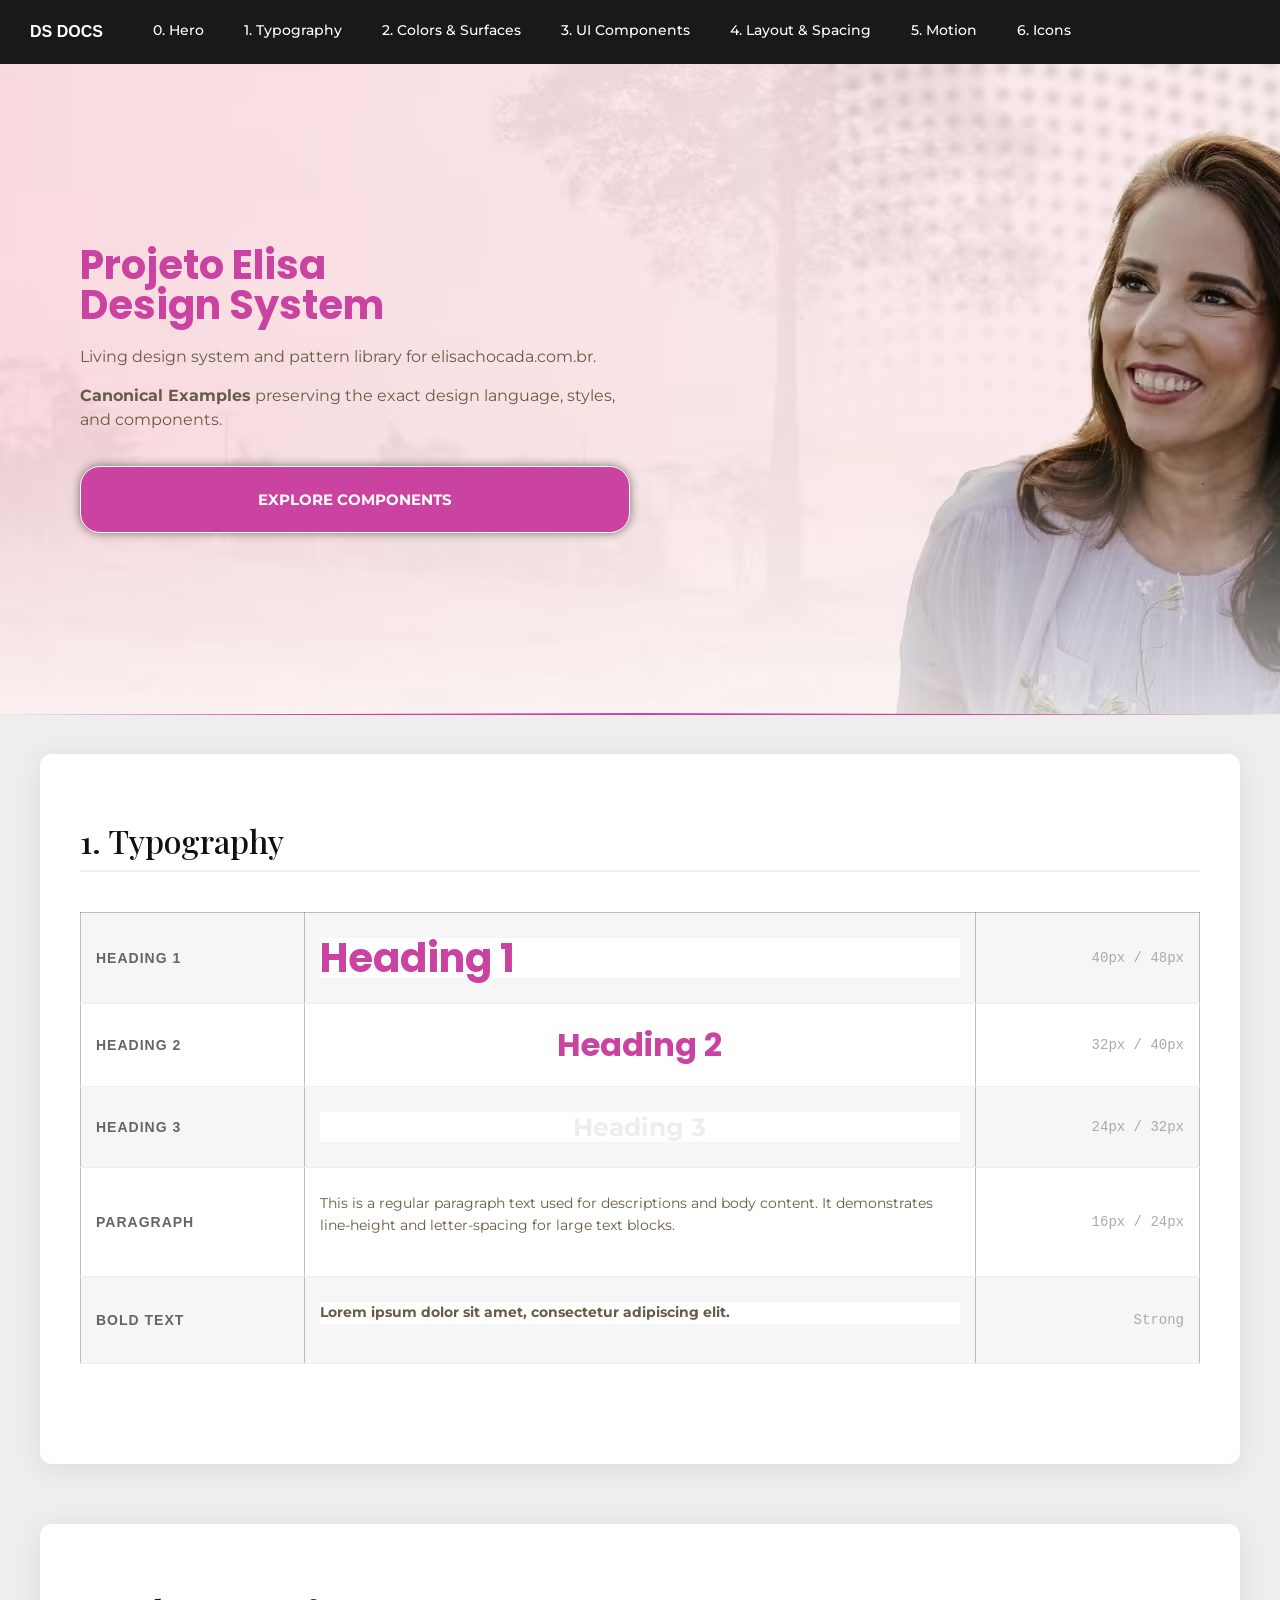
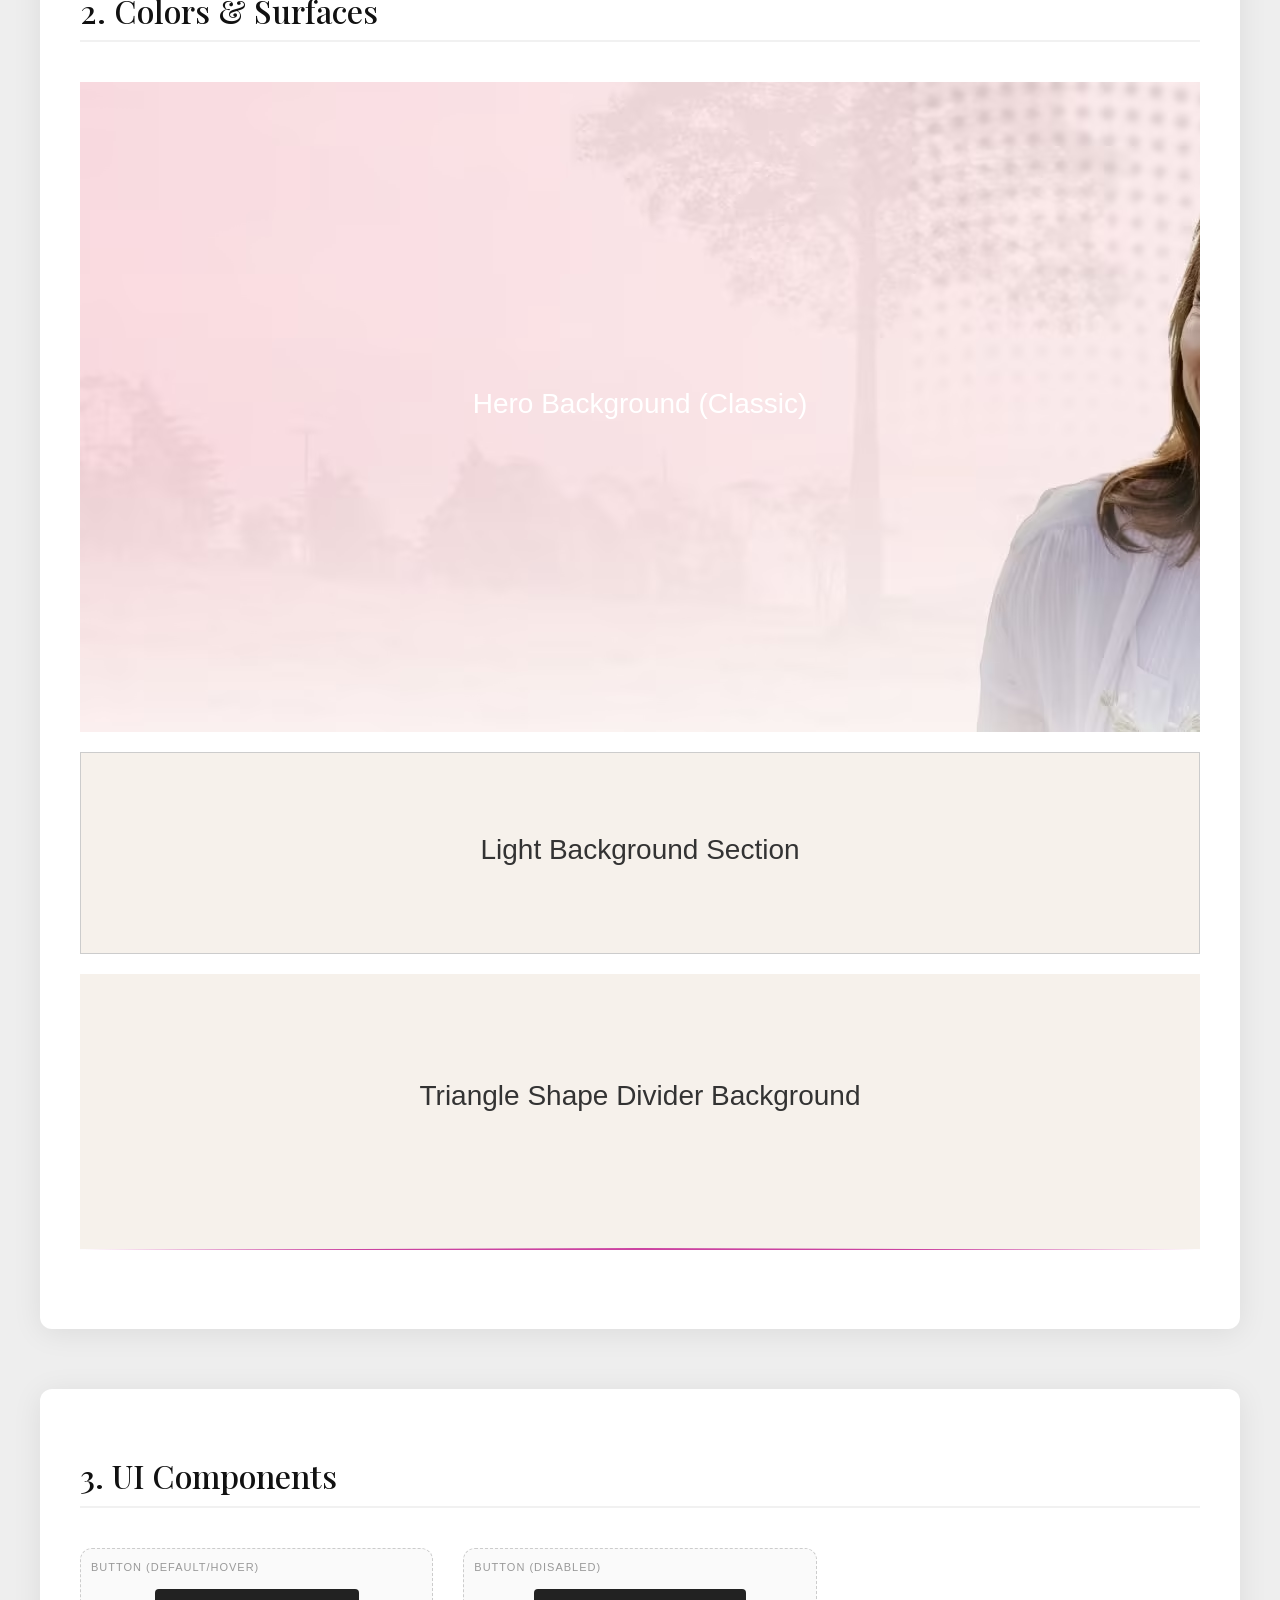
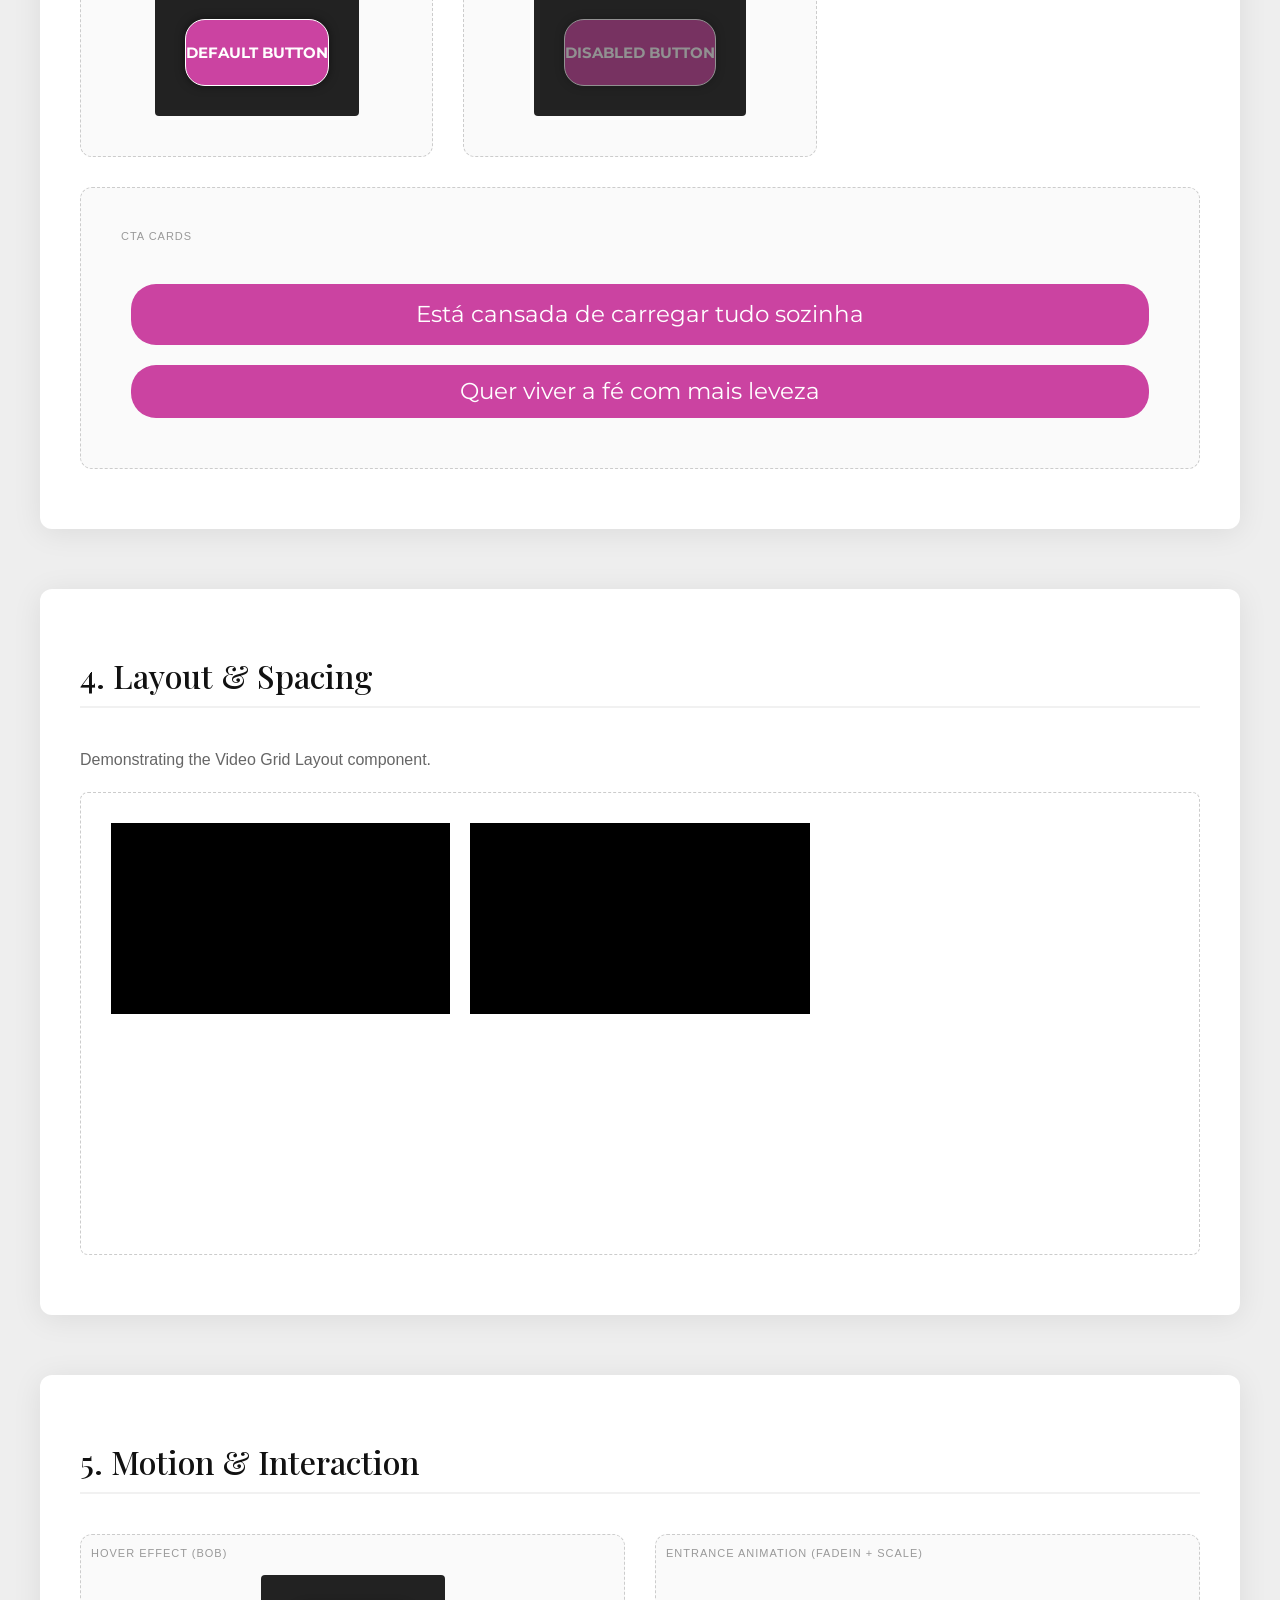
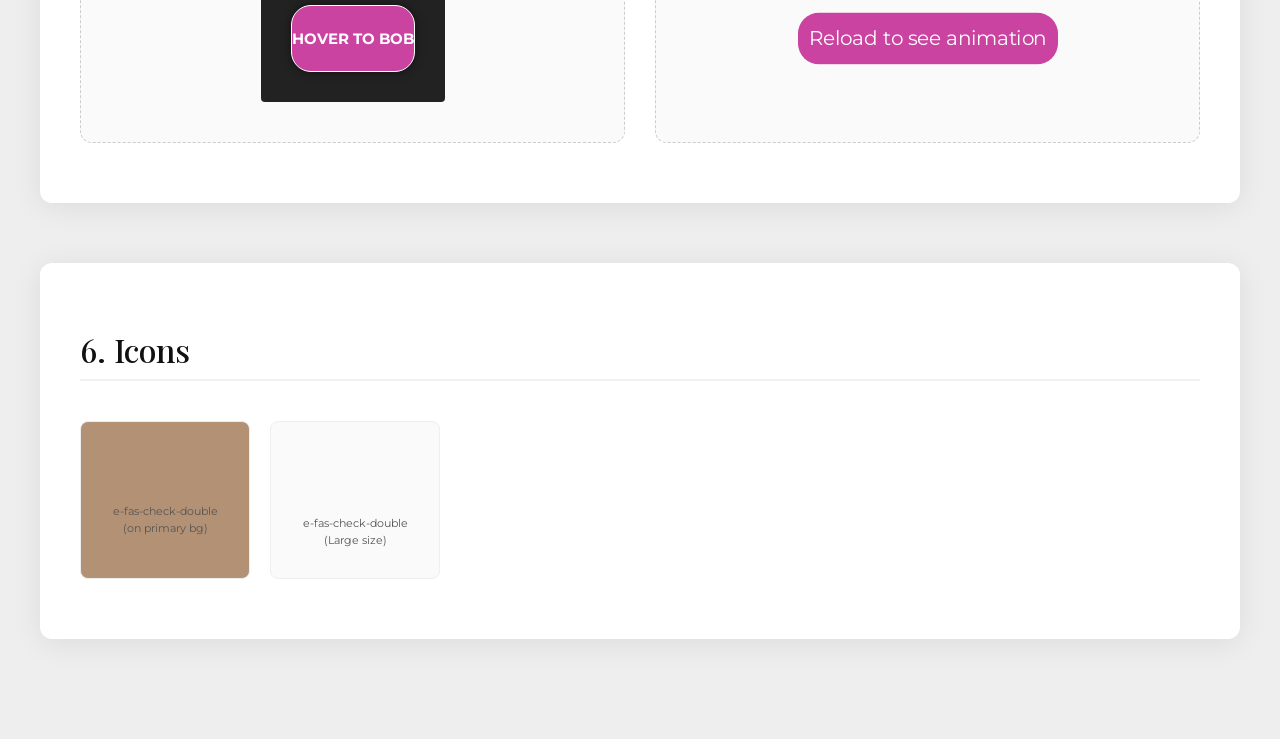
<file: elisachocada.com.br/design-system.html>
<!DOCTYPE html>
<html class="wf-bevietnampro-n3-active wf-bevietnampro-i3-active wf-bevietnampro-n4-active wf-bevietnampro-i4-active wf-bevietnampro-n5-active wf-bevietnampro-i5-active wf-bevietnampro-n7-active wf-bevietnampro-i6-active wf-bevietnampro-n6-active wf-bevietnampro-n8-active wf-bevietnampro-i7-active wf-poppins-n1-active wf-bevietnampro-i9-active wf-bevietnampro-n9-active wf-roboto-n5-active wf-roboto-n7-active wf-roboto-n4-active wf-roboto-n8-active wf-roboto-n3-active wf-roboto-n2-active wf-roboto-n1-active wf-roboto-n6-active wf-roboto-n9-active wf-bevietnampro-i8-active wf-poppins-n3-active wf-roboto-i5-active wf-roboto-i6-active wf-roboto-i4-active wf-roboto-i7-active wf-roboto-i3-active wf-roboto-i9-active wf-roboto-i1-active wf-roboto-i2-active wf-roboto-i8-active wf-poppins-i2-active wf-poppins-n2-active wf-poppins-i1-active wf-montserrat-n7-active wf-montserrat-n2-active wf-montserrat-n5-active wf-montserrat-n1-active wf-montserrat-n9-active wf-montserrat-n6-active wf-montserrat-n3-active wf-montserrat-n4-active wf-montserrat-n8-active wf-poppins-n6-active wf-poppins-i9-active wf-poppins-n9-active wf-poppins-i8-active wf-poppins-n8-active wf-poppins-i7-active wf-poppins-n7-active wf-poppins-i6-active wf-bevietnampro-i2-active wf-bevietnampro-n2-active wf-bevietnampro-i1-active wf-bevietnampro-n1-active wf-playfairdisplay-i5-active wf-playfairdisplay-i6-active wf-playfairdisplay-i9-active wf-playfairdisplay-i1-active wf-playfairdisplay-i2-active wf-playfairdisplay-i3-active wf-playfairdisplay-i4-active wf-playfairdisplay-i7-active wf-playfairdisplay-i8-active wf-playfairdisplay-n5-active wf-playfairdisplay-n7-active wf-playfairdisplay-n1-active wf-playfairdisplay-n2-active wf-playfairdisplay-n3-active wf-playfairdisplay-n4-active wf-playfairdisplay-n8-active wf-playfairdisplay-n6-active wf-playfairdisplay-n9-active wf-montserrat-i3-active wf-montserrat-i4-active wf-montserrat-i1-active wf-montserrat-i9-active wf-montserrat-i6-active wf-montserrat-i2-active wf-montserrat-i5-active wf-montserrat-i7-active wf-montserrat-i8-active wf-poppins-i3-active wf-robotoslab-n2-active wf-robotoslab-i2-active wf-robotoslab-n8-active wf-robotoslab-i8-active wf-robotoslab-n6-active wf-robotoslab-i6-active wf-robotoslab-n7-active wf-robotoslab-i7-active wf-robotoslab-n5-active wf-robotoslab-i5-active wf-robotoslab-n3-active wf-robotoslab-i3-active wf-robotoslab-n9-active wf-robotoslab-i9-active wf-robotoslab-n1-active wf-robotoslab-i1-active wf-robotoslab-n4-active wf-robotoslab-i4-active wf-poppins-i5-active wf-poppins-n5-active wf-poppins-i4-active wf-poppins-n4-active wf-active" lang="pt-BR" style="scroll-behavior: auto;"><head><meta charset="utf-8"/><link crossorigin="" href="https://fonts.gstatic.com/" rel="preconnect"/><title>Design System Showcase</title><meta content="max-image-preview:large" name="robots"/><link href="https://elisachocada.com.br/wp-json/oembed/1.0/embed?url=https%3A%2F%2Felisachocada.com.br%2F" rel="alternate" title="oEmbed (JSON)" type="application/json+oembed"/><link href="https://elisachocada.com.br/wp-json/oembed/1.0/embed?url=https%3A%2F%2Felisachocada.com.br%2F&amp;format=xml" rel="alternate" title="oEmbed (XML)" type="text/xml+oembed"/> <script async="" id="www-widgetapi-script" src="assets/www-widgetapi_35a73af97216.js" type="text/javascript"></script><script src="assets/iframe_api_e16fc868b425.es"></script><script>WebFontConfig={google:{families:["Roboto:100,100italic,200,200italic,300,300italic,400,400italic,500,500italic,600,600italic,700,700italic,800,800italic,900,900italic","Roboto Slab:100,100italic,200,200italic,300,300italic,400,400italic,500,500italic,600,600italic,700,700italic,800,800italic,900,900italic","Poppins:100,100italic,200,200italic,300,300italic,400,400italic,500,500italic,600,600italic,700,700italic,800,800italic,900,900italic","Montserrat:100,100italic,200,200italic,300,300italic,400,400italic,500,500italic,600,600italic,700,700italic,800,800italic,900,900italic","Playfair Display:100,100italic,200,200italic,300,300italic,400,400italic,500,500italic,600,600italic,700,700italic,800,800italic,900,900italic","Be Vietnam Pro:100,100italic,200,200italic,300,300italic,400,400italic,500,500italic,600,600italic,700,700italic,800,800italic,900,900italic"]}};if ( typeof WebFont === "object" && typeof WebFont.load === "function" ) { WebFont.load( WebFontConfig ); }</script><link href="assets/css_52e214b1a09d.css" media="all" rel="stylesheet"/><script data-optimized="1" src="assets/webfontloader_b5858b2a4b89.js"></script><link data-optimized="2" href="assets/b819d53a8469df5f10a57795d48ff1_29e678f27a7d.css" rel="stylesheet"/> <script id="jquery-core-js" src="assets/jquery_42c5b271e36e.js"></script> <link href="https://elisachocada.com.br/wp-json/" rel="https://api.w.org/"/><link href="https://elisachocada.com.br/wp-json/wp/v2/pages/113" rel="alternate" title="JSON" type="application/json"/><link href="https://elisachocada.com.br/xmlrpc.php?rsd" rel="EditURI" title="RSD" type="application/rsd+xml"/><meta content="WordPress 6.9.1" name="generator"/><link href="https://elisachocada.com.br/" rel="canonical"/><link href="https://elisachocada.com.br/" rel="shortlink"/><meta content="Elementor 3.34.1; features: e_font_icon_svg, additional_custom_breakpoints; settings: css_print_method-external, google_font-enabled, font_display-swap" name="generator"/><link href="assets/cropped-Nascidas_amadas_logo_s_486f886843b4.png" rel="icon" sizes="32x32"/><link href="assets/cropped-Nascidas_amadas_logo_s_4c51a9e59bb9.png" rel="icon" sizes="192x192"/><link href="assets/cropped-Nascidas_amadas_logo_s_5879c7b0601b.png" rel="apple-touch-icon"/><meta content="assets/cropped-Nascidas_amadas_logo_s_b3bbb7d7f685.png" name="msapplication-TileImage"/><meta content="width=device-width, initial-scale=1.0, viewport-fit=cover" name="viewport"/><style data-scroll-fix="true">
/* Scroll fixes for offline viewing */
html, body {
    overflow: auto !important;
    overflow-x: hidden !important;
    height: auto !important;
    min-height: 100% !important;
    scroll-behavior: auto !important;
    opacity: 1 !important;
    visibility: visible !important;
}
/* Force visibility - many sites use JS animations for initial display */
body, .wrapper, main, #__next, #app, .page, .content {
    opacity: 1 !important;
    visibility: visible !important;
    transform: none !important;
}
/* Disable loader/preloader overlays */
.loader, .preloader, .loading, [class*="loader"], [class*="preloader"] {
    display: none !important;
    opacity: 0 !important;
}
/* Show elements that might be hidden for animation */
.word-inner, .char, .line, [data-aos], [data-scroll],
.hero-text span, .hero-fade, [class*="hero"] span {
    opacity: 1 !important;
    transform: none !important;
    visibility: visible !important;
}
/* Reset Tailwind animation utility classes */
.translate-y-full, .translate-x-full, .-translate-y-full, .-translate-x-full,
.translate-y-1\/2, .-translate-y-1\/2, .translate-y-\[100\%\], .translate-y-\[110\%\] {
    transform: none !important;
}
/* Force visibility on common hidden-for-animation patterns */
.opacity-0, [class*="opacity-0"] {
    opacity: 1 !important;
}
/* Reset scale transforms used for animations */
.scale-0, .scale-50, .scale-75 {
    transform: none !important;
}
html.lenis, html.lenis-smooth, 
body.lenis, body.lenis-smooth,
.lenis-wrapper, .lenis-content,
[data-lenis-prevent], [data-scroll-container] {
    overflow: visible !important;
    height: auto !important;
}
/* Fix flex containers that might cut off content */
body.flex.items-center,
body.flex.justify-center {
    align-items: flex-start !important;
    min-height: 100vh;
    height: auto !important;
}
/* Ensure main content scrolls */
main, #__next, #__nuxt, #app, .main-content {
    overflow: visible !important;
    height: auto !important;
}
</style>
<style>
.ds-nav { padding: 15px 30px; background: rgba(0,0,0,0.9); position: sticky; top: 0; z-index: 999999; display: flex; gap: 20px; flex-wrap: wrap; backdrop-filter: blur(10px); }
.ds-nav a { text-decoration: none; color: #fff; font-family: 'Montserrat', sans-serif; font-weight: 500; font-size: 14px; transition: 0.3s; padding: 5px 10px; border-radius: 4px;}
.ds-nav a:hover { background: rgba(255,255,255,0.2); }
.ds-container { font-family: sans-serif; background: #eee; padding: 40px 0; }
.ds-section { max-width: 1200px; margin: 0 auto 60px; padding: 60px 40px; background: #fff; border-radius: 12px; box-shadow: 0 4px 30px rgba(0,0,0,0.08); }
.ds-section-title { font-family: 'Playfair Display', serif; font-size: 32px; margin-bottom: 40px; color: #111; border-bottom: 2px solid #f1f1f1; padding-bottom: 10px; }
.ds-spec-table { width: 100%; border-collapse: collapse; margin-bottom: 40px; }
.ds-spec-table th, .ds-spec-table td { border-bottom: 1px solid #eee; padding: 25px 15px; vertical-align: middle; }
.ds-spec-name { font-size: 14px; color: #666; width: 20%; text-transform: uppercase; font-family: sans-serif; font-weight: bold; letter-spacing: 1px;}
.ds-spec-preview { width: 60%; }
.ds-spec-meta { font-family: monospace; font-size: 14px; color: #aaa; width: 20%; text-align: right; }
.ds-component-grid { display: grid; grid-template-columns: repeat(auto-fit, minmax(300px, 1fr)); gap: 30px; }
.ds-component-item { padding: 40px; border: 1px dashed #ccc; border-radius: 12px; position:relative; display: flex; flex-direction: column; gap: 15px; align-items: center; justify-content: center; background: #fafafa; }
.ds-component-title { font-family: sans-serif; font-size: 11px; color: #999; position:absolute; top: 10px; left: 10px; text-transform: uppercase; letter-spacing: 1px;}
.ds-motion-grid { display: grid; grid-template-columns: 1fr 1fr; gap: 30px; }
.ds-icon-grid { display: grid; grid-template-columns: repeat(auto-fill, minmax(150px, 1fr)); gap: 20px; }
.ds-icon-card { display: flex; flex-direction: column; align-items: center; justify-content: center; padding: 30px; border: 1px solid #eee; border-radius: 8px; background: #fafafa; }
.ds-icon-name { font-family: 'Montserrat', sans-serif; font-size: 11px; margin-top: 15px; color: #555; text-align: center;}
</style>
</head>
<body class="home wp-singular page-template-default page page-id-113 wp-embed-responsive wp-theme-hello-elementor hello-elementor-default elementor-default elementor-template-canvas elementor-kit-7 elementor-page elementor-page-113 e--ua-blink e--ua-mac e--ua-webkit litespeed_lazyloaded" data-elementor-device-mode="desktop" style="scroll-behavior: auto;">

<nav class="ds-nav">
<strong style="color:white; font-family:sans-serif; margin-right: 20px; padding: 5px 0;">DS DOCS</strong>
<a href="#ds-hero">0. Hero</a>
<a href="#ds-typography">1. Typography</a>
<a href="#ds-colors">2. Colors & Surfaces</a>
<a href="#ds-components">3. UI Components</a>
<a href="#ds-layout">4. Layout & Spacing</a>
<a href="#ds-motion">5. Motion</a>
<a href="#ds-icons">6. Icons</a>
</nav>

<div class="elementor elementor-113" id="ds-hero" style="margin-bottom:0;">
<div class="elementor-element elementor-element-64ac670 e-flex e-con-boxed e-con e-parent e-lazyloaded" data-element_type="container" data-id="64ac670" data-settings='{"background_background":"classic","shape_divider_bottom":"triangle"}'>
<div class="e-con-inner">
<div aria-hidden="true" class="elementor-shape elementor-shape-bottom" data-negative="false">
<svg preserveaspectratio="none" viewbox="0 0 1000 100" xmlns="http://www.w3.org/2000/svg">
<path class="elementor-shape-fill" d="M500,98.9L0,6.1V0h1000v6.1L500,98.9z"></path>
</svg>
</div>
<div class="elementor-element elementor-element-a2f43da e-con-full e-flex e-con e-child" data-element_type="container" data-id="a2f43da">
<div class="elementor-element elementor-element-ed208be elementor-widget elementor-widget-heading" data-element_type="widget" data-id="ed208be" data-widget_type="heading.default">
<h1 class="elementor-heading-title elementor-size-default">Projeto Elisa<br>Design System</h1>
</div>
<div class="elementor-element elementor-element-19a9c22 elementor-widget elementor-widget-text-editor" data-element_type="widget" data-id="19a9c22" data-widget_type="text-editor.default">
<p>Living design system and pattern library for elisachocada.com.br.</p>
<p><strong>Canonical Examples</strong> preserving the exact design language, styles, and components.</p>
</div>
<div class="elementor-element elementor-element-e7ed88a elementor-align-justify elementor-widget elementor-widget-button" data-element_type="widget" data-id="e7ed88a" data-widget_type="button.default">
<a class="elementor-button elementor-button-link elementor-size-sm elementor-animation-bob" href="#">
<span class="elementor-button-content-wrapper">
<span class="elementor-button-text">EXPLORE COMPONENTS</span>
</span>
</a>
</div>
</div>
<div class="elementor-element elementor-element-41fbff0 e-con-full e-flex e-con e-child" data-element_type="container" data-id="41fbff0">
<div class="elementor-element elementor-element-6e318d5 elementor-widget elementor-widget-spacer" data-element_type="widget" data-id="6e318d5" data-widget_type="spacer.default">
<div class="elementor-spacer">
<div class="elementor-spacer-inner"></div>
</div>
</div>
</div>
</div>
</div>
</div>

<div class="ds-container">
<section id="ds-typography" class="ds-section">
<h2 class="ds-section-title">1. Typography</h2>
<table class="ds-spec-table">
<tr>
<td class="ds-spec-name">Heading 1</td>
<td class="ds-spec-preview">
<div class="elementor elementor-113" style="background:#fff; color:#000;">
<div class="elementor-element elementor-element-ed208be elementor-widget elementor-widget-heading" data-element_type="widget" data-id="ed208be" data-widget_type="heading.default"><h1 class="elementor-heading-title elementor-size-default">Heading 1</h1></div>
</div>
</td>
<td class="ds-spec-meta">40px / 48px</td>
</tr>
<tr>
<td class="ds-spec-name">Heading 2</td>
<td class="ds-spec-preview">
<div class="elementor elementor-113" style="background:#fff; color:#000;">
<div class="elementor-element elementor-element-79f5afd elementor-widget elementor-widget-heading" data-element_type="widget" data-id="79f5afd" data-widget_type="heading.default"><h2 class="elementor-heading-title elementor-size-default">Heading 2</h2></div>
</div>
</td>
<td class="ds-spec-meta">32px / 40px</td>
</tr>
<tr>
<td class="ds-spec-name">Heading 3</td>
<td class="ds-spec-preview">
<div class="elementor elementor-113" style="background:#fff; color:#000;">
<div class="elementor-element elementor-element-32c91c2 elementor-widget__width-initial elementor-widget-mobile__width-initial elementor-widget elementor-widget-heading" data-element_type="widget" data-id="32c91c2" data-widget_type="heading.default"><h3 class="elementor-heading-title elementor-size-default">Heading 3</h3></div>
</div>
</td>
<td class="ds-spec-meta">24px / 32px</td>
</tr>
<tr>
<td class="ds-spec-name">Paragraph</td>
<td class="ds-spec-preview">
<div class="elementor elementor-113" style="background:#fff; color:#000;">
<div class="elementor-element elementor-element-19a9c22 elementor-widget elementor-widget-text-editor" data-element_type="widget" data-id="19a9c22" data-widget_type="text-editor.default"><p>This is a regular paragraph text used for descriptions and body content. It demonstrates line-height and letter-spacing for large text blocks.</p></div>
</div>
</td>
<td class="ds-spec-meta">16px / 24px</td>
</tr>
<tr>
<td class="ds-spec-name">Bold Text</td>
<td class="ds-spec-preview">
<div class="elementor elementor-113" style="background:#fff; color:#000;">
<div class="elementor-element elementor-element-19a9c22 elementor-widget elementor-widget-text-editor" data-element_type="widget" data-id="19a9c22" data-widget_type="text-editor.default"><p><strong>Lorem ipsum dolor sit amet, consectetur adipiscing elit.</strong></p></div>
</div>
</td>
<td class="ds-spec-meta">Strong</td>
</tr>
</table>
</section>

<section id="ds-colors" class="ds-section">
<h2 class="ds-section-title">2. Colors & Surfaces</h2>
<div class="elementor elementor-113">
<div style="margin-bottom: 20px;">
<div class="elementor-element elementor-element-64ac670 e-flex e-con-boxed e-con e-parent e-lazyloaded" data-element_type="container" data-id="64ac670" data-settings='{"background_background":"classic","shape_divider_bottom":"triangle"}'>
<div class="e-con-inner" style="min-height:200px; display:flex; align-items:center; justify-content:center;">
<h3 style="color:#fff; font-family:sans-serif;">Hero Background (Classic)</h3>
</div>
</div>
</div>
<div style="margin-bottom: 20px; border:1px solid #ccc;">
<div class="elementor-element elementor-element-6a889bf e-flex e-con-boxed e-con e-parent e-lazyloaded" data-element_type="container" data-id="6a889bf" data-settings='{"background_background":"classic"}'>
<div class="e-con-inner" style="min-height:200px; display:flex; align-items:center; justify-content:center;">
<h3 style="font-family:sans-serif;">Light Background Section</h3>
</div>
</div>
</div>
<div style="margin-bottom: 20px;">
<div class="elementor-element elementor-element-dea01bf e-flex e-con-boxed e-con e-parent e-lazyloaded" data-element_type="container" data-id="dea01bf" data-settings='{"background_background":"classic","shape_divider_bottom":"triangle"}'>
<div class="e-con-inner">
<div aria-hidden="true" class="elementor-shape elementor-shape-bottom" data-negative="false">
<svg preserveaspectratio="none" viewbox="0 0 1000 100" xmlns="http://www.w3.org/2000/svg">
<path class="elementor-shape-fill" d="M500,98.9L0,6.1V0h1000v6.1L500,98.9z"></path>
</svg>
</div>
<div style="min-height:200px; display:flex; align-items:center; justify-content:center;">
<h3 style="font-family:sans-serif;">Triangle Shape Divider Background</h3>
</div>
</div>
</div>
</div>
</div>
</section>

<section id="ds-components" class="ds-section">
<h2 class="ds-section-title">3. UI Components</h2>
<div class="elementor elementor-113 ds-component-grid">
<div class="ds-component-item">
<span class="ds-component-title">Button (Default/Hover)</span>
<div style="background:#222; padding:30px; display:inline-block; border-radius:4px;">
<div class="elementor-element elementor-element-e7ed88a elementor-align-justify elementor-widget elementor-widget-button" data-element_type="widget" data-id="e7ed88a" data-widget_type="button.default">
<a class="elementor-button elementor-button-link elementor-size-sm elementor-animation-bob" href="#">
<span class="elementor-button-content-wrapper">
<span class="elementor-button-text">DEFAULT BUTTON</span>
</span>
</a>
</div>
</div>
</div>
<div class="ds-component-item">
<span class="ds-component-title">Button (Disabled)</span>
<div style="background:#222; padding:30px; display:inline-block; border-radius:4px;">
<div class="elementor-element elementor-element-e7ed88a elementor-align-justify elementor-widget elementor-widget-button" data-element_type="widget" data-id="e7ed88a" data-widget_type="button.default">
<a class="elementor-button elementor-button-link elementor-size-sm elementor-animation-bob" href="#" disabled style="opacity:0.5; cursor:not-allowed;">
<span class="elementor-button-content-wrapper">
<span class="elementor-button-text">DISABLED BUTTON</span>
</span>
</a>
</div>
</div>
</div>
<div class="ds-component-item" style="grid-column: 1 / -1; align-items:stretch; background: #fafafa;">
<span class="ds-component-title" style="position:static; margin-bottom:15px; display:block;">CTA CARDS</span>
<div class="elementor-element elementor-element-2f6e852 e-con-full e-flex e-con e-child" data-element_type="container" data-id="2f6e852">
<div class="elementor-element elementor-element-7d1021f elementor-cta--skin-classic elementor-animated-content elementor-bg-transform elementor-bg-transform-zoom-in elementor-widget elementor-widget-call-to-action animated fadeIn" data-element_type="widget" data-id="7d1021f" data-settings='{"_animation":"fadeIn"}' data-widget_type="call-to-action.default"><div class="elementor-cta"><div class="elementor-cta__content">
<span class="elementor-cta__title elementor-cta__content-item elementor-content-item">Está cansada de carregar tudo sozinha</span></div></div></div>
<div class="elementor-element elementor-element-52f7149 elementor-cta--skin-classic elementor-animated-content elementor-bg-transform elementor-bg-transform-zoom-in elementor-widget elementor-widget-call-to-action animated fadeIn" data-element_type="widget" data-id="52f7149" data-settings='{"_animation":"fadeIn"}' data-widget_type="call-to-action.default"><div class="elementor-cta"><div class="elementor-cta__content"><h2 class="elementor-cta__title elementor-cta__content-item elementor-content-item">Quer viver a fé com mais leveza</h2></div></div></div>
</div>
</div>
</div>
</section>

<section id="ds-layout" class="ds-section">
<h2 class="ds-section-title">4. Layout & Spacing</h2>
<p style="margin-bottom:20px; font-family:sans-serif; color:#666;">Demonstrating the Video Grid Layout component.</p>
<div class="elementor elementor-113">
<div style="background:#fff; border:1px dashed #ccc; padding: 20px; border-radius: 8px;">
<div class="elementor-element elementor-element-fce0d35 e-con-full e-grid e-con e-child" data-element_type="container" data-id="fce0d35">
<div class="elementor-element elementor-element-77daaf2 elementor-widget elementor-widget-video" data-element_type="widget" data-id="77daaf2" data-settings='{"youtube_url":"https:\/\/youtube.com\/shorts\/AhhC7MO8Xqg","video_type":"youtube","controls":"yes"}' data-widget_type="video.default"><div class="elementor-wrapper elementor-open-inline"><iframe allow="accelerometer; autoplay; clipboard-write; encrypted-media; gyroscope; picture-in-picture; web-share" allowfullscreen="" class="elementor-video" frameborder="0" height="360" id="widget2" referrerpolicy="strict-origin-when-cross-origin" src="https://www.youtube.com/embed/AhhC7MO8Xqg?controls=1&amp;rel=0&amp;playsinline=0&amp;cc_load_policy=0&amp;autoplay=0&amp;enablejsapi=1&amp;origin=https%3A%2F%2Felisachocada.com.br&amp;widgetid=1&amp;forigin=https%3A%2F%2Felisachocada.com.br%2F&amp;aoriginsup=1&amp;vf=1" title="Depoimento de Andressa" width="640"></iframe></div></div>
<div class="elementor-element elementor-element-469470c elementor-widget elementor-widget-video" data-element_type="widget" data-id="469470c" data-settings='{"youtube_url":"https:\/\/youtu.be\/V78_T9GU_t4","video_type":"youtube","controls":"yes"}' data-widget_type="video.default"><div class="elementor-wrapper elementor-open-inline"><iframe allow="accelerometer; autoplay; clipboard-write; encrypted-media; gyroscope; picture-in-picture; web-share" allowfullscreen="" class="elementor-video" frameborder="0" height="360" id="widget4" referrerpolicy="strict-origin-when-cross-origin" src="https://www.youtube.com/embed/V78_T9GU_t4?controls=1&amp;rel=0&amp;playsinline=0&amp;cc_load_policy=0&amp;autoplay=0&amp;enablejsapi=1&amp;origin=https%3A%2F%2Felisachocada.com.br&amp;widgetid=3&amp;forigin=https%3A%2F%2Felisachocada.com.br%2F&amp;aoriginsup=1&amp;vf=1" title="Depoimento de Beatriz" width="640"></iframe></div></div>
</div>
</div>
</div>
</section>

<section id="ds-motion" class="ds-section">
<h2 class="ds-section-title">5. Motion & Interaction</h2>
<div class="elementor elementor-113 ds-motion-grid">
<div class="ds-component-item">
<span class="ds-component-title">Hover Effect (Bob)</span>
<div style="background:#222; padding:30px; border-radius:4px;">
<div class="elementor-element elementor-element-e7ed88a elementor-align-justify elementor-widget elementor-widget-button" data-element_type="widget" data-id="e7ed88a" data-widget_type="button.default">
<a class="elementor-button elementor-button-link elementor-size-sm elementor-animation-bob" href="#">
<span class="elementor-button-content-wrapper">
<span class="elementor-button-text">HOVER TO BOB</span>
</span>
</a>
</div>
</div>
</div>
<div class="ds-component-item" style="overflow:hidden;">
<span class="ds-component-title">Entrance Animation (FadeIn + Scale)</span>
<div class="elementor-element elementor-element-7d1021f elementor-cta--skin-classic elementor-animated-content elementor-bg-transform elementor-bg-transform-zoom-in elementor-widget elementor-widget-call-to-action animated fadeIn" data-element_type="widget" data-id="7d1021f" data-settings='{"_animation":"fadeIn"}' data-widget_type="call-to-action.default" style="transform: scale(0.85);"><div class="elementor-cta"><div class="elementor-cta__content">
<span class="elementor-cta__title elementor-cta__content-item elementor-content-item">Reload to see animation</span></div></div></div>
</div>
</div>
</section>

<section id="ds-icons" class="ds-section">
<h2 class="ds-section-title">6. Icons</h2>
<div class="ds-icon-grid">
<div class="ds-icon-card elementor elementor-113" style="background:#b39174; color:#fff;">
<div class="elementor-icon-list-item" style="display:flex; justify-content:center;">
<span class="elementor-icon-list-icon">
<svg aria-hidden="true" class="e-font-icon-svg e-fas-check-double" viewbox="0 0 512 512" xmlns="http://www.w3.org/2000/svg"><path d="M505 174.8l-39.6-39.6c-9.4-9.4-24.6-9.4-33.9 0L192 374.7 80.6 263.2c-9.4-9.4-24.6-9.4-33.9 0L7 302.9c-9.4 9.4-9.4 24.6 0 34L175 505c9.4 9.4 24.6 9.4 33.9 0l296-296.2c9.4-9.5 9.4-24.7.1-34zm-324.3 106c6.2 6.3 16.4 6.3 22.6 0l208-208.2c6.2-6.3 6.2-16.4 0-22.6L366.1 4.7c-6.2-6.3-16.4-6.3-22.6 0L192 156.2l-55.4-55.5c-6.2-6.3-16.4-6.3-22.6 0L68.7 146c-6.2 6.3-6.2 16.4 0 22.6l112 112.2z"></path></svg> </span>
</div>
<div class="ds-icon-name">e-fas-check-double (on primary bg)</div>
</div>
<div class="ds-icon-card elementor elementor-113" style="color:#000;">
<div class="elementor-icon-list-item" style="font-size:32px; display:flex; justify-content:center;">
<span class="elementor-icon-list-icon">
<svg aria-hidden="true" class="e-font-icon-svg e-fas-check-double" viewbox="0 0 512 512" xmlns="http://www.w3.org/2000/svg"><path d="M505 174.8l-39.6-39.6c-9.4-9.4-24.6-9.4-33.9 0L192 374.7 80.6 263.2c-9.4-9.4-24.6-9.4-33.9 0L7 302.9c-9.4 9.4-9.4 24.6 0 34L175 505c9.4 9.4 24.6 9.4 33.9 0l296-296.2c9.4-9.5 9.4-24.7.1-34zm-324.3 106c6.2 6.3 16.4 6.3 22.6 0l208-208.2c6.2-6.3 6.2-16.4 0-22.6L366.1 4.7c-6.2-6.3-16.4-6.3-22.6 0L192 156.2l-55.4-55.5c-6.2-6.3-16.4-6.3-22.6 0L68.7 146c-6.2 6.3-6.2 16.4 0 22.6l112 112.2z"></path></svg> </span>
</div>
<div class="ds-icon-name">e-fas-check-double (Large size)</div>
</div>
</div>
</section>

</div>
<script type="speculationrules">{"prefetch":[{"source":"document","where":{"and":[{"href_matches":"/*"},{"not":{"href_matches":["/wp-*.php","/wp-admin/*","/wp-content/uploads/*","/wp-content/*","/wp-content/plugins/*","/wp-content/themes/hello-elementor/*","/*\\?(.+)"]}},{"not":{"selector_matches":"a[rel~=\"nofollow\"]"}},{"not":{"selector_matches":".no-prefetch, .no-prefetch a"}}]},"eagerness":"conservative"}]}</script> 
</body></html>
</file>
<file: elisachocada.com.br/assets/css_52e214b1a09d.css>
/* vietnamese */
@font-face {
  font-family: 'Be Vietnam Pro';
  font-style: italic;
  font-weight: 100;
  src: url("QdVLSTAyLFyeg_IDWvOJmVES_HwyPR_a56fddeeddd2.woff2") format('woff2');
  unicode-range: U+0102-0103, U+0110-0111, U+0128-0129, U+0168-0169, U+01A0-01A1, U+01AF-01B0, U+0300-0301, U+0303-0304, U+0308-0309, U+0323, U+0329, U+1EA0-1EF9, U+20AB;
}
/* latin-ext */
@font-face {
  font-family: 'Be Vietnam Pro';
  font-style: italic;
  font-weight: 100;
  src: url("QdVLSTAyLFyeg_IDWvOJmVES_HwyPR_3c0be27b1596.woff2") format('woff2');
  unicode-range: U+0100-02BA, U+02BD-02C5, U+02C7-02CC, U+02CE-02D7, U+02DD-02FF, U+0304, U+0308, U+0329, U+1D00-1DBF, U+1E00-1E9F, U+1EF2-1EFF, U+2020, U+20A0-20AB, U+20AD-20C0, U+2113, U+2C60-2C7F, U+A720-A7FF;
}
/* latin */
@font-face {
  font-family: 'Be Vietnam Pro';
  font-style: italic;
  font-weight: 100;
  src: url("QdVLSTAyLFyeg_IDWvOJmVES_HwyPR_343dadd22098.woff2") format('woff2');
  unicode-range: U+0000-00FF, U+0131, U+0152-0153, U+02BB-02BC, U+02C6, U+02DA, U+02DC, U+0304, U+0308, U+0329, U+2000-206F, U+20AC, U+2122, U+2191, U+2193, U+2212, U+2215, U+FEFF, U+FFFD;
}
/* vietnamese */
@font-face {
  font-family: 'Be Vietnam Pro';
  font-style: italic;
  font-weight: 200;
  src: url("QdVKSTAyLFyeg_IDWvOJmVES_HwyPb_e1340f1622e5.woff2") format('woff2');
  unicode-range: U+0102-0103, U+0110-0111, U+0128-0129, U+0168-0169, U+01A0-01A1, U+01AF-01B0, U+0300-0301, U+0303-0304, U+0308-0309, U+0323, U+0329, U+1EA0-1EF9, U+20AB;
}
/* latin-ext */
@font-face {
  font-family: 'Be Vietnam Pro';
  font-style: italic;
  font-weight: 200;
  src: url("QdVKSTAyLFyeg_IDWvOJmVES_HwyPb_049b70cb520b.woff2") format('woff2');
  unicode-range: U+0100-02BA, U+02BD-02C5, U+02C7-02CC, U+02CE-02D7, U+02DD-02FF, U+0304, U+0308, U+0329, U+1D00-1DBF, U+1E00-1E9F, U+1EF2-1EFF, U+2020, U+20A0-20AB, U+20AD-20C0, U+2113, U+2C60-2C7F, U+A720-A7FF;
}
/* latin */
@font-face {
  font-family: 'Be Vietnam Pro';
  font-style: italic;
  font-weight: 200;
  src: url("QdVKSTAyLFyeg_IDWvOJmVES_HwyPb_c2831aa568b8.woff2") format('woff2');
  unicode-range: U+0000-00FF, U+0131, U+0152-0153, U+02BB-02BC, U+02C6, U+02DA, U+02DC, U+0304, U+0308, U+0329, U+2000-206F, U+20AC, U+2122, U+2191, U+2193, U+2212, U+2215, U+FEFF, U+FFFD;
}
/* vietnamese */
@font-face {
  font-family: 'Be Vietnam Pro';
  font-style: italic;
  font-weight: 300;
  src: url("QdVKSTAyLFyeg_IDWvOJmVES_HwyPd_ad5d00c9a249.woff2") format('woff2');
  unicode-range: U+0102-0103, U+0110-0111, U+0128-0129, U+0168-0169, U+01A0-01A1, U+01AF-01B0, U+0300-0301, U+0303-0304, U+0308-0309, U+0323, U+0329, U+1EA0-1EF9, U+20AB;
}
/* latin-ext */
@font-face {
  font-family: 'Be Vietnam Pro';
  font-style: italic;
  font-weight: 300;
  src: url("QdVKSTAyLFyeg_IDWvOJmVES_HwyPd_1f0f3fd49426.woff2") format('woff2');
  unicode-range: U+0100-02BA, U+02BD-02C5, U+02C7-02CC, U+02CE-02D7, U+02DD-02FF, U+0304, U+0308, U+0329, U+1D00-1DBF, U+1E00-1E9F, U+1EF2-1EFF, U+2020, U+20A0-20AB, U+20AD-20C0, U+2113, U+2C60-2C7F, U+A720-A7FF;
}
/* latin */
@font-face {
  font-family: 'Be Vietnam Pro';
  font-style: italic;
  font-weight: 300;
  src: url("QdVKSTAyLFyeg_IDWvOJmVES_HwyPd_f94ab8dbecc5.woff2") format('woff2');
  unicode-range: U+0000-00FF, U+0131, U+0152-0153, U+02BB-02BC, U+02C6, U+02DA, U+02DC, U+0304, U+0308, U+0329, U+2000-206F, U+20AC, U+2122, U+2191, U+2193, U+2212, U+2215, U+FEFF, U+FFFD;
}
/* vietnamese */
@font-face {
  font-family: 'Be Vietnam Pro';
  font-style: italic;
  font-weight: 400;
  src: url("QdVNSTAyLFyeg_IDWvOJmVES_HwyNX_7bf04e1e0f9a.woff2") format('woff2');
  unicode-range: U+0102-0103, U+0110-0111, U+0128-0129, U+0168-0169, U+01A0-01A1, U+01AF-01B0, U+0300-0301, U+0303-0304, U+0308-0309, U+0323, U+0329, U+1EA0-1EF9, U+20AB;
}
/* latin-ext */
@font-face {
  font-family: 'Be Vietnam Pro';
  font-style: italic;
  font-weight: 400;
  src: url("QdVNSTAyLFyeg_IDWvOJmVES_HwyNX_737417b164fe.woff2") format('woff2');
  unicode-range: U+0100-02BA, U+02BD-02C5, U+02C7-02CC, U+02CE-02D7, U+02DD-02FF, U+0304, U+0308, U+0329, U+1D00-1DBF, U+1E00-1E9F, U+1EF2-1EFF, U+2020, U+20A0-20AB, U+20AD-20C0, U+2113, U+2C60-2C7F, U+A720-A7FF;
}
/* latin */
@font-face {
  font-family: 'Be Vietnam Pro';
  font-style: italic;
  font-weight: 400;
  src: url("QdVNSTAyLFyeg_IDWvOJmVES_HwyNX_6d48a891eee8.woff2") format('woff2');
  unicode-range: U+0000-00FF, U+0131, U+0152-0153, U+02BB-02BC, U+02C6, U+02DA, U+02DC, U+0304, U+0308, U+0329, U+2000-206F, U+20AC, U+2122, U+2191, U+2193, U+2212, U+2215, U+FEFF, U+FFFD;
}
/* vietnamese */
@font-face {
  font-family: 'Be Vietnam Pro';
  font-style: italic;
  font-weight: 500;
  src: url("QdVKSTAyLFyeg_IDWvOJmVES_HwyPY_e6dbb895d361.woff2") format('woff2');
  unicode-range: U+0102-0103, U+0110-0111, U+0128-0129, U+0168-0169, U+01A0-01A1, U+01AF-01B0, U+0300-0301, U+0303-0304, U+0308-0309, U+0323, U+0329, U+1EA0-1EF9, U+20AB;
}
/* latin-ext */
@font-face {
  font-family: 'Be Vietnam Pro';
  font-style: italic;
  font-weight: 500;
  src: url("QdVKSTAyLFyeg_IDWvOJmVES_HwyPY_e164c205e488.woff2") format('woff2');
  unicode-range: U+0100-02BA, U+02BD-02C5, U+02C7-02CC, U+02CE-02D7, U+02DD-02FF, U+0304, U+0308, U+0329, U+1D00-1DBF, U+1E00-1E9F, U+1EF2-1EFF, U+2020, U+20A0-20AB, U+20AD-20C0, U+2113, U+2C60-2C7F, U+A720-A7FF;
}
/* latin */
@font-face {
  font-family: 'Be Vietnam Pro';
  font-style: italic;
  font-weight: 500;
  src: url("QdVKSTAyLFyeg_IDWvOJmVES_HwyPY_3024e7024251.woff2") format('woff2');
  unicode-range: U+0000-00FF, U+0131, U+0152-0153, U+02BB-02BC, U+02C6, U+02DA, U+02DC, U+0304, U+0308, U+0329, U+2000-206F, U+20AC, U+2122, U+2191, U+2193, U+2212, U+2215, U+FEFF, U+FFFD;
}
/* vietnamese */
@font-face {
  font-family: 'Be Vietnam Pro';
  font-style: italic;
  font-weight: 600;
  src: url("QdVKSTAyLFyeg_IDWvOJmVES_HwyPa_c851d9382be4.woff2") format('woff2');
  unicode-range: U+0102-0103, U+0110-0111, U+0128-0129, U+0168-0169, U+01A0-01A1, U+01AF-01B0, U+0300-0301, U+0303-0304, U+0308-0309, U+0323, U+0329, U+1EA0-1EF9, U+20AB;
}
/* latin-ext */
@font-face {
  font-family: 'Be Vietnam Pro';
  font-style: italic;
  font-weight: 600;
  src: url("QdVKSTAyLFyeg_IDWvOJmVES_HwyPa_bedf23e73ed7.woff2") format('woff2');
  unicode-range: U+0100-02BA, U+02BD-02C5, U+02C7-02CC, U+02CE-02D7, U+02DD-02FF, U+0304, U+0308, U+0329, U+1D00-1DBF, U+1E00-1E9F, U+1EF2-1EFF, U+2020, U+20A0-20AB, U+20AD-20C0, U+2113, U+2C60-2C7F, U+A720-A7FF;
}
/* latin */
@font-face {
  font-family: 'Be Vietnam Pro';
  font-style: italic;
  font-weight: 600;
  src: url("QdVKSTAyLFyeg_IDWvOJmVES_HwyPa_4e700417b913.woff2") format('woff2');
  unicode-range: U+0000-00FF, U+0131, U+0152-0153, U+02BB-02BC, U+02C6, U+02DA, U+02DC, U+0304, U+0308, U+0329, U+2000-206F, U+20AC, U+2122, U+2191, U+2193, U+2212, U+2215, U+FEFF, U+FFFD;
}
/* vietnamese */
@font-face {
  font-family: 'Be Vietnam Pro';
  font-style: italic;
  font-weight: 700;
  src: url("QdVKSTAyLFyeg_IDWvOJmVES_HwyPc_b47647f1867a.woff2") format('woff2');
  unicode-range: U+0102-0103, U+0110-0111, U+0128-0129, U+0168-0169, U+01A0-01A1, U+01AF-01B0, U+0300-0301, U+0303-0304, U+0308-0309, U+0323, U+0329, U+1EA0-1EF9, U+20AB;
}
/* latin-ext */
@font-face {
  font-family: 'Be Vietnam Pro';
  font-style: italic;
  font-weight: 700;
  src: url("QdVKSTAyLFyeg_IDWvOJmVES_HwyPc_516b2d48a725.woff2") format('woff2');
  unicode-range: U+0100-02BA, U+02BD-02C5, U+02C7-02CC, U+02CE-02D7, U+02DD-02FF, U+0304, U+0308, U+0329, U+1D00-1DBF, U+1E00-1E9F, U+1EF2-1EFF, U+2020, U+20A0-20AB, U+20AD-20C0, U+2113, U+2C60-2C7F, U+A720-A7FF;
}
/* latin */
@font-face {
  font-family: 'Be Vietnam Pro';
  font-style: italic;
  font-weight: 700;
  src: url("QdVKSTAyLFyeg_IDWvOJmVES_HwyPc_f86fed02be6a.woff2") format('woff2');
  unicode-range: U+0000-00FF, U+0131, U+0152-0153, U+02BB-02BC, U+02C6, U+02DA, U+02DC, U+0304, U+0308, U+0329, U+2000-206F, U+20AC, U+2122, U+2191, U+2193, U+2212, U+2215, U+FEFF, U+FFFD;
}
/* vietnamese */
@font-face {
  font-family: 'Be Vietnam Pro';
  font-style: italic;
  font-weight: 800;
  src: url("QdVKSTAyLFyeg_IDWvOJmVES_HwyPd_c2c68dfe14db.woff2") format('woff2');
  unicode-range: U+0102-0103, U+0110-0111, U+0128-0129, U+0168-0169, U+01A0-01A1, U+01AF-01B0, U+0300-0301, U+0303-0304, U+0308-0309, U+0323, U+0329, U+1EA0-1EF9, U+20AB;
}
/* latin-ext */
@font-face {
  font-family: 'Be Vietnam Pro';
  font-style: italic;
  font-weight: 800;
  src: url("QdVKSTAyLFyeg_IDWvOJmVES_HwyPd_72862e41ae6a.woff2") format('woff2');
  unicode-range: U+0100-02BA, U+02BD-02C5, U+02C7-02CC, U+02CE-02D7, U+02DD-02FF, U+0304, U+0308, U+0329, U+1D00-1DBF, U+1E00-1E9F, U+1EF2-1EFF, U+2020, U+20A0-20AB, U+20AD-20C0, U+2113, U+2C60-2C7F, U+A720-A7FF;
}
/* latin */
@font-face {
  font-family: 'Be Vietnam Pro';
  font-style: italic;
  font-weight: 800;
  src: url("QdVKSTAyLFyeg_IDWvOJmVES_HwyPd_f329f71e7d34.woff2") format('woff2');
  unicode-range: U+0000-00FF, U+0131, U+0152-0153, U+02BB-02BC, U+02C6, U+02DA, U+02DC, U+0304, U+0308, U+0329, U+2000-206F, U+20AC, U+2122, U+2191, U+2193, U+2212, U+2215, U+FEFF, U+FFFD;
}
/* vietnamese */
@font-face {
  font-family: 'Be Vietnam Pro';
  font-style: italic;
  font-weight: 900;
  src: url("QdVKSTAyLFyeg_IDWvOJmVES_HwyPf_2ef2ec56d6e0.woff2") format('woff2');
  unicode-range: U+0102-0103, U+0110-0111, U+0128-0129, U+0168-0169, U+01A0-01A1, U+01AF-01B0, U+0300-0301, U+0303-0304, U+0308-0309, U+0323, U+0329, U+1EA0-1EF9, U+20AB;
}
/* latin-ext */
@font-face {
  font-family: 'Be Vietnam Pro';
  font-style: italic;
  font-weight: 900;
  src: url("QdVKSTAyLFyeg_IDWvOJmVES_HwyPf_488838cdc7fc.woff2") format('woff2');
  unicode-range: U+0100-02BA, U+02BD-02C5, U+02C7-02CC, U+02CE-02D7, U+02DD-02FF, U+0304, U+0308, U+0329, U+1D00-1DBF, U+1E00-1E9F, U+1EF2-1EFF, U+2020, U+20A0-20AB, U+20AD-20C0, U+2113, U+2C60-2C7F, U+A720-A7FF;
}
/* latin */
@font-face {
  font-family: 'Be Vietnam Pro';
  font-style: italic;
  font-weight: 900;
  src: url("QdVKSTAyLFyeg_IDWvOJmVES_HwyPf_4cd420765156.woff2") format('woff2');
  unicode-range: U+0000-00FF, U+0131, U+0152-0153, U+02BB-02BC, U+02C6, U+02DA, U+02DC, U+0304, U+0308, U+0329, U+2000-206F, U+20AC, U+2122, U+2191, U+2193, U+2212, U+2215, U+FEFF, U+FFFD;
}
/* vietnamese */
@font-face {
  font-family: 'Be Vietnam Pro';
  font-style: normal;
  font-weight: 100;
  src: url("QdVNSTAyLFyeg_IDWvOJmVES_HRUNX_4c97ed9871ec.woff2") format('woff2');
  unicode-range: U+0102-0103, U+0110-0111, U+0128-0129, U+0168-0169, U+01A0-01A1, U+01AF-01B0, U+0300-0301, U+0303-0304, U+0308-0309, U+0323, U+0329, U+1EA0-1EF9, U+20AB;
}
/* latin-ext */
@font-face {
  font-family: 'Be Vietnam Pro';
  font-style: normal;
  font-weight: 100;
  src: url("QdVNSTAyLFyeg_IDWvOJmVES_HRUNX_60dd88040da3.woff2") format('woff2');
  unicode-range: U+0100-02BA, U+02BD-02C5, U+02C7-02CC, U+02CE-02D7, U+02DD-02FF, U+0304, U+0308, U+0329, U+1D00-1DBF, U+1E00-1E9F, U+1EF2-1EFF, U+2020, U+20A0-20AB, U+20AD-20C0, U+2113, U+2C60-2C7F, U+A720-A7FF;
}
/* latin */
@font-face {
  font-family: 'Be Vietnam Pro';
  font-style: normal;
  font-weight: 100;
  src: url("QdVNSTAyLFyeg_IDWvOJmVES_HRUNX_fb8706798ae6.woff2") format('woff2');
  unicode-range: U+0000-00FF, U+0131, U+0152-0153, U+02BB-02BC, U+02C6, U+02DA, U+02DC, U+0304, U+0308, U+0329, U+2000-206F, U+20AC, U+2122, U+2191, U+2193, U+2212, U+2215, U+FEFF, U+FFFD;
}
/* vietnamese */
@font-face {
  font-family: 'Be Vietnam Pro';
  font-style: normal;
  font-weight: 200;
  src: url("QdVMSTAyLFyeg_IDWvOJmVES_HT4JG_441fa41385bc.woff2") format('woff2');
  unicode-range: U+0102-0103, U+0110-0111, U+0128-0129, U+0168-0169, U+01A0-01A1, U+01AF-01B0, U+0300-0301, U+0303-0304, U+0308-0309, U+0323, U+0329, U+1EA0-1EF9, U+20AB;
}
/* latin-ext */
@font-face {
  font-family: 'Be Vietnam Pro';
  font-style: normal;
  font-weight: 200;
  src: url("QdVMSTAyLFyeg_IDWvOJmVES_HT4JG_4a74a1df82fc.woff2") format('woff2');
  unicode-range: U+0100-02BA, U+02BD-02C5, U+02C7-02CC, U+02CE-02D7, U+02DD-02FF, U+0304, U+0308, U+0329, U+1D00-1DBF, U+1E00-1E9F, U+1EF2-1EFF, U+2020, U+20A0-20AB, U+20AD-20C0, U+2113, U+2C60-2C7F, U+A720-A7FF;
}
/* latin */
@font-face {
  font-family: 'Be Vietnam Pro';
  font-style: normal;
  font-weight: 200;
  src: url("QdVMSTAyLFyeg_IDWvOJmVES_HT4JG_a7214e2e80ce.woff2") format('woff2');
  unicode-range: U+0000-00FF, U+0131, U+0152-0153, U+02BB-02BC, U+02C6, U+02DA, U+02DC, U+0304, U+0308, U+0329, U+2000-206F, U+20AC, U+2122, U+2191, U+2193, U+2212, U+2215, U+FEFF, U+FFFD;
}
/* vietnamese */
@font-face {
  font-family: 'Be Vietnam Pro';
  font-style: normal;
  font-weight: 300;
  src: url("QdVMSTAyLFyeg_IDWvOJmVES_HScJ2_5750ca855286.woff2") format('woff2');
  unicode-range: U+0102-0103, U+0110-0111, U+0128-0129, U+0168-0169, U+01A0-01A1, U+01AF-01B0, U+0300-0301, U+0303-0304, U+0308-0309, U+0323, U+0329, U+1EA0-1EF9, U+20AB;
}
/* latin-ext */
@font-face {
  font-family: 'Be Vietnam Pro';
  font-style: normal;
  font-weight: 300;
  src: url("QdVMSTAyLFyeg_IDWvOJmVES_HScJ2_3c03f27c2c84.woff2") format('woff2');
  unicode-range: U+0100-02BA, U+02BD-02C5, U+02C7-02CC, U+02CE-02D7, U+02DD-02FF, U+0304, U+0308, U+0329, U+1D00-1DBF, U+1E00-1E9F, U+1EF2-1EFF, U+2020, U+20A0-20AB, U+20AD-20C0, U+2113, U+2C60-2C7F, U+A720-A7FF;
}
/* latin */
@font-face {
  font-family: 'Be Vietnam Pro';
  font-style: normal;
  font-weight: 300;
  src: url("QdVMSTAyLFyeg_IDWvOJmVES_HScJ2_1665807c41e3.woff2") format('woff2');
  unicode-range: U+0000-00FF, U+0131, U+0152-0153, U+02BB-02BC, U+02C6, U+02DA, U+02DC, U+0304, U+0308, U+0329, U+2000-206F, U+20AC, U+2122, U+2191, U+2193, U+2212, U+2215, U+FEFF, U+FFFD;
}
/* vietnamese */
@font-face {
  font-family: 'Be Vietnam Pro';
  font-style: normal;
  font-weight: 400;
  src: url("QdVPSTAyLFyeg_IDWvOJmVES_Hw4BX_9473b8f2d3f3.woff2") format('woff2');
  unicode-range: U+0102-0103, U+0110-0111, U+0128-0129, U+0168-0169, U+01A0-01A1, U+01AF-01B0, U+0300-0301, U+0303-0304, U+0308-0309, U+0323, U+0329, U+1EA0-1EF9, U+20AB;
}
/* latin-ext */
@font-face {
  font-family: 'Be Vietnam Pro';
  font-style: normal;
  font-weight: 400;
  src: url("QdVPSTAyLFyeg_IDWvOJmVES_Hw5BX_883ecb8b3883.woff2") format('woff2');
  unicode-range: U+0100-02BA, U+02BD-02C5, U+02C7-02CC, U+02CE-02D7, U+02DD-02FF, U+0304, U+0308, U+0329, U+1D00-1DBF, U+1E00-1E9F, U+1EF2-1EFF, U+2020, U+20A0-20AB, U+20AD-20C0, U+2113, U+2C60-2C7F, U+A720-A7FF;
}
/* latin */
@font-face {
  font-family: 'Be Vietnam Pro';
  font-style: normal;
  font-weight: 400;
  src: url("QdVPSTAyLFyeg_IDWvOJmVES_Hw3BX_885461aeb580.woff2") format('woff2');
  unicode-range: U+0000-00FF, U+0131, U+0152-0153, U+02BB-02BC, U+02C6, U+02DA, U+02DC, U+0304, U+0308, U+0329, U+2000-206F, U+20AC, U+2122, U+2191, U+2193, U+2212, U+2215, U+FEFF, U+FFFD;
}
/* vietnamese */
@font-face {
  font-family: 'Be Vietnam Pro';
  font-style: normal;
  font-weight: 500;
  src: url("QdVMSTAyLFyeg_IDWvOJmVES_HTEJm_0534dbd43d90.woff2") format('woff2');
  unicode-range: U+0102-0103, U+0110-0111, U+0128-0129, U+0168-0169, U+01A0-01A1, U+01AF-01B0, U+0300-0301, U+0303-0304, U+0308-0309, U+0323, U+0329, U+1EA0-1EF9, U+20AB;
}
/* latin-ext */
@font-face {
  font-family: 'Be Vietnam Pro';
  font-style: normal;
  font-weight: 500;
  src: url("QdVMSTAyLFyeg_IDWvOJmVES_HTEJm_538df6b3abc5.woff2") format('woff2');
  unicode-range: U+0100-02BA, U+02BD-02C5, U+02C7-02CC, U+02CE-02D7, U+02DD-02FF, U+0304, U+0308, U+0329, U+1D00-1DBF, U+1E00-1E9F, U+1EF2-1EFF, U+2020, U+20A0-20AB, U+20AD-20C0, U+2113, U+2C60-2C7F, U+A720-A7FF;
}
/* latin */
@font-face {
  font-family: 'Be Vietnam Pro';
  font-style: normal;
  font-weight: 500;
  src: url("QdVMSTAyLFyeg_IDWvOJmVES_HTEJm_877c60545eff.woff2") format('woff2');
  unicode-range: U+0000-00FF, U+0131, U+0152-0153, U+02BB-02BC, U+02C6, U+02DA, U+02DC, U+0304, U+0308, U+0329, U+2000-206F, U+20AC, U+2122, U+2191, U+2193, U+2212, U+2215, U+FEFF, U+FFFD;
}
/* vietnamese */
@font-face {
  font-family: 'Be Vietnam Pro';
  font-style: normal;
  font-weight: 600;
  src: url("QdVMSTAyLFyeg_IDWvOJmVES_HToIW_c000becd803e.woff2") format('woff2');
  unicode-range: U+0102-0103, U+0110-0111, U+0128-0129, U+0168-0169, U+01A0-01A1, U+01AF-01B0, U+0300-0301, U+0303-0304, U+0308-0309, U+0323, U+0329, U+1EA0-1EF9, U+20AB;
}
/* latin-ext */
@font-face {
  font-family: 'Be Vietnam Pro';
  font-style: normal;
  font-weight: 600;
  src: url("QdVMSTAyLFyeg_IDWvOJmVES_HToIW_2c60bf20edbe.woff2") format('woff2');
  unicode-range: U+0100-02BA, U+02BD-02C5, U+02C7-02CC, U+02CE-02D7, U+02DD-02FF, U+0304, U+0308, U+0329, U+1D00-1DBF, U+1E00-1E9F, U+1EF2-1EFF, U+2020, U+20A0-20AB, U+20AD-20C0, U+2113, U+2C60-2C7F, U+A720-A7FF;
}
/* latin */
@font-face {
  font-family: 'Be Vietnam Pro';
  font-style: normal;
  font-weight: 600;
  src: url("QdVMSTAyLFyeg_IDWvOJmVES_HToIW_e88d42ea28a3.woff2") format('woff2');
  unicode-range: U+0000-00FF, U+0131, U+0152-0153, U+02BB-02BC, U+02C6, U+02DA, U+02DC, U+0304, U+0308, U+0329, U+2000-206F, U+20AC, U+2122, U+2191, U+2193, U+2212, U+2215, U+FEFF, U+FFFD;
}
/* vietnamese */
@font-face {
  font-family: 'Be Vietnam Pro';
  font-style: normal;
  font-weight: 700;
  src: url("QdVMSTAyLFyeg_IDWvOJmVES_HSMIG_0d1074741037.woff2") format('woff2');
  unicode-range: U+0102-0103, U+0110-0111, U+0128-0129, U+0168-0169, U+01A0-01A1, U+01AF-01B0, U+0300-0301, U+0303-0304, U+0308-0309, U+0323, U+0329, U+1EA0-1EF9, U+20AB;
}
/* latin-ext */
@font-face {
  font-family: 'Be Vietnam Pro';
  font-style: normal;
  font-weight: 700;
  src: url("QdVMSTAyLFyeg_IDWvOJmVES_HSMIG_bcb4e33fd963.woff2") format('woff2');
  unicode-range: U+0100-02BA, U+02BD-02C5, U+02C7-02CC, U+02CE-02D7, U+02DD-02FF, U+0304, U+0308, U+0329, U+1D00-1DBF, U+1E00-1E9F, U+1EF2-1EFF, U+2020, U+20A0-20AB, U+20AD-20C0, U+2113, U+2C60-2C7F, U+A720-A7FF;
}
/* latin */
@font-face {
  font-family: 'Be Vietnam Pro';
  font-style: normal;
  font-weight: 700;
  src: url("QdVMSTAyLFyeg_IDWvOJmVES_HSMIG_e5c68d27eeaa.woff2") format('woff2');
  unicode-range: U+0000-00FF, U+0131, U+0152-0153, U+02BB-02BC, U+02C6, U+02DA, U+02DC, U+0304, U+0308, U+0329, U+2000-206F, U+20AC, U+2122, U+2191, U+2193, U+2212, U+2215, U+FEFF, U+FFFD;
}
/* vietnamese */
@font-face {
  font-family: 'Be Vietnam Pro';
  font-style: normal;
  font-weight: 800;
  src: url("QdVMSTAyLFyeg_IDWvOJmVES_HSQI2_3a7b670f6678.woff2") format('woff2');
  unicode-range: U+0102-0103, U+0110-0111, U+0128-0129, U+0168-0169, U+01A0-01A1, U+01AF-01B0, U+0300-0301, U+0303-0304, U+0308-0309, U+0323, U+0329, U+1EA0-1EF9, U+20AB;
}
/* latin-ext */
@font-face {
  font-family: 'Be Vietnam Pro';
  font-style: normal;
  font-weight: 800;
  src: url("QdVMSTAyLFyeg_IDWvOJmVES_HSQI2_8eed1b9fc52e.woff2") format('woff2');
  unicode-range: U+0100-02BA, U+02BD-02C5, U+02C7-02CC, U+02CE-02D7, U+02DD-02FF, U+0304, U+0308, U+0329, U+1D00-1DBF, U+1E00-1E9F, U+1EF2-1EFF, U+2020, U+20A0-20AB, U+20AD-20C0, U+2113, U+2C60-2C7F, U+A720-A7FF;
}
/* latin */
@font-face {
  font-family: 'Be Vietnam Pro';
  font-style: normal;
  font-weight: 800;
  src: url("QdVMSTAyLFyeg_IDWvOJmVES_HSQI2_2e4be4100579.woff2") format('woff2');
  unicode-range: U+0000-00FF, U+0131, U+0152-0153, U+02BB-02BC, U+02C6, U+02DA, U+02DC, U+0304, U+0308, U+0329, U+2000-206F, U+20AC, U+2122, U+2191, U+2193, U+2212, U+2215, U+FEFF, U+FFFD;
}
/* vietnamese */
@font-face {
  font-family: 'Be Vietnam Pro';
  font-style: normal;
  font-weight: 900;
  src: url("QdVMSTAyLFyeg_IDWvOJmVES_HS0Im_f8c1b6481cdc.woff2") format('woff2');
  unicode-range: U+0102-0103, U+0110-0111, U+0128-0129, U+0168-0169, U+01A0-01A1, U+01AF-01B0, U+0300-0301, U+0303-0304, U+0308-0309, U+0323, U+0329, U+1EA0-1EF9, U+20AB;
}
/* latin-ext */
@font-face {
  font-family: 'Be Vietnam Pro';
  font-style: normal;
  font-weight: 900;
  src: url("QdVMSTAyLFyeg_IDWvOJmVES_HS0Im_6c42551b1331.woff2") format('woff2');
  unicode-range: U+0100-02BA, U+02BD-02C5, U+02C7-02CC, U+02CE-02D7, U+02DD-02FF, U+0304, U+0308, U+0329, U+1D00-1DBF, U+1E00-1E9F, U+1EF2-1EFF, U+2020, U+20A0-20AB, U+20AD-20C0, U+2113, U+2C60-2C7F, U+A720-A7FF;
}
/* latin */
@font-face {
  font-family: 'Be Vietnam Pro';
  font-style: normal;
  font-weight: 900;
  src: url("QdVMSTAyLFyeg_IDWvOJmVES_HS0Im_01b926bc7ace.woff2") format('woff2');
  unicode-range: U+0000-00FF, U+0131, U+0152-0153, U+02BB-02BC, U+02C6, U+02DA, U+02DC, U+0304, U+0308, U+0329, U+2000-206F, U+20AC, U+2122, U+2191, U+2193, U+2212, U+2215, U+FEFF, U+FFFD;
}
/* cyrillic-ext */
@font-face {
  font-family: 'Montserrat';
  font-style: italic;
  font-weight: 100;
  src: url("JTUQjIg1_i6t8kCHKm459WxRxC7m0d_99cde040bbdd.woff2") format('woff2');
  unicode-range: U+0460-052F, U+1C80-1C8A, U+20B4, U+2DE0-2DFF, U+A640-A69F, U+FE2E-FE2F;
}
/* cyrillic */
@font-face {
  font-family: 'Montserrat';
  font-style: italic;
  font-weight: 100;
  src: url("JTUQjIg1_i6t8kCHKm459WxRzS7m0d_90128e6af0d1.woff2") format('woff2');
  unicode-range: U+0301, U+0400-045F, U+0490-0491, U+04B0-04B1, U+2116;
}
/* vietnamese */
@font-face {
  font-family: 'Montserrat';
  font-style: italic;
  font-weight: 100;
  src: url("JTUQjIg1_i6t8kCHKm459WxRxi7m0d_bec8285edbe9.woff2") format('woff2');
  unicode-range: U+0102-0103, U+0110-0111, U+0128-0129, U+0168-0169, U+01A0-01A1, U+01AF-01B0, U+0300-0301, U+0303-0304, U+0308-0309, U+0323, U+0329, U+1EA0-1EF9, U+20AB;
}
/* latin-ext */
@font-face {
  font-family: 'Montserrat';
  font-style: italic;
  font-weight: 100;
  src: url("JTUQjIg1_i6t8kCHKm459WxRxy7m0d_3920bfde9175.woff2") format('woff2');
  unicode-range: U+0100-02BA, U+02BD-02C5, U+02C7-02CC, U+02CE-02D7, U+02DD-02FF, U+0304, U+0308, U+0329, U+1D00-1DBF, U+1E00-1E9F, U+1EF2-1EFF, U+2020, U+20A0-20AB, U+20AD-20C0, U+2113, U+2C60-2C7F, U+A720-A7FF;
}
/* latin */
@font-face {
  font-family: 'Montserrat';
  font-style: italic;
  font-weight: 100;
  src: url("JTUQjIg1_i6t8kCHKm459WxRyS7m0d_2e86876c645f.woff2") format('woff2');
  unicode-range: U+0000-00FF, U+0131, U+0152-0153, U+02BB-02BC, U+02C6, U+02DA, U+02DC, U+0304, U+0308, U+0329, U+2000-206F, U+20AC, U+2122, U+2191, U+2193, U+2212, U+2215, U+FEFF, U+FFFD;
}
/* cyrillic-ext */
@font-face {
  font-family: 'Montserrat';
  font-style: italic;
  font-weight: 200;
  src: url("JTUQjIg1_i6t8kCHKm459WxRxC7m0d_99cde040bbdd.woff2") format('woff2');
  unicode-range: U+0460-052F, U+1C80-1C8A, U+20B4, U+2DE0-2DFF, U+A640-A69F, U+FE2E-FE2F;
}
/* cyrillic */
@font-face {
  font-family: 'Montserrat';
  font-style: italic;
  font-weight: 200;
  src: url("JTUQjIg1_i6t8kCHKm459WxRzS7m0d_90128e6af0d1.woff2") format('woff2');
  unicode-range: U+0301, U+0400-045F, U+0490-0491, U+04B0-04B1, U+2116;
}
/* vietnamese */
@font-face {
  font-family: 'Montserrat';
  font-style: italic;
  font-weight: 200;
  src: url("JTUQjIg1_i6t8kCHKm459WxRxi7m0d_bec8285edbe9.woff2") format('woff2');
  unicode-range: U+0102-0103, U+0110-0111, U+0128-0129, U+0168-0169, U+01A0-01A1, U+01AF-01B0, U+0300-0301, U+0303-0304, U+0308-0309, U+0323, U+0329, U+1EA0-1EF9, U+20AB;
}
/* latin-ext */
@font-face {
  font-family: 'Montserrat';
  font-style: italic;
  font-weight: 200;
  src: url("JTUQjIg1_i6t8kCHKm459WxRxy7m0d_3920bfde9175.woff2") format('woff2');
  unicode-range: U+0100-02BA, U+02BD-02C5, U+02C7-02CC, U+02CE-02D7, U+02DD-02FF, U+0304, U+0308, U+0329, U+1D00-1DBF, U+1E00-1E9F, U+1EF2-1EFF, U+2020, U+20A0-20AB, U+20AD-20C0, U+2113, U+2C60-2C7F, U+A720-A7FF;
}
/* latin */
@font-face {
  font-family: 'Montserrat';
  font-style: italic;
  font-weight: 200;
  src: url("JTUQjIg1_i6t8kCHKm459WxRyS7m0d_2e86876c645f.woff2") format('woff2');
  unicode-range: U+0000-00FF, U+0131, U+0152-0153, U+02BB-02BC, U+02C6, U+02DA, U+02DC, U+0304, U+0308, U+0329, U+2000-206F, U+20AC, U+2122, U+2191, U+2193, U+2212, U+2215, U+FEFF, U+FFFD;
}
/* cyrillic-ext */
@font-face {
  font-family: 'Montserrat';
  font-style: italic;
  font-weight: 300;
  src: url("JTUQjIg1_i6t8kCHKm459WxRxC7m0d_99cde040bbdd.woff2") format('woff2');
  unicode-range: U+0460-052F, U+1C80-1C8A, U+20B4, U+2DE0-2DFF, U+A640-A69F, U+FE2E-FE2F;
}
/* cyrillic */
@font-face {
  font-family: 'Montserrat';
  font-style: italic;
  font-weight: 300;
  src: url("JTUQjIg1_i6t8kCHKm459WxRzS7m0d_90128e6af0d1.woff2") format('woff2');
  unicode-range: U+0301, U+0400-045F, U+0490-0491, U+04B0-04B1, U+2116;
}
/* vietnamese */
@font-face {
  font-family: 'Montserrat';
  font-style: italic;
  font-weight: 300;
  src: url("JTUQjIg1_i6t8kCHKm459WxRxi7m0d_bec8285edbe9.woff2") format('woff2');
  unicode-range: U+0102-0103, U+0110-0111, U+0128-0129, U+0168-0169, U+01A0-01A1, U+01AF-01B0, U+0300-0301, U+0303-0304, U+0308-0309, U+0323, U+0329, U+1EA0-1EF9, U+20AB;
}
/* latin-ext */
@font-face {
  font-family: 'Montserrat';
  font-style: italic;
  font-weight: 300;
  src: url("JTUQjIg1_i6t8kCHKm459WxRxy7m0d_3920bfde9175.woff2") format('woff2');
  unicode-range: U+0100-02BA, U+02BD-02C5, U+02C7-02CC, U+02CE-02D7, U+02DD-02FF, U+0304, U+0308, U+0329, U+1D00-1DBF, U+1E00-1E9F, U+1EF2-1EFF, U+2020, U+20A0-20AB, U+20AD-20C0, U+2113, U+2C60-2C7F, U+A720-A7FF;
}
/* latin */
@font-face {
  font-family: 'Montserrat';
  font-style: italic;
  font-weight: 300;
  src: url("JTUQjIg1_i6t8kCHKm459WxRyS7m0d_2e86876c645f.woff2") format('woff2');
  unicode-range: U+0000-00FF, U+0131, U+0152-0153, U+02BB-02BC, U+02C6, U+02DA, U+02DC, U+0304, U+0308, U+0329, U+2000-206F, U+20AC, U+2122, U+2191, U+2193, U+2212, U+2215, U+FEFF, U+FFFD;
}
/* cyrillic-ext */
@font-face {
  font-family: 'Montserrat';
  font-style: italic;
  font-weight: 400;
  src: url("JTUQjIg1_i6t8kCHKm459WxRxC7m0d_99cde040bbdd.woff2") format('woff2');
  unicode-range: U+0460-052F, U+1C80-1C8A, U+20B4, U+2DE0-2DFF, U+A640-A69F, U+FE2E-FE2F;
}
/* cyrillic */
@font-face {
  font-family: 'Montserrat';
  font-style: italic;
  font-weight: 400;
  src: url("JTUQjIg1_i6t8kCHKm459WxRzS7m0d_90128e6af0d1.woff2") format('woff2');
  unicode-range: U+0301, U+0400-045F, U+0490-0491, U+04B0-04B1, U+2116;
}
/* vietnamese */
@font-face {
  font-family: 'Montserrat';
  font-style: italic;
  font-weight: 400;
  src: url("JTUQjIg1_i6t8kCHKm459WxRxi7m0d_bec8285edbe9.woff2") format('woff2');
  unicode-range: U+0102-0103, U+0110-0111, U+0128-0129, U+0168-0169, U+01A0-01A1, U+01AF-01B0, U+0300-0301, U+0303-0304, U+0308-0309, U+0323, U+0329, U+1EA0-1EF9, U+20AB;
}
/* latin-ext */
@font-face {
  font-family: 'Montserrat';
  font-style: italic;
  font-weight: 400;
  src: url("JTUQjIg1_i6t8kCHKm459WxRxy7m0d_3920bfde9175.woff2") format('woff2');
  unicode-range: U+0100-02BA, U+02BD-02C5, U+02C7-02CC, U+02CE-02D7, U+02DD-02FF, U+0304, U+0308, U+0329, U+1D00-1DBF, U+1E00-1E9F, U+1EF2-1EFF, U+2020, U+20A0-20AB, U+20AD-20C0, U+2113, U+2C60-2C7F, U+A720-A7FF;
}
/* latin */
@font-face {
  font-family: 'Montserrat';
  font-style: italic;
  font-weight: 400;
  src: url("JTUQjIg1_i6t8kCHKm459WxRyS7m0d_2e86876c645f.woff2") format('woff2');
  unicode-range: U+0000-00FF, U+0131, U+0152-0153, U+02BB-02BC, U+02C6, U+02DA, U+02DC, U+0304, U+0308, U+0329, U+2000-206F, U+20AC, U+2122, U+2191, U+2193, U+2212, U+2215, U+FEFF, U+FFFD;
}
/* cyrillic-ext */
@font-face {
  font-family: 'Montserrat';
  font-style: italic;
  font-weight: 500;
  src: url("JTUQjIg1_i6t8kCHKm459WxRxC7m0d_99cde040bbdd.woff2") format('woff2');
  unicode-range: U+0460-052F, U+1C80-1C8A, U+20B4, U+2DE0-2DFF, U+A640-A69F, U+FE2E-FE2F;
}
/* cyrillic */
@font-face {
  font-family: 'Montserrat';
  font-style: italic;
  font-weight: 500;
  src: url("JTUQjIg1_i6t8kCHKm459WxRzS7m0d_90128e6af0d1.woff2") format('woff2');
  unicode-range: U+0301, U+0400-045F, U+0490-0491, U+04B0-04B1, U+2116;
}
/* vietnamese */
@font-face {
  font-family: 'Montserrat';
  font-style: italic;
  font-weight: 500;
  src: url("JTUQjIg1_i6t8kCHKm459WxRxi7m0d_bec8285edbe9.woff2") format('woff2');
  unicode-range: U+0102-0103, U+0110-0111, U+0128-0129, U+0168-0169, U+01A0-01A1, U+01AF-01B0, U+0300-0301, U+0303-0304, U+0308-0309, U+0323, U+0329, U+1EA0-1EF9, U+20AB;
}
/* latin-ext */
@font-face {
  font-family: 'Montserrat';
  font-style: italic;
  font-weight: 500;
  src: url("JTUQjIg1_i6t8kCHKm459WxRxy7m0d_3920bfde9175.woff2") format('woff2');
  unicode-range: U+0100-02BA, U+02BD-02C5, U+02C7-02CC, U+02CE-02D7, U+02DD-02FF, U+0304, U+0308, U+0329, U+1D00-1DBF, U+1E00-1E9F, U+1EF2-1EFF, U+2020, U+20A0-20AB, U+20AD-20C0, U+2113, U+2C60-2C7F, U+A720-A7FF;
}
/* latin */
@font-face {
  font-family: 'Montserrat';
  font-style: italic;
  font-weight: 500;
  src: url("JTUQjIg1_i6t8kCHKm459WxRyS7m0d_2e86876c645f.woff2") format('woff2');
  unicode-range: U+0000-00FF, U+0131, U+0152-0153, U+02BB-02BC, U+02C6, U+02DA, U+02DC, U+0304, U+0308, U+0329, U+2000-206F, U+20AC, U+2122, U+2191, U+2193, U+2212, U+2215, U+FEFF, U+FFFD;
}
/* cyrillic-ext */
@font-face {
  font-family: 'Montserrat';
  font-style: italic;
  font-weight: 600;
  src: url("JTUQjIg1_i6t8kCHKm459WxRxC7m0d_99cde040bbdd.woff2") format('woff2');
  unicode-range: U+0460-052F, U+1C80-1C8A, U+20B4, U+2DE0-2DFF, U+A640-A69F, U+FE2E-FE2F;
}
/* cyrillic */
@font-face {
  font-family: 'Montserrat';
  font-style: italic;
  font-weight: 600;
  src: url("JTUQjIg1_i6t8kCHKm459WxRzS7m0d_90128e6af0d1.woff2") format('woff2');
  unicode-range: U+0301, U+0400-045F, U+0490-0491, U+04B0-04B1, U+2116;
}
/* vietnamese */
@font-face {
  font-family: 'Montserrat';
  font-style: italic;
  font-weight: 600;
  src: url("JTUQjIg1_i6t8kCHKm459WxRxi7m0d_bec8285edbe9.woff2") format('woff2');
  unicode-range: U+0102-0103, U+0110-0111, U+0128-0129, U+0168-0169, U+01A0-01A1, U+01AF-01B0, U+0300-0301, U+0303-0304, U+0308-0309, U+0323, U+0329, U+1EA0-1EF9, U+20AB;
}
/* latin-ext */
@font-face {
  font-family: 'Montserrat';
  font-style: italic;
  font-weight: 600;
  src: url("JTUQjIg1_i6t8kCHKm459WxRxy7m0d_3920bfde9175.woff2") format('woff2');
  unicode-range: U+0100-02BA, U+02BD-02C5, U+02C7-02CC, U+02CE-02D7, U+02DD-02FF, U+0304, U+0308, U+0329, U+1D00-1DBF, U+1E00-1E9F, U+1EF2-1EFF, U+2020, U+20A0-20AB, U+20AD-20C0, U+2113, U+2C60-2C7F, U+A720-A7FF;
}
/* latin */
@font-face {
  font-family: 'Montserrat';
  font-style: italic;
  font-weight: 600;
  src: url("JTUQjIg1_i6t8kCHKm459WxRyS7m0d_2e86876c645f.woff2") format('woff2');
  unicode-range: U+0000-00FF, U+0131, U+0152-0153, U+02BB-02BC, U+02C6, U+02DA, U+02DC, U+0304, U+0308, U+0329, U+2000-206F, U+20AC, U+2122, U+2191, U+2193, U+2212, U+2215, U+FEFF, U+FFFD;
}
/* cyrillic-ext */
@font-face {
  font-family: 'Montserrat';
  font-style: italic;
  font-weight: 700;
  src: url("JTUQjIg1_i6t8kCHKm459WxRxC7m0d_99cde040bbdd.woff2") format('woff2');
  unicode-range: U+0460-052F, U+1C80-1C8A, U+20B4, U+2DE0-2DFF, U+A640-A69F, U+FE2E-FE2F;
}
/* cyrillic */
@font-face {
  font-family: 'Montserrat';
  font-style: italic;
  font-weight: 700;
  src: url("JTUQjIg1_i6t8kCHKm459WxRzS7m0d_90128e6af0d1.woff2") format('woff2');
  unicode-range: U+0301, U+0400-045F, U+0490-0491, U+04B0-04B1, U+2116;
}
/* vietnamese */
@font-face {
  font-family: 'Montserrat';
  font-style: italic;
  font-weight: 700;
  src: url("JTUQjIg1_i6t8kCHKm459WxRxi7m0d_bec8285edbe9.woff2") format('woff2');
  unicode-range: U+0102-0103, U+0110-0111, U+0128-0129, U+0168-0169, U+01A0-01A1, U+01AF-01B0, U+0300-0301, U+0303-0304, U+0308-0309, U+0323, U+0329, U+1EA0-1EF9, U+20AB;
}
/* latin-ext */
@font-face {
  font-family: 'Montserrat';
  font-style: italic;
  font-weight: 700;
  src: url("JTUQjIg1_i6t8kCHKm459WxRxy7m0d_3920bfde9175.woff2") format('woff2');
  unicode-range: U+0100-02BA, U+02BD-02C5, U+02C7-02CC, U+02CE-02D7, U+02DD-02FF, U+0304, U+0308, U+0329, U+1D00-1DBF, U+1E00-1E9F, U+1EF2-1EFF, U+2020, U+20A0-20AB, U+20AD-20C0, U+2113, U+2C60-2C7F, U+A720-A7FF;
}
/* latin */
@font-face {
  font-family: 'Montserrat';
  font-style: italic;
  font-weight: 700;
  src: url("JTUQjIg1_i6t8kCHKm459WxRyS7m0d_2e86876c645f.woff2") format('woff2');
  unicode-range: U+0000-00FF, U+0131, U+0152-0153, U+02BB-02BC, U+02C6, U+02DA, U+02DC, U+0304, U+0308, U+0329, U+2000-206F, U+20AC, U+2122, U+2191, U+2193, U+2212, U+2215, U+FEFF, U+FFFD;
}
/* cyrillic-ext */
@font-face {
  font-family: 'Montserrat';
  font-style: italic;
  font-weight: 800;
  src: url("JTUQjIg1_i6t8kCHKm459WxRxC7m0d_99cde040bbdd.woff2") format('woff2');
  unicode-range: U+0460-052F, U+1C80-1C8A, U+20B4, U+2DE0-2DFF, U+A640-A69F, U+FE2E-FE2F;
}
/* cyrillic */
@font-face {
  font-family: 'Montserrat';
  font-style: italic;
  font-weight: 800;
  src: url("JTUQjIg1_i6t8kCHKm459WxRzS7m0d_90128e6af0d1.woff2") format('woff2');
  unicode-range: U+0301, U+0400-045F, U+0490-0491, U+04B0-04B1, U+2116;
}
/* vietnamese */
@font-face {
  font-family: 'Montserrat';
  font-style: italic;
  font-weight: 800;
  src: url("JTUQjIg1_i6t8kCHKm459WxRxi7m0d_bec8285edbe9.woff2") format('woff2');
  unicode-range: U+0102-0103, U+0110-0111, U+0128-0129, U+0168-0169, U+01A0-01A1, U+01AF-01B0, U+0300-0301, U+0303-0304, U+0308-0309, U+0323, U+0329, U+1EA0-1EF9, U+20AB;
}
/* latin-ext */
@font-face {
  font-family: 'Montserrat';
  font-style: italic;
  font-weight: 800;
  src: url("JTUQjIg1_i6t8kCHKm459WxRxy7m0d_3920bfde9175.woff2") format('woff2');
  unicode-range: U+0100-02BA, U+02BD-02C5, U+02C7-02CC, U+02CE-02D7, U+02DD-02FF, U+0304, U+0308, U+0329, U+1D00-1DBF, U+1E00-1E9F, U+1EF2-1EFF, U+2020, U+20A0-20AB, U+20AD-20C0, U+2113, U+2C60-2C7F, U+A720-A7FF;
}
/* latin */
@font-face {
  font-family: 'Montserrat';
  font-style: italic;
  font-weight: 800;
  src: url("JTUQjIg1_i6t8kCHKm459WxRyS7m0d_2e86876c645f.woff2") format('woff2');
  unicode-range: U+0000-00FF, U+0131, U+0152-0153, U+02BB-02BC, U+02C6, U+02DA, U+02DC, U+0304, U+0308, U+0329, U+2000-206F, U+20AC, U+2122, U+2191, U+2193, U+2212, U+2215, U+FEFF, U+FFFD;
}
/* cyrillic-ext */
@font-face {
  font-family: 'Montserrat';
  font-style: italic;
  font-weight: 900;
  src: url("JTUQjIg1_i6t8kCHKm459WxRxC7m0d_99cde040bbdd.woff2") format('woff2');
  unicode-range: U+0460-052F, U+1C80-1C8A, U+20B4, U+2DE0-2DFF, U+A640-A69F, U+FE2E-FE2F;
}
/* cyrillic */
@font-face {
  font-family: 'Montserrat';
  font-style: italic;
  font-weight: 900;
  src: url("JTUQjIg1_i6t8kCHKm459WxRzS7m0d_90128e6af0d1.woff2") format('woff2');
  unicode-range: U+0301, U+0400-045F, U+0490-0491, U+04B0-04B1, U+2116;
}
/* vietnamese */
@font-face {
  font-family: 'Montserrat';
  font-style: italic;
  font-weight: 900;
  src: url("JTUQjIg1_i6t8kCHKm459WxRxi7m0d_bec8285edbe9.woff2") format('woff2');
  unicode-range: U+0102-0103, U+0110-0111, U+0128-0129, U+0168-0169, U+01A0-01A1, U+01AF-01B0, U+0300-0301, U+0303-0304, U+0308-0309, U+0323, U+0329, U+1EA0-1EF9, U+20AB;
}
/* latin-ext */
@font-face {
  font-family: 'Montserrat';
  font-style: italic;
  font-weight: 900;
  src: url("JTUQjIg1_i6t8kCHKm459WxRxy7m0d_3920bfde9175.woff2") format('woff2');
  unicode-range: U+0100-02BA, U+02BD-02C5, U+02C7-02CC, U+02CE-02D7, U+02DD-02FF, U+0304, U+0308, U+0329, U+1D00-1DBF, U+1E00-1E9F, U+1EF2-1EFF, U+2020, U+20A0-20AB, U+20AD-20C0, U+2113, U+2C60-2C7F, U+A720-A7FF;
}
/* latin */
@font-face {
  font-family: 'Montserrat';
  font-style: italic;
  font-weight: 900;
  src: url("JTUQjIg1_i6t8kCHKm459WxRyS7m0d_2e86876c645f.woff2") format('woff2');
  unicode-range: U+0000-00FF, U+0131, U+0152-0153, U+02BB-02BC, U+02C6, U+02DA, U+02DC, U+0304, U+0308, U+0329, U+2000-206F, U+20AC, U+2122, U+2191, U+2193, U+2212, U+2215, U+FEFF, U+FFFD;
}
/* cyrillic-ext */
@font-face {
  font-family: 'Montserrat';
  font-style: normal;
  font-weight: 100;
  src: url("JTUSjIg1_i6t8kCHKm459WRhyyTh89_293d80836a21.woff2") format('woff2');
  unicode-range: U+0460-052F, U+1C80-1C8A, U+20B4, U+2DE0-2DFF, U+A640-A69F, U+FE2E-FE2F;
}
/* cyrillic */
@font-face {
  font-family: 'Montserrat';
  font-style: normal;
  font-weight: 100;
  src: url("JTUSjIg1_i6t8kCHKm459W1hyyTh89_9e6b6d4408ce.woff2") format('woff2');
  unicode-range: U+0301, U+0400-045F, U+0490-0491, U+04B0-04B1, U+2116;
}
/* vietnamese */
@font-face {
  font-family: 'Montserrat';
  font-style: normal;
  font-weight: 100;
  src: url("JTUSjIg1_i6t8kCHKm459WZhyyTh89_c209a25babd2.woff2") format('woff2');
  unicode-range: U+0102-0103, U+0110-0111, U+0128-0129, U+0168-0169, U+01A0-01A1, U+01AF-01B0, U+0300-0301, U+0303-0304, U+0308-0309, U+0323, U+0329, U+1EA0-1EF9, U+20AB;
}
/* latin-ext */
@font-face {
  font-family: 'Montserrat';
  font-style: normal;
  font-weight: 100;
  src: url("JTUSjIg1_i6t8kCHKm459WdhyyTh89_de38a2180d94.woff2") format('woff2');
  unicode-range: U+0100-02BA, U+02BD-02C5, U+02C7-02CC, U+02CE-02D7, U+02DD-02FF, U+0304, U+0308, U+0329, U+1D00-1DBF, U+1E00-1E9F, U+1EF2-1EFF, U+2020, U+20A0-20AB, U+20AD-20C0, U+2113, U+2C60-2C7F, U+A720-A7FF;
}
/* latin */
@font-face {
  font-family: 'Montserrat';
  font-style: normal;
  font-weight: 100;
  src: url("JTUSjIg1_i6t8kCHKm459WlhyyTh89_2f5adf1176f9.woff2") format('woff2');
  unicode-range: U+0000-00FF, U+0131, U+0152-0153, U+02BB-02BC, U+02C6, U+02DA, U+02DC, U+0304, U+0308, U+0329, U+2000-206F, U+20AC, U+2122, U+2191, U+2193, U+2212, U+2215, U+FEFF, U+FFFD;
}
/* cyrillic-ext */
@font-face {
  font-family: 'Montserrat';
  font-style: normal;
  font-weight: 200;
  src: url("JTUSjIg1_i6t8kCHKm459WRhyyTh89_293d80836a21.woff2") format('woff2');
  unicode-range: U+0460-052F, U+1C80-1C8A, U+20B4, U+2DE0-2DFF, U+A640-A69F, U+FE2E-FE2F;
}
/* cyrillic */
@font-face {
  font-family: 'Montserrat';
  font-style: normal;
  font-weight: 200;
  src: url("JTUSjIg1_i6t8kCHKm459W1hyyTh89_9e6b6d4408ce.woff2") format('woff2');
  unicode-range: U+0301, U+0400-045F, U+0490-0491, U+04B0-04B1, U+2116;
}
/* vietnamese */
@font-face {
  font-family: 'Montserrat';
  font-style: normal;
  font-weight: 200;
  src: url("JTUSjIg1_i6t8kCHKm459WZhyyTh89_c209a25babd2.woff2") format('woff2');
  unicode-range: U+0102-0103, U+0110-0111, U+0128-0129, U+0168-0169, U+01A0-01A1, U+01AF-01B0, U+0300-0301, U+0303-0304, U+0308-0309, U+0323, U+0329, U+1EA0-1EF9, U+20AB;
}
/* latin-ext */
@font-face {
  font-family: 'Montserrat';
  font-style: normal;
  font-weight: 200;
  src: url("JTUSjIg1_i6t8kCHKm459WdhyyTh89_de38a2180d94.woff2") format('woff2');
  unicode-range: U+0100-02BA, U+02BD-02C5, U+02C7-02CC, U+02CE-02D7, U+02DD-02FF, U+0304, U+0308, U+0329, U+1D00-1DBF, U+1E00-1E9F, U+1EF2-1EFF, U+2020, U+20A0-20AB, U+20AD-20C0, U+2113, U+2C60-2C7F, U+A720-A7FF;
}
/* latin */
@font-face {
  font-family: 'Montserrat';
  font-style: normal;
  font-weight: 200;
  src: url("JTUSjIg1_i6t8kCHKm459WlhyyTh89_2f5adf1176f9.woff2") format('woff2');
  unicode-range: U+0000-00FF, U+0131, U+0152-0153, U+02BB-02BC, U+02C6, U+02DA, U+02DC, U+0304, U+0308, U+0329, U+2000-206F, U+20AC, U+2122, U+2191, U+2193, U+2212, U+2215, U+FEFF, U+FFFD;
}
/* cyrillic-ext */
@font-face {
  font-family: 'Montserrat';
  font-style: normal;
  font-weight: 300;
  src: url("JTUSjIg1_i6t8kCHKm459WRhyyTh89_293d80836a21.woff2") format('woff2');
  unicode-range: U+0460-052F, U+1C80-1C8A, U+20B4, U+2DE0-2DFF, U+A640-A69F, U+FE2E-FE2F;
}
/* cyrillic */
@font-face {
  font-family: 'Montserrat';
  font-style: normal;
  font-weight: 300;
  src: url("JTUSjIg1_i6t8kCHKm459W1hyyTh89_9e6b6d4408ce.woff2") format('woff2');
  unicode-range: U+0301, U+0400-045F, U+0490-0491, U+04B0-04B1, U+2116;
}
/* vietnamese */
@font-face {
  font-family: 'Montserrat';
  font-style: normal;
  font-weight: 300;
  src: url("JTUSjIg1_i6t8kCHKm459WZhyyTh89_c209a25babd2.woff2") format('woff2');
  unicode-range: U+0102-0103, U+0110-0111, U+0128-0129, U+0168-0169, U+01A0-01A1, U+01AF-01B0, U+0300-0301, U+0303-0304, U+0308-0309, U+0323, U+0329, U+1EA0-1EF9, U+20AB;
}
/* latin-ext */
@font-face {
  font-family: 'Montserrat';
  font-style: normal;
  font-weight: 300;
  src: url("JTUSjIg1_i6t8kCHKm459WdhyyTh89_de38a2180d94.woff2") format('woff2');
  unicode-range: U+0100-02BA, U+02BD-02C5, U+02C7-02CC, U+02CE-02D7, U+02DD-02FF, U+0304, U+0308, U+0329, U+1D00-1DBF, U+1E00-1E9F, U+1EF2-1EFF, U+2020, U+20A0-20AB, U+20AD-20C0, U+2113, U+2C60-2C7F, U+A720-A7FF;
}
/* latin */
@font-face {
  font-family: 'Montserrat';
  font-style: normal;
  font-weight: 300;
  src: url("JTUSjIg1_i6t8kCHKm459WlhyyTh89_2f5adf1176f9.woff2") format('woff2');
  unicode-range: U+0000-00FF, U+0131, U+0152-0153, U+02BB-02BC, U+02C6, U+02DA, U+02DC, U+0304, U+0308, U+0329, U+2000-206F, U+20AC, U+2122, U+2191, U+2193, U+2212, U+2215, U+FEFF, U+FFFD;
}
/* cyrillic-ext */
@font-face {
  font-family: 'Montserrat';
  font-style: normal;
  font-weight: 400;
  src: url("JTUSjIg1_i6t8kCHKm459WRhyyTh89_293d80836a21.woff2") format('woff2');
  unicode-range: U+0460-052F, U+1C80-1C8A, U+20B4, U+2DE0-2DFF, U+A640-A69F, U+FE2E-FE2F;
}
/* cyrillic */
@font-face {
  font-family: 'Montserrat';
  font-style: normal;
  font-weight: 400;
  src: url("JTUSjIg1_i6t8kCHKm459W1hyyTh89_9e6b6d4408ce.woff2") format('woff2');
  unicode-range: U+0301, U+0400-045F, U+0490-0491, U+04B0-04B1, U+2116;
}
/* vietnamese */
@font-face {
  font-family: 'Montserrat';
  font-style: normal;
  font-weight: 400;
  src: url("JTUSjIg1_i6t8kCHKm459WZhyyTh89_c209a25babd2.woff2") format('woff2');
  unicode-range: U+0102-0103, U+0110-0111, U+0128-0129, U+0168-0169, U+01A0-01A1, U+01AF-01B0, U+0300-0301, U+0303-0304, U+0308-0309, U+0323, U+0329, U+1EA0-1EF9, U+20AB;
}
/* latin-ext */
@font-face {
  font-family: 'Montserrat';
  font-style: normal;
  font-weight: 400;
  src: url("JTUSjIg1_i6t8kCHKm459WdhyyTh89_de38a2180d94.woff2") format('woff2');
  unicode-range: U+0100-02BA, U+02BD-02C5, U+02C7-02CC, U+02CE-02D7, U+02DD-02FF, U+0304, U+0308, U+0329, U+1D00-1DBF, U+1E00-1E9F, U+1EF2-1EFF, U+2020, U+20A0-20AB, U+20AD-20C0, U+2113, U+2C60-2C7F, U+A720-A7FF;
}
/* latin */
@font-face {
  font-family: 'Montserrat';
  font-style: normal;
  font-weight: 400;
  src: url("JTUSjIg1_i6t8kCHKm459WlhyyTh89_2f5adf1176f9.woff2") format('woff2');
  unicode-range: U+0000-00FF, U+0131, U+0152-0153, U+02BB-02BC, U+02C6, U+02DA, U+02DC, U+0304, U+0308, U+0329, U+2000-206F, U+20AC, U+2122, U+2191, U+2193, U+2212, U+2215, U+FEFF, U+FFFD;
}
/* cyrillic-ext */
@font-face {
  font-family: 'Montserrat';
  font-style: normal;
  font-weight: 500;
  src: url("JTUSjIg1_i6t8kCHKm459WRhyyTh89_293d80836a21.woff2") format('woff2');
  unicode-range: U+0460-052F, U+1C80-1C8A, U+20B4, U+2DE0-2DFF, U+A640-A69F, U+FE2E-FE2F;
}
/* cyrillic */
@font-face {
  font-family: 'Montserrat';
  font-style: normal;
  font-weight: 500;
  src: url("JTUSjIg1_i6t8kCHKm459W1hyyTh89_9e6b6d4408ce.woff2") format('woff2');
  unicode-range: U+0301, U+0400-045F, U+0490-0491, U+04B0-04B1, U+2116;
}
/* vietnamese */
@font-face {
  font-family: 'Montserrat';
  font-style: normal;
  font-weight: 500;
  src: url("JTUSjIg1_i6t8kCHKm459WZhyyTh89_c209a25babd2.woff2") format('woff2');
  unicode-range: U+0102-0103, U+0110-0111, U+0128-0129, U+0168-0169, U+01A0-01A1, U+01AF-01B0, U+0300-0301, U+0303-0304, U+0308-0309, U+0323, U+0329, U+1EA0-1EF9, U+20AB;
}
/* latin-ext */
@font-face {
  font-family: 'Montserrat';
  font-style: normal;
  font-weight: 500;
  src: url("JTUSjIg1_i6t8kCHKm459WdhyyTh89_de38a2180d94.woff2") format('woff2');
  unicode-range: U+0100-02BA, U+02BD-02C5, U+02C7-02CC, U+02CE-02D7, U+02DD-02FF, U+0304, U+0308, U+0329, U+1D00-1DBF, U+1E00-1E9F, U+1EF2-1EFF, U+2020, U+20A0-20AB, U+20AD-20C0, U+2113, U+2C60-2C7F, U+A720-A7FF;
}
/* latin */
@font-face {
  font-family: 'Montserrat';
  font-style: normal;
  font-weight: 500;
  src: url("JTUSjIg1_i6t8kCHKm459WlhyyTh89_2f5adf1176f9.woff2") format('woff2');
  unicode-range: U+0000-00FF, U+0131, U+0152-0153, U+02BB-02BC, U+02C6, U+02DA, U+02DC, U+0304, U+0308, U+0329, U+2000-206F, U+20AC, U+2122, U+2191, U+2193, U+2212, U+2215, U+FEFF, U+FFFD;
}
/* cyrillic-ext */
@font-face {
  font-family: 'Montserrat';
  font-style: normal;
  font-weight: 600;
  src: url("JTUSjIg1_i6t8kCHKm459WRhyyTh89_293d80836a21.woff2") format('woff2');
  unicode-range: U+0460-052F, U+1C80-1C8A, U+20B4, U+2DE0-2DFF, U+A640-A69F, U+FE2E-FE2F;
}
/* cyrillic */
@font-face {
  font-family: 'Montserrat';
  font-style: normal;
  font-weight: 600;
  src: url("JTUSjIg1_i6t8kCHKm459W1hyyTh89_9e6b6d4408ce.woff2") format('woff2');
  unicode-range: U+0301, U+0400-045F, U+0490-0491, U+04B0-04B1, U+2116;
}
/* vietnamese */
@font-face {
  font-family: 'Montserrat';
  font-style: normal;
  font-weight: 600;
  src: url("JTUSjIg1_i6t8kCHKm459WZhyyTh89_c209a25babd2.woff2") format('woff2');
  unicode-range: U+0102-0103, U+0110-0111, U+0128-0129, U+0168-0169, U+01A0-01A1, U+01AF-01B0, U+0300-0301, U+0303-0304, U+0308-0309, U+0323, U+0329, U+1EA0-1EF9, U+20AB;
}
/* latin-ext */
@font-face {
  font-family: 'Montserrat';
  font-style: normal;
  font-weight: 600;
  src: url("JTUSjIg1_i6t8kCHKm459WdhyyTh89_de38a2180d94.woff2") format('woff2');
  unicode-range: U+0100-02BA, U+02BD-02C5, U+02C7-02CC, U+02CE-02D7, U+02DD-02FF, U+0304, U+0308, U+0329, U+1D00-1DBF, U+1E00-1E9F, U+1EF2-1EFF, U+2020, U+20A0-20AB, U+20AD-20C0, U+2113, U+2C60-2C7F, U+A720-A7FF;
}
/* latin */
@font-face {
  font-family: 'Montserrat';
  font-style: normal;
  font-weight: 600;
  src: url("JTUSjIg1_i6t8kCHKm459WlhyyTh89_2f5adf1176f9.woff2") format('woff2');
  unicode-range: U+0000-00FF, U+0131, U+0152-0153, U+02BB-02BC, U+02C6, U+02DA, U+02DC, U+0304, U+0308, U+0329, U+2000-206F, U+20AC, U+2122, U+2191, U+2193, U+2212, U+2215, U+FEFF, U+FFFD;
}
/* cyrillic-ext */
@font-face {
  font-family: 'Montserrat';
  font-style: normal;
  font-weight: 700;
  src: url("JTUSjIg1_i6t8kCHKm459WRhyyTh89_293d80836a21.woff2") format('woff2');
  unicode-range: U+0460-052F, U+1C80-1C8A, U+20B4, U+2DE0-2DFF, U+A640-A69F, U+FE2E-FE2F;
}
/* cyrillic */
@font-face {
  font-family: 'Montserrat';
  font-style: normal;
  font-weight: 700;
  src: url("JTUSjIg1_i6t8kCHKm459W1hyyTh89_9e6b6d4408ce.woff2") format('woff2');
  unicode-range: U+0301, U+0400-045F, U+0490-0491, U+04B0-04B1, U+2116;
}
/* vietnamese */
@font-face {
  font-family: 'Montserrat';
  font-style: normal;
  font-weight: 700;
  src: url("JTUSjIg1_i6t8kCHKm459WZhyyTh89_c209a25babd2.woff2") format('woff2');
  unicode-range: U+0102-0103, U+0110-0111, U+0128-0129, U+0168-0169, U+01A0-01A1, U+01AF-01B0, U+0300-0301, U+0303-0304, U+0308-0309, U+0323, U+0329, U+1EA0-1EF9, U+20AB;
}
/* latin-ext */
@font-face {
  font-family: 'Montserrat';
  font-style: normal;
  font-weight: 700;
  src: url("JTUSjIg1_i6t8kCHKm459WdhyyTh89_de38a2180d94.woff2") format('woff2');
  unicode-range: U+0100-02BA, U+02BD-02C5, U+02C7-02CC, U+02CE-02D7, U+02DD-02FF, U+0304, U+0308, U+0329, U+1D00-1DBF, U+1E00-1E9F, U+1EF2-1EFF, U+2020, U+20A0-20AB, U+20AD-20C0, U+2113, U+2C60-2C7F, U+A720-A7FF;
}
/* latin */
@font-face {
  font-family: 'Montserrat';
  font-style: normal;
  font-weight: 700;
  src: url("JTUSjIg1_i6t8kCHKm459WlhyyTh89_2f5adf1176f9.woff2") format('woff2');
  unicode-range: U+0000-00FF, U+0131, U+0152-0153, U+02BB-02BC, U+02C6, U+02DA, U+02DC, U+0304, U+0308, U+0329, U+2000-206F, U+20AC, U+2122, U+2191, U+2193, U+2212, U+2215, U+FEFF, U+FFFD;
}
/* cyrillic-ext */
@font-face {
  font-family: 'Montserrat';
  font-style: normal;
  font-weight: 800;
  src: url("JTUSjIg1_i6t8kCHKm459WRhyyTh89_293d80836a21.woff2") format('woff2');
  unicode-range: U+0460-052F, U+1C80-1C8A, U+20B4, U+2DE0-2DFF, U+A640-A69F, U+FE2E-FE2F;
}
/* cyrillic */
@font-face {
  font-family: 'Montserrat';
  font-style: normal;
  font-weight: 800;
  src: url("JTUSjIg1_i6t8kCHKm459W1hyyTh89_9e6b6d4408ce.woff2") format('woff2');
  unicode-range: U+0301, U+0400-045F, U+0490-0491, U+04B0-04B1, U+2116;
}
/* vietnamese */
@font-face {
  font-family: 'Montserrat';
  font-style: normal;
  font-weight: 800;
  src: url("JTUSjIg1_i6t8kCHKm459WZhyyTh89_c209a25babd2.woff2") format('woff2');
  unicode-range: U+0102-0103, U+0110-0111, U+0128-0129, U+0168-0169, U+01A0-01A1, U+01AF-01B0, U+0300-0301, U+0303-0304, U+0308-0309, U+0323, U+0329, U+1EA0-1EF9, U+20AB;
}
/* latin-ext */
@font-face {
  font-family: 'Montserrat';
  font-style: normal;
  font-weight: 800;
  src: url("JTUSjIg1_i6t8kCHKm459WdhyyTh89_de38a2180d94.woff2") format('woff2');
  unicode-range: U+0100-02BA, U+02BD-02C5, U+02C7-02CC, U+02CE-02D7, U+02DD-02FF, U+0304, U+0308, U+0329, U+1D00-1DBF, U+1E00-1E9F, U+1EF2-1EFF, U+2020, U+20A0-20AB, U+20AD-20C0, U+2113, U+2C60-2C7F, U+A720-A7FF;
}
/* latin */
@font-face {
  font-family: 'Montserrat';
  font-style: normal;
  font-weight: 800;
  src: url("JTUSjIg1_i6t8kCHKm459WlhyyTh89_2f5adf1176f9.woff2") format('woff2');
  unicode-range: U+0000-00FF, U+0131, U+0152-0153, U+02BB-02BC, U+02C6, U+02DA, U+02DC, U+0304, U+0308, U+0329, U+2000-206F, U+20AC, U+2122, U+2191, U+2193, U+2212, U+2215, U+FEFF, U+FFFD;
}
/* cyrillic-ext */
@font-face {
  font-family: 'Montserrat';
  font-style: normal;
  font-weight: 900;
  src: url("JTUSjIg1_i6t8kCHKm459WRhyyTh89_293d80836a21.woff2") format('woff2');
  unicode-range: U+0460-052F, U+1C80-1C8A, U+20B4, U+2DE0-2DFF, U+A640-A69F, U+FE2E-FE2F;
}
/* cyrillic */
@font-face {
  font-family: 'Montserrat';
  font-style: normal;
  font-weight: 900;
  src: url("JTUSjIg1_i6t8kCHKm459W1hyyTh89_9e6b6d4408ce.woff2") format('woff2');
  unicode-range: U+0301, U+0400-045F, U+0490-0491, U+04B0-04B1, U+2116;
}
/* vietnamese */
@font-face {
  font-family: 'Montserrat';
  font-style: normal;
  font-weight: 900;
  src: url("JTUSjIg1_i6t8kCHKm459WZhyyTh89_c209a25babd2.woff2") format('woff2');
  unicode-range: U+0102-0103, U+0110-0111, U+0128-0129, U+0168-0169, U+01A0-01A1, U+01AF-01B0, U+0300-0301, U+0303-0304, U+0308-0309, U+0323, U+0329, U+1EA0-1EF9, U+20AB;
}
/* latin-ext */
@font-face {
  font-family: 'Montserrat';
  font-style: normal;
  font-weight: 900;
  src: url("JTUSjIg1_i6t8kCHKm459WdhyyTh89_de38a2180d94.woff2") format('woff2');
  unicode-range: U+0100-02BA, U+02BD-02C5, U+02C7-02CC, U+02CE-02D7, U+02DD-02FF, U+0304, U+0308, U+0329, U+1D00-1DBF, U+1E00-1E9F, U+1EF2-1EFF, U+2020, U+20A0-20AB, U+20AD-20C0, U+2113, U+2C60-2C7F, U+A720-A7FF;
}
/* latin */
@font-face {
  font-family: 'Montserrat';
  font-style: normal;
  font-weight: 900;
  src: url("JTUSjIg1_i6t8kCHKm459WlhyyTh89_2f5adf1176f9.woff2") format('woff2');
  unicode-range: U+0000-00FF, U+0131, U+0152-0153, U+02BB-02BC, U+02C6, U+02DA, U+02DC, U+0304, U+0308, U+0329, U+2000-206F, U+20AC, U+2122, U+2191, U+2193, U+2212, U+2215, U+FEFF, U+FFFD;
}
/* cyrillic */
@font-face {
  font-family: 'Playfair Display';
  font-style: italic;
  font-weight: 400;
  src: url("nuFkD-vYSZviVYUb_rj3ij__anPXDT_711017585461.woff2") format('woff2');
  unicode-range: U+0301, U+0400-045F, U+0490-0491, U+04B0-04B1, U+2116;
}
/* vietnamese */
@font-face {
  font-family: 'Playfair Display';
  font-style: italic;
  font-weight: 400;
  src: url("nuFkD-vYSZviVYUb_rj3ij__anPXDT_f690fa552832.woff2") format('woff2');
  unicode-range: U+0102-0103, U+0110-0111, U+0128-0129, U+0168-0169, U+01A0-01A1, U+01AF-01B0, U+0300-0301, U+0303-0304, U+0308-0309, U+0323, U+0329, U+1EA0-1EF9, U+20AB;
}
/* latin-ext */
@font-face {
  font-family: 'Playfair Display';
  font-style: italic;
  font-weight: 400;
  src: url("nuFkD-vYSZviVYUb_rj3ij__anPXDT_a9bc00d9dd0f.woff2") format('woff2');
  unicode-range: U+0100-02BA, U+02BD-02C5, U+02C7-02CC, U+02CE-02D7, U+02DD-02FF, U+0304, U+0308, U+0329, U+1D00-1DBF, U+1E00-1E9F, U+1EF2-1EFF, U+2020, U+20A0-20AB, U+20AD-20C0, U+2113, U+2C60-2C7F, U+A720-A7FF;
}
/* latin */
@font-face {
  font-family: 'Playfair Display';
  font-style: italic;
  font-weight: 400;
  src: url("nuFkD-vYSZviVYUb_rj3ij__anPXDT_ef5ca8ac661a.woff2") format('woff2');
  unicode-range: U+0000-00FF, U+0131, U+0152-0153, U+02BB-02BC, U+02C6, U+02DA, U+02DC, U+0304, U+0308, U+0329, U+2000-206F, U+20AC, U+2122, U+2191, U+2193, U+2212, U+2215, U+FEFF, U+FFFD;
}
/* cyrillic */
@font-face {
  font-family: 'Playfair Display';
  font-style: italic;
  font-weight: 500;
  src: url("nuFkD-vYSZviVYUb_rj3ij__anPXDT_711017585461.woff2") format('woff2');
  unicode-range: U+0301, U+0400-045F, U+0490-0491, U+04B0-04B1, U+2116;
}
/* vietnamese */
@font-face {
  font-family: 'Playfair Display';
  font-style: italic;
  font-weight: 500;
  src: url("nuFkD-vYSZviVYUb_rj3ij__anPXDT_f690fa552832.woff2") format('woff2');
  unicode-range: U+0102-0103, U+0110-0111, U+0128-0129, U+0168-0169, U+01A0-01A1, U+01AF-01B0, U+0300-0301, U+0303-0304, U+0308-0309, U+0323, U+0329, U+1EA0-1EF9, U+20AB;
}
/* latin-ext */
@font-face {
  font-family: 'Playfair Display';
  font-style: italic;
  font-weight: 500;
  src: url("nuFkD-vYSZviVYUb_rj3ij__anPXDT_a9bc00d9dd0f.woff2") format('woff2');
  unicode-range: U+0100-02BA, U+02BD-02C5, U+02C7-02CC, U+02CE-02D7, U+02DD-02FF, U+0304, U+0308, U+0329, U+1D00-1DBF, U+1E00-1E9F, U+1EF2-1EFF, U+2020, U+20A0-20AB, U+20AD-20C0, U+2113, U+2C60-2C7F, U+A720-A7FF;
}
/* latin */
@font-face {
  font-family: 'Playfair Display';
  font-style: italic;
  font-weight: 500;
  src: url("nuFkD-vYSZviVYUb_rj3ij__anPXDT_ef5ca8ac661a.woff2") format('woff2');
  unicode-range: U+0000-00FF, U+0131, U+0152-0153, U+02BB-02BC, U+02C6, U+02DA, U+02DC, U+0304, U+0308, U+0329, U+2000-206F, U+20AC, U+2122, U+2191, U+2193, U+2212, U+2215, U+FEFF, U+FFFD;
}
/* cyrillic */
@font-face {
  font-family: 'Playfair Display';
  font-style: italic;
  font-weight: 600;
  src: url("nuFkD-vYSZviVYUb_rj3ij__anPXDT_711017585461.woff2") format('woff2');
  unicode-range: U+0301, U+0400-045F, U+0490-0491, U+04B0-04B1, U+2116;
}
/* vietnamese */
@font-face {
  font-family: 'Playfair Display';
  font-style: italic;
  font-weight: 600;
  src: url("nuFkD-vYSZviVYUb_rj3ij__anPXDT_f690fa552832.woff2") format('woff2');
  unicode-range: U+0102-0103, U+0110-0111, U+0128-0129, U+0168-0169, U+01A0-01A1, U+01AF-01B0, U+0300-0301, U+0303-0304, U+0308-0309, U+0323, U+0329, U+1EA0-1EF9, U+20AB;
}
/* latin-ext */
@font-face {
  font-family: 'Playfair Display';
  font-style: italic;
  font-weight: 600;
  src: url("nuFkD-vYSZviVYUb_rj3ij__anPXDT_a9bc00d9dd0f.woff2") format('woff2');
  unicode-range: U+0100-02BA, U+02BD-02C5, U+02C7-02CC, U+02CE-02D7, U+02DD-02FF, U+0304, U+0308, U+0329, U+1D00-1DBF, U+1E00-1E9F, U+1EF2-1EFF, U+2020, U+20A0-20AB, U+20AD-20C0, U+2113, U+2C60-2C7F, U+A720-A7FF;
}
/* latin */
@font-face {
  font-family: 'Playfair Display';
  font-style: italic;
  font-weight: 600;
  src: url("nuFkD-vYSZviVYUb_rj3ij__anPXDT_ef5ca8ac661a.woff2") format('woff2');
  unicode-range: U+0000-00FF, U+0131, U+0152-0153, U+02BB-02BC, U+02C6, U+02DA, U+02DC, U+0304, U+0308, U+0329, U+2000-206F, U+20AC, U+2122, U+2191, U+2193, U+2212, U+2215, U+FEFF, U+FFFD;
}
/* cyrillic */
@font-face {
  font-family: 'Playfair Display';
  font-style: italic;
  font-weight: 700;
  src: url("nuFkD-vYSZviVYUb_rj3ij__anPXDT_711017585461.woff2") format('woff2');
  unicode-range: U+0301, U+0400-045F, U+0490-0491, U+04B0-04B1, U+2116;
}
/* vietnamese */
@font-face {
  font-family: 'Playfair Display';
  font-style: italic;
  font-weight: 700;
  src: url("nuFkD-vYSZviVYUb_rj3ij__anPXDT_f690fa552832.woff2") format('woff2');
  unicode-range: U+0102-0103, U+0110-0111, U+0128-0129, U+0168-0169, U+01A0-01A1, U+01AF-01B0, U+0300-0301, U+0303-0304, U+0308-0309, U+0323, U+0329, U+1EA0-1EF9, U+20AB;
}
/* latin-ext */
@font-face {
  font-family: 'Playfair Display';
  font-style: italic;
  font-weight: 700;
  src: url("nuFkD-vYSZviVYUb_rj3ij__anPXDT_a9bc00d9dd0f.woff2") format('woff2');
  unicode-range: U+0100-02BA, U+02BD-02C5, U+02C7-02CC, U+02CE-02D7, U+02DD-02FF, U+0304, U+0308, U+0329, U+1D00-1DBF, U+1E00-1E9F, U+1EF2-1EFF, U+2020, U+20A0-20AB, U+20AD-20C0, U+2113, U+2C60-2C7F, U+A720-A7FF;
}
/* latin */
@font-face {
  font-family: 'Playfair Display';
  font-style: italic;
  font-weight: 700;
  src: url("nuFkD-vYSZviVYUb_rj3ij__anPXDT_ef5ca8ac661a.woff2") format('woff2');
  unicode-range: U+0000-00FF, U+0131, U+0152-0153, U+02BB-02BC, U+02C6, U+02DA, U+02DC, U+0304, U+0308, U+0329, U+2000-206F, U+20AC, U+2122, U+2191, U+2193, U+2212, U+2215, U+FEFF, U+FFFD;
}
/* cyrillic */
@font-face {
  font-family: 'Playfair Display';
  font-style: italic;
  font-weight: 800;
  src: url("nuFkD-vYSZviVYUb_rj3ij__anPXDT_711017585461.woff2") format('woff2');
  unicode-range: U+0301, U+0400-045F, U+0490-0491, U+04B0-04B1, U+2116;
}
/* vietnamese */
@font-face {
  font-family: 'Playfair Display';
  font-style: italic;
  font-weight: 800;
  src: url("nuFkD-vYSZviVYUb_rj3ij__anPXDT_f690fa552832.woff2") format('woff2');
  unicode-range: U+0102-0103, U+0110-0111, U+0128-0129, U+0168-0169, U+01A0-01A1, U+01AF-01B0, U+0300-0301, U+0303-0304, U+0308-0309, U+0323, U+0329, U+1EA0-1EF9, U+20AB;
}
/* latin-ext */
@font-face {
  font-family: 'Playfair Display';
  font-style: italic;
  font-weight: 800;
  src: url("nuFkD-vYSZviVYUb_rj3ij__anPXDT_a9bc00d9dd0f.woff2") format('woff2');
  unicode-range: U+0100-02BA, U+02BD-02C5, U+02C7-02CC, U+02CE-02D7, U+02DD-02FF, U+0304, U+0308, U+0329, U+1D00-1DBF, U+1E00-1E9F, U+1EF2-1EFF, U+2020, U+20A0-20AB, U+20AD-20C0, U+2113, U+2C60-2C7F, U+A720-A7FF;
}
/* latin */
@font-face {
  font-family: 'Playfair Display';
  font-style: italic;
  font-weight: 800;
  src: url("nuFkD-vYSZviVYUb_rj3ij__anPXDT_ef5ca8ac661a.woff2") format('woff2');
  unicode-range: U+0000-00FF, U+0131, U+0152-0153, U+02BB-02BC, U+02C6, U+02DA, U+02DC, U+0304, U+0308, U+0329, U+2000-206F, U+20AC, U+2122, U+2191, U+2193, U+2212, U+2215, U+FEFF, U+FFFD;
}
/* cyrillic */
@font-face {
  font-family: 'Playfair Display';
  font-style: italic;
  font-weight: 900;
  src: url("nuFkD-vYSZviVYUb_rj3ij__anPXDT_711017585461.woff2") format('woff2');
  unicode-range: U+0301, U+0400-045F, U+0490-0491, U+04B0-04B1, U+2116;
}
/* vietnamese */
@font-face {
  font-family: 'Playfair Display';
  font-style: italic;
  font-weight: 900;
  src: url("nuFkD-vYSZviVYUb_rj3ij__anPXDT_f690fa552832.woff2") format('woff2');
  unicode-range: U+0102-0103, U+0110-0111, U+0128-0129, U+0168-0169, U+01A0-01A1, U+01AF-01B0, U+0300-0301, U+0303-0304, U+0308-0309, U+0323, U+0329, U+1EA0-1EF9, U+20AB;
}
/* latin-ext */
@font-face {
  font-family: 'Playfair Display';
  font-style: italic;
  font-weight: 900;
  src: url("nuFkD-vYSZviVYUb_rj3ij__anPXDT_a9bc00d9dd0f.woff2") format('woff2');
  unicode-range: U+0100-02BA, U+02BD-02C5, U+02C7-02CC, U+02CE-02D7, U+02DD-02FF, U+0304, U+0308, U+0329, U+1D00-1DBF, U+1E00-1E9F, U+1EF2-1EFF, U+2020, U+20A0-20AB, U+20AD-20C0, U+2113, U+2C60-2C7F, U+A720-A7FF;
}
/* latin */
@font-face {
  font-family: 'Playfair Display';
  font-style: italic;
  font-weight: 900;
  src: url("nuFkD-vYSZviVYUb_rj3ij__anPXDT_ef5ca8ac661a.woff2") format('woff2');
  unicode-range: U+0000-00FF, U+0131, U+0152-0153, U+02BB-02BC, U+02C6, U+02DA, U+02DC, U+0304, U+0308, U+0329, U+2000-206F, U+20AC, U+2122, U+2191, U+2193, U+2212, U+2215, U+FEFF, U+FFFD;
}
/* cyrillic */
@font-face {
  font-family: 'Playfair Display';
  font-style: normal;
  font-weight: 400;
  src: url("nuFiD-vYSZviVYUb_rj3ij__anPXDT_73961b9b0d7b.woff2") format('woff2');
  unicode-range: U+0301, U+0400-045F, U+0490-0491, U+04B0-04B1, U+2116;
}
/* vietnamese */
@font-face {
  font-family: 'Playfair Display';
  font-style: normal;
  font-weight: 400;
  src: url("nuFiD-vYSZviVYUb_rj3ij__anPXDT_49e0be96266a.woff2") format('woff2');
  unicode-range: U+0102-0103, U+0110-0111, U+0128-0129, U+0168-0169, U+01A0-01A1, U+01AF-01B0, U+0300-0301, U+0303-0304, U+0308-0309, U+0323, U+0329, U+1EA0-1EF9, U+20AB;
}
/* latin-ext */
@font-face {
  font-family: 'Playfair Display';
  font-style: normal;
  font-weight: 400;
  src: url("nuFiD-vYSZviVYUb_rj3ij__anPXDT_f556cda9daa8.woff2") format('woff2');
  unicode-range: U+0100-02BA, U+02BD-02C5, U+02C7-02CC, U+02CE-02D7, U+02DD-02FF, U+0304, U+0308, U+0329, U+1D00-1DBF, U+1E00-1E9F, U+1EF2-1EFF, U+2020, U+20A0-20AB, U+20AD-20C0, U+2113, U+2C60-2C7F, U+A720-A7FF;
}
/* latin */
@font-face {
  font-family: 'Playfair Display';
  font-style: normal;
  font-weight: 400;
  src: url("nuFiD-vYSZviVYUb_rj3ij__anPXDT_9deeae77196a.woff2") format('woff2');
  unicode-range: U+0000-00FF, U+0131, U+0152-0153, U+02BB-02BC, U+02C6, U+02DA, U+02DC, U+0304, U+0308, U+0329, U+2000-206F, U+20AC, U+2122, U+2191, U+2193, U+2212, U+2215, U+FEFF, U+FFFD;
}
/* cyrillic */
@font-face {
  font-family: 'Playfair Display';
  font-style: normal;
  font-weight: 500;
  src: url("nuFiD-vYSZviVYUb_rj3ij__anPXDT_73961b9b0d7b.woff2") format('woff2');
  unicode-range: U+0301, U+0400-045F, U+0490-0491, U+04B0-04B1, U+2116;
}
/* vietnamese */
@font-face {
  font-family: 'Playfair Display';
  font-style: normal;
  font-weight: 500;
  src: url("nuFiD-vYSZviVYUb_rj3ij__anPXDT_49e0be96266a.woff2") format('woff2');
  unicode-range: U+0102-0103, U+0110-0111, U+0128-0129, U+0168-0169, U+01A0-01A1, U+01AF-01B0, U+0300-0301, U+0303-0304, U+0308-0309, U+0323, U+0329, U+1EA0-1EF9, U+20AB;
}
/* latin-ext */
@font-face {
  font-family: 'Playfair Display';
  font-style: normal;
  font-weight: 500;
  src: url("nuFiD-vYSZviVYUb_rj3ij__anPXDT_f556cda9daa8.woff2") format('woff2');
  unicode-range: U+0100-02BA, U+02BD-02C5, U+02C7-02CC, U+02CE-02D7, U+02DD-02FF, U+0304, U+0308, U+0329, U+1D00-1DBF, U+1E00-1E9F, U+1EF2-1EFF, U+2020, U+20A0-20AB, U+20AD-20C0, U+2113, U+2C60-2C7F, U+A720-A7FF;
}
/* latin */
@font-face {
  font-family: 'Playfair Display';
  font-style: normal;
  font-weight: 500;
  src: url("nuFiD-vYSZviVYUb_rj3ij__anPXDT_9deeae77196a.woff2") format('woff2');
  unicode-range: U+0000-00FF, U+0131, U+0152-0153, U+02BB-02BC, U+02C6, U+02DA, U+02DC, U+0304, U+0308, U+0329, U+2000-206F, U+20AC, U+2122, U+2191, U+2193, U+2212, U+2215, U+FEFF, U+FFFD;
}
/* cyrillic */
@font-face {
  font-family: 'Playfair Display';
  font-style: normal;
  font-weight: 600;
  src: url("nuFiD-vYSZviVYUb_rj3ij__anPXDT_73961b9b0d7b.woff2") format('woff2');
  unicode-range: U+0301, U+0400-045F, U+0490-0491, U+04B0-04B1, U+2116;
}
/* vietnamese */
@font-face {
  font-family: 'Playfair Display';
  font-style: normal;
  font-weight: 600;
  src: url("nuFiD-vYSZviVYUb_rj3ij__anPXDT_49e0be96266a.woff2") format('woff2');
  unicode-range: U+0102-0103, U+0110-0111, U+0128-0129, U+0168-0169, U+01A0-01A1, U+01AF-01B0, U+0300-0301, U+0303-0304, U+0308-0309, U+0323, U+0329, U+1EA0-1EF9, U+20AB;
}
/* latin-ext */
@font-face {
  font-family: 'Playfair Display';
  font-style: normal;
  font-weight: 600;
  src: url("nuFiD-vYSZviVYUb_rj3ij__anPXDT_f556cda9daa8.woff2") format('woff2');
  unicode-range: U+0100-02BA, U+02BD-02C5, U+02C7-02CC, U+02CE-02D7, U+02DD-02FF, U+0304, U+0308, U+0329, U+1D00-1DBF, U+1E00-1E9F, U+1EF2-1EFF, U+2020, U+20A0-20AB, U+20AD-20C0, U+2113, U+2C60-2C7F, U+A720-A7FF;
}
/* latin */
@font-face {
  font-family: 'Playfair Display';
  font-style: normal;
  font-weight: 600;
  src: url("nuFiD-vYSZviVYUb_rj3ij__anPXDT_9deeae77196a.woff2") format('woff2');
  unicode-range: U+0000-00FF, U+0131, U+0152-0153, U+02BB-02BC, U+02C6, U+02DA, U+02DC, U+0304, U+0308, U+0329, U+2000-206F, U+20AC, U+2122, U+2191, U+2193, U+2212, U+2215, U+FEFF, U+FFFD;
}
/* cyrillic */
@font-face {
  font-family: 'Playfair Display';
  font-style: normal;
  font-weight: 700;
  src: url("nuFiD-vYSZviVYUb_rj3ij__anPXDT_73961b9b0d7b.woff2") format('woff2');
  unicode-range: U+0301, U+0400-045F, U+0490-0491, U+04B0-04B1, U+2116;
}
/* vietnamese */
@font-face {
  font-family: 'Playfair Display';
  font-style: normal;
  font-weight: 700;
  src: url("nuFiD-vYSZviVYUb_rj3ij__anPXDT_49e0be96266a.woff2") format('woff2');
  unicode-range: U+0102-0103, U+0110-0111, U+0128-0129, U+0168-0169, U+01A0-01A1, U+01AF-01B0, U+0300-0301, U+0303-0304, U+0308-0309, U+0323, U+0329, U+1EA0-1EF9, U+20AB;
}
/* latin-ext */
@font-face {
  font-family: 'Playfair Display';
  font-style: normal;
  font-weight: 700;
  src: url("nuFiD-vYSZviVYUb_rj3ij__anPXDT_f556cda9daa8.woff2") format('woff2');
  unicode-range: U+0100-02BA, U+02BD-02C5, U+02C7-02CC, U+02CE-02D7, U+02DD-02FF, U+0304, U+0308, U+0329, U+1D00-1DBF, U+1E00-1E9F, U+1EF2-1EFF, U+2020, U+20A0-20AB, U+20AD-20C0, U+2113, U+2C60-2C7F, U+A720-A7FF;
}
/* latin */
@font-face {
  font-family: 'Playfair Display';
  font-style: normal;
  font-weight: 700;
  src: url("nuFiD-vYSZviVYUb_rj3ij__anPXDT_9deeae77196a.woff2") format('woff2');
  unicode-range: U+0000-00FF, U+0131, U+0152-0153, U+02BB-02BC, U+02C6, U+02DA, U+02DC, U+0304, U+0308, U+0329, U+2000-206F, U+20AC, U+2122, U+2191, U+2193, U+2212, U+2215, U+FEFF, U+FFFD;
}
/* cyrillic */
@font-face {
  font-family: 'Playfair Display';
  font-style: normal;
  font-weight: 800;
  src: url("nuFiD-vYSZviVYUb_rj3ij__anPXDT_73961b9b0d7b.woff2") format('woff2');
  unicode-range: U+0301, U+0400-045F, U+0490-0491, U+04B0-04B1, U+2116;
}
/* vietnamese */
@font-face {
  font-family: 'Playfair Display';
  font-style: normal;
  font-weight: 800;
  src: url("nuFiD-vYSZviVYUb_rj3ij__anPXDT_49e0be96266a.woff2") format('woff2');
  unicode-range: U+0102-0103, U+0110-0111, U+0128-0129, U+0168-0169, U+01A0-01A1, U+01AF-01B0, U+0300-0301, U+0303-0304, U+0308-0309, U+0323, U+0329, U+1EA0-1EF9, U+20AB;
}
/* latin-ext */
@font-face {
  font-family: 'Playfair Display';
  font-style: normal;
  font-weight: 800;
  src: url("nuFiD-vYSZviVYUb_rj3ij__anPXDT_f556cda9daa8.woff2") format('woff2');
  unicode-range: U+0100-02BA, U+02BD-02C5, U+02C7-02CC, U+02CE-02D7, U+02DD-02FF, U+0304, U+0308, U+0329, U+1D00-1DBF, U+1E00-1E9F, U+1EF2-1EFF, U+2020, U+20A0-20AB, U+20AD-20C0, U+2113, U+2C60-2C7F, U+A720-A7FF;
}
/* latin */
@font-face {
  font-family: 'Playfair Display';
  font-style: normal;
  font-weight: 800;
  src: url("nuFiD-vYSZviVYUb_rj3ij__anPXDT_9deeae77196a.woff2") format('woff2');
  unicode-range: U+0000-00FF, U+0131, U+0152-0153, U+02BB-02BC, U+02C6, U+02DA, U+02DC, U+0304, U+0308, U+0329, U+2000-206F, U+20AC, U+2122, U+2191, U+2193, U+2212, U+2215, U+FEFF, U+FFFD;
}
/* cyrillic */
@font-face {
  font-family: 'Playfair Display';
  font-style: normal;
  font-weight: 900;
  src: url("nuFiD-vYSZviVYUb_rj3ij__anPXDT_73961b9b0d7b.woff2") format('woff2');
  unicode-range: U+0301, U+0400-045F, U+0490-0491, U+04B0-04B1, U+2116;
}
/* vietnamese */
@font-face {
  font-family: 'Playfair Display';
  font-style: normal;
  font-weight: 900;
  src: url("nuFiD-vYSZviVYUb_rj3ij__anPXDT_49e0be96266a.woff2") format('woff2');
  unicode-range: U+0102-0103, U+0110-0111, U+0128-0129, U+0168-0169, U+01A0-01A1, U+01AF-01B0, U+0300-0301, U+0303-0304, U+0308-0309, U+0323, U+0329, U+1EA0-1EF9, U+20AB;
}
/* latin-ext */
@font-face {
  font-family: 'Playfair Display';
  font-style: normal;
  font-weight: 900;
  src: url("nuFiD-vYSZviVYUb_rj3ij__anPXDT_f556cda9daa8.woff2") format('woff2');
  unicode-range: U+0100-02BA, U+02BD-02C5, U+02C7-02CC, U+02CE-02D7, U+02DD-02FF, U+0304, U+0308, U+0329, U+1D00-1DBF, U+1E00-1E9F, U+1EF2-1EFF, U+2020, U+20A0-20AB, U+20AD-20C0, U+2113, U+2C60-2C7F, U+A720-A7FF;
}
/* latin */
@font-face {
  font-family: 'Playfair Display';
  font-style: normal;
  font-weight: 900;
  src: url("nuFiD-vYSZviVYUb_rj3ij__anPXDT_9deeae77196a.woff2") format('woff2');
  unicode-range: U+0000-00FF, U+0131, U+0152-0153, U+02BB-02BC, U+02C6, U+02DA, U+02DC, U+0304, U+0308, U+0329, U+2000-206F, U+20AC, U+2122, U+2191, U+2193, U+2212, U+2215, U+FEFF, U+FFFD;
}
/* devanagari */
@font-face {
  font-family: 'Poppins';
  font-style: italic;
  font-weight: 100;
  src: url("pxiAyp8kv8JHgFVrJJLmE0tDMPKhSk_a9f2902881ed.woff2") format('woff2');
  unicode-range: U+0900-097F, U+1CD0-1CF9, U+200C-200D, U+20A8, U+20B9, U+20F0, U+25CC, U+A830-A839, U+A8E0-A8FF, U+11B00-11B09;
}
/* latin-ext */
@font-face {
  font-family: 'Poppins';
  font-style: italic;
  font-weight: 100;
  src: url("pxiAyp8kv8JHgFVrJJLmE0tMMPKhSk_003d9803d47e.woff2") format('woff2');
  unicode-range: U+0100-02BA, U+02BD-02C5, U+02C7-02CC, U+02CE-02D7, U+02DD-02FF, U+0304, U+0308, U+0329, U+1D00-1DBF, U+1E00-1E9F, U+1EF2-1EFF, U+2020, U+20A0-20AB, U+20AD-20C0, U+2113, U+2C60-2C7F, U+A720-A7FF;
}
/* latin */
@font-face {
  font-family: 'Poppins';
  font-style: italic;
  font-weight: 100;
  src: url("pxiAyp8kv8JHgFVrJJLmE0tCMPKhSk_79bcc5836e8f.woff2") format('woff2');
  unicode-range: U+0000-00FF, U+0131, U+0152-0153, U+02BB-02BC, U+02C6, U+02DA, U+02DC, U+0304, U+0308, U+0329, U+2000-206F, U+20AC, U+2122, U+2191, U+2193, U+2212, U+2215, U+FEFF, U+FFFD;
}
/* devanagari */
@font-face {
  font-family: 'Poppins';
  font-style: italic;
  font-weight: 200;
  src: url("pxiDyp8kv8JHgFVrJJLmv1pVFteOYk_eceaf20511f7.woff2") format('woff2');
  unicode-range: U+0900-097F, U+1CD0-1CF9, U+200C-200D, U+20A8, U+20B9, U+20F0, U+25CC, U+A830-A839, U+A8E0-A8FF, U+11B00-11B09;
}
/* latin-ext */
@font-face {
  font-family: 'Poppins';
  font-style: italic;
  font-weight: 200;
  src: url("pxiDyp8kv8JHgFVrJJLmv1pVGdeOYk_bcc765eb1dd9.woff2") format('woff2');
  unicode-range: U+0100-02BA, U+02BD-02C5, U+02C7-02CC, U+02CE-02D7, U+02DD-02FF, U+0304, U+0308, U+0329, U+1D00-1DBF, U+1E00-1E9F, U+1EF2-1EFF, U+2020, U+20A0-20AB, U+20AD-20C0, U+2113, U+2C60-2C7F, U+A720-A7FF;
}
/* latin */
@font-face {
  font-family: 'Poppins';
  font-style: italic;
  font-weight: 200;
  src: url("pxiDyp8kv8JHgFVrJJLmv1pVF9eOYk_3008687e3c95.woff2") format('woff2');
  unicode-range: U+0000-00FF, U+0131, U+0152-0153, U+02BB-02BC, U+02C6, U+02DA, U+02DC, U+0304, U+0308, U+0329, U+2000-206F, U+20AC, U+2122, U+2191, U+2193, U+2212, U+2215, U+FEFF, U+FFFD;
}
/* devanagari */
@font-face {
  font-family: 'Poppins';
  font-style: italic;
  font-weight: 300;
  src: url("pxiDyp8kv8JHgFVrJJLm21lVFteOYk_c526a3f8b747.woff2") format('woff2');
  unicode-range: U+0900-097F, U+1CD0-1CF9, U+200C-200D, U+20A8, U+20B9, U+20F0, U+25CC, U+A830-A839, U+A8E0-A8FF, U+11B00-11B09;
}
/* latin-ext */
@font-face {
  font-family: 'Poppins';
  font-style: italic;
  font-weight: 300;
  src: url("pxiDyp8kv8JHgFVrJJLm21lVGdeOYk_e05c3a5dee08.woff2") format('woff2');
  unicode-range: U+0100-02BA, U+02BD-02C5, U+02C7-02CC, U+02CE-02D7, U+02DD-02FF, U+0304, U+0308, U+0329, U+1D00-1DBF, U+1E00-1E9F, U+1EF2-1EFF, U+2020, U+20A0-20AB, U+20AD-20C0, U+2113, U+2C60-2C7F, U+A720-A7FF;
}
/* latin */
@font-face {
  font-family: 'Poppins';
  font-style: italic;
  font-weight: 300;
  src: url("pxiDyp8kv8JHgFVrJJLm21lVF9eOYk_f81b95e6c553.woff2") format('woff2');
  unicode-range: U+0000-00FF, U+0131, U+0152-0153, U+02BB-02BC, U+02C6, U+02DA, U+02DC, U+0304, U+0308, U+0329, U+2000-206F, U+20AC, U+2122, U+2191, U+2193, U+2212, U+2215, U+FEFF, U+FFFD;
}
/* devanagari */
@font-face {
  font-family: 'Poppins';
  font-style: italic;
  font-weight: 400;
  src: url("pxiGyp8kv8JHgFVrJJLucXtAOvWDSH_69971ba22ce2.woff2") format('woff2');
  unicode-range: U+0900-097F, U+1CD0-1CF9, U+200C-200D, U+20A8, U+20B9, U+20F0, U+25CC, U+A830-A839, U+A8E0-A8FF, U+11B00-11B09;
}
/* latin-ext */
@font-face {
  font-family: 'Poppins';
  font-style: italic;
  font-weight: 400;
  src: url("pxiGyp8kv8JHgFVrJJLufntAOvWDSH_ec6af7536cff.woff2") format('woff2');
  unicode-range: U+0100-02BA, U+02BD-02C5, U+02C7-02CC, U+02CE-02D7, U+02DD-02FF, U+0304, U+0308, U+0329, U+1D00-1DBF, U+1E00-1E9F, U+1EF2-1EFF, U+2020, U+20A0-20AB, U+20AD-20C0, U+2113, U+2C60-2C7F, U+A720-A7FF;
}
/* latin */
@font-face {
  font-family: 'Poppins';
  font-style: italic;
  font-weight: 400;
  src: url("pxiGyp8kv8JHgFVrJJLucHtAOvWDSA_95fa004e2148.woff2") format('woff2');
  unicode-range: U+0000-00FF, U+0131, U+0152-0153, U+02BB-02BC, U+02C6, U+02DA, U+02DC, U+0304, U+0308, U+0329, U+2000-206F, U+20AC, U+2122, U+2191, U+2193, U+2212, U+2215, U+FEFF, U+FFFD;
}
/* devanagari */
@font-face {
  font-family: 'Poppins';
  font-style: italic;
  font-weight: 500;
  src: url("pxiDyp8kv8JHgFVrJJLmg1hVFteOYk_5bf63a94e537.woff2") format('woff2');
  unicode-range: U+0900-097F, U+1CD0-1CF9, U+200C-200D, U+20A8, U+20B9, U+20F0, U+25CC, U+A830-A839, U+A8E0-A8FF, U+11B00-11B09;
}
/* latin-ext */
@font-face {
  font-family: 'Poppins';
  font-style: italic;
  font-weight: 500;
  src: url("pxiDyp8kv8JHgFVrJJLmg1hVGdeOYk_9f06a6618c52.woff2") format('woff2');
  unicode-range: U+0100-02BA, U+02BD-02C5, U+02C7-02CC, U+02CE-02D7, U+02DD-02FF, U+0304, U+0308, U+0329, U+1D00-1DBF, U+1E00-1E9F, U+1EF2-1EFF, U+2020, U+20A0-20AB, U+20AD-20C0, U+2113, U+2C60-2C7F, U+A720-A7FF;
}
/* latin */
@font-face {
  font-family: 'Poppins';
  font-style: italic;
  font-weight: 500;
  src: url("pxiDyp8kv8JHgFVrJJLmg1hVF9eOYk_bc20ab13f497.woff2") format('woff2');
  unicode-range: U+0000-00FF, U+0131, U+0152-0153, U+02BB-02BC, U+02C6, U+02DA, U+02DC, U+0304, U+0308, U+0329, U+2000-206F, U+20AC, U+2122, U+2191, U+2193, U+2212, U+2215, U+FEFF, U+FFFD;
}
/* devanagari */
@font-face {
  font-family: 'Poppins';
  font-style: italic;
  font-weight: 600;
  src: url("pxiDyp8kv8JHgFVrJJLmr19VFteOYk_92cd010e4e11.woff2") format('woff2');
  unicode-range: U+0900-097F, U+1CD0-1CF9, U+200C-200D, U+20A8, U+20B9, U+20F0, U+25CC, U+A830-A839, U+A8E0-A8FF, U+11B00-11B09;
}
/* latin-ext */
@font-face {
  font-family: 'Poppins';
  font-style: italic;
  font-weight: 600;
  src: url("pxiDyp8kv8JHgFVrJJLmr19VGdeOYk_a48d4fd94afe.woff2") format('woff2');
  unicode-range: U+0100-02BA, U+02BD-02C5, U+02C7-02CC, U+02CE-02D7, U+02DD-02FF, U+0304, U+0308, U+0329, U+1D00-1DBF, U+1E00-1E9F, U+1EF2-1EFF, U+2020, U+20A0-20AB, U+20AD-20C0, U+2113, U+2C60-2C7F, U+A720-A7FF;
}
/* latin */
@font-face {
  font-family: 'Poppins';
  font-style: italic;
  font-weight: 600;
  src: url("pxiDyp8kv8JHgFVrJJLmr19VF9eOYk_bcf5300d09f8.woff2") format('woff2');
  unicode-range: U+0000-00FF, U+0131, U+0152-0153, U+02BB-02BC, U+02C6, U+02DA, U+02DC, U+0304, U+0308, U+0329, U+2000-206F, U+20AC, U+2122, U+2191, U+2193, U+2212, U+2215, U+FEFF, U+FFFD;
}
/* devanagari */
@font-face {
  font-family: 'Poppins';
  font-style: italic;
  font-weight: 700;
  src: url("pxiDyp8kv8JHgFVrJJLmy15VFteOYk_86e62480386c.woff2") format('woff2');
  unicode-range: U+0900-097F, U+1CD0-1CF9, U+200C-200D, U+20A8, U+20B9, U+20F0, U+25CC, U+A830-A839, U+A8E0-A8FF, U+11B00-11B09;
}
/* latin-ext */
@font-face {
  font-family: 'Poppins';
  font-style: italic;
  font-weight: 700;
  src: url("pxiDyp8kv8JHgFVrJJLmy15VGdeOYk_2ed3f0f6f406.woff2") format('woff2');
  unicode-range: U+0100-02BA, U+02BD-02C5, U+02C7-02CC, U+02CE-02D7, U+02DD-02FF, U+0304, U+0308, U+0329, U+1D00-1DBF, U+1E00-1E9F, U+1EF2-1EFF, U+2020, U+20A0-20AB, U+20AD-20C0, U+2113, U+2C60-2C7F, U+A720-A7FF;
}
/* latin */
@font-face {
  font-family: 'Poppins';
  font-style: italic;
  font-weight: 700;
  src: url("pxiDyp8kv8JHgFVrJJLmy15VF9eOYk_078540c36cb8.woff2") format('woff2');
  unicode-range: U+0000-00FF, U+0131, U+0152-0153, U+02BB-02BC, U+02C6, U+02DA, U+02DC, U+0304, U+0308, U+0329, U+2000-206F, U+20AC, U+2122, U+2191, U+2193, U+2212, U+2215, U+FEFF, U+FFFD;
}
/* devanagari */
@font-face {
  font-family: 'Poppins';
  font-style: italic;
  font-weight: 800;
  src: url("pxiDyp8kv8JHgFVrJJLm111VFteOYk_3324727e6323.woff2") format('woff2');
  unicode-range: U+0900-097F, U+1CD0-1CF9, U+200C-200D, U+20A8, U+20B9, U+20F0, U+25CC, U+A830-A839, U+A8E0-A8FF, U+11B00-11B09;
}
/* latin-ext */
@font-face {
  font-family: 'Poppins';
  font-style: italic;
  font-weight: 800;
  src: url("pxiDyp8kv8JHgFVrJJLm111VGdeOYk_3c4d60b41c5c.woff2") format('woff2');
  unicode-range: U+0100-02BA, U+02BD-02C5, U+02C7-02CC, U+02CE-02D7, U+02DD-02FF, U+0304, U+0308, U+0329, U+1D00-1DBF, U+1E00-1E9F, U+1EF2-1EFF, U+2020, U+20A0-20AB, U+20AD-20C0, U+2113, U+2C60-2C7F, U+A720-A7FF;
}
/* latin */
@font-face {
  font-family: 'Poppins';
  font-style: italic;
  font-weight: 800;
  src: url("pxiDyp8kv8JHgFVrJJLm111VF9eOYk_932e648d11c2.woff2") format('woff2');
  unicode-range: U+0000-00FF, U+0131, U+0152-0153, U+02BB-02BC, U+02C6, U+02DA, U+02DC, U+0304, U+0308, U+0329, U+2000-206F, U+20AC, U+2122, U+2191, U+2193, U+2212, U+2215, U+FEFF, U+FFFD;
}
/* devanagari */
@font-face {
  font-family: 'Poppins';
  font-style: italic;
  font-weight: 900;
  src: url("pxiDyp8kv8JHgFVrJJLm81xVFteOYk_415f195c8c8b.woff2") format('woff2');
  unicode-range: U+0900-097F, U+1CD0-1CF9, U+200C-200D, U+20A8, U+20B9, U+20F0, U+25CC, U+A830-A839, U+A8E0-A8FF, U+11B00-11B09;
}
/* latin-ext */
@font-face {
  font-family: 'Poppins';
  font-style: italic;
  font-weight: 900;
  src: url("pxiDyp8kv8JHgFVrJJLm81xVGdeOYk_02f023f51f5b.woff2") format('woff2');
  unicode-range: U+0100-02BA, U+02BD-02C5, U+02C7-02CC, U+02CE-02D7, U+02DD-02FF, U+0304, U+0308, U+0329, U+1D00-1DBF, U+1E00-1E9F, U+1EF2-1EFF, U+2020, U+20A0-20AB, U+20AD-20C0, U+2113, U+2C60-2C7F, U+A720-A7FF;
}
/* latin */
@font-face {
  font-family: 'Poppins';
  font-style: italic;
  font-weight: 900;
  src: url("pxiDyp8kv8JHgFVrJJLm81xVF9eOYk_fd5af98b8e96.woff2") format('woff2');
  unicode-range: U+0000-00FF, U+0131, U+0152-0153, U+02BB-02BC, U+02C6, U+02DA, U+02DC, U+0304, U+0308, U+0329, U+2000-206F, U+20AC, U+2122, U+2191, U+2193, U+2212, U+2215, U+FEFF, U+FFFD;
}
/* devanagari */
@font-face {
  font-family: 'Poppins';
  font-style: normal;
  font-weight: 100;
  src: url("pxiGyp8kv8JHgFVrLPTucXtAOvWDSH_9b9d0a85a61d.woff2") format('woff2');
  unicode-range: U+0900-097F, U+1CD0-1CF9, U+200C-200D, U+20A8, U+20B9, U+20F0, U+25CC, U+A830-A839, U+A8E0-A8FF, U+11B00-11B09;
}
/* latin-ext */
@font-face {
  font-family: 'Poppins';
  font-style: normal;
  font-weight: 100;
  src: url("pxiGyp8kv8JHgFVrLPTufntAOvWDSH_0aff8370f549.woff2") format('woff2');
  unicode-range: U+0100-02BA, U+02BD-02C5, U+02C7-02CC, U+02CE-02D7, U+02DD-02FF, U+0304, U+0308, U+0329, U+1D00-1DBF, U+1E00-1E9F, U+1EF2-1EFF, U+2020, U+20A0-20AB, U+20AD-20C0, U+2113, U+2C60-2C7F, U+A720-A7FF;
}
/* latin */
@font-face {
  font-family: 'Poppins';
  font-style: normal;
  font-weight: 100;
  src: url("pxiGyp8kv8JHgFVrLPTucHtAOvWDSA_eec5d3c59633.woff2") format('woff2');
  unicode-range: U+0000-00FF, U+0131, U+0152-0153, U+02BB-02BC, U+02C6, U+02DA, U+02DC, U+0304, U+0308, U+0329, U+2000-206F, U+20AC, U+2122, U+2191, U+2193, U+2212, U+2215, U+FEFF, U+FFFD;
}
/* devanagari */
@font-face {
  font-family: 'Poppins';
  font-style: normal;
  font-weight: 200;
  src: url("pxiByp8kv8JHgFVrLFj_Z11lFd2JQE_3f8d224d1142.woff2") format('woff2');
  unicode-range: U+0900-097F, U+1CD0-1CF9, U+200C-200D, U+20A8, U+20B9, U+20F0, U+25CC, U+A830-A839, U+A8E0-A8FF, U+11B00-11B09;
}
/* latin-ext */
@font-face {
  font-family: 'Poppins';
  font-style: normal;
  font-weight: 200;
  src: url("pxiByp8kv8JHgFVrLFj_Z1JlFd2JQE_0740a92608d0.woff2") format('woff2');
  unicode-range: U+0100-02BA, U+02BD-02C5, U+02C7-02CC, U+02CE-02D7, U+02DD-02FF, U+0304, U+0308, U+0329, U+1D00-1DBF, U+1E00-1E9F, U+1EF2-1EFF, U+2020, U+20A0-20AB, U+20AD-20C0, U+2113, U+2C60-2C7F, U+A720-A7FF;
}
/* latin */
@font-face {
  font-family: 'Poppins';
  font-style: normal;
  font-weight: 200;
  src: url("pxiByp8kv8JHgFVrLFj_Z1xlFd2JQE_e6a907391942.woff2") format('woff2');
  unicode-range: U+0000-00FF, U+0131, U+0152-0153, U+02BB-02BC, U+02C6, U+02DA, U+02DC, U+0304, U+0308, U+0329, U+2000-206F, U+20AC, U+2122, U+2191, U+2193, U+2212, U+2215, U+FEFF, U+FFFD;
}
/* devanagari */
@font-face {
  font-family: 'Poppins';
  font-style: normal;
  font-weight: 300;
  src: url("pxiByp8kv8JHgFVrLDz8Z11lFd2JQE_57291845ed16.woff2") format('woff2');
  unicode-range: U+0900-097F, U+1CD0-1CF9, U+200C-200D, U+20A8, U+20B9, U+20F0, U+25CC, U+A830-A839, U+A8E0-A8FF, U+11B00-11B09;
}
/* latin-ext */
@font-face {
  font-family: 'Poppins';
  font-style: normal;
  font-weight: 300;
  src: url("pxiByp8kv8JHgFVrLDz8Z1JlFd2JQE_3a9c6e059b57.woff2") format('woff2');
  unicode-range: U+0100-02BA, U+02BD-02C5, U+02C7-02CC, U+02CE-02D7, U+02DD-02FF, U+0304, U+0308, U+0329, U+1D00-1DBF, U+1E00-1E9F, U+1EF2-1EFF, U+2020, U+20A0-20AB, U+20AD-20C0, U+2113, U+2C60-2C7F, U+A720-A7FF;
}
/* latin */
@font-face {
  font-family: 'Poppins';
  font-style: normal;
  font-weight: 300;
  src: url("pxiByp8kv8JHgFVrLDz8Z1xlFd2JQE_cd53beed1dd3.woff2") format('woff2');
  unicode-range: U+0000-00FF, U+0131, U+0152-0153, U+02BB-02BC, U+02C6, U+02DA, U+02DC, U+0304, U+0308, U+0329, U+2000-206F, U+20AC, U+2122, U+2191, U+2193, U+2212, U+2215, U+FEFF, U+FFFD;
}
/* devanagari */
@font-face {
  font-family: 'Poppins';
  font-style: normal;
  font-weight: 400;
  src: url("pxiEyp8kv8JHgFVrJJbecnFHGPezSQ_725c0aa98aad.woff2") format('woff2');
  unicode-range: U+0900-097F, U+1CD0-1CF9, U+200C-200D, U+20A8, U+20B9, U+20F0, U+25CC, U+A830-A839, U+A8E0-A8FF, U+11B00-11B09;
}
/* latin-ext */
@font-face {
  font-family: 'Poppins';
  font-style: normal;
  font-weight: 400;
  src: url("pxiEyp8kv8JHgFVrJJnecnFHGPezSQ_b2409418ea80.woff2") format('woff2');
  unicode-range: U+0100-02BA, U+02BD-02C5, U+02C7-02CC, U+02CE-02D7, U+02DD-02FF, U+0304, U+0308, U+0329, U+1D00-1DBF, U+1E00-1E9F, U+1EF2-1EFF, U+2020, U+20A0-20AB, U+20AD-20C0, U+2113, U+2C60-2C7F, U+A720-A7FF;
}
/* latin */
@font-face {
  font-family: 'Poppins';
  font-style: normal;
  font-weight: 400;
  src: url("pxiEyp8kv8JHgFVrJJfecnFHGPc_e1fdbc367159.woff2") format('woff2');
  unicode-range: U+0000-00FF, U+0131, U+0152-0153, U+02BB-02BC, U+02C6, U+02DA, U+02DC, U+0304, U+0308, U+0329, U+2000-206F, U+20AC, U+2122, U+2191, U+2193, U+2212, U+2215, U+FEFF, U+FFFD;
}
/* devanagari */
@font-face {
  font-family: 'Poppins';
  font-style: normal;
  font-weight: 500;
  src: url("pxiByp8kv8JHgFVrLGT9Z11lFd2JQE_7ce129c8c3a9.woff2") format('woff2');
  unicode-range: U+0900-097F, U+1CD0-1CF9, U+200C-200D, U+20A8, U+20B9, U+20F0, U+25CC, U+A830-A839, U+A8E0-A8FF, U+11B00-11B09;
}
/* latin-ext */
@font-face {
  font-family: 'Poppins';
  font-style: normal;
  font-weight: 500;
  src: url("pxiByp8kv8JHgFVrLGT9Z1JlFd2JQE_aba1f567202a.woff2") format('woff2');
  unicode-range: U+0100-02BA, U+02BD-02C5, U+02C7-02CC, U+02CE-02D7, U+02DD-02FF, U+0304, U+0308, U+0329, U+1D00-1DBF, U+1E00-1E9F, U+1EF2-1EFF, U+2020, U+20A0-20AB, U+20AD-20C0, U+2113, U+2C60-2C7F, U+A720-A7FF;
}
/* latin */
@font-face {
  font-family: 'Poppins';
  font-style: normal;
  font-weight: 500;
  src: url("pxiByp8kv8JHgFVrLGT9Z1xlFd2JQE_f8670f5c5661.woff2") format('woff2');
  unicode-range: U+0000-00FF, U+0131, U+0152-0153, U+02BB-02BC, U+02C6, U+02DA, U+02DC, U+0304, U+0308, U+0329, U+2000-206F, U+20AC, U+2122, U+2191, U+2193, U+2212, U+2215, U+FEFF, U+FFFD;
}
/* devanagari */
@font-face {
  font-family: 'Poppins';
  font-style: normal;
  font-weight: 600;
  src: url("pxiByp8kv8JHgFVrLEj6Z11lFd2JQE_05a407a219e1.woff2") format('woff2');
  unicode-range: U+0900-097F, U+1CD0-1CF9, U+200C-200D, U+20A8, U+20B9, U+20F0, U+25CC, U+A830-A839, U+A8E0-A8FF, U+11B00-11B09;
}
/* latin-ext */
@font-face {
  font-family: 'Poppins';
  font-style: normal;
  font-weight: 600;
  src: url("pxiByp8kv8JHgFVrLEj6Z1JlFd2JQE_41bcef72f0de.woff2") format('woff2');
  unicode-range: U+0100-02BA, U+02BD-02C5, U+02C7-02CC, U+02CE-02D7, U+02DD-02FF, U+0304, U+0308, U+0329, U+1D00-1DBF, U+1E00-1E9F, U+1EF2-1EFF, U+2020, U+20A0-20AB, U+20AD-20C0, U+2113, U+2C60-2C7F, U+A720-A7FF;
}
/* latin */
@font-face {
  font-family: 'Poppins';
  font-style: normal;
  font-weight: 600;
  src: url("pxiByp8kv8JHgFVrLEj6Z1xlFd2JQE_2b08170a0366.woff2") format('woff2');
  unicode-range: U+0000-00FF, U+0131, U+0152-0153, U+02BB-02BC, U+02C6, U+02DA, U+02DC, U+0304, U+0308, U+0329, U+2000-206F, U+20AC, U+2122, U+2191, U+2193, U+2212, U+2215, U+FEFF, U+FFFD;
}
/* devanagari */
@font-face {
  font-family: 'Poppins';
  font-style: normal;
  font-weight: 700;
  src: url("pxiByp8kv8JHgFVrLCz7Z11lFd2JQE_377a71937beb.woff2") format('woff2');
  unicode-range: U+0900-097F, U+1CD0-1CF9, U+200C-200D, U+20A8, U+20B9, U+20F0, U+25CC, U+A830-A839, U+A8E0-A8FF, U+11B00-11B09;
}
/* latin-ext */
@font-face {
  font-family: 'Poppins';
  font-style: normal;
  font-weight: 700;
  src: url("pxiByp8kv8JHgFVrLCz7Z1JlFd2JQE_9d552f730a68.woff2") format('woff2');
  unicode-range: U+0100-02BA, U+02BD-02C5, U+02C7-02CC, U+02CE-02D7, U+02DD-02FF, U+0304, U+0308, U+0329, U+1D00-1DBF, U+1E00-1E9F, U+1EF2-1EFF, U+2020, U+20A0-20AB, U+20AD-20C0, U+2113, U+2C60-2C7F, U+A720-A7FF;
}
/* latin */
@font-face {
  font-family: 'Poppins';
  font-style: normal;
  font-weight: 700;
  src: url("pxiByp8kv8JHgFVrLCz7Z1xlFd2JQE_4cd3c70511a9.woff2") format('woff2');
  unicode-range: U+0000-00FF, U+0131, U+0152-0153, U+02BB-02BC, U+02C6, U+02DA, U+02DC, U+0304, U+0308, U+0329, U+2000-206F, U+20AC, U+2122, U+2191, U+2193, U+2212, U+2215, U+FEFF, U+FFFD;
}
/* devanagari */
@font-face {
  font-family: 'Poppins';
  font-style: normal;
  font-weight: 800;
  src: url("pxiByp8kv8JHgFVrLDD4Z11lFd2JQE_11faf1f942a6.woff2") format('woff2');
  unicode-range: U+0900-097F, U+1CD0-1CF9, U+200C-200D, U+20A8, U+20B9, U+20F0, U+25CC, U+A830-A839, U+A8E0-A8FF, U+11B00-11B09;
}
/* latin-ext */
@font-face {
  font-family: 'Poppins';
  font-style: normal;
  font-weight: 800;
  src: url("pxiByp8kv8JHgFVrLDD4Z1JlFd2JQE_efa209cc7285.woff2") format('woff2');
  unicode-range: U+0100-02BA, U+02BD-02C5, U+02C7-02CC, U+02CE-02D7, U+02DD-02FF, U+0304, U+0308, U+0329, U+1D00-1DBF, U+1E00-1E9F, U+1EF2-1EFF, U+2020, U+20A0-20AB, U+20AD-20C0, U+2113, U+2C60-2C7F, U+A720-A7FF;
}
/* latin */
@font-face {
  font-family: 'Poppins';
  font-style: normal;
  font-weight: 800;
  src: url("pxiByp8kv8JHgFVrLDD4Z1xlFd2JQE_c0bcbfd20833.woff2") format('woff2');
  unicode-range: U+0000-00FF, U+0131, U+0152-0153, U+02BB-02BC, U+02C6, U+02DA, U+02DC, U+0304, U+0308, U+0329, U+2000-206F, U+20AC, U+2122, U+2191, U+2193, U+2212, U+2215, U+FEFF, U+FFFD;
}
/* devanagari */
@font-face {
  font-family: 'Poppins';
  font-style: normal;
  font-weight: 900;
  src: url("pxiByp8kv8JHgFVrLBT5Z11lFd2JQE_495ce24d7eef.woff2") format('woff2');
  unicode-range: U+0900-097F, U+1CD0-1CF9, U+200C-200D, U+20A8, U+20B9, U+20F0, U+25CC, U+A830-A839, U+A8E0-A8FF, U+11B00-11B09;
}
/* latin-ext */
@font-face {
  font-family: 'Poppins';
  font-style: normal;
  font-weight: 900;
  src: url("pxiByp8kv8JHgFVrLBT5Z1JlFd2JQE_0818a5a70681.woff2") format('woff2');
  unicode-range: U+0100-02BA, U+02BD-02C5, U+02C7-02CC, U+02CE-02D7, U+02DD-02FF, U+0304, U+0308, U+0329, U+1D00-1DBF, U+1E00-1E9F, U+1EF2-1EFF, U+2020, U+20A0-20AB, U+20AD-20C0, U+2113, U+2C60-2C7F, U+A720-A7FF;
}
/* latin */
@font-face {
  font-family: 'Poppins';
  font-style: normal;
  font-weight: 900;
  src: url("pxiByp8kv8JHgFVrLBT5Z1xlFd2JQE_f3d38ba6193e.woff2") format('woff2');
  unicode-range: U+0000-00FF, U+0131, U+0152-0153, U+02BB-02BC, U+02C6, U+02DA, U+02DC, U+0304, U+0308, U+0329, U+2000-206F, U+20AC, U+2122, U+2191, U+2193, U+2212, U+2215, U+FEFF, U+FFFD;
}
/* cyrillic-ext */
@font-face {
  font-family: 'Roboto';
  font-style: italic;
  font-weight: 100;
  font-stretch: 100%;
  src: url("KFO5CnqEu92Fr1Mu53ZEC9_Vu3r1gI_d7bf471b2069.woff2") format('woff2');
  unicode-range: U+0460-052F, U+1C80-1C8A, U+20B4, U+2DE0-2DFF, U+A640-A69F, U+FE2E-FE2F;
}
/* cyrillic */
@font-face {
  font-family: 'Roboto';
  font-style: italic;
  font-weight: 100;
  font-stretch: 100%;
  src: url("KFO5CnqEu92Fr1Mu53ZEC9_Vu3r1gI_71906fe8e374.woff2") format('woff2');
  unicode-range: U+0301, U+0400-045F, U+0490-0491, U+04B0-04B1, U+2116;
}
/* greek-ext */
@font-face {
  font-family: 'Roboto';
  font-style: italic;
  font-weight: 100;
  font-stretch: 100%;
  src: url("KFO5CnqEu92Fr1Mu53ZEC9_Vu3r1gI_c93f4bd2f9e5.woff2") format('woff2');
  unicode-range: U+1F00-1FFF;
}
/* greek */
@font-face {
  font-family: 'Roboto';
  font-style: italic;
  font-weight: 100;
  font-stretch: 100%;
  src: url("KFO5CnqEu92Fr1Mu53ZEC9_Vu3r1gI_f09a4de36e2d.woff2") format('woff2');
  unicode-range: U+0370-0377, U+037A-037F, U+0384-038A, U+038C, U+038E-03A1, U+03A3-03FF;
}
/* math */
@font-face {
  font-family: 'Roboto';
  font-style: italic;
  font-weight: 100;
  font-stretch: 100%;
  src: url("KFO5CnqEu92Fr1Mu53ZEC9_Vu3r1gI_ffcceb0fd866.woff2") format('woff2');
  unicode-range: U+0302-0303, U+0305, U+0307-0308, U+0310, U+0312, U+0315, U+031A, U+0326-0327, U+032C, U+032F-0330, U+0332-0333, U+0338, U+033A, U+0346, U+034D, U+0391-03A1, U+03A3-03A9, U+03B1-03C9, U+03D1, U+03D5-03D6, U+03F0-03F1, U+03F4-03F5, U+2016-2017, U+2034-2038, U+203C, U+2040, U+2043, U+2047, U+2050, U+2057, U+205F, U+2070-2071, U+2074-208E, U+2090-209C, U+20D0-20DC, U+20E1, U+20E5-20EF, U+2100-2112, U+2114-2115, U+2117-2121, U+2123-214F, U+2190, U+2192, U+2194-21AE, U+21B0-21E5, U+21F1-21F2, U+21F4-2211, U+2213-2214, U+2216-22FF, U+2308-230B, U+2310, U+2319, U+231C-2321, U+2336-237A, U+237C, U+2395, U+239B-23B7, U+23D0, U+23DC-23E1, U+2474-2475, U+25AF, U+25B3, U+25B7, U+25BD, U+25C1, U+25CA, U+25CC, U+25FB, U+266D-266F, U+27C0-27FF, U+2900-2AFF, U+2B0E-2B11, U+2B30-2B4C, U+2BFE, U+3030, U+FF5B, U+FF5D, U+1D400-1D7FF, U+1EE00-1EEFF;
}
/* symbols */
@font-face {
  font-family: 'Roboto';
  font-style: italic;
  font-weight: 100;
  font-stretch: 100%;
  src: url("KFO5CnqEu92Fr1Mu53ZEC9_Vu3r1gI_273fa652fde0.woff2") format('woff2');
  unicode-range: U+0001-000C, U+000E-001F, U+007F-009F, U+20DD-20E0, U+20E2-20E4, U+2150-218F, U+2190, U+2192, U+2194-2199, U+21AF, U+21E6-21F0, U+21F3, U+2218-2219, U+2299, U+22C4-22C6, U+2300-243F, U+2440-244A, U+2460-24FF, U+25A0-27BF, U+2800-28FF, U+2921-2922, U+2981, U+29BF, U+29EB, U+2B00-2BFF, U+4DC0-4DFF, U+FFF9-FFFB, U+10140-1018E, U+10190-1019C, U+101A0, U+101D0-101FD, U+102E0-102FB, U+10E60-10E7E, U+1D2C0-1D2D3, U+1D2E0-1D37F, U+1F000-1F0FF, U+1F100-1F1AD, U+1F1E6-1F1FF, U+1F30D-1F30F, U+1F315, U+1F31C, U+1F31E, U+1F320-1F32C, U+1F336, U+1F378, U+1F37D, U+1F382, U+1F393-1F39F, U+1F3A7-1F3A8, U+1F3AC-1F3AF, U+1F3C2, U+1F3C4-1F3C6, U+1F3CA-1F3CE, U+1F3D4-1F3E0, U+1F3ED, U+1F3F1-1F3F3, U+1F3F5-1F3F7, U+1F408, U+1F415, U+1F41F, U+1F426, U+1F43F, U+1F441-1F442, U+1F444, U+1F446-1F449, U+1F44C-1F44E, U+1F453, U+1F46A, U+1F47D, U+1F4A3, U+1F4B0, U+1F4B3, U+1F4B9, U+1F4BB, U+1F4BF, U+1F4C8-1F4CB, U+1F4D6, U+1F4DA, U+1F4DF, U+1F4E3-1F4E6, U+1F4EA-1F4ED, U+1F4F7, U+1F4F9-1F4FB, U+1F4FD-1F4FE, U+1F503, U+1F507-1F50B, U+1F50D, U+1F512-1F513, U+1F53E-1F54A, U+1F54F-1F5FA, U+1F610, U+1F650-1F67F, U+1F687, U+1F68D, U+1F691, U+1F694, U+1F698, U+1F6AD, U+1F6B2, U+1F6B9-1F6BA, U+1F6BC, U+1F6C6-1F6CF, U+1F6D3-1F6D7, U+1F6E0-1F6EA, U+1F6F0-1F6F3, U+1F6F7-1F6FC, U+1F700-1F7FF, U+1F800-1F80B, U+1F810-1F847, U+1F850-1F859, U+1F860-1F887, U+1F890-1F8AD, U+1F8B0-1F8BB, U+1F8C0-1F8C1, U+1F900-1F90B, U+1F93B, U+1F946, U+1F984, U+1F996, U+1F9E9, U+1FA00-1FA6F, U+1FA70-1FA7C, U+1FA80-1FA89, U+1FA8F-1FAC6, U+1FACE-1FADC, U+1FADF-1FAE9, U+1FAF0-1FAF8, U+1FB00-1FBFF;
}
/* vietnamese */
@font-face {
  font-family: 'Roboto';
  font-style: italic;
  font-weight: 100;
  font-stretch: 100%;
  src: url("KFO5CnqEu92Fr1Mu53ZEC9_Vu3r1gI_950647cbfa2e.woff2") format('woff2');
  unicode-range: U+0102-0103, U+0110-0111, U+0128-0129, U+0168-0169, U+01A0-01A1, U+01AF-01B0, U+0300-0301, U+0303-0304, U+0308-0309, U+0323, U+0329, U+1EA0-1EF9, U+20AB;
}
/* latin-ext */
@font-face {
  font-family: 'Roboto';
  font-style: italic;
  font-weight: 100;
  font-stretch: 100%;
  src: url("KFO5CnqEu92Fr1Mu53ZEC9_Vu3r1gI_4af8fd5869a3.woff2") format('woff2');
  unicode-range: U+0100-02BA, U+02BD-02C5, U+02C7-02CC, U+02CE-02D7, U+02DD-02FF, U+0304, U+0308, U+0329, U+1D00-1DBF, U+1E00-1E9F, U+1EF2-1EFF, U+2020, U+20A0-20AB, U+20AD-20C0, U+2113, U+2C60-2C7F, U+A720-A7FF;
}
/* latin */
@font-face {
  font-family: 'Roboto';
  font-style: italic;
  font-weight: 100;
  font-stretch: 100%;
  src: url("KFO5CnqEu92Fr1Mu53ZEC9_Vu3r1gI_cc57743edef9.woff2") format('woff2');
  unicode-range: U+0000-00FF, U+0131, U+0152-0153, U+02BB-02BC, U+02C6, U+02DA, U+02DC, U+0304, U+0308, U+0329, U+2000-206F, U+20AC, U+2122, U+2191, U+2193, U+2212, U+2215, U+FEFF, U+FFFD;
}
/* cyrillic-ext */
@font-face {
  font-family: 'Roboto';
  font-style: italic;
  font-weight: 200;
  font-stretch: 100%;
  src: url("KFO5CnqEu92Fr1Mu53ZEC9_Vu3r1gI_d7bf471b2069.woff2") format('woff2');
  unicode-range: U+0460-052F, U+1C80-1C8A, U+20B4, U+2DE0-2DFF, U+A640-A69F, U+FE2E-FE2F;
}
/* cyrillic */
@font-face {
  font-family: 'Roboto';
  font-style: italic;
  font-weight: 200;
  font-stretch: 100%;
  src: url("KFO5CnqEu92Fr1Mu53ZEC9_Vu3r1gI_71906fe8e374.woff2") format('woff2');
  unicode-range: U+0301, U+0400-045F, U+0490-0491, U+04B0-04B1, U+2116;
}
/* greek-ext */
@font-face {
  font-family: 'Roboto';
  font-style: italic;
  font-weight: 200;
  font-stretch: 100%;
  src: url("KFO5CnqEu92Fr1Mu53ZEC9_Vu3r1gI_c93f4bd2f9e5.woff2") format('woff2');
  unicode-range: U+1F00-1FFF;
}
/* greek */
@font-face {
  font-family: 'Roboto';
  font-style: italic;
  font-weight: 200;
  font-stretch: 100%;
  src: url("KFO5CnqEu92Fr1Mu53ZEC9_Vu3r1gI_f09a4de36e2d.woff2") format('woff2');
  unicode-range: U+0370-0377, U+037A-037F, U+0384-038A, U+038C, U+038E-03A1, U+03A3-03FF;
}
/* math */
@font-face {
  font-family: 'Roboto';
  font-style: italic;
  font-weight: 200;
  font-stretch: 100%;
  src: url("KFO5CnqEu92Fr1Mu53ZEC9_Vu3r1gI_ffcceb0fd866.woff2") format('woff2');
  unicode-range: U+0302-0303, U+0305, U+0307-0308, U+0310, U+0312, U+0315, U+031A, U+0326-0327, U+032C, U+032F-0330, U+0332-0333, U+0338, U+033A, U+0346, U+034D, U+0391-03A1, U+03A3-03A9, U+03B1-03C9, U+03D1, U+03D5-03D6, U+03F0-03F1, U+03F4-03F5, U+2016-2017, U+2034-2038, U+203C, U+2040, U+2043, U+2047, U+2050, U+2057, U+205F, U+2070-2071, U+2074-208E, U+2090-209C, U+20D0-20DC, U+20E1, U+20E5-20EF, U+2100-2112, U+2114-2115, U+2117-2121, U+2123-214F, U+2190, U+2192, U+2194-21AE, U+21B0-21E5, U+21F1-21F2, U+21F4-2211, U+2213-2214, U+2216-22FF, U+2308-230B, U+2310, U+2319, U+231C-2321, U+2336-237A, U+237C, U+2395, U+239B-23B7, U+23D0, U+23DC-23E1, U+2474-2475, U+25AF, U+25B3, U+25B7, U+25BD, U+25C1, U+25CA, U+25CC, U+25FB, U+266D-266F, U+27C0-27FF, U+2900-2AFF, U+2B0E-2B11, U+2B30-2B4C, U+2BFE, U+3030, U+FF5B, U+FF5D, U+1D400-1D7FF, U+1EE00-1EEFF;
}
/* symbols */
@font-face {
  font-family: 'Roboto';
  font-style: italic;
  font-weight: 200;
  font-stretch: 100%;
  src: url("KFO5CnqEu92Fr1Mu53ZEC9_Vu3r1gI_273fa652fde0.woff2") format('woff2');
  unicode-range: U+0001-000C, U+000E-001F, U+007F-009F, U+20DD-20E0, U+20E2-20E4, U+2150-218F, U+2190, U+2192, U+2194-2199, U+21AF, U+21E6-21F0, U+21F3, U+2218-2219, U+2299, U+22C4-22C6, U+2300-243F, U+2440-244A, U+2460-24FF, U+25A0-27BF, U+2800-28FF, U+2921-2922, U+2981, U+29BF, U+29EB, U+2B00-2BFF, U+4DC0-4DFF, U+FFF9-FFFB, U+10140-1018E, U+10190-1019C, U+101A0, U+101D0-101FD, U+102E0-102FB, U+10E60-10E7E, U+1D2C0-1D2D3, U+1D2E0-1D37F, U+1F000-1F0FF, U+1F100-1F1AD, U+1F1E6-1F1FF, U+1F30D-1F30F, U+1F315, U+1F31C, U+1F31E, U+1F320-1F32C, U+1F336, U+1F378, U+1F37D, U+1F382, U+1F393-1F39F, U+1F3A7-1F3A8, U+1F3AC-1F3AF, U+1F3C2, U+1F3C4-1F3C6, U+1F3CA-1F3CE, U+1F3D4-1F3E0, U+1F3ED, U+1F3F1-1F3F3, U+1F3F5-1F3F7, U+1F408, U+1F415, U+1F41F, U+1F426, U+1F43F, U+1F441-1F442, U+1F444, U+1F446-1F449, U+1F44C-1F44E, U+1F453, U+1F46A, U+1F47D, U+1F4A3, U+1F4B0, U+1F4B3, U+1F4B9, U+1F4BB, U+1F4BF, U+1F4C8-1F4CB, U+1F4D6, U+1F4DA, U+1F4DF, U+1F4E3-1F4E6, U+1F4EA-1F4ED, U+1F4F7, U+1F4F9-1F4FB, U+1F4FD-1F4FE, U+1F503, U+1F507-1F50B, U+1F50D, U+1F512-1F513, U+1F53E-1F54A, U+1F54F-1F5FA, U+1F610, U+1F650-1F67F, U+1F687, U+1F68D, U+1F691, U+1F694, U+1F698, U+1F6AD, U+1F6B2, U+1F6B9-1F6BA, U+1F6BC, U+1F6C6-1F6CF, U+1F6D3-1F6D7, U+1F6E0-1F6EA, U+1F6F0-1F6F3, U+1F6F7-1F6FC, U+1F700-1F7FF, U+1F800-1F80B, U+1F810-1F847, U+1F850-1F859, U+1F860-1F887, U+1F890-1F8AD, U+1F8B0-1F8BB, U+1F8C0-1F8C1, U+1F900-1F90B, U+1F93B, U+1F946, U+1F984, U+1F996, U+1F9E9, U+1FA00-1FA6F, U+1FA70-1FA7C, U+1FA80-1FA89, U+1FA8F-1FAC6, U+1FACE-1FADC, U+1FADF-1FAE9, U+1FAF0-1FAF8, U+1FB00-1FBFF;
}
/* vietnamese */
@font-face {
  font-family: 'Roboto';
  font-style: italic;
  font-weight: 200;
  font-stretch: 100%;
  src: url("KFO5CnqEu92Fr1Mu53ZEC9_Vu3r1gI_950647cbfa2e.woff2") format('woff2');
  unicode-range: U+0102-0103, U+0110-0111, U+0128-0129, U+0168-0169, U+01A0-01A1, U+01AF-01B0, U+0300-0301, U+0303-0304, U+0308-0309, U+0323, U+0329, U+1EA0-1EF9, U+20AB;
}
/* latin-ext */
@font-face {
  font-family: 'Roboto';
  font-style: italic;
  font-weight: 200;
  font-stretch: 100%;
  src: url("KFO5CnqEu92Fr1Mu53ZEC9_Vu3r1gI_4af8fd5869a3.woff2") format('woff2');
  unicode-range: U+0100-02BA, U+02BD-02C5, U+02C7-02CC, U+02CE-02D7, U+02DD-02FF, U+0304, U+0308, U+0329, U+1D00-1DBF, U+1E00-1E9F, U+1EF2-1EFF, U+2020, U+20A0-20AB, U+20AD-20C0, U+2113, U+2C60-2C7F, U+A720-A7FF;
}
/* latin */
@font-face {
  font-family: 'Roboto';
  font-style: italic;
  font-weight: 200;
  font-stretch: 100%;
  src: url("KFO5CnqEu92Fr1Mu53ZEC9_Vu3r1gI_cc57743edef9.woff2") format('woff2');
  unicode-range: U+0000-00FF, U+0131, U+0152-0153, U+02BB-02BC, U+02C6, U+02DA, U+02DC, U+0304, U+0308, U+0329, U+2000-206F, U+20AC, U+2122, U+2191, U+2193, U+2212, U+2215, U+FEFF, U+FFFD;
}
/* cyrillic-ext */
@font-face {
  font-family: 'Roboto';
  font-style: italic;
  font-weight: 300;
  font-stretch: 100%;
  src: url("KFO5CnqEu92Fr1Mu53ZEC9_Vu3r1gI_d7bf471b2069.woff2") format('woff2');
  unicode-range: U+0460-052F, U+1C80-1C8A, U+20B4, U+2DE0-2DFF, U+A640-A69F, U+FE2E-FE2F;
}
/* cyrillic */
@font-face {
  font-family: 'Roboto';
  font-style: italic;
  font-weight: 300;
  font-stretch: 100%;
  src: url("KFO5CnqEu92Fr1Mu53ZEC9_Vu3r1gI_71906fe8e374.woff2") format('woff2');
  unicode-range: U+0301, U+0400-045F, U+0490-0491, U+04B0-04B1, U+2116;
}
/* greek-ext */
@font-face {
  font-family: 'Roboto';
  font-style: italic;
  font-weight: 300;
  font-stretch: 100%;
  src: url("KFO5CnqEu92Fr1Mu53ZEC9_Vu3r1gI_c93f4bd2f9e5.woff2") format('woff2');
  unicode-range: U+1F00-1FFF;
}
/* greek */
@font-face {
  font-family: 'Roboto';
  font-style: italic;
  font-weight: 300;
  font-stretch: 100%;
  src: url("KFO5CnqEu92Fr1Mu53ZEC9_Vu3r1gI_f09a4de36e2d.woff2") format('woff2');
  unicode-range: U+0370-0377, U+037A-037F, U+0384-038A, U+038C, U+038E-03A1, U+03A3-03FF;
}
/* math */
@font-face {
  font-family: 'Roboto';
  font-style: italic;
  font-weight: 300;
  font-stretch: 100%;
  src: url("KFO5CnqEu92Fr1Mu53ZEC9_Vu3r1gI_ffcceb0fd866.woff2") format('woff2');
  unicode-range: U+0302-0303, U+0305, U+0307-0308, U+0310, U+0312, U+0315, U+031A, U+0326-0327, U+032C, U+032F-0330, U+0332-0333, U+0338, U+033A, U+0346, U+034D, U+0391-03A1, U+03A3-03A9, U+03B1-03C9, U+03D1, U+03D5-03D6, U+03F0-03F1, U+03F4-03F5, U+2016-2017, U+2034-2038, U+203C, U+2040, U+2043, U+2047, U+2050, U+2057, U+205F, U+2070-2071, U+2074-208E, U+2090-209C, U+20D0-20DC, U+20E1, U+20E5-20EF, U+2100-2112, U+2114-2115, U+2117-2121, U+2123-214F, U+2190, U+2192, U+2194-21AE, U+21B0-21E5, U+21F1-21F2, U+21F4-2211, U+2213-2214, U+2216-22FF, U+2308-230B, U+2310, U+2319, U+231C-2321, U+2336-237A, U+237C, U+2395, U+239B-23B7, U+23D0, U+23DC-23E1, U+2474-2475, U+25AF, U+25B3, U+25B7, U+25BD, U+25C1, U+25CA, U+25CC, U+25FB, U+266D-266F, U+27C0-27FF, U+2900-2AFF, U+2B0E-2B11, U+2B30-2B4C, U+2BFE, U+3030, U+FF5B, U+FF5D, U+1D400-1D7FF, U+1EE00-1EEFF;
}
/* symbols */
@font-face {
  font-family: 'Roboto';
  font-style: italic;
  font-weight: 300;
  font-stretch: 100%;
  src: url("KFO5CnqEu92Fr1Mu53ZEC9_Vu3r1gI_273fa652fde0.woff2") format('woff2');
  unicode-range: U+0001-000C, U+000E-001F, U+007F-009F, U+20DD-20E0, U+20E2-20E4, U+2150-218F, U+2190, U+2192, U+2194-2199, U+21AF, U+21E6-21F0, U+21F3, U+2218-2219, U+2299, U+22C4-22C6, U+2300-243F, U+2440-244A, U+2460-24FF, U+25A0-27BF, U+2800-28FF, U+2921-2922, U+2981, U+29BF, U+29EB, U+2B00-2BFF, U+4DC0-4DFF, U+FFF9-FFFB, U+10140-1018E, U+10190-1019C, U+101A0, U+101D0-101FD, U+102E0-102FB, U+10E60-10E7E, U+1D2C0-1D2D3, U+1D2E0-1D37F, U+1F000-1F0FF, U+1F100-1F1AD, U+1F1E6-1F1FF, U+1F30D-1F30F, U+1F315, U+1F31C, U+1F31E, U+1F320-1F32C, U+1F336, U+1F378, U+1F37D, U+1F382, U+1F393-1F39F, U+1F3A7-1F3A8, U+1F3AC-1F3AF, U+1F3C2, U+1F3C4-1F3C6, U+1F3CA-1F3CE, U+1F3D4-1F3E0, U+1F3ED, U+1F3F1-1F3F3, U+1F3F5-1F3F7, U+1F408, U+1F415, U+1F41F, U+1F426, U+1F43F, U+1F441-1F442, U+1F444, U+1F446-1F449, U+1F44C-1F44E, U+1F453, U+1F46A, U+1F47D, U+1F4A3, U+1F4B0, U+1F4B3, U+1F4B9, U+1F4BB, U+1F4BF, U+1F4C8-1F4CB, U+1F4D6, U+1F4DA, U+1F4DF, U+1F4E3-1F4E6, U+1F4EA-1F4ED, U+1F4F7, U+1F4F9-1F4FB, U+1F4FD-1F4FE, U+1F503, U+1F507-1F50B, U+1F50D, U+1F512-1F513, U+1F53E-1F54A, U+1F54F-1F5FA, U+1F610, U+1F650-1F67F, U+1F687, U+1F68D, U+1F691, U+1F694, U+1F698, U+1F6AD, U+1F6B2, U+1F6B9-1F6BA, U+1F6BC, U+1F6C6-1F6CF, U+1F6D3-1F6D7, U+1F6E0-1F6EA, U+1F6F0-1F6F3, U+1F6F7-1F6FC, U+1F700-1F7FF, U+1F800-1F80B, U+1F810-1F847, U+1F850-1F859, U+1F860-1F887, U+1F890-1F8AD, U+1F8B0-1F8BB, U+1F8C0-1F8C1, U+1F900-1F90B, U+1F93B, U+1F946, U+1F984, U+1F996, U+1F9E9, U+1FA00-1FA6F, U+1FA70-1FA7C, U+1FA80-1FA89, U+1FA8F-1FAC6, U+1FACE-1FADC, U+1FADF-1FAE9, U+1FAF0-1FAF8, U+1FB00-1FBFF;
}
/* vietnamese */
@font-face {
  font-family: 'Roboto';
  font-style: italic;
  font-weight: 300;
  font-stretch: 100%;
  src: url("KFO5CnqEu92Fr1Mu53ZEC9_Vu3r1gI_950647cbfa2e.woff2") format('woff2');
  unicode-range: U+0102-0103, U+0110-0111, U+0128-0129, U+0168-0169, U+01A0-01A1, U+01AF-01B0, U+0300-0301, U+0303-0304, U+0308-0309, U+0323, U+0329, U+1EA0-1EF9, U+20AB;
}
/* latin-ext */
@font-face {
  font-family: 'Roboto';
  font-style: italic;
  font-weight: 300;
  font-stretch: 100%;
  src: url("KFO5CnqEu92Fr1Mu53ZEC9_Vu3r1gI_4af8fd5869a3.woff2") format('woff2');
  unicode-range: U+0100-02BA, U+02BD-02C5, U+02C7-02CC, U+02CE-02D7, U+02DD-02FF, U+0304, U+0308, U+0329, U+1D00-1DBF, U+1E00-1E9F, U+1EF2-1EFF, U+2020, U+20A0-20AB, U+20AD-20C0, U+2113, U+2C60-2C7F, U+A720-A7FF;
}
/* latin */
@font-face {
  font-family: 'Roboto';
  font-style: italic;
  font-weight: 300;
  font-stretch: 100%;
  src: url("KFO5CnqEu92Fr1Mu53ZEC9_Vu3r1gI_cc57743edef9.woff2") format('woff2');
  unicode-range: U+0000-00FF, U+0131, U+0152-0153, U+02BB-02BC, U+02C6, U+02DA, U+02DC, U+0304, U+0308, U+0329, U+2000-206F, U+20AC, U+2122, U+2191, U+2193, U+2212, U+2215, U+FEFF, U+FFFD;
}
/* cyrillic-ext */
@font-face {
  font-family: 'Roboto';
  font-style: italic;
  font-weight: 400;
  font-stretch: 100%;
  src: url("KFO5CnqEu92Fr1Mu53ZEC9_Vu3r1gI_d7bf471b2069.woff2") format('woff2');
  unicode-range: U+0460-052F, U+1C80-1C8A, U+20B4, U+2DE0-2DFF, U+A640-A69F, U+FE2E-FE2F;
}
/* cyrillic */
@font-face {
  font-family: 'Roboto';
  font-style: italic;
  font-weight: 400;
  font-stretch: 100%;
  src: url("KFO5CnqEu92Fr1Mu53ZEC9_Vu3r1gI_71906fe8e374.woff2") format('woff2');
  unicode-range: U+0301, U+0400-045F, U+0490-0491, U+04B0-04B1, U+2116;
}
/* greek-ext */
@font-face {
  font-family: 'Roboto';
  font-style: italic;
  font-weight: 400;
  font-stretch: 100%;
  src: url("KFO5CnqEu92Fr1Mu53ZEC9_Vu3r1gI_c93f4bd2f9e5.woff2") format('woff2');
  unicode-range: U+1F00-1FFF;
}
/* greek */
@font-face {
  font-family: 'Roboto';
  font-style: italic;
  font-weight: 400;
  font-stretch: 100%;
  src: url("KFO5CnqEu92Fr1Mu53ZEC9_Vu3r1gI_f09a4de36e2d.woff2") format('woff2');
  unicode-range: U+0370-0377, U+037A-037F, U+0384-038A, U+038C, U+038E-03A1, U+03A3-03FF;
}
/* math */
@font-face {
  font-family: 'Roboto';
  font-style: italic;
  font-weight: 400;
  font-stretch: 100%;
  src: url("KFO5CnqEu92Fr1Mu53ZEC9_Vu3r1gI_ffcceb0fd866.woff2") format('woff2');
  unicode-range: U+0302-0303, U+0305, U+0307-0308, U+0310, U+0312, U+0315, U+031A, U+0326-0327, U+032C, U+032F-0330, U+0332-0333, U+0338, U+033A, U+0346, U+034D, U+0391-03A1, U+03A3-03A9, U+03B1-03C9, U+03D1, U+03D5-03D6, U+03F0-03F1, U+03F4-03F5, U+2016-2017, U+2034-2038, U+203C, U+2040, U+2043, U+2047, U+2050, U+2057, U+205F, U+2070-2071, U+2074-208E, U+2090-209C, U+20D0-20DC, U+20E1, U+20E5-20EF, U+2100-2112, U+2114-2115, U+2117-2121, U+2123-214F, U+2190, U+2192, U+2194-21AE, U+21B0-21E5, U+21F1-21F2, U+21F4-2211, U+2213-2214, U+2216-22FF, U+2308-230B, U+2310, U+2319, U+231C-2321, U+2336-237A, U+237C, U+2395, U+239B-23B7, U+23D0, U+23DC-23E1, U+2474-2475, U+25AF, U+25B3, U+25B7, U+25BD, U+25C1, U+25CA, U+25CC, U+25FB, U+266D-266F, U+27C0-27FF, U+2900-2AFF, U+2B0E-2B11, U+2B30-2B4C, U+2BFE, U+3030, U+FF5B, U+FF5D, U+1D400-1D7FF, U+1EE00-1EEFF;
}
/* symbols */
@font-face {
  font-family: 'Roboto';
  font-style: italic;
  font-weight: 400;
  font-stretch: 100%;
  src: url("KFO5CnqEu92Fr1Mu53ZEC9_Vu3r1gI_273fa652fde0.woff2") format('woff2');
  unicode-range: U+0001-000C, U+000E-001F, U+007F-009F, U+20DD-20E0, U+20E2-20E4, U+2150-218F, U+2190, U+2192, U+2194-2199, U+21AF, U+21E6-21F0, U+21F3, U+2218-2219, U+2299, U+22C4-22C6, U+2300-243F, U+2440-244A, U+2460-24FF, U+25A0-27BF, U+2800-28FF, U+2921-2922, U+2981, U+29BF, U+29EB, U+2B00-2BFF, U+4DC0-4DFF, U+FFF9-FFFB, U+10140-1018E, U+10190-1019C, U+101A0, U+101D0-101FD, U+102E0-102FB, U+10E60-10E7E, U+1D2C0-1D2D3, U+1D2E0-1D37F, U+1F000-1F0FF, U+1F100-1F1AD, U+1F1E6-1F1FF, U+1F30D-1F30F, U+1F315, U+1F31C, U+1F31E, U+1F320-1F32C, U+1F336, U+1F378, U+1F37D, U+1F382, U+1F393-1F39F, U+1F3A7-1F3A8, U+1F3AC-1F3AF, U+1F3C2, U+1F3C4-1F3C6, U+1F3CA-1F3CE, U+1F3D4-1F3E0, U+1F3ED, U+1F3F1-1F3F3, U+1F3F5-1F3F7, U+1F408, U+1F415, U+1F41F, U+1F426, U+1F43F, U+1F441-1F442, U+1F444, U+1F446-1F449, U+1F44C-1F44E, U+1F453, U+1F46A, U+1F47D, U+1F4A3, U+1F4B0, U+1F4B3, U+1F4B9, U+1F4BB, U+1F4BF, U+1F4C8-1F4CB, U+1F4D6, U+1F4DA, U+1F4DF, U+1F4E3-1F4E6, U+1F4EA-1F4ED, U+1F4F7, U+1F4F9-1F4FB, U+1F4FD-1F4FE, U+1F503, U+1F507-1F50B, U+1F50D, U+1F512-1F513, U+1F53E-1F54A, U+1F54F-1F5FA, U+1F610, U+1F650-1F67F, U+1F687, U+1F68D, U+1F691, U+1F694, U+1F698, U+1F6AD, U+1F6B2, U+1F6B9-1F6BA, U+1F6BC, U+1F6C6-1F6CF, U+1F6D3-1F6D7, U+1F6E0-1F6EA, U+1F6F0-1F6F3, U+1F6F7-1F6FC, U+1F700-1F7FF, U+1F800-1F80B, U+1F810-1F847, U+1F850-1F859, U+1F860-1F887, U+1F890-1F8AD, U+1F8B0-1F8BB, U+1F8C0-1F8C1, U+1F900-1F90B, U+1F93B, U+1F946, U+1F984, U+1F996, U+1F9E9, U+1FA00-1FA6F, U+1FA70-1FA7C, U+1FA80-1FA89, U+1FA8F-1FAC6, U+1FACE-1FADC, U+1FADF-1FAE9, U+1FAF0-1FAF8, U+1FB00-1FBFF;
}
/* vietnamese */
@font-face {
  font-family: 'Roboto';
  font-style: italic;
  font-weight: 400;
  font-stretch: 100%;
  src: url("KFO5CnqEu92Fr1Mu53ZEC9_Vu3r1gI_950647cbfa2e.woff2") format('woff2');
  unicode-range: U+0102-0103, U+0110-0111, U+0128-0129, U+0168-0169, U+01A0-01A1, U+01AF-01B0, U+0300-0301, U+0303-0304, U+0308-0309, U+0323, U+0329, U+1EA0-1EF9, U+20AB;
}
/* latin-ext */
@font-face {
  font-family: 'Roboto';
  font-style: italic;
  font-weight: 400;
  font-stretch: 100%;
  src: url("KFO5CnqEu92Fr1Mu53ZEC9_Vu3r1gI_4af8fd5869a3.woff2") format('woff2');
  unicode-range: U+0100-02BA, U+02BD-02C5, U+02C7-02CC, U+02CE-02D7, U+02DD-02FF, U+0304, U+0308, U+0329, U+1D00-1DBF, U+1E00-1E9F, U+1EF2-1EFF, U+2020, U+20A0-20AB, U+20AD-20C0, U+2113, U+2C60-2C7F, U+A720-A7FF;
}
/* latin */
@font-face {
  font-family: 'Roboto';
  font-style: italic;
  font-weight: 400;
  font-stretch: 100%;
  src: url("KFO5CnqEu92Fr1Mu53ZEC9_Vu3r1gI_cc57743edef9.woff2") format('woff2');
  unicode-range: U+0000-00FF, U+0131, U+0152-0153, U+02BB-02BC, U+02C6, U+02DA, U+02DC, U+0304, U+0308, U+0329, U+2000-206F, U+20AC, U+2122, U+2191, U+2193, U+2212, U+2215, U+FEFF, U+FFFD;
}
/* cyrillic-ext */
@font-face {
  font-family: 'Roboto';
  font-style: italic;
  font-weight: 500;
  font-stretch: 100%;
  src: url("KFO5CnqEu92Fr1Mu53ZEC9_Vu3r1gI_d7bf471b2069.woff2") format('woff2');
  unicode-range: U+0460-052F, U+1C80-1C8A, U+20B4, U+2DE0-2DFF, U+A640-A69F, U+FE2E-FE2F;
}
/* cyrillic */
@font-face {
  font-family: 'Roboto';
  font-style: italic;
  font-weight: 500;
  font-stretch: 100%;
  src: url("KFO5CnqEu92Fr1Mu53ZEC9_Vu3r1gI_71906fe8e374.woff2") format('woff2');
  unicode-range: U+0301, U+0400-045F, U+0490-0491, U+04B0-04B1, U+2116;
}
/* greek-ext */
@font-face {
  font-family: 'Roboto';
  font-style: italic;
  font-weight: 500;
  font-stretch: 100%;
  src: url("KFO5CnqEu92Fr1Mu53ZEC9_Vu3r1gI_c93f4bd2f9e5.woff2") format('woff2');
  unicode-range: U+1F00-1FFF;
}
/* greek */
@font-face {
  font-family: 'Roboto';
  font-style: italic;
  font-weight: 500;
  font-stretch: 100%;
  src: url("KFO5CnqEu92Fr1Mu53ZEC9_Vu3r1gI_f09a4de36e2d.woff2") format('woff2');
  unicode-range: U+0370-0377, U+037A-037F, U+0384-038A, U+038C, U+038E-03A1, U+03A3-03FF;
}
/* math */
@font-face {
  font-family: 'Roboto';
  font-style: italic;
  font-weight: 500;
  font-stretch: 100%;
  src: url("KFO5CnqEu92Fr1Mu53ZEC9_Vu3r1gI_ffcceb0fd866.woff2") format('woff2');
  unicode-range: U+0302-0303, U+0305, U+0307-0308, U+0310, U+0312, U+0315, U+031A, U+0326-0327, U+032C, U+032F-0330, U+0332-0333, U+0338, U+033A, U+0346, U+034D, U+0391-03A1, U+03A3-03A9, U+03B1-03C9, U+03D1, U+03D5-03D6, U+03F0-03F1, U+03F4-03F5, U+2016-2017, U+2034-2038, U+203C, U+2040, U+2043, U+2047, U+2050, U+2057, U+205F, U+2070-2071, U+2074-208E, U+2090-209C, U+20D0-20DC, U+20E1, U+20E5-20EF, U+2100-2112, U+2114-2115, U+2117-2121, U+2123-214F, U+2190, U+2192, U+2194-21AE, U+21B0-21E5, U+21F1-21F2, U+21F4-2211, U+2213-2214, U+2216-22FF, U+2308-230B, U+2310, U+2319, U+231C-2321, U+2336-237A, U+237C, U+2395, U+239B-23B7, U+23D0, U+23DC-23E1, U+2474-2475, U+25AF, U+25B3, U+25B7, U+25BD, U+25C1, U+25CA, U+25CC, U+25FB, U+266D-266F, U+27C0-27FF, U+2900-2AFF, U+2B0E-2B11, U+2B30-2B4C, U+2BFE, U+3030, U+FF5B, U+FF5D, U+1D400-1D7FF, U+1EE00-1EEFF;
}
/* symbols */
@font-face {
  font-family: 'Roboto';
  font-style: italic;
  font-weight: 500;
  font-stretch: 100%;
  src: url("KFO5CnqEu92Fr1Mu53ZEC9_Vu3r1gI_273fa652fde0.woff2") format('woff2');
  unicode-range: U+0001-000C, U+000E-001F, U+007F-009F, U+20DD-20E0, U+20E2-20E4, U+2150-218F, U+2190, U+2192, U+2194-2199, U+21AF, U+21E6-21F0, U+21F3, U+2218-2219, U+2299, U+22C4-22C6, U+2300-243F, U+2440-244A, U+2460-24FF, U+25A0-27BF, U+2800-28FF, U+2921-2922, U+2981, U+29BF, U+29EB, U+2B00-2BFF, U+4DC0-4DFF, U+FFF9-FFFB, U+10140-1018E, U+10190-1019C, U+101A0, U+101D0-101FD, U+102E0-102FB, U+10E60-10E7E, U+1D2C0-1D2D3, U+1D2E0-1D37F, U+1F000-1F0FF, U+1F100-1F1AD, U+1F1E6-1F1FF, U+1F30D-1F30F, U+1F315, U+1F31C, U+1F31E, U+1F320-1F32C, U+1F336, U+1F378, U+1F37D, U+1F382, U+1F393-1F39F, U+1F3A7-1F3A8, U+1F3AC-1F3AF, U+1F3C2, U+1F3C4-1F3C6, U+1F3CA-1F3CE, U+1F3D4-1F3E0, U+1F3ED, U+1F3F1-1F3F3, U+1F3F5-1F3F7, U+1F408, U+1F415, U+1F41F, U+1F426, U+1F43F, U+1F441-1F442, U+1F444, U+1F446-1F449, U+1F44C-1F44E, U+1F453, U+1F46A, U+1F47D, U+1F4A3, U+1F4B0, U+1F4B3, U+1F4B9, U+1F4BB, U+1F4BF, U+1F4C8-1F4CB, U+1F4D6, U+1F4DA, U+1F4DF, U+1F4E3-1F4E6, U+1F4EA-1F4ED, U+1F4F7, U+1F4F9-1F4FB, U+1F4FD-1F4FE, U+1F503, U+1F507-1F50B, U+1F50D, U+1F512-1F513, U+1F53E-1F54A, U+1F54F-1F5FA, U+1F610, U+1F650-1F67F, U+1F687, U+1F68D, U+1F691, U+1F694, U+1F698, U+1F6AD, U+1F6B2, U+1F6B9-1F6BA, U+1F6BC, U+1F6C6-1F6CF, U+1F6D3-1F6D7, U+1F6E0-1F6EA, U+1F6F0-1F6F3, U+1F6F7-1F6FC, U+1F700-1F7FF, U+1F800-1F80B, U+1F810-1F847, U+1F850-1F859, U+1F860-1F887, U+1F890-1F8AD, U+1F8B0-1F8BB, U+1F8C0-1F8C1, U+1F900-1F90B, U+1F93B, U+1F946, U+1F984, U+1F996, U+1F9E9, U+1FA00-1FA6F, U+1FA70-1FA7C, U+1FA80-1FA89, U+1FA8F-1FAC6, U+1FACE-1FADC, U+1FADF-1FAE9, U+1FAF0-1FAF8, U+1FB00-1FBFF;
}
/* vietnamese */
@font-face {
  font-family: 'Roboto';
  font-style: italic;
  font-weight: 500;
  font-stretch: 100%;
  src: url("KFO5CnqEu92Fr1Mu53ZEC9_Vu3r1gI_950647cbfa2e.woff2") format('woff2');
  unicode-range: U+0102-0103, U+0110-0111, U+0128-0129, U+0168-0169, U+01A0-01A1, U+01AF-01B0, U+0300-0301, U+0303-0304, U+0308-0309, U+0323, U+0329, U+1EA0-1EF9, U+20AB;
}
/* latin-ext */
@font-face {
  font-family: 'Roboto';
  font-style: italic;
  font-weight: 500;
  font-stretch: 100%;
  src: url("KFO5CnqEu92Fr1Mu53ZEC9_Vu3r1gI_4af8fd5869a3.woff2") format('woff2');
  unicode-range: U+0100-02BA, U+02BD-02C5, U+02C7-02CC, U+02CE-02D7, U+02DD-02FF, U+0304, U+0308, U+0329, U+1D00-1DBF, U+1E00-1E9F, U+1EF2-1EFF, U+2020, U+20A0-20AB, U+20AD-20C0, U+2113, U+2C60-2C7F, U+A720-A7FF;
}
/* latin */
@font-face {
  font-family: 'Roboto';
  font-style: italic;
  font-weight: 500;
  font-stretch: 100%;
  src: url("KFO5CnqEu92Fr1Mu53ZEC9_Vu3r1gI_cc57743edef9.woff2") format('woff2');
  unicode-range: U+0000-00FF, U+0131, U+0152-0153, U+02BB-02BC, U+02C6, U+02DA, U+02DC, U+0304, U+0308, U+0329, U+2000-206F, U+20AC, U+2122, U+2191, U+2193, U+2212, U+2215, U+FEFF, U+FFFD;
}
/* cyrillic-ext */
@font-face {
  font-family: 'Roboto';
  font-style: italic;
  font-weight: 600;
  font-stretch: 100%;
  src: url("KFO5CnqEu92Fr1Mu53ZEC9_Vu3r1gI_d7bf471b2069.woff2") format('woff2');
  unicode-range: U+0460-052F, U+1C80-1C8A, U+20B4, U+2DE0-2DFF, U+A640-A69F, U+FE2E-FE2F;
}
/* cyrillic */
@font-face {
  font-family: 'Roboto';
  font-style: italic;
  font-weight: 600;
  font-stretch: 100%;
  src: url("KFO5CnqEu92Fr1Mu53ZEC9_Vu3r1gI_71906fe8e374.woff2") format('woff2');
  unicode-range: U+0301, U+0400-045F, U+0490-0491, U+04B0-04B1, U+2116;
}
/* greek-ext */
@font-face {
  font-family: 'Roboto';
  font-style: italic;
  font-weight: 600;
  font-stretch: 100%;
  src: url("KFO5CnqEu92Fr1Mu53ZEC9_Vu3r1gI_c93f4bd2f9e5.woff2") format('woff2');
  unicode-range: U+1F00-1FFF;
}
/* greek */
@font-face {
  font-family: 'Roboto';
  font-style: italic;
  font-weight: 600;
  font-stretch: 100%;
  src: url("KFO5CnqEu92Fr1Mu53ZEC9_Vu3r1gI_f09a4de36e2d.woff2") format('woff2');
  unicode-range: U+0370-0377, U+037A-037F, U+0384-038A, U+038C, U+038E-03A1, U+03A3-03FF;
}
/* math */
@font-face {
  font-family: 'Roboto';
  font-style: italic;
  font-weight: 600;
  font-stretch: 100%;
  src: url("KFO5CnqEu92Fr1Mu53ZEC9_Vu3r1gI_ffcceb0fd866.woff2") format('woff2');
  unicode-range: U+0302-0303, U+0305, U+0307-0308, U+0310, U+0312, U+0315, U+031A, U+0326-0327, U+032C, U+032F-0330, U+0332-0333, U+0338, U+033A, U+0346, U+034D, U+0391-03A1, U+03A3-03A9, U+03B1-03C9, U+03D1, U+03D5-03D6, U+03F0-03F1, U+03F4-03F5, U+2016-2017, U+2034-2038, U+203C, U+2040, U+2043, U+2047, U+2050, U+2057, U+205F, U+2070-2071, U+2074-208E, U+2090-209C, U+20D0-20DC, U+20E1, U+20E5-20EF, U+2100-2112, U+2114-2115, U+2117-2121, U+2123-214F, U+2190, U+2192, U+2194-21AE, U+21B0-21E5, U+21F1-21F2, U+21F4-2211, U+2213-2214, U+2216-22FF, U+2308-230B, U+2310, U+2319, U+231C-2321, U+2336-237A, U+237C, U+2395, U+239B-23B7, U+23D0, U+23DC-23E1, U+2474-2475, U+25AF, U+25B3, U+25B7, U+25BD, U+25C1, U+25CA, U+25CC, U+25FB, U+266D-266F, U+27C0-27FF, U+2900-2AFF, U+2B0E-2B11, U+2B30-2B4C, U+2BFE, U+3030, U+FF5B, U+FF5D, U+1D400-1D7FF, U+1EE00-1EEFF;
}
/* symbols */
@font-face {
  font-family: 'Roboto';
  font-style: italic;
  font-weight: 600;
  font-stretch: 100%;
  src: url("KFO5CnqEu92Fr1Mu53ZEC9_Vu3r1gI_273fa652fde0.woff2") format('woff2');
  unicode-range: U+0001-000C, U+000E-001F, U+007F-009F, U+20DD-20E0, U+20E2-20E4, U+2150-218F, U+2190, U+2192, U+2194-2199, U+21AF, U+21E6-21F0, U+21F3, U+2218-2219, U+2299, U+22C4-22C6, U+2300-243F, U+2440-244A, U+2460-24FF, U+25A0-27BF, U+2800-28FF, U+2921-2922, U+2981, U+29BF, U+29EB, U+2B00-2BFF, U+4DC0-4DFF, U+FFF9-FFFB, U+10140-1018E, U+10190-1019C, U+101A0, U+101D0-101FD, U+102E0-102FB, U+10E60-10E7E, U+1D2C0-1D2D3, U+1D2E0-1D37F, U+1F000-1F0FF, U+1F100-1F1AD, U+1F1E6-1F1FF, U+1F30D-1F30F, U+1F315, U+1F31C, U+1F31E, U+1F320-1F32C, U+1F336, U+1F378, U+1F37D, U+1F382, U+1F393-1F39F, U+1F3A7-1F3A8, U+1F3AC-1F3AF, U+1F3C2, U+1F3C4-1F3C6, U+1F3CA-1F3CE, U+1F3D4-1F3E0, U+1F3ED, U+1F3F1-1F3F3, U+1F3F5-1F3F7, U+1F408, U+1F415, U+1F41F, U+1F426, U+1F43F, U+1F441-1F442, U+1F444, U+1F446-1F449, U+1F44C-1F44E, U+1F453, U+1F46A, U+1F47D, U+1F4A3, U+1F4B0, U+1F4B3, U+1F4B9, U+1F4BB, U+1F4BF, U+1F4C8-1F4CB, U+1F4D6, U+1F4DA, U+1F4DF, U+1F4E3-1F4E6, U+1F4EA-1F4ED, U+1F4F7, U+1F4F9-1F4FB, U+1F4FD-1F4FE, U+1F503, U+1F507-1F50B, U+1F50D, U+1F512-1F513, U+1F53E-1F54A, U+1F54F-1F5FA, U+1F610, U+1F650-1F67F, U+1F687, U+1F68D, U+1F691, U+1F694, U+1F698, U+1F6AD, U+1F6B2, U+1F6B9-1F6BA, U+1F6BC, U+1F6C6-1F6CF, U+1F6D3-1F6D7, U+1F6E0-1F6EA, U+1F6F0-1F6F3, U+1F6F7-1F6FC, U+1F700-1F7FF, U+1F800-1F80B, U+1F810-1F847, U+1F850-1F859, U+1F860-1F887, U+1F890-1F8AD, U+1F8B0-1F8BB, U+1F8C0-1F8C1, U+1F900-1F90B, U+1F93B, U+1F946, U+1F984, U+1F996, U+1F9E9, U+1FA00-1FA6F, U+1FA70-1FA7C, U+1FA80-1FA89, U+1FA8F-1FAC6, U+1FACE-1FADC, U+1FADF-1FAE9, U+1FAF0-1FAF8, U+1FB00-1FBFF;
}
/* vietnamese */
@font-face {
  font-family: 'Roboto';
  font-style: italic;
  font-weight: 600;
  font-stretch: 100%;
  src: url("KFO5CnqEu92Fr1Mu53ZEC9_Vu3r1gI_950647cbfa2e.woff2") format('woff2');
  unicode-range: U+0102-0103, U+0110-0111, U+0128-0129, U+0168-0169, U+01A0-01A1, U+01AF-01B0, U+0300-0301, U+0303-0304, U+0308-0309, U+0323, U+0329, U+1EA0-1EF9, U+20AB;
}
/* latin-ext */
@font-face {
  font-family: 'Roboto';
  font-style: italic;
  font-weight: 600;
  font-stretch: 100%;
  src: url("KFO5CnqEu92Fr1Mu53ZEC9_Vu3r1gI_4af8fd5869a3.woff2") format('woff2');
  unicode-range: U+0100-02BA, U+02BD-02C5, U+02C7-02CC, U+02CE-02D7, U+02DD-02FF, U+0304, U+0308, U+0329, U+1D00-1DBF, U+1E00-1E9F, U+1EF2-1EFF, U+2020, U+20A0-20AB, U+20AD-20C0, U+2113, U+2C60-2C7F, U+A720-A7FF;
}
/* latin */
@font-face {
  font-family: 'Roboto';
  font-style: italic;
  font-weight: 600;
  font-stretch: 100%;
  src: url("KFO5CnqEu92Fr1Mu53ZEC9_Vu3r1gI_cc57743edef9.woff2") format('woff2');
  unicode-range: U+0000-00FF, U+0131, U+0152-0153, U+02BB-02BC, U+02C6, U+02DA, U+02DC, U+0304, U+0308, U+0329, U+2000-206F, U+20AC, U+2122, U+2191, U+2193, U+2212, U+2215, U+FEFF, U+FFFD;
}
/* cyrillic-ext */
@font-face {
  font-family: 'Roboto';
  font-style: italic;
  font-weight: 700;
  font-stretch: 100%;
  src: url("KFO5CnqEu92Fr1Mu53ZEC9_Vu3r1gI_d7bf471b2069.woff2") format('woff2');
  unicode-range: U+0460-052F, U+1C80-1C8A, U+20B4, U+2DE0-2DFF, U+A640-A69F, U+FE2E-FE2F;
}
/* cyrillic */
@font-face {
  font-family: 'Roboto';
  font-style: italic;
  font-weight: 700;
  font-stretch: 100%;
  src: url("KFO5CnqEu92Fr1Mu53ZEC9_Vu3r1gI_71906fe8e374.woff2") format('woff2');
  unicode-range: U+0301, U+0400-045F, U+0490-0491, U+04B0-04B1, U+2116;
}
/* greek-ext */
@font-face {
  font-family: 'Roboto';
  font-style: italic;
  font-weight: 700;
  font-stretch: 100%;
  src: url("KFO5CnqEu92Fr1Mu53ZEC9_Vu3r1gI_c93f4bd2f9e5.woff2") format('woff2');
  unicode-range: U+1F00-1FFF;
}
/* greek */
@font-face {
  font-family: 'Roboto';
  font-style: italic;
  font-weight: 700;
  font-stretch: 100%;
  src: url("KFO5CnqEu92Fr1Mu53ZEC9_Vu3r1gI_f09a4de36e2d.woff2") format('woff2');
  unicode-range: U+0370-0377, U+037A-037F, U+0384-038A, U+038C, U+038E-03A1, U+03A3-03FF;
}
/* math */
@font-face {
  font-family: 'Roboto';
  font-style: italic;
  font-weight: 700;
  font-stretch: 100%;
  src: url("KFO5CnqEu92Fr1Mu53ZEC9_Vu3r1gI_ffcceb0fd866.woff2") format('woff2');
  unicode-range: U+0302-0303, U+0305, U+0307-0308, U+0310, U+0312, U+0315, U+031A, U+0326-0327, U+032C, U+032F-0330, U+0332-0333, U+0338, U+033A, U+0346, U+034D, U+0391-03A1, U+03A3-03A9, U+03B1-03C9, U+03D1, U+03D5-03D6, U+03F0-03F1, U+03F4-03F5, U+2016-2017, U+2034-2038, U+203C, U+2040, U+2043, U+2047, U+2050, U+2057, U+205F, U+2070-2071, U+2074-208E, U+2090-209C, U+20D0-20DC, U+20E1, U+20E5-20EF, U+2100-2112, U+2114-2115, U+2117-2121, U+2123-214F, U+2190, U+2192, U+2194-21AE, U+21B0-21E5, U+21F1-21F2, U+21F4-2211, U+2213-2214, U+2216-22FF, U+2308-230B, U+2310, U+2319, U+231C-2321, U+2336-237A, U+237C, U+2395, U+239B-23B7, U+23D0, U+23DC-23E1, U+2474-2475, U+25AF, U+25B3, U+25B7, U+25BD, U+25C1, U+25CA, U+25CC, U+25FB, U+266D-266F, U+27C0-27FF, U+2900-2AFF, U+2B0E-2B11, U+2B30-2B4C, U+2BFE, U+3030, U+FF5B, U+FF5D, U+1D400-1D7FF, U+1EE00-1EEFF;
}
/* symbols */
@font-face {
  font-family: 'Roboto';
  font-style: italic;
  font-weight: 700;
  font-stretch: 100%;
  src: url("KFO5CnqEu92Fr1Mu53ZEC9_Vu3r1gI_273fa652fde0.woff2") format('woff2');
  unicode-range: U+0001-000C, U+000E-001F, U+007F-009F, U+20DD-20E0, U+20E2-20E4, U+2150-218F, U+2190, U+2192, U+2194-2199, U+21AF, U+21E6-21F0, U+21F3, U+2218-2219, U+2299, U+22C4-22C6, U+2300-243F, U+2440-244A, U+2460-24FF, U+25A0-27BF, U+2800-28FF, U+2921-2922, U+2981, U+29BF, U+29EB, U+2B00-2BFF, U+4DC0-4DFF, U+FFF9-FFFB, U+10140-1018E, U+10190-1019C, U+101A0, U+101D0-101FD, U+102E0-102FB, U+10E60-10E7E, U+1D2C0-1D2D3, U+1D2E0-1D37F, U+1F000-1F0FF, U+1F100-1F1AD, U+1F1E6-1F1FF, U+1F30D-1F30F, U+1F315, U+1F31C, U+1F31E, U+1F320-1F32C, U+1F336, U+1F378, U+1F37D, U+1F382, U+1F393-1F39F, U+1F3A7-1F3A8, U+1F3AC-1F3AF, U+1F3C2, U+1F3C4-1F3C6, U+1F3CA-1F3CE, U+1F3D4-1F3E0, U+1F3ED, U+1F3F1-1F3F3, U+1F3F5-1F3F7, U+1F408, U+1F415, U+1F41F, U+1F426, U+1F43F, U+1F441-1F442, U+1F444, U+1F446-1F449, U+1F44C-1F44E, U+1F453, U+1F46A, U+1F47D, U+1F4A3, U+1F4B0, U+1F4B3, U+1F4B9, U+1F4BB, U+1F4BF, U+1F4C8-1F4CB, U+1F4D6, U+1F4DA, U+1F4DF, U+1F4E3-1F4E6, U+1F4EA-1F4ED, U+1F4F7, U+1F4F9-1F4FB, U+1F4FD-1F4FE, U+1F503, U+1F507-1F50B, U+1F50D, U+1F512-1F513, U+1F53E-1F54A, U+1F54F-1F5FA, U+1F610, U+1F650-1F67F, U+1F687, U+1F68D, U+1F691, U+1F694, U+1F698, U+1F6AD, U+1F6B2, U+1F6B9-1F6BA, U+1F6BC, U+1F6C6-1F6CF, U+1F6D3-1F6D7, U+1F6E0-1F6EA, U+1F6F0-1F6F3, U+1F6F7-1F6FC, U+1F700-1F7FF, U+1F800-1F80B, U+1F810-1F847, U+1F850-1F859, U+1F860-1F887, U+1F890-1F8AD, U+1F8B0-1F8BB, U+1F8C0-1F8C1, U+1F900-1F90B, U+1F93B, U+1F946, U+1F984, U+1F996, U+1F9E9, U+1FA00-1FA6F, U+1FA70-1FA7C, U+1FA80-1FA89, U+1FA8F-1FAC6, U+1FACE-1FADC, U+1FADF-1FAE9, U+1FAF0-1FAF8, U+1FB00-1FBFF;
}
/* vietnamese */
@font-face {
  font-family: 'Roboto';
  font-style: italic;
  font-weight: 700;
  font-stretch: 100%;
  src: url("KFO5CnqEu92Fr1Mu53ZEC9_Vu3r1gI_950647cbfa2e.woff2") format('woff2');
  unicode-range: U+0102-0103, U+0110-0111, U+0128-0129, U+0168-0169, U+01A0-01A1, U+01AF-01B0, U+0300-0301, U+0303-0304, U+0308-0309, U+0323, U+0329, U+1EA0-1EF9, U+20AB;
}
/* latin-ext */
@font-face {
  font-family: 'Roboto';
  font-style: italic;
  font-weight: 700;
  font-stretch: 100%;
  src: url("KFO5CnqEu92Fr1Mu53ZEC9_Vu3r1gI_4af8fd5869a3.woff2") format('woff2');
  unicode-range: U+0100-02BA, U+02BD-02C5, U+02C7-02CC, U+02CE-02D7, U+02DD-02FF, U+0304, U+0308, U+0329, U+1D00-1DBF, U+1E00-1E9F, U+1EF2-1EFF, U+2020, U+20A0-20AB, U+20AD-20C0, U+2113, U+2C60-2C7F, U+A720-A7FF;
}
/* latin */
@font-face {
  font-family: 'Roboto';
  font-style: italic;
  font-weight: 700;
  font-stretch: 100%;
  src: url("KFO5CnqEu92Fr1Mu53ZEC9_Vu3r1gI_cc57743edef9.woff2") format('woff2');
  unicode-range: U+0000-00FF, U+0131, U+0152-0153, U+02BB-02BC, U+02C6, U+02DA, U+02DC, U+0304, U+0308, U+0329, U+2000-206F, U+20AC, U+2122, U+2191, U+2193, U+2212, U+2215, U+FEFF, U+FFFD;
}
/* cyrillic-ext */
@font-face {
  font-family: 'Roboto';
  font-style: italic;
  font-weight: 800;
  font-stretch: 100%;
  src: url("KFO5CnqEu92Fr1Mu53ZEC9_Vu3r1gI_d7bf471b2069.woff2") format('woff2');
  unicode-range: U+0460-052F, U+1C80-1C8A, U+20B4, U+2DE0-2DFF, U+A640-A69F, U+FE2E-FE2F;
}
/* cyrillic */
@font-face {
  font-family: 'Roboto';
  font-style: italic;
  font-weight: 800;
  font-stretch: 100%;
  src: url("KFO5CnqEu92Fr1Mu53ZEC9_Vu3r1gI_71906fe8e374.woff2") format('woff2');
  unicode-range: U+0301, U+0400-045F, U+0490-0491, U+04B0-04B1, U+2116;
}
/* greek-ext */
@font-face {
  font-family: 'Roboto';
  font-style: italic;
  font-weight: 800;
  font-stretch: 100%;
  src: url("KFO5CnqEu92Fr1Mu53ZEC9_Vu3r1gI_c93f4bd2f9e5.woff2") format('woff2');
  unicode-range: U+1F00-1FFF;
}
/* greek */
@font-face {
  font-family: 'Roboto';
  font-style: italic;
  font-weight: 800;
  font-stretch: 100%;
  src: url("KFO5CnqEu92Fr1Mu53ZEC9_Vu3r1gI_f09a4de36e2d.woff2") format('woff2');
  unicode-range: U+0370-0377, U+037A-037F, U+0384-038A, U+038C, U+038E-03A1, U+03A3-03FF;
}
/* math */
@font-face {
  font-family: 'Roboto';
  font-style: italic;
  font-weight: 800;
  font-stretch: 100%;
  src: url("KFO5CnqEu92Fr1Mu53ZEC9_Vu3r1gI_ffcceb0fd866.woff2") format('woff2');
  unicode-range: U+0302-0303, U+0305, U+0307-0308, U+0310, U+0312, U+0315, U+031A, U+0326-0327, U+032C, U+032F-0330, U+0332-0333, U+0338, U+033A, U+0346, U+034D, U+0391-03A1, U+03A3-03A9, U+03B1-03C9, U+03D1, U+03D5-03D6, U+03F0-03F1, U+03F4-03F5, U+2016-2017, U+2034-2038, U+203C, U+2040, U+2043, U+2047, U+2050, U+2057, U+205F, U+2070-2071, U+2074-208E, U+2090-209C, U+20D0-20DC, U+20E1, U+20E5-20EF, U+2100-2112, U+2114-2115, U+2117-2121, U+2123-214F, U+2190, U+2192, U+2194-21AE, U+21B0-21E5, U+21F1-21F2, U+21F4-2211, U+2213-2214, U+2216-22FF, U+2308-230B, U+2310, U+2319, U+231C-2321, U+2336-237A, U+237C, U+2395, U+239B-23B7, U+23D0, U+23DC-23E1, U+2474-2475, U+25AF, U+25B3, U+25B7, U+25BD, U+25C1, U+25CA, U+25CC, U+25FB, U+266D-266F, U+27C0-27FF, U+2900-2AFF, U+2B0E-2B11, U+2B30-2B4C, U+2BFE, U+3030, U+FF5B, U+FF5D, U+1D400-1D7FF, U+1EE00-1EEFF;
}
/* symbols */
@font-face {
  font-family: 'Roboto';
  font-style: italic;
  font-weight: 800;
  font-stretch: 100%;
  src: url("KFO5CnqEu92Fr1Mu53ZEC9_Vu3r1gI_273fa652fde0.woff2") format('woff2');
  unicode-range: U+0001-000C, U+000E-001F, U+007F-009F, U+20DD-20E0, U+20E2-20E4, U+2150-218F, U+2190, U+2192, U+2194-2199, U+21AF, U+21E6-21F0, U+21F3, U+2218-2219, U+2299, U+22C4-22C6, U+2300-243F, U+2440-244A, U+2460-24FF, U+25A0-27BF, U+2800-28FF, U+2921-2922, U+2981, U+29BF, U+29EB, U+2B00-2BFF, U+4DC0-4DFF, U+FFF9-FFFB, U+10140-1018E, U+10190-1019C, U+101A0, U+101D0-101FD, U+102E0-102FB, U+10E60-10E7E, U+1D2C0-1D2D3, U+1D2E0-1D37F, U+1F000-1F0FF, U+1F100-1F1AD, U+1F1E6-1F1FF, U+1F30D-1F30F, U+1F315, U+1F31C, U+1F31E, U+1F320-1F32C, U+1F336, U+1F378, U+1F37D, U+1F382, U+1F393-1F39F, U+1F3A7-1F3A8, U+1F3AC-1F3AF, U+1F3C2, U+1F3C4-1F3C6, U+1F3CA-1F3CE, U+1F3D4-1F3E0, U+1F3ED, U+1F3F1-1F3F3, U+1F3F5-1F3F7, U+1F408, U+1F415, U+1F41F, U+1F426, U+1F43F, U+1F441-1F442, U+1F444, U+1F446-1F449, U+1F44C-1F44E, U+1F453, U+1F46A, U+1F47D, U+1F4A3, U+1F4B0, U+1F4B3, U+1F4B9, U+1F4BB, U+1F4BF, U+1F4C8-1F4CB, U+1F4D6, U+1F4DA, U+1F4DF, U+1F4E3-1F4E6, U+1F4EA-1F4ED, U+1F4F7, U+1F4F9-1F4FB, U+1F4FD-1F4FE, U+1F503, U+1F507-1F50B, U+1F50D, U+1F512-1F513, U+1F53E-1F54A, U+1F54F-1F5FA, U+1F610, U+1F650-1F67F, U+1F687, U+1F68D, U+1F691, U+1F694, U+1F698, U+1F6AD, U+1F6B2, U+1F6B9-1F6BA, U+1F6BC, U+1F6C6-1F6CF, U+1F6D3-1F6D7, U+1F6E0-1F6EA, U+1F6F0-1F6F3, U+1F6F7-1F6FC, U+1F700-1F7FF, U+1F800-1F80B, U+1F810-1F847, U+1F850-1F859, U+1F860-1F887, U+1F890-1F8AD, U+1F8B0-1F8BB, U+1F8C0-1F8C1, U+1F900-1F90B, U+1F93B, U+1F946, U+1F984, U+1F996, U+1F9E9, U+1FA00-1FA6F, U+1FA70-1FA7C, U+1FA80-1FA89, U+1FA8F-1FAC6, U+1FACE-1FADC, U+1FADF-1FAE9, U+1FAF0-1FAF8, U+1FB00-1FBFF;
}
/* vietnamese */
@font-face {
  font-family: 'Roboto';
  font-style: italic;
  font-weight: 800;
  font-stretch: 100%;
  src: url("KFO5CnqEu92Fr1Mu53ZEC9_Vu3r1gI_950647cbfa2e.woff2") format('woff2');
  unicode-range: U+0102-0103, U+0110-0111, U+0128-0129, U+0168-0169, U+01A0-01A1, U+01AF-01B0, U+0300-0301, U+0303-0304, U+0308-0309, U+0323, U+0329, U+1EA0-1EF9, U+20AB;
}
/* latin-ext */
@font-face {
  font-family: 'Roboto';
  font-style: italic;
  font-weight: 800;
  font-stretch: 100%;
  src: url("KFO5CnqEu92Fr1Mu53ZEC9_Vu3r1gI_4af8fd5869a3.woff2") format('woff2');
  unicode-range: U+0100-02BA, U+02BD-02C5, U+02C7-02CC, U+02CE-02D7, U+02DD-02FF, U+0304, U+0308, U+0329, U+1D00-1DBF, U+1E00-1E9F, U+1EF2-1EFF, U+2020, U+20A0-20AB, U+20AD-20C0, U+2113, U+2C60-2C7F, U+A720-A7FF;
}
/* latin */
@font-face {
  font-family: 'Roboto';
  font-style: italic;
  font-weight: 800;
  font-stretch: 100%;
  src: url("KFO5CnqEu92Fr1Mu53ZEC9_Vu3r1gI_cc57743edef9.woff2") format('woff2');
  unicode-range: U+0000-00FF, U+0131, U+0152-0153, U+02BB-02BC, U+02C6, U+02DA, U+02DC, U+0304, U+0308, U+0329, U+2000-206F, U+20AC, U+2122, U+2191, U+2193, U+2212, U+2215, U+FEFF, U+FFFD;
}
/* cyrillic-ext */
@font-face {
  font-family: 'Roboto';
  font-style: italic;
  font-weight: 900;
  font-stretch: 100%;
  src: url("KFO5CnqEu92Fr1Mu53ZEC9_Vu3r1gI_d7bf471b2069.woff2") format('woff2');
  unicode-range: U+0460-052F, U+1C80-1C8A, U+20B4, U+2DE0-2DFF, U+A640-A69F, U+FE2E-FE2F;
}
/* cyrillic */
@font-face {
  font-family: 'Roboto';
  font-style: italic;
  font-weight: 900;
  font-stretch: 100%;
  src: url("KFO5CnqEu92Fr1Mu53ZEC9_Vu3r1gI_71906fe8e374.woff2") format('woff2');
  unicode-range: U+0301, U+0400-045F, U+0490-0491, U+04B0-04B1, U+2116;
}
/* greek-ext */
@font-face {
  font-family: 'Roboto';
  font-style: italic;
  font-weight: 900;
  font-stretch: 100%;
  src: url("KFO5CnqEu92Fr1Mu53ZEC9_Vu3r1gI_c93f4bd2f9e5.woff2") format('woff2');
  unicode-range: U+1F00-1FFF;
}
/* greek */
@font-face {
  font-family: 'Roboto';
  font-style: italic;
  font-weight: 900;
  font-stretch: 100%;
  src: url("KFO5CnqEu92Fr1Mu53ZEC9_Vu3r1gI_f09a4de36e2d.woff2") format('woff2');
  unicode-range: U+0370-0377, U+037A-037F, U+0384-038A, U+038C, U+038E-03A1, U+03A3-03FF;
}
/* math */
@font-face {
  font-family: 'Roboto';
  font-style: italic;
  font-weight: 900;
  font-stretch: 100%;
  src: url("KFO5CnqEu92Fr1Mu53ZEC9_Vu3r1gI_ffcceb0fd866.woff2") format('woff2');
  unicode-range: U+0302-0303, U+0305, U+0307-0308, U+0310, U+0312, U+0315, U+031A, U+0326-0327, U+032C, U+032F-0330, U+0332-0333, U+0338, U+033A, U+0346, U+034D, U+0391-03A1, U+03A3-03A9, U+03B1-03C9, U+03D1, U+03D5-03D6, U+03F0-03F1, U+03F4-03F5, U+2016-2017, U+2034-2038, U+203C, U+2040, U+2043, U+2047, U+2050, U+2057, U+205F, U+2070-2071, U+2074-208E, U+2090-209C, U+20D0-20DC, U+20E1, U+20E5-20EF, U+2100-2112, U+2114-2115, U+2117-2121, U+2123-214F, U+2190, U+2192, U+2194-21AE, U+21B0-21E5, U+21F1-21F2, U+21F4-2211, U+2213-2214, U+2216-22FF, U+2308-230B, U+2310, U+2319, U+231C-2321, U+2336-237A, U+237C, U+2395, U+239B-23B7, U+23D0, U+23DC-23E1, U+2474-2475, U+25AF, U+25B3, U+25B7, U+25BD, U+25C1, U+25CA, U+25CC, U+25FB, U+266D-266F, U+27C0-27FF, U+2900-2AFF, U+2B0E-2B11, U+2B30-2B4C, U+2BFE, U+3030, U+FF5B, U+FF5D, U+1D400-1D7FF, U+1EE00-1EEFF;
}
/* symbols */
@font-face {
  font-family: 'Roboto';
  font-style: italic;
  font-weight: 900;
  font-stretch: 100%;
  src: url("KFO5CnqEu92Fr1Mu53ZEC9_Vu3r1gI_273fa652fde0.woff2") format('woff2');
  unicode-range: U+0001-000C, U+000E-001F, U+007F-009F, U+20DD-20E0, U+20E2-20E4, U+2150-218F, U+2190, U+2192, U+2194-2199, U+21AF, U+21E6-21F0, U+21F3, U+2218-2219, U+2299, U+22C4-22C6, U+2300-243F, U+2440-244A, U+2460-24FF, U+25A0-27BF, U+2800-28FF, U+2921-2922, U+2981, U+29BF, U+29EB, U+2B00-2BFF, U+4DC0-4DFF, U+FFF9-FFFB, U+10140-1018E, U+10190-1019C, U+101A0, U+101D0-101FD, U+102E0-102FB, U+10E60-10E7E, U+1D2C0-1D2D3, U+1D2E0-1D37F, U+1F000-1F0FF, U+1F100-1F1AD, U+1F1E6-1F1FF, U+1F30D-1F30F, U+1F315, U+1F31C, U+1F31E, U+1F320-1F32C, U+1F336, U+1F378, U+1F37D, U+1F382, U+1F393-1F39F, U+1F3A7-1F3A8, U+1F3AC-1F3AF, U+1F3C2, U+1F3C4-1F3C6, U+1F3CA-1F3CE, U+1F3D4-1F3E0, U+1F3ED, U+1F3F1-1F3F3, U+1F3F5-1F3F7, U+1F408, U+1F415, U+1F41F, U+1F426, U+1F43F, U+1F441-1F442, U+1F444, U+1F446-1F449, U+1F44C-1F44E, U+1F453, U+1F46A, U+1F47D, U+1F4A3, U+1F4B0, U+1F4B3, U+1F4B9, U+1F4BB, U+1F4BF, U+1F4C8-1F4CB, U+1F4D6, U+1F4DA, U+1F4DF, U+1F4E3-1F4E6, U+1F4EA-1F4ED, U+1F4F7, U+1F4F9-1F4FB, U+1F4FD-1F4FE, U+1F503, U+1F507-1F50B, U+1F50D, U+1F512-1F513, U+1F53E-1F54A, U+1F54F-1F5FA, U+1F610, U+1F650-1F67F, U+1F687, U+1F68D, U+1F691, U+1F694, U+1F698, U+1F6AD, U+1F6B2, U+1F6B9-1F6BA, U+1F6BC, U+1F6C6-1F6CF, U+1F6D3-1F6D7, U+1F6E0-1F6EA, U+1F6F0-1F6F3, U+1F6F7-1F6FC, U+1F700-1F7FF, U+1F800-1F80B, U+1F810-1F847, U+1F850-1F859, U+1F860-1F887, U+1F890-1F8AD, U+1F8B0-1F8BB, U+1F8C0-1F8C1, U+1F900-1F90B, U+1F93B, U+1F946, U+1F984, U+1F996, U+1F9E9, U+1FA00-1FA6F, U+1FA70-1FA7C, U+1FA80-1FA89, U+1FA8F-1FAC6, U+1FACE-1FADC, U+1FADF-1FAE9, U+1FAF0-1FAF8, U+1FB00-1FBFF;
}
/* vietnamese */
@font-face {
  font-family: 'Roboto';
  font-style: italic;
  font-weight: 900;
  font-stretch: 100%;
  src: url("KFO5CnqEu92Fr1Mu53ZEC9_Vu3r1gI_950647cbfa2e.woff2") format('woff2');
  unicode-range: U+0102-0103, U+0110-0111, U+0128-0129, U+0168-0169, U+01A0-01A1, U+01AF-01B0, U+0300-0301, U+0303-0304, U+0308-0309, U+0323, U+0329, U+1EA0-1EF9, U+20AB;
}
/* latin-ext */
@font-face {
  font-family: 'Roboto';
  font-style: italic;
  font-weight: 900;
  font-stretch: 100%;
  src: url("KFO5CnqEu92Fr1Mu53ZEC9_Vu3r1gI_4af8fd5869a3.woff2") format('woff2');
  unicode-range: U+0100-02BA, U+02BD-02C5, U+02C7-02CC, U+02CE-02D7, U+02DD-02FF, U+0304, U+0308, U+0329, U+1D00-1DBF, U+1E00-1E9F, U+1EF2-1EFF, U+2020, U+20A0-20AB, U+20AD-20C0, U+2113, U+2C60-2C7F, U+A720-A7FF;
}
/* latin */
@font-face {
  font-family: 'Roboto';
  font-style: italic;
  font-weight: 900;
  font-stretch: 100%;
  src: url("KFO5CnqEu92Fr1Mu53ZEC9_Vu3r1gI_cc57743edef9.woff2") format('woff2');
  unicode-range: U+0000-00FF, U+0131, U+0152-0153, U+02BB-02BC, U+02C6, U+02DA, U+02DC, U+0304, U+0308, U+0329, U+2000-206F, U+20AC, U+2122, U+2191, U+2193, U+2212, U+2215, U+FEFF, U+FFFD;
}
/* cyrillic-ext */
@font-face {
  font-family: 'Roboto';
  font-style: normal;
  font-weight: 100;
  font-stretch: 100%;
  src: url("KFO7CnqEu92Fr1ME7kSn66aGLdTylU_49ca89003251.woff2") format('woff2');
  unicode-range: U+0460-052F, U+1C80-1C8A, U+20B4, U+2DE0-2DFF, U+A640-A69F, U+FE2E-FE2F;
}
/* cyrillic */
@font-face {
  font-family: 'Roboto';
  font-style: normal;
  font-weight: 100;
  font-stretch: 100%;
  src: url("KFO7CnqEu92Fr1ME7kSn66aGLdTylU_759898f62978.woff2") format('woff2');
  unicode-range: U+0301, U+0400-045F, U+0490-0491, U+04B0-04B1, U+2116;
}
/* greek-ext */
@font-face {
  font-family: 'Roboto';
  font-style: normal;
  font-weight: 100;
  font-stretch: 100%;
  src: url("KFO7CnqEu92Fr1ME7kSn66aGLdTylU_c16ffb7f7b18.woff2") format('woff2');
  unicode-range: U+1F00-1FFF;
}
/* greek */
@font-face {
  font-family: 'Roboto';
  font-style: normal;
  font-weight: 100;
  font-stretch: 100%;
  src: url("KFO7CnqEu92Fr1ME7kSn66aGLdTylU_eaaaa4bc987c.woff2") format('woff2');
  unicode-range: U+0370-0377, U+037A-037F, U+0384-038A, U+038C, U+038E-03A1, U+03A3-03FF;
}
/* math */
@font-face {
  font-family: 'Roboto';
  font-style: normal;
  font-weight: 100;
  font-stretch: 100%;
  src: url("KFO7CnqEu92Fr1ME7kSn66aGLdTylU_5470cb573a21.woff2") format('woff2');
  unicode-range: U+0302-0303, U+0305, U+0307-0308, U+0310, U+0312, U+0315, U+031A, U+0326-0327, U+032C, U+032F-0330, U+0332-0333, U+0338, U+033A, U+0346, U+034D, U+0391-03A1, U+03A3-03A9, U+03B1-03C9, U+03D1, U+03D5-03D6, U+03F0-03F1, U+03F4-03F5, U+2016-2017, U+2034-2038, U+203C, U+2040, U+2043, U+2047, U+2050, U+2057, U+205F, U+2070-2071, U+2074-208E, U+2090-209C, U+20D0-20DC, U+20E1, U+20E5-20EF, U+2100-2112, U+2114-2115, U+2117-2121, U+2123-214F, U+2190, U+2192, U+2194-21AE, U+21B0-21E5, U+21F1-21F2, U+21F4-2211, U+2213-2214, U+2216-22FF, U+2308-230B, U+2310, U+2319, U+231C-2321, U+2336-237A, U+237C, U+2395, U+239B-23B7, U+23D0, U+23DC-23E1, U+2474-2475, U+25AF, U+25B3, U+25B7, U+25BD, U+25C1, U+25CA, U+25CC, U+25FB, U+266D-266F, U+27C0-27FF, U+2900-2AFF, U+2B0E-2B11, U+2B30-2B4C, U+2BFE, U+3030, U+FF5B, U+FF5D, U+1D400-1D7FF, U+1EE00-1EEFF;
}
/* symbols */
@font-face {
  font-family: 'Roboto';
  font-style: normal;
  font-weight: 100;
  font-stretch: 100%;
  src: url("KFO7CnqEu92Fr1ME7kSn66aGLdTylU_2b8b6c8e2db4.woff2") format('woff2');
  unicode-range: U+0001-000C, U+000E-001F, U+007F-009F, U+20DD-20E0, U+20E2-20E4, U+2150-218F, U+2190, U+2192, U+2194-2199, U+21AF, U+21E6-21F0, U+21F3, U+2218-2219, U+2299, U+22C4-22C6, U+2300-243F, U+2440-244A, U+2460-24FF, U+25A0-27BF, U+2800-28FF, U+2921-2922, U+2981, U+29BF, U+29EB, U+2B00-2BFF, U+4DC0-4DFF, U+FFF9-FFFB, U+10140-1018E, U+10190-1019C, U+101A0, U+101D0-101FD, U+102E0-102FB, U+10E60-10E7E, U+1D2C0-1D2D3, U+1D2E0-1D37F, U+1F000-1F0FF, U+1F100-1F1AD, U+1F1E6-1F1FF, U+1F30D-1F30F, U+1F315, U+1F31C, U+1F31E, U+1F320-1F32C, U+1F336, U+1F378, U+1F37D, U+1F382, U+1F393-1F39F, U+1F3A7-1F3A8, U+1F3AC-1F3AF, U+1F3C2, U+1F3C4-1F3C6, U+1F3CA-1F3CE, U+1F3D4-1F3E0, U+1F3ED, U+1F3F1-1F3F3, U+1F3F5-1F3F7, U+1F408, U+1F415, U+1F41F, U+1F426, U+1F43F, U+1F441-1F442, U+1F444, U+1F446-1F449, U+1F44C-1F44E, U+1F453, U+1F46A, U+1F47D, U+1F4A3, U+1F4B0, U+1F4B3, U+1F4B9, U+1F4BB, U+1F4BF, U+1F4C8-1F4CB, U+1F4D6, U+1F4DA, U+1F4DF, U+1F4E3-1F4E6, U+1F4EA-1F4ED, U+1F4F7, U+1F4F9-1F4FB, U+1F4FD-1F4FE, U+1F503, U+1F507-1F50B, U+1F50D, U+1F512-1F513, U+1F53E-1F54A, U+1F54F-1F5FA, U+1F610, U+1F650-1F67F, U+1F687, U+1F68D, U+1F691, U+1F694, U+1F698, U+1F6AD, U+1F6B2, U+1F6B9-1F6BA, U+1F6BC, U+1F6C6-1F6CF, U+1F6D3-1F6D7, U+1F6E0-1F6EA, U+1F6F0-1F6F3, U+1F6F7-1F6FC, U+1F700-1F7FF, U+1F800-1F80B, U+1F810-1F847, U+1F850-1F859, U+1F860-1F887, U+1F890-1F8AD, U+1F8B0-1F8BB, U+1F8C0-1F8C1, U+1F900-1F90B, U+1F93B, U+1F946, U+1F984, U+1F996, U+1F9E9, U+1FA00-1FA6F, U+1FA70-1FA7C, U+1FA80-1FA89, U+1FA8F-1FAC6, U+1FACE-1FADC, U+1FADF-1FAE9, U+1FAF0-1FAF8, U+1FB00-1FBFF;
}
/* vietnamese */
@font-face {
  font-family: 'Roboto';
  font-style: normal;
  font-weight: 100;
  font-stretch: 100%;
  src: url("KFO7CnqEu92Fr1ME7kSn66aGLdTylU_601769f120cd.woff2") format('woff2');
  unicode-range: U+0102-0103, U+0110-0111, U+0128-0129, U+0168-0169, U+01A0-01A1, U+01AF-01B0, U+0300-0301, U+0303-0304, U+0308-0309, U+0323, U+0329, U+1EA0-1EF9, U+20AB;
}
/* latin-ext */
@font-face {
  font-family: 'Roboto';
  font-style: normal;
  font-weight: 100;
  font-stretch: 100%;
  src: url("KFO7CnqEu92Fr1ME7kSn66aGLdTylU_38013d5a85a2.woff2") format('woff2');
  unicode-range: U+0100-02BA, U+02BD-02C5, U+02C7-02CC, U+02CE-02D7, U+02DD-02FF, U+0304, U+0308, U+0329, U+1D00-1DBF, U+1E00-1E9F, U+1EF2-1EFF, U+2020, U+20A0-20AB, U+20AD-20C0, U+2113, U+2C60-2C7F, U+A720-A7FF;
}
/* latin */
@font-face {
  font-family: 'Roboto';
  font-style: normal;
  font-weight: 100;
  font-stretch: 100%;
  src: url("KFO7CnqEu92Fr1ME7kSn66aGLdTylU_d2c1b6aaee22.woff2") format('woff2');
  unicode-range: U+0000-00FF, U+0131, U+0152-0153, U+02BB-02BC, U+02C6, U+02DA, U+02DC, U+0304, U+0308, U+0329, U+2000-206F, U+20AC, U+2122, U+2191, U+2193, U+2212, U+2215, U+FEFF, U+FFFD;
}
/* cyrillic-ext */
@font-face {
  font-family: 'Roboto';
  font-style: normal;
  font-weight: 200;
  font-stretch: 100%;
  src: url("KFO7CnqEu92Fr1ME7kSn66aGLdTylU_49ca89003251.woff2") format('woff2');
  unicode-range: U+0460-052F, U+1C80-1C8A, U+20B4, U+2DE0-2DFF, U+A640-A69F, U+FE2E-FE2F;
}
/* cyrillic */
@font-face {
  font-family: 'Roboto';
  font-style: normal;
  font-weight: 200;
  font-stretch: 100%;
  src: url("KFO7CnqEu92Fr1ME7kSn66aGLdTylU_759898f62978.woff2") format('woff2');
  unicode-range: U+0301, U+0400-045F, U+0490-0491, U+04B0-04B1, U+2116;
}
/* greek-ext */
@font-face {
  font-family: 'Roboto';
  font-style: normal;
  font-weight: 200;
  font-stretch: 100%;
  src: url("KFO7CnqEu92Fr1ME7kSn66aGLdTylU_c16ffb7f7b18.woff2") format('woff2');
  unicode-range: U+1F00-1FFF;
}
/* greek */
@font-face {
  font-family: 'Roboto';
  font-style: normal;
  font-weight: 200;
  font-stretch: 100%;
  src: url("KFO7CnqEu92Fr1ME7kSn66aGLdTylU_eaaaa4bc987c.woff2") format('woff2');
  unicode-range: U+0370-0377, U+037A-037F, U+0384-038A, U+038C, U+038E-03A1, U+03A3-03FF;
}
/* math */
@font-face {
  font-family: 'Roboto';
  font-style: normal;
  font-weight: 200;
  font-stretch: 100%;
  src: url("KFO7CnqEu92Fr1ME7kSn66aGLdTylU_5470cb573a21.woff2") format('woff2');
  unicode-range: U+0302-0303, U+0305, U+0307-0308, U+0310, U+0312, U+0315, U+031A, U+0326-0327, U+032C, U+032F-0330, U+0332-0333, U+0338, U+033A, U+0346, U+034D, U+0391-03A1, U+03A3-03A9, U+03B1-03C9, U+03D1, U+03D5-03D6, U+03F0-03F1, U+03F4-03F5, U+2016-2017, U+2034-2038, U+203C, U+2040, U+2043, U+2047, U+2050, U+2057, U+205F, U+2070-2071, U+2074-208E, U+2090-209C, U+20D0-20DC, U+20E1, U+20E5-20EF, U+2100-2112, U+2114-2115, U+2117-2121, U+2123-214F, U+2190, U+2192, U+2194-21AE, U+21B0-21E5, U+21F1-21F2, U+21F4-2211, U+2213-2214, U+2216-22FF, U+2308-230B, U+2310, U+2319, U+231C-2321, U+2336-237A, U+237C, U+2395, U+239B-23B7, U+23D0, U+23DC-23E1, U+2474-2475, U+25AF, U+25B3, U+25B7, U+25BD, U+25C1, U+25CA, U+25CC, U+25FB, U+266D-266F, U+27C0-27FF, U+2900-2AFF, U+2B0E-2B11, U+2B30-2B4C, U+2BFE, U+3030, U+FF5B, U+FF5D, U+1D400-1D7FF, U+1EE00-1EEFF;
}
/* symbols */
@font-face {
  font-family: 'Roboto';
  font-style: normal;
  font-weight: 200;
  font-stretch: 100%;
  src: url("KFO7CnqEu92Fr1ME7kSn66aGLdTylU_2b8b6c8e2db4.woff2") format('woff2');
  unicode-range: U+0001-000C, U+000E-001F, U+007F-009F, U+20DD-20E0, U+20E2-20E4, U+2150-218F, U+2190, U+2192, U+2194-2199, U+21AF, U+21E6-21F0, U+21F3, U+2218-2219, U+2299, U+22C4-22C6, U+2300-243F, U+2440-244A, U+2460-24FF, U+25A0-27BF, U+2800-28FF, U+2921-2922, U+2981, U+29BF, U+29EB, U+2B00-2BFF, U+4DC0-4DFF, U+FFF9-FFFB, U+10140-1018E, U+10190-1019C, U+101A0, U+101D0-101FD, U+102E0-102FB, U+10E60-10E7E, U+1D2C0-1D2D3, U+1D2E0-1D37F, U+1F000-1F0FF, U+1F100-1F1AD, U+1F1E6-1F1FF, U+1F30D-1F30F, U+1F315, U+1F31C, U+1F31E, U+1F320-1F32C, U+1F336, U+1F378, U+1F37D, U+1F382, U+1F393-1F39F, U+1F3A7-1F3A8, U+1F3AC-1F3AF, U+1F3C2, U+1F3C4-1F3C6, U+1F3CA-1F3CE, U+1F3D4-1F3E0, U+1F3ED, U+1F3F1-1F3F3, U+1F3F5-1F3F7, U+1F408, U+1F415, U+1F41F, U+1F426, U+1F43F, U+1F441-1F442, U+1F444, U+1F446-1F449, U+1F44C-1F44E, U+1F453, U+1F46A, U+1F47D, U+1F4A3, U+1F4B0, U+1F4B3, U+1F4B9, U+1F4BB, U+1F4BF, U+1F4C8-1F4CB, U+1F4D6, U+1F4DA, U+1F4DF, U+1F4E3-1F4E6, U+1F4EA-1F4ED, U+1F4F7, U+1F4F9-1F4FB, U+1F4FD-1F4FE, U+1F503, U+1F507-1F50B, U+1F50D, U+1F512-1F513, U+1F53E-1F54A, U+1F54F-1F5FA, U+1F610, U+1F650-1F67F, U+1F687, U+1F68D, U+1F691, U+1F694, U+1F698, U+1F6AD, U+1F6B2, U+1F6B9-1F6BA, U+1F6BC, U+1F6C6-1F6CF, U+1F6D3-1F6D7, U+1F6E0-1F6EA, U+1F6F0-1F6F3, U+1F6F7-1F6FC, U+1F700-1F7FF, U+1F800-1F80B, U+1F810-1F847, U+1F850-1F859, U+1F860-1F887, U+1F890-1F8AD, U+1F8B0-1F8BB, U+1F8C0-1F8C1, U+1F900-1F90B, U+1F93B, U+1F946, U+1F984, U+1F996, U+1F9E9, U+1FA00-1FA6F, U+1FA70-1FA7C, U+1FA80-1FA89, U+1FA8F-1FAC6, U+1FACE-1FADC, U+1FADF-1FAE9, U+1FAF0-1FAF8, U+1FB00-1FBFF;
}
/* vietnamese */
@font-face {
  font-family: 'Roboto';
  font-style: normal;
  font-weight: 200;
  font-stretch: 100%;
  src: url("KFO7CnqEu92Fr1ME7kSn66aGLdTylU_601769f120cd.woff2") format('woff2');
  unicode-range: U+0102-0103, U+0110-0111, U+0128-0129, U+0168-0169, U+01A0-01A1, U+01AF-01B0, U+0300-0301, U+0303-0304, U+0308-0309, U+0323, U+0329, U+1EA0-1EF9, U+20AB;
}
/* latin-ext */
@font-face {
  font-family: 'Roboto';
  font-style: normal;
  font-weight: 200;
  font-stretch: 100%;
  src: url("KFO7CnqEu92Fr1ME7kSn66aGLdTylU_38013d5a85a2.woff2") format('woff2');
  unicode-range: U+0100-02BA, U+02BD-02C5, U+02C7-02CC, U+02CE-02D7, U+02DD-02FF, U+0304, U+0308, U+0329, U+1D00-1DBF, U+1E00-1E9F, U+1EF2-1EFF, U+2020, U+20A0-20AB, U+20AD-20C0, U+2113, U+2C60-2C7F, U+A720-A7FF;
}
/* latin */
@font-face {
  font-family: 'Roboto';
  font-style: normal;
  font-weight: 200;
  font-stretch: 100%;
  src: url("KFO7CnqEu92Fr1ME7kSn66aGLdTylU_d2c1b6aaee22.woff2") format('woff2');
  unicode-range: U+0000-00FF, U+0131, U+0152-0153, U+02BB-02BC, U+02C6, U+02DA, U+02DC, U+0304, U+0308, U+0329, U+2000-206F, U+20AC, U+2122, U+2191, U+2193, U+2212, U+2215, U+FEFF, U+FFFD;
}
/* cyrillic-ext */
@font-face {
  font-family: 'Roboto';
  font-style: normal;
  font-weight: 300;
  font-stretch: 100%;
  src: url("KFO7CnqEu92Fr1ME7kSn66aGLdTylU_49ca89003251.woff2") format('woff2');
  unicode-range: U+0460-052F, U+1C80-1C8A, U+20B4, U+2DE0-2DFF, U+A640-A69F, U+FE2E-FE2F;
}
/* cyrillic */
@font-face {
  font-family: 'Roboto';
  font-style: normal;
  font-weight: 300;
  font-stretch: 100%;
  src: url("KFO7CnqEu92Fr1ME7kSn66aGLdTylU_759898f62978.woff2") format('woff2');
  unicode-range: U+0301, U+0400-045F, U+0490-0491, U+04B0-04B1, U+2116;
}
/* greek-ext */
@font-face {
  font-family: 'Roboto';
  font-style: normal;
  font-weight: 300;
  font-stretch: 100%;
  src: url("KFO7CnqEu92Fr1ME7kSn66aGLdTylU_c16ffb7f7b18.woff2") format('woff2');
  unicode-range: U+1F00-1FFF;
}
/* greek */
@font-face {
  font-family: 'Roboto';
  font-style: normal;
  font-weight: 300;
  font-stretch: 100%;
  src: url("KFO7CnqEu92Fr1ME7kSn66aGLdTylU_eaaaa4bc987c.woff2") format('woff2');
  unicode-range: U+0370-0377, U+037A-037F, U+0384-038A, U+038C, U+038E-03A1, U+03A3-03FF;
}
/* math */
@font-face {
  font-family: 'Roboto';
  font-style: normal;
  font-weight: 300;
  font-stretch: 100%;
  src: url("KFO7CnqEu92Fr1ME7kSn66aGLdTylU_5470cb573a21.woff2") format('woff2');
  unicode-range: U+0302-0303, U+0305, U+0307-0308, U+0310, U+0312, U+0315, U+031A, U+0326-0327, U+032C, U+032F-0330, U+0332-0333, U+0338, U+033A, U+0346, U+034D, U+0391-03A1, U+03A3-03A9, U+03B1-03C9, U+03D1, U+03D5-03D6, U+03F0-03F1, U+03F4-03F5, U+2016-2017, U+2034-2038, U+203C, U+2040, U+2043, U+2047, U+2050, U+2057, U+205F, U+2070-2071, U+2074-208E, U+2090-209C, U+20D0-20DC, U+20E1, U+20E5-20EF, U+2100-2112, U+2114-2115, U+2117-2121, U+2123-214F, U+2190, U+2192, U+2194-21AE, U+21B0-21E5, U+21F1-21F2, U+21F4-2211, U+2213-2214, U+2216-22FF, U+2308-230B, U+2310, U+2319, U+231C-2321, U+2336-237A, U+237C, U+2395, U+239B-23B7, U+23D0, U+23DC-23E1, U+2474-2475, U+25AF, U+25B3, U+25B7, U+25BD, U+25C1, U+25CA, U+25CC, U+25FB, U+266D-266F, U+27C0-27FF, U+2900-2AFF, U+2B0E-2B11, U+2B30-2B4C, U+2BFE, U+3030, U+FF5B, U+FF5D, U+1D400-1D7FF, U+1EE00-1EEFF;
}
/* symbols */
@font-face {
  font-family: 'Roboto';
  font-style: normal;
  font-weight: 300;
  font-stretch: 100%;
  src: url("KFO7CnqEu92Fr1ME7kSn66aGLdTylU_2b8b6c8e2db4.woff2") format('woff2');
  unicode-range: U+0001-000C, U+000E-001F, U+007F-009F, U+20DD-20E0, U+20E2-20E4, U+2150-218F, U+2190, U+2192, U+2194-2199, U+21AF, U+21E6-21F0, U+21F3, U+2218-2219, U+2299, U+22C4-22C6, U+2300-243F, U+2440-244A, U+2460-24FF, U+25A0-27BF, U+2800-28FF, U+2921-2922, U+2981, U+29BF, U+29EB, U+2B00-2BFF, U+4DC0-4DFF, U+FFF9-FFFB, U+10140-1018E, U+10190-1019C, U+101A0, U+101D0-101FD, U+102E0-102FB, U+10E60-10E7E, U+1D2C0-1D2D3, U+1D2E0-1D37F, U+1F000-1F0FF, U+1F100-1F1AD, U+1F1E6-1F1FF, U+1F30D-1F30F, U+1F315, U+1F31C, U+1F31E, U+1F320-1F32C, U+1F336, U+1F378, U+1F37D, U+1F382, U+1F393-1F39F, U+1F3A7-1F3A8, U+1F3AC-1F3AF, U+1F3C2, U+1F3C4-1F3C6, U+1F3CA-1F3CE, U+1F3D4-1F3E0, U+1F3ED, U+1F3F1-1F3F3, U+1F3F5-1F3F7, U+1F408, U+1F415, U+1F41F, U+1F426, U+1F43F, U+1F441-1F442, U+1F444, U+1F446-1F449, U+1F44C-1F44E, U+1F453, U+1F46A, U+1F47D, U+1F4A3, U+1F4B0, U+1F4B3, U+1F4B9, U+1F4BB, U+1F4BF, U+1F4C8-1F4CB, U+1F4D6, U+1F4DA, U+1F4DF, U+1F4E3-1F4E6, U+1F4EA-1F4ED, U+1F4F7, U+1F4F9-1F4FB, U+1F4FD-1F4FE, U+1F503, U+1F507-1F50B, U+1F50D, U+1F512-1F513, U+1F53E-1F54A, U+1F54F-1F5FA, U+1F610, U+1F650-1F67F, U+1F687, U+1F68D, U+1F691, U+1F694, U+1F698, U+1F6AD, U+1F6B2, U+1F6B9-1F6BA, U+1F6BC, U+1F6C6-1F6CF, U+1F6D3-1F6D7, U+1F6E0-1F6EA, U+1F6F0-1F6F3, U+1F6F7-1F6FC, U+1F700-1F7FF, U+1F800-1F80B, U+1F810-1F847, U+1F850-1F859, U+1F860-1F887, U+1F890-1F8AD, U+1F8B0-1F8BB, U+1F8C0-1F8C1, U+1F900-1F90B, U+1F93B, U+1F946, U+1F984, U+1F996, U+1F9E9, U+1FA00-1FA6F, U+1FA70-1FA7C, U+1FA80-1FA89, U+1FA8F-1FAC6, U+1FACE-1FADC, U+1FADF-1FAE9, U+1FAF0-1FAF8, U+1FB00-1FBFF;
}
/* vietnamese */
@font-face {
  font-family: 'Roboto';
  font-style: normal;
  font-weight: 300;
  font-stretch: 100%;
  src: url("KFO7CnqEu92Fr1ME7kSn66aGLdTylU_601769f120cd.woff2") format('woff2');
  unicode-range: U+0102-0103, U+0110-0111, U+0128-0129, U+0168-0169, U+01A0-01A1, U+01AF-01B0, U+0300-0301, U+0303-0304, U+0308-0309, U+0323, U+0329, U+1EA0-1EF9, U+20AB;
}
/* latin-ext */
@font-face {
  font-family: 'Roboto';
  font-style: normal;
  font-weight: 300;
  font-stretch: 100%;
  src: url("KFO7CnqEu92Fr1ME7kSn66aGLdTylU_38013d5a85a2.woff2") format('woff2');
  unicode-range: U+0100-02BA, U+02BD-02C5, U+02C7-02CC, U+02CE-02D7, U+02DD-02FF, U+0304, U+0308, U+0329, U+1D00-1DBF, U+1E00-1E9F, U+1EF2-1EFF, U+2020, U+20A0-20AB, U+20AD-20C0, U+2113, U+2C60-2C7F, U+A720-A7FF;
}
/* latin */
@font-face {
  font-family: 'Roboto';
  font-style: normal;
  font-weight: 300;
  font-stretch: 100%;
  src: url("KFO7CnqEu92Fr1ME7kSn66aGLdTylU_d2c1b6aaee22.woff2") format('woff2');
  unicode-range: U+0000-00FF, U+0131, U+0152-0153, U+02BB-02BC, U+02C6, U+02DA, U+02DC, U+0304, U+0308, U+0329, U+2000-206F, U+20AC, U+2122, U+2191, U+2193, U+2212, U+2215, U+FEFF, U+FFFD;
}
/* cyrillic-ext */
@font-face {
  font-family: 'Roboto';
  font-style: normal;
  font-weight: 400;
  font-stretch: 100%;
  src: url("KFO7CnqEu92Fr1ME7kSn66aGLdTylU_49ca89003251.woff2") format('woff2');
  unicode-range: U+0460-052F, U+1C80-1C8A, U+20B4, U+2DE0-2DFF, U+A640-A69F, U+FE2E-FE2F;
}
/* cyrillic */
@font-face {
  font-family: 'Roboto';
  font-style: normal;
  font-weight: 400;
  font-stretch: 100%;
  src: url("KFO7CnqEu92Fr1ME7kSn66aGLdTylU_759898f62978.woff2") format('woff2');
  unicode-range: U+0301, U+0400-045F, U+0490-0491, U+04B0-04B1, U+2116;
}
/* greek-ext */
@font-face {
  font-family: 'Roboto';
  font-style: normal;
  font-weight: 400;
  font-stretch: 100%;
  src: url("KFO7CnqEu92Fr1ME7kSn66aGLdTylU_c16ffb7f7b18.woff2") format('woff2');
  unicode-range: U+1F00-1FFF;
}
/* greek */
@font-face {
  font-family: 'Roboto';
  font-style: normal;
  font-weight: 400;
  font-stretch: 100%;
  src: url("KFO7CnqEu92Fr1ME7kSn66aGLdTylU_eaaaa4bc987c.woff2") format('woff2');
  unicode-range: U+0370-0377, U+037A-037F, U+0384-038A, U+038C, U+038E-03A1, U+03A3-03FF;
}
/* math */
@font-face {
  font-family: 'Roboto';
  font-style: normal;
  font-weight: 400;
  font-stretch: 100%;
  src: url("KFO7CnqEu92Fr1ME7kSn66aGLdTylU_5470cb573a21.woff2") format('woff2');
  unicode-range: U+0302-0303, U+0305, U+0307-0308, U+0310, U+0312, U+0315, U+031A, U+0326-0327, U+032C, U+032F-0330, U+0332-0333, U+0338, U+033A, U+0346, U+034D, U+0391-03A1, U+03A3-03A9, U+03B1-03C9, U+03D1, U+03D5-03D6, U+03F0-03F1, U+03F4-03F5, U+2016-2017, U+2034-2038, U+203C, U+2040, U+2043, U+2047, U+2050, U+2057, U+205F, U+2070-2071, U+2074-208E, U+2090-209C, U+20D0-20DC, U+20E1, U+20E5-20EF, U+2100-2112, U+2114-2115, U+2117-2121, U+2123-214F, U+2190, U+2192, U+2194-21AE, U+21B0-21E5, U+21F1-21F2, U+21F4-2211, U+2213-2214, U+2216-22FF, U+2308-230B, U+2310, U+2319, U+231C-2321, U+2336-237A, U+237C, U+2395, U+239B-23B7, U+23D0, U+23DC-23E1, U+2474-2475, U+25AF, U+25B3, U+25B7, U+25BD, U+25C1, U+25CA, U+25CC, U+25FB, U+266D-266F, U+27C0-27FF, U+2900-2AFF, U+2B0E-2B11, U+2B30-2B4C, U+2BFE, U+3030, U+FF5B, U+FF5D, U+1D400-1D7FF, U+1EE00-1EEFF;
}
/* symbols */
@font-face {
  font-family: 'Roboto';
  font-style: normal;
  font-weight: 400;
  font-stretch: 100%;
  src: url("KFO7CnqEu92Fr1ME7kSn66aGLdTylU_2b8b6c8e2db4.woff2") format('woff2');
  unicode-range: U+0001-000C, U+000E-001F, U+007F-009F, U+20DD-20E0, U+20E2-20E4, U+2150-218F, U+2190, U+2192, U+2194-2199, U+21AF, U+21E6-21F0, U+21F3, U+2218-2219, U+2299, U+22C4-22C6, U+2300-243F, U+2440-244A, U+2460-24FF, U+25A0-27BF, U+2800-28FF, U+2921-2922, U+2981, U+29BF, U+29EB, U+2B00-2BFF, U+4DC0-4DFF, U+FFF9-FFFB, U+10140-1018E, U+10190-1019C, U+101A0, U+101D0-101FD, U+102E0-102FB, U+10E60-10E7E, U+1D2C0-1D2D3, U+1D2E0-1D37F, U+1F000-1F0FF, U+1F100-1F1AD, U+1F1E6-1F1FF, U+1F30D-1F30F, U+1F315, U+1F31C, U+1F31E, U+1F320-1F32C, U+1F336, U+1F378, U+1F37D, U+1F382, U+1F393-1F39F, U+1F3A7-1F3A8, U+1F3AC-1F3AF, U+1F3C2, U+1F3C4-1F3C6, U+1F3CA-1F3CE, U+1F3D4-1F3E0, U+1F3ED, U+1F3F1-1F3F3, U+1F3F5-1F3F7, U+1F408, U+1F415, U+1F41F, U+1F426, U+1F43F, U+1F441-1F442, U+1F444, U+1F446-1F449, U+1F44C-1F44E, U+1F453, U+1F46A, U+1F47D, U+1F4A3, U+1F4B0, U+1F4B3, U+1F4B9, U+1F4BB, U+1F4BF, U+1F4C8-1F4CB, U+1F4D6, U+1F4DA, U+1F4DF, U+1F4E3-1F4E6, U+1F4EA-1F4ED, U+1F4F7, U+1F4F9-1F4FB, U+1F4FD-1F4FE, U+1F503, U+1F507-1F50B, U+1F50D, U+1F512-1F513, U+1F53E-1F54A, U+1F54F-1F5FA, U+1F610, U+1F650-1F67F, U+1F687, U+1F68D, U+1F691, U+1F694, U+1F698, U+1F6AD, U+1F6B2, U+1F6B9-1F6BA, U+1F6BC, U+1F6C6-1F6CF, U+1F6D3-1F6D7, U+1F6E0-1F6EA, U+1F6F0-1F6F3, U+1F6F7-1F6FC, U+1F700-1F7FF, U+1F800-1F80B, U+1F810-1F847, U+1F850-1F859, U+1F860-1F887, U+1F890-1F8AD, U+1F8B0-1F8BB, U+1F8C0-1F8C1, U+1F900-1F90B, U+1F93B, U+1F946, U+1F984, U+1F996, U+1F9E9, U+1FA00-1FA6F, U+1FA70-1FA7C, U+1FA80-1FA89, U+1FA8F-1FAC6, U+1FACE-1FADC, U+1FADF-1FAE9, U+1FAF0-1FAF8, U+1FB00-1FBFF;
}
/* vietnamese */
@font-face {
  font-family: 'Roboto';
  font-style: normal;
  font-weight: 400;
  font-stretch: 100%;
  src: url("KFO7CnqEu92Fr1ME7kSn66aGLdTylU_601769f120cd.woff2") format('woff2');
  unicode-range: U+0102-0103, U+0110-0111, U+0128-0129, U+0168-0169, U+01A0-01A1, U+01AF-01B0, U+0300-0301, U+0303-0304, U+0308-0309, U+0323, U+0329, U+1EA0-1EF9, U+20AB;
}
/* latin-ext */
@font-face {
  font-family: 'Roboto';
  font-style: normal;
  font-weight: 400;
  font-stretch: 100%;
  src: url("KFO7CnqEu92Fr1ME7kSn66aGLdTylU_38013d5a85a2.woff2") format('woff2');
  unicode-range: U+0100-02BA, U+02BD-02C5, U+02C7-02CC, U+02CE-02D7, U+02DD-02FF, U+0304, U+0308, U+0329, U+1D00-1DBF, U+1E00-1E9F, U+1EF2-1EFF, U+2020, U+20A0-20AB, U+20AD-20C0, U+2113, U+2C60-2C7F, U+A720-A7FF;
}
/* latin */
@font-face {
  font-family: 'Roboto';
  font-style: normal;
  font-weight: 400;
  font-stretch: 100%;
  src: url("KFO7CnqEu92Fr1ME7kSn66aGLdTylU_d2c1b6aaee22.woff2") format('woff2');
  unicode-range: U+0000-00FF, U+0131, U+0152-0153, U+02BB-02BC, U+02C6, U+02DA, U+02DC, U+0304, U+0308, U+0329, U+2000-206F, U+20AC, U+2122, U+2191, U+2193, U+2212, U+2215, U+FEFF, U+FFFD;
}
/* cyrillic-ext */
@font-face {
  font-family: 'Roboto';
  font-style: normal;
  font-weight: 500;
  font-stretch: 100%;
  src: url("KFO7CnqEu92Fr1ME7kSn66aGLdTylU_49ca89003251.woff2") format('woff2');
  unicode-range: U+0460-052F, U+1C80-1C8A, U+20B4, U+2DE0-2DFF, U+A640-A69F, U+FE2E-FE2F;
}
/* cyrillic */
@font-face {
  font-family: 'Roboto';
  font-style: normal;
  font-weight: 500;
  font-stretch: 100%;
  src: url("KFO7CnqEu92Fr1ME7kSn66aGLdTylU_759898f62978.woff2") format('woff2');
  unicode-range: U+0301, U+0400-045F, U+0490-0491, U+04B0-04B1, U+2116;
}
/* greek-ext */
@font-face {
  font-family: 'Roboto';
  font-style: normal;
  font-weight: 500;
  font-stretch: 100%;
  src: url("KFO7CnqEu92Fr1ME7kSn66aGLdTylU_c16ffb7f7b18.woff2") format('woff2');
  unicode-range: U+1F00-1FFF;
}
/* greek */
@font-face {
  font-family: 'Roboto';
  font-style: normal;
  font-weight: 500;
  font-stretch: 100%;
  src: url("KFO7CnqEu92Fr1ME7kSn66aGLdTylU_eaaaa4bc987c.woff2") format('woff2');
  unicode-range: U+0370-0377, U+037A-037F, U+0384-038A, U+038C, U+038E-03A1, U+03A3-03FF;
}
/* math */
@font-face {
  font-family: 'Roboto';
  font-style: normal;
  font-weight: 500;
  font-stretch: 100%;
  src: url("KFO7CnqEu92Fr1ME7kSn66aGLdTylU_5470cb573a21.woff2") format('woff2');
  unicode-range: U+0302-0303, U+0305, U+0307-0308, U+0310, U+0312, U+0315, U+031A, U+0326-0327, U+032C, U+032F-0330, U+0332-0333, U+0338, U+033A, U+0346, U+034D, U+0391-03A1, U+03A3-03A9, U+03B1-03C9, U+03D1, U+03D5-03D6, U+03F0-03F1, U+03F4-03F5, U+2016-2017, U+2034-2038, U+203C, U+2040, U+2043, U+2047, U+2050, U+2057, U+205F, U+2070-2071, U+2074-208E, U+2090-209C, U+20D0-20DC, U+20E1, U+20E5-20EF, U+2100-2112, U+2114-2115, U+2117-2121, U+2123-214F, U+2190, U+2192, U+2194-21AE, U+21B0-21E5, U+21F1-21F2, U+21F4-2211, U+2213-2214, U+2216-22FF, U+2308-230B, U+2310, U+2319, U+231C-2321, U+2336-237A, U+237C, U+2395, U+239B-23B7, U+23D0, U+23DC-23E1, U+2474-2475, U+25AF, U+25B3, U+25B7, U+25BD, U+25C1, U+25CA, U+25CC, U+25FB, U+266D-266F, U+27C0-27FF, U+2900-2AFF, U+2B0E-2B11, U+2B30-2B4C, U+2BFE, U+3030, U+FF5B, U+FF5D, U+1D400-1D7FF, U+1EE00-1EEFF;
}
/* symbols */
@font-face {
  font-family: 'Roboto';
  font-style: normal;
  font-weight: 500;
  font-stretch: 100%;
  src: url("KFO7CnqEu92Fr1ME7kSn66aGLdTylU_2b8b6c8e2db4.woff2") format('woff2');
  unicode-range: U+0001-000C, U+000E-001F, U+007F-009F, U+20DD-20E0, U+20E2-20E4, U+2150-218F, U+2190, U+2192, U+2194-2199, U+21AF, U+21E6-21F0, U+21F3, U+2218-2219, U+2299, U+22C4-22C6, U+2300-243F, U+2440-244A, U+2460-24FF, U+25A0-27BF, U+2800-28FF, U+2921-2922, U+2981, U+29BF, U+29EB, U+2B00-2BFF, U+4DC0-4DFF, U+FFF9-FFFB, U+10140-1018E, U+10190-1019C, U+101A0, U+101D0-101FD, U+102E0-102FB, U+10E60-10E7E, U+1D2C0-1D2D3, U+1D2E0-1D37F, U+1F000-1F0FF, U+1F100-1F1AD, U+1F1E6-1F1FF, U+1F30D-1F30F, U+1F315, U+1F31C, U+1F31E, U+1F320-1F32C, U+1F336, U+1F378, U+1F37D, U+1F382, U+1F393-1F39F, U+1F3A7-1F3A8, U+1F3AC-1F3AF, U+1F3C2, U+1F3C4-1F3C6, U+1F3CA-1F3CE, U+1F3D4-1F3E0, U+1F3ED, U+1F3F1-1F3F3, U+1F3F5-1F3F7, U+1F408, U+1F415, U+1F41F, U+1F426, U+1F43F, U+1F441-1F442, U+1F444, U+1F446-1F449, U+1F44C-1F44E, U+1F453, U+1F46A, U+1F47D, U+1F4A3, U+1F4B0, U+1F4B3, U+1F4B9, U+1F4BB, U+1F4BF, U+1F4C8-1F4CB, U+1F4D6, U+1F4DA, U+1F4DF, U+1F4E3-1F4E6, U+1F4EA-1F4ED, U+1F4F7, U+1F4F9-1F4FB, U+1F4FD-1F4FE, U+1F503, U+1F507-1F50B, U+1F50D, U+1F512-1F513, U+1F53E-1F54A, U+1F54F-1F5FA, U+1F610, U+1F650-1F67F, U+1F687, U+1F68D, U+1F691, U+1F694, U+1F698, U+1F6AD, U+1F6B2, U+1F6B9-1F6BA, U+1F6BC, U+1F6C6-1F6CF, U+1F6D3-1F6D7, U+1F6E0-1F6EA, U+1F6F0-1F6F3, U+1F6F7-1F6FC, U+1F700-1F7FF, U+1F800-1F80B, U+1F810-1F847, U+1F850-1F859, U+1F860-1F887, U+1F890-1F8AD, U+1F8B0-1F8BB, U+1F8C0-1F8C1, U+1F900-1F90B, U+1F93B, U+1F946, U+1F984, U+1F996, U+1F9E9, U+1FA00-1FA6F, U+1FA70-1FA7C, U+1FA80-1FA89, U+1FA8F-1FAC6, U+1FACE-1FADC, U+1FADF-1FAE9, U+1FAF0-1FAF8, U+1FB00-1FBFF;
}
/* vietnamese */
@font-face {
  font-family: 'Roboto';
  font-style: normal;
  font-weight: 500;
  font-stretch: 100%;
  src: url("KFO7CnqEu92Fr1ME7kSn66aGLdTylU_601769f120cd.woff2") format('woff2');
  unicode-range: U+0102-0103, U+0110-0111, U+0128-0129, U+0168-0169, U+01A0-01A1, U+01AF-01B0, U+0300-0301, U+0303-0304, U+0308-0309, U+0323, U+0329, U+1EA0-1EF9, U+20AB;
}
/* latin-ext */
@font-face {
  font-family: 'Roboto';
  font-style: normal;
  font-weight: 500;
  font-stretch: 100%;
  src: url("KFO7CnqEu92Fr1ME7kSn66aGLdTylU_38013d5a85a2.woff2") format('woff2');
  unicode-range: U+0100-02BA, U+02BD-02C5, U+02C7-02CC, U+02CE-02D7, U+02DD-02FF, U+0304, U+0308, U+0329, U+1D00-1DBF, U+1E00-1E9F, U+1EF2-1EFF, U+2020, U+20A0-20AB, U+20AD-20C0, U+2113, U+2C60-2C7F, U+A720-A7FF;
}
/* latin */
@font-face {
  font-family: 'Roboto';
  font-style: normal;
  font-weight: 500;
  font-stretch: 100%;
  src: url("KFO7CnqEu92Fr1ME7kSn66aGLdTylU_d2c1b6aaee22.woff2") format('woff2');
  unicode-range: U+0000-00FF, U+0131, U+0152-0153, U+02BB-02BC, U+02C6, U+02DA, U+02DC, U+0304, U+0308, U+0329, U+2000-206F, U+20AC, U+2122, U+2191, U+2193, U+2212, U+2215, U+FEFF, U+FFFD;
}
/* cyrillic-ext */
@font-face {
  font-family: 'Roboto';
  font-style: normal;
  font-weight: 600;
  font-stretch: 100%;
  src: url("KFO7CnqEu92Fr1ME7kSn66aGLdTylU_49ca89003251.woff2") format('woff2');
  unicode-range: U+0460-052F, U+1C80-1C8A, U+20B4, U+2DE0-2DFF, U+A640-A69F, U+FE2E-FE2F;
}
/* cyrillic */
@font-face {
  font-family: 'Roboto';
  font-style: normal;
  font-weight: 600;
  font-stretch: 100%;
  src: url("KFO7CnqEu92Fr1ME7kSn66aGLdTylU_759898f62978.woff2") format('woff2');
  unicode-range: U+0301, U+0400-045F, U+0490-0491, U+04B0-04B1, U+2116;
}
/* greek-ext */
@font-face {
  font-family: 'Roboto';
  font-style: normal;
  font-weight: 600;
  font-stretch: 100%;
  src: url("KFO7CnqEu92Fr1ME7kSn66aGLdTylU_c16ffb7f7b18.woff2") format('woff2');
  unicode-range: U+1F00-1FFF;
}
/* greek */
@font-face {
  font-family: 'Roboto';
  font-style: normal;
  font-weight: 600;
  font-stretch: 100%;
  src: url("KFO7CnqEu92Fr1ME7kSn66aGLdTylU_eaaaa4bc987c.woff2") format('woff2');
  unicode-range: U+0370-0377, U+037A-037F, U+0384-038A, U+038C, U+038E-03A1, U+03A3-03FF;
}
/* math */
@font-face {
  font-family: 'Roboto';
  font-style: normal;
  font-weight: 600;
  font-stretch: 100%;
  src: url("KFO7CnqEu92Fr1ME7kSn66aGLdTylU_5470cb573a21.woff2") format('woff2');
  unicode-range: U+0302-0303, U+0305, U+0307-0308, U+0310, U+0312, U+0315, U+031A, U+0326-0327, U+032C, U+032F-0330, U+0332-0333, U+0338, U+033A, U+0346, U+034D, U+0391-03A1, U+03A3-03A9, U+03B1-03C9, U+03D1, U+03D5-03D6, U+03F0-03F1, U+03F4-03F5, U+2016-2017, U+2034-2038, U+203C, U+2040, U+2043, U+2047, U+2050, U+2057, U+205F, U+2070-2071, U+2074-208E, U+2090-209C, U+20D0-20DC, U+20E1, U+20E5-20EF, U+2100-2112, U+2114-2115, U+2117-2121, U+2123-214F, U+2190, U+2192, U+2194-21AE, U+21B0-21E5, U+21F1-21F2, U+21F4-2211, U+2213-2214, U+2216-22FF, U+2308-230B, U+2310, U+2319, U+231C-2321, U+2336-237A, U+237C, U+2395, U+239B-23B7, U+23D0, U+23DC-23E1, U+2474-2475, U+25AF, U+25B3, U+25B7, U+25BD, U+25C1, U+25CA, U+25CC, U+25FB, U+266D-266F, U+27C0-27FF, U+2900-2AFF, U+2B0E-2B11, U+2B30-2B4C, U+2BFE, U+3030, U+FF5B, U+FF5D, U+1D400-1D7FF, U+1EE00-1EEFF;
}
/* symbols */
@font-face {
  font-family: 'Roboto';
  font-style: normal;
  font-weight: 600;
  font-stretch: 100%;
  src: url("KFO7CnqEu92Fr1ME7kSn66aGLdTylU_2b8b6c8e2db4.woff2") format('woff2');
  unicode-range: U+0001-000C, U+000E-001F, U+007F-009F, U+20DD-20E0, U+20E2-20E4, U+2150-218F, U+2190, U+2192, U+2194-2199, U+21AF, U+21E6-21F0, U+21F3, U+2218-2219, U+2299, U+22C4-22C6, U+2300-243F, U+2440-244A, U+2460-24FF, U+25A0-27BF, U+2800-28FF, U+2921-2922, U+2981, U+29BF, U+29EB, U+2B00-2BFF, U+4DC0-4DFF, U+FFF9-FFFB, U+10140-1018E, U+10190-1019C, U+101A0, U+101D0-101FD, U+102E0-102FB, U+10E60-10E7E, U+1D2C0-1D2D3, U+1D2E0-1D37F, U+1F000-1F0FF, U+1F100-1F1AD, U+1F1E6-1F1FF, U+1F30D-1F30F, U+1F315, U+1F31C, U+1F31E, U+1F320-1F32C, U+1F336, U+1F378, U+1F37D, U+1F382, U+1F393-1F39F, U+1F3A7-1F3A8, U+1F3AC-1F3AF, U+1F3C2, U+1F3C4-1F3C6, U+1F3CA-1F3CE, U+1F3D4-1F3E0, U+1F3ED, U+1F3F1-1F3F3, U+1F3F5-1F3F7, U+1F408, U+1F415, U+1F41F, U+1F426, U+1F43F, U+1F441-1F442, U+1F444, U+1F446-1F449, U+1F44C-1F44E, U+1F453, U+1F46A, U+1F47D, U+1F4A3, U+1F4B0, U+1F4B3, U+1F4B9, U+1F4BB, U+1F4BF, U+1F4C8-1F4CB, U+1F4D6, U+1F4DA, U+1F4DF, U+1F4E3-1F4E6, U+1F4EA-1F4ED, U+1F4F7, U+1F4F9-1F4FB, U+1F4FD-1F4FE, U+1F503, U+1F507-1F50B, U+1F50D, U+1F512-1F513, U+1F53E-1F54A, U+1F54F-1F5FA, U+1F610, U+1F650-1F67F, U+1F687, U+1F68D, U+1F691, U+1F694, U+1F698, U+1F6AD, U+1F6B2, U+1F6B9-1F6BA, U+1F6BC, U+1F6C6-1F6CF, U+1F6D3-1F6D7, U+1F6E0-1F6EA, U+1F6F0-1F6F3, U+1F6F7-1F6FC, U+1F700-1F7FF, U+1F800-1F80B, U+1F810-1F847, U+1F850-1F859, U+1F860-1F887, U+1F890-1F8AD, U+1F8B0-1F8BB, U+1F8C0-1F8C1, U+1F900-1F90B, U+1F93B, U+1F946, U+1F984, U+1F996, U+1F9E9, U+1FA00-1FA6F, U+1FA70-1FA7C, U+1FA80-1FA89, U+1FA8F-1FAC6, U+1FACE-1FADC, U+1FADF-1FAE9, U+1FAF0-1FAF8, U+1FB00-1FBFF;
}
/* vietnamese */
@font-face {
  font-family: 'Roboto';
  font-style: normal;
  font-weight: 600;
  font-stretch: 100%;
  src: url("KFO7CnqEu92Fr1ME7kSn66aGLdTylU_601769f120cd.woff2") format('woff2');
  unicode-range: U+0102-0103, U+0110-0111, U+0128-0129, U+0168-0169, U+01A0-01A1, U+01AF-01B0, U+0300-0301, U+0303-0304, U+0308-0309, U+0323, U+0329, U+1EA0-1EF9, U+20AB;
}
/* latin-ext */
@font-face {
  font-family: 'Roboto';
  font-style: normal;
  font-weight: 600;
  font-stretch: 100%;
  src: url("KFO7CnqEu92Fr1ME7kSn66aGLdTylU_38013d5a85a2.woff2") format('woff2');
  unicode-range: U+0100-02BA, U+02BD-02C5, U+02C7-02CC, U+02CE-02D7, U+02DD-02FF, U+0304, U+0308, U+0329, U+1D00-1DBF, U+1E00-1E9F, U+1EF2-1EFF, U+2020, U+20A0-20AB, U+20AD-20C0, U+2113, U+2C60-2C7F, U+A720-A7FF;
}
/* latin */
@font-face {
  font-family: 'Roboto';
  font-style: normal;
  font-weight: 600;
  font-stretch: 100%;
  src: url("KFO7CnqEu92Fr1ME7kSn66aGLdTylU_d2c1b6aaee22.woff2") format('woff2');
  unicode-range: U+0000-00FF, U+0131, U+0152-0153, U+02BB-02BC, U+02C6, U+02DA, U+02DC, U+0304, U+0308, U+0329, U+2000-206F, U+20AC, U+2122, U+2191, U+2193, U+2212, U+2215, U+FEFF, U+FFFD;
}
/* cyrillic-ext */
@font-face {
  font-family: 'Roboto';
  font-style: normal;
  font-weight: 700;
  font-stretch: 100%;
  src: url("KFO7CnqEu92Fr1ME7kSn66aGLdTylU_49ca89003251.woff2") format('woff2');
  unicode-range: U+0460-052F, U+1C80-1C8A, U+20B4, U+2DE0-2DFF, U+A640-A69F, U+FE2E-FE2F;
}
/* cyrillic */
@font-face {
  font-family: 'Roboto';
  font-style: normal;
  font-weight: 700;
  font-stretch: 100%;
  src: url("KFO7CnqEu92Fr1ME7kSn66aGLdTylU_759898f62978.woff2") format('woff2');
  unicode-range: U+0301, U+0400-045F, U+0490-0491, U+04B0-04B1, U+2116;
}
/* greek-ext */
@font-face {
  font-family: 'Roboto';
  font-style: normal;
  font-weight: 700;
  font-stretch: 100%;
  src: url("KFO7CnqEu92Fr1ME7kSn66aGLdTylU_c16ffb7f7b18.woff2") format('woff2');
  unicode-range: U+1F00-1FFF;
}
/* greek */
@font-face {
  font-family: 'Roboto';
  font-style: normal;
  font-weight: 700;
  font-stretch: 100%;
  src: url("KFO7CnqEu92Fr1ME7kSn66aGLdTylU_eaaaa4bc987c.woff2") format('woff2');
  unicode-range: U+0370-0377, U+037A-037F, U+0384-038A, U+038C, U+038E-03A1, U+03A3-03FF;
}
/* math */
@font-face {
  font-family: 'Roboto';
  font-style: normal;
  font-weight: 700;
  font-stretch: 100%;
  src: url("KFO7CnqEu92Fr1ME7kSn66aGLdTylU_5470cb573a21.woff2") format('woff2');
  unicode-range: U+0302-0303, U+0305, U+0307-0308, U+0310, U+0312, U+0315, U+031A, U+0326-0327, U+032C, U+032F-0330, U+0332-0333, U+0338, U+033A, U+0346, U+034D, U+0391-03A1, U+03A3-03A9, U+03B1-03C9, U+03D1, U+03D5-03D6, U+03F0-03F1, U+03F4-03F5, U+2016-2017, U+2034-2038, U+203C, U+2040, U+2043, U+2047, U+2050, U+2057, U+205F, U+2070-2071, U+2074-208E, U+2090-209C, U+20D0-20DC, U+20E1, U+20E5-20EF, U+2100-2112, U+2114-2115, U+2117-2121, U+2123-214F, U+2190, U+2192, U+2194-21AE, U+21B0-21E5, U+21F1-21F2, U+21F4-2211, U+2213-2214, U+2216-22FF, U+2308-230B, U+2310, U+2319, U+231C-2321, U+2336-237A, U+237C, U+2395, U+239B-23B7, U+23D0, U+23DC-23E1, U+2474-2475, U+25AF, U+25B3, U+25B7, U+25BD, U+25C1, U+25CA, U+25CC, U+25FB, U+266D-266F, U+27C0-27FF, U+2900-2AFF, U+2B0E-2B11, U+2B30-2B4C, U+2BFE, U+3030, U+FF5B, U+FF5D, U+1D400-1D7FF, U+1EE00-1EEFF;
}
/* symbols */
@font-face {
  font-family: 'Roboto';
  font-style: normal;
  font-weight: 700;
  font-stretch: 100%;
  src: url("KFO7CnqEu92Fr1ME7kSn66aGLdTylU_2b8b6c8e2db4.woff2") format('woff2');
  unicode-range: U+0001-000C, U+000E-001F, U+007F-009F, U+20DD-20E0, U+20E2-20E4, U+2150-218F, U+2190, U+2192, U+2194-2199, U+21AF, U+21E6-21F0, U+21F3, U+2218-2219, U+2299, U+22C4-22C6, U+2300-243F, U+2440-244A, U+2460-24FF, U+25A0-27BF, U+2800-28FF, U+2921-2922, U+2981, U+29BF, U+29EB, U+2B00-2BFF, U+4DC0-4DFF, U+FFF9-FFFB, U+10140-1018E, U+10190-1019C, U+101A0, U+101D0-101FD, U+102E0-102FB, U+10E60-10E7E, U+1D2C0-1D2D3, U+1D2E0-1D37F, U+1F000-1F0FF, U+1F100-1F1AD, U+1F1E6-1F1FF, U+1F30D-1F30F, U+1F315, U+1F31C, U+1F31E, U+1F320-1F32C, U+1F336, U+1F378, U+1F37D, U+1F382, U+1F393-1F39F, U+1F3A7-1F3A8, U+1F3AC-1F3AF, U+1F3C2, U+1F3C4-1F3C6, U+1F3CA-1F3CE, U+1F3D4-1F3E0, U+1F3ED, U+1F3F1-1F3F3, U+1F3F5-1F3F7, U+1F408, U+1F415, U+1F41F, U+1F426, U+1F43F, U+1F441-1F442, U+1F444, U+1F446-1F449, U+1F44C-1F44E, U+1F453, U+1F46A, U+1F47D, U+1F4A3, U+1F4B0, U+1F4B3, U+1F4B9, U+1F4BB, U+1F4BF, U+1F4C8-1F4CB, U+1F4D6, U+1F4DA, U+1F4DF, U+1F4E3-1F4E6, U+1F4EA-1F4ED, U+1F4F7, U+1F4F9-1F4FB, U+1F4FD-1F4FE, U+1F503, U+1F507-1F50B, U+1F50D, U+1F512-1F513, U+1F53E-1F54A, U+1F54F-1F5FA, U+1F610, U+1F650-1F67F, U+1F687, U+1F68D, U+1F691, U+1F694, U+1F698, U+1F6AD, U+1F6B2, U+1F6B9-1F6BA, U+1F6BC, U+1F6C6-1F6CF, U+1F6D3-1F6D7, U+1F6E0-1F6EA, U+1F6F0-1F6F3, U+1F6F7-1F6FC, U+1F700-1F7FF, U+1F800-1F80B, U+1F810-1F847, U+1F850-1F859, U+1F860-1F887, U+1F890-1F8AD, U+1F8B0-1F8BB, U+1F8C0-1F8C1, U+1F900-1F90B, U+1F93B, U+1F946, U+1F984, U+1F996, U+1F9E9, U+1FA00-1FA6F, U+1FA70-1FA7C, U+1FA80-1FA89, U+1FA8F-1FAC6, U+1FACE-1FADC, U+1FADF-1FAE9, U+1FAF0-1FAF8, U+1FB00-1FBFF;
}
/* vietnamese */
@font-face {
  font-family: 'Roboto';
  font-style: normal;
  font-weight: 700;
  font-stretch: 100%;
  src: url("KFO7CnqEu92Fr1ME7kSn66aGLdTylU_601769f120cd.woff2") format('woff2');
  unicode-range: U+0102-0103, U+0110-0111, U+0128-0129, U+0168-0169, U+01A0-01A1, U+01AF-01B0, U+0300-0301, U+0303-0304, U+0308-0309, U+0323, U+0329, U+1EA0-1EF9, U+20AB;
}
/* latin-ext */
@font-face {
  font-family: 'Roboto';
  font-style: normal;
  font-weight: 700;
  font-stretch: 100%;
  src: url("KFO7CnqEu92Fr1ME7kSn66aGLdTylU_38013d5a85a2.woff2") format('woff2');
  unicode-range: U+0100-02BA, U+02BD-02C5, U+02C7-02CC, U+02CE-02D7, U+02DD-02FF, U+0304, U+0308, U+0329, U+1D00-1DBF, U+1E00-1E9F, U+1EF2-1EFF, U+2020, U+20A0-20AB, U+20AD-20C0, U+2113, U+2C60-2C7F, U+A720-A7FF;
}
/* latin */
@font-face {
  font-family: 'Roboto';
  font-style: normal;
  font-weight: 700;
  font-stretch: 100%;
  src: url("KFO7CnqEu92Fr1ME7kSn66aGLdTylU_d2c1b6aaee22.woff2") format('woff2');
  unicode-range: U+0000-00FF, U+0131, U+0152-0153, U+02BB-02BC, U+02C6, U+02DA, U+02DC, U+0304, U+0308, U+0329, U+2000-206F, U+20AC, U+2122, U+2191, U+2193, U+2212, U+2215, U+FEFF, U+FFFD;
}
/* cyrillic-ext */
@font-face {
  font-family: 'Roboto';
  font-style: normal;
  font-weight: 800;
  font-stretch: 100%;
  src: url("KFO7CnqEu92Fr1ME7kSn66aGLdTylU_49ca89003251.woff2") format('woff2');
  unicode-range: U+0460-052F, U+1C80-1C8A, U+20B4, U+2DE0-2DFF, U+A640-A69F, U+FE2E-FE2F;
}
/* cyrillic */
@font-face {
  font-family: 'Roboto';
  font-style: normal;
  font-weight: 800;
  font-stretch: 100%;
  src: url("KFO7CnqEu92Fr1ME7kSn66aGLdTylU_759898f62978.woff2") format('woff2');
  unicode-range: U+0301, U+0400-045F, U+0490-0491, U+04B0-04B1, U+2116;
}
/* greek-ext */
@font-face {
  font-family: 'Roboto';
  font-style: normal;
  font-weight: 800;
  font-stretch: 100%;
  src: url("KFO7CnqEu92Fr1ME7kSn66aGLdTylU_c16ffb7f7b18.woff2") format('woff2');
  unicode-range: U+1F00-1FFF;
}
/* greek */
@font-face {
  font-family: 'Roboto';
  font-style: normal;
  font-weight: 800;
  font-stretch: 100%;
  src: url("KFO7CnqEu92Fr1ME7kSn66aGLdTylU_eaaaa4bc987c.woff2") format('woff2');
  unicode-range: U+0370-0377, U+037A-037F, U+0384-038A, U+038C, U+038E-03A1, U+03A3-03FF;
}
/* math */
@font-face {
  font-family: 'Roboto';
  font-style: normal;
  font-weight: 800;
  font-stretch: 100%;
  src: url("KFO7CnqEu92Fr1ME7kSn66aGLdTylU_5470cb573a21.woff2") format('woff2');
  unicode-range: U+0302-0303, U+0305, U+0307-0308, U+0310, U+0312, U+0315, U+031A, U+0326-0327, U+032C, U+032F-0330, U+0332-0333, U+0338, U+033A, U+0346, U+034D, U+0391-03A1, U+03A3-03A9, U+03B1-03C9, U+03D1, U+03D5-03D6, U+03F0-03F1, U+03F4-03F5, U+2016-2017, U+2034-2038, U+203C, U+2040, U+2043, U+2047, U+2050, U+2057, U+205F, U+2070-2071, U+2074-208E, U+2090-209C, U+20D0-20DC, U+20E1, U+20E5-20EF, U+2100-2112, U+2114-2115, U+2117-2121, U+2123-214F, U+2190, U+2192, U+2194-21AE, U+21B0-21E5, U+21F1-21F2, U+21F4-2211, U+2213-2214, U+2216-22FF, U+2308-230B, U+2310, U+2319, U+231C-2321, U+2336-237A, U+237C, U+2395, U+239B-23B7, U+23D0, U+23DC-23E1, U+2474-2475, U+25AF, U+25B3, U+25B7, U+25BD, U+25C1, U+25CA, U+25CC, U+25FB, U+266D-266F, U+27C0-27FF, U+2900-2AFF, U+2B0E-2B11, U+2B30-2B4C, U+2BFE, U+3030, U+FF5B, U+FF5D, U+1D400-1D7FF, U+1EE00-1EEFF;
}
/* symbols */
@font-face {
  font-family: 'Roboto';
  font-style: normal;
  font-weight: 800;
  font-stretch: 100%;
  src: url("KFO7CnqEu92Fr1ME7kSn66aGLdTylU_2b8b6c8e2db4.woff2") format('woff2');
  unicode-range: U+0001-000C, U+000E-001F, U+007F-009F, U+20DD-20E0, U+20E2-20E4, U+2150-218F, U+2190, U+2192, U+2194-2199, U+21AF, U+21E6-21F0, U+21F3, U+2218-2219, U+2299, U+22C4-22C6, U+2300-243F, U+2440-244A, U+2460-24FF, U+25A0-27BF, U+2800-28FF, U+2921-2922, U+2981, U+29BF, U+29EB, U+2B00-2BFF, U+4DC0-4DFF, U+FFF9-FFFB, U+10140-1018E, U+10190-1019C, U+101A0, U+101D0-101FD, U+102E0-102FB, U+10E60-10E7E, U+1D2C0-1D2D3, U+1D2E0-1D37F, U+1F000-1F0FF, U+1F100-1F1AD, U+1F1E6-1F1FF, U+1F30D-1F30F, U+1F315, U+1F31C, U+1F31E, U+1F320-1F32C, U+1F336, U+1F378, U+1F37D, U+1F382, U+1F393-1F39F, U+1F3A7-1F3A8, U+1F3AC-1F3AF, U+1F3C2, U+1F3C4-1F3C6, U+1F3CA-1F3CE, U+1F3D4-1F3E0, U+1F3ED, U+1F3F1-1F3F3, U+1F3F5-1F3F7, U+1F408, U+1F415, U+1F41F, U+1F426, U+1F43F, U+1F441-1F442, U+1F444, U+1F446-1F449, U+1F44C-1F44E, U+1F453, U+1F46A, U+1F47D, U+1F4A3, U+1F4B0, U+1F4B3, U+1F4B9, U+1F4BB, U+1F4BF, U+1F4C8-1F4CB, U+1F4D6, U+1F4DA, U+1F4DF, U+1F4E3-1F4E6, U+1F4EA-1F4ED, U+1F4F7, U+1F4F9-1F4FB, U+1F4FD-1F4FE, U+1F503, U+1F507-1F50B, U+1F50D, U+1F512-1F513, U+1F53E-1F54A, U+1F54F-1F5FA, U+1F610, U+1F650-1F67F, U+1F687, U+1F68D, U+1F691, U+1F694, U+1F698, U+1F6AD, U+1F6B2, U+1F6B9-1F6BA, U+1F6BC, U+1F6C6-1F6CF, U+1F6D3-1F6D7, U+1F6E0-1F6EA, U+1F6F0-1F6F3, U+1F6F7-1F6FC, U+1F700-1F7FF, U+1F800-1F80B, U+1F810-1F847, U+1F850-1F859, U+1F860-1F887, U+1F890-1F8AD, U+1F8B0-1F8BB, U+1F8C0-1F8C1, U+1F900-1F90B, U+1F93B, U+1F946, U+1F984, U+1F996, U+1F9E9, U+1FA00-1FA6F, U+1FA70-1FA7C, U+1FA80-1FA89, U+1FA8F-1FAC6, U+1FACE-1FADC, U+1FADF-1FAE9, U+1FAF0-1FAF8, U+1FB00-1FBFF;
}
/* vietnamese */
@font-face {
  font-family: 'Roboto';
  font-style: normal;
  font-weight: 800;
  font-stretch: 100%;
  src: url("KFO7CnqEu92Fr1ME7kSn66aGLdTylU_601769f120cd.woff2") format('woff2');
  unicode-range: U+0102-0103, U+0110-0111, U+0128-0129, U+0168-0169, U+01A0-01A1, U+01AF-01B0, U+0300-0301, U+0303-0304, U+0308-0309, U+0323, U+0329, U+1EA0-1EF9, U+20AB;
}
/* latin-ext */
@font-face {
  font-family: 'Roboto';
  font-style: normal;
  font-weight: 800;
  font-stretch: 100%;
  src: url("KFO7CnqEu92Fr1ME7kSn66aGLdTylU_38013d5a85a2.woff2") format('woff2');
  unicode-range: U+0100-02BA, U+02BD-02C5, U+02C7-02CC, U+02CE-02D7, U+02DD-02FF, U+0304, U+0308, U+0329, U+1D00-1DBF, U+1E00-1E9F, U+1EF2-1EFF, U+2020, U+20A0-20AB, U+20AD-20C0, U+2113, U+2C60-2C7F, U+A720-A7FF;
}
/* latin */
@font-face {
  font-family: 'Roboto';
  font-style: normal;
  font-weight: 800;
  font-stretch: 100%;
  src: url("KFO7CnqEu92Fr1ME7kSn66aGLdTylU_d2c1b6aaee22.woff2") format('woff2');
  unicode-range: U+0000-00FF, U+0131, U+0152-0153, U+02BB-02BC, U+02C6, U+02DA, U+02DC, U+0304, U+0308, U+0329, U+2000-206F, U+20AC, U+2122, U+2191, U+2193, U+2212, U+2215, U+FEFF, U+FFFD;
}
/* cyrillic-ext */
@font-face {
  font-family: 'Roboto';
  font-style: normal;
  font-weight: 900;
  font-stretch: 100%;
  src: url("KFO7CnqEu92Fr1ME7kSn66aGLdTylU_49ca89003251.woff2") format('woff2');
  unicode-range: U+0460-052F, U+1C80-1C8A, U+20B4, U+2DE0-2DFF, U+A640-A69F, U+FE2E-FE2F;
}
/* cyrillic */
@font-face {
  font-family: 'Roboto';
  font-style: normal;
  font-weight: 900;
  font-stretch: 100%;
  src: url("KFO7CnqEu92Fr1ME7kSn66aGLdTylU_759898f62978.woff2") format('woff2');
  unicode-range: U+0301, U+0400-045F, U+0490-0491, U+04B0-04B1, U+2116;
}
/* greek-ext */
@font-face {
  font-family: 'Roboto';
  font-style: normal;
  font-weight: 900;
  font-stretch: 100%;
  src: url("KFO7CnqEu92Fr1ME7kSn66aGLdTylU_c16ffb7f7b18.woff2") format('woff2');
  unicode-range: U+1F00-1FFF;
}
/* greek */
@font-face {
  font-family: 'Roboto';
  font-style: normal;
  font-weight: 900;
  font-stretch: 100%;
  src: url("KFO7CnqEu92Fr1ME7kSn66aGLdTylU_eaaaa4bc987c.woff2") format('woff2');
  unicode-range: U+0370-0377, U+037A-037F, U+0384-038A, U+038C, U+038E-03A1, U+03A3-03FF;
}
/* math */
@font-face {
  font-family: 'Roboto';
  font-style: normal;
  font-weight: 900;
  font-stretch: 100%;
  src: url("KFO7CnqEu92Fr1ME7kSn66aGLdTylU_5470cb573a21.woff2") format('woff2');
  unicode-range: U+0302-0303, U+0305, U+0307-0308, U+0310, U+0312, U+0315, U+031A, U+0326-0327, U+032C, U+032F-0330, U+0332-0333, U+0338, U+033A, U+0346, U+034D, U+0391-03A1, U+03A3-03A9, U+03B1-03C9, U+03D1, U+03D5-03D6, U+03F0-03F1, U+03F4-03F5, U+2016-2017, U+2034-2038, U+203C, U+2040, U+2043, U+2047, U+2050, U+2057, U+205F, U+2070-2071, U+2074-208E, U+2090-209C, U+20D0-20DC, U+20E1, U+20E5-20EF, U+2100-2112, U+2114-2115, U+2117-2121, U+2123-214F, U+2190, U+2192, U+2194-21AE, U+21B0-21E5, U+21F1-21F2, U+21F4-2211, U+2213-2214, U+2216-22FF, U+2308-230B, U+2310, U+2319, U+231C-2321, U+2336-237A, U+237C, U+2395, U+239B-23B7, U+23D0, U+23DC-23E1, U+2474-2475, U+25AF, U+25B3, U+25B7, U+25BD, U+25C1, U+25CA, U+25CC, U+25FB, U+266D-266F, U+27C0-27FF, U+2900-2AFF, U+2B0E-2B11, U+2B30-2B4C, U+2BFE, U+3030, U+FF5B, U+FF5D, U+1D400-1D7FF, U+1EE00-1EEFF;
}
/* symbols */
@font-face {
  font-family: 'Roboto';
  font-style: normal;
  font-weight: 900;
  font-stretch: 100%;
  src: url("KFO7CnqEu92Fr1ME7kSn66aGLdTylU_2b8b6c8e2db4.woff2") format('woff2');
  unicode-range: U+0001-000C, U+000E-001F, U+007F-009F, U+20DD-20E0, U+20E2-20E4, U+2150-218F, U+2190, U+2192, U+2194-2199, U+21AF, U+21E6-21F0, U+21F3, U+2218-2219, U+2299, U+22C4-22C6, U+2300-243F, U+2440-244A, U+2460-24FF, U+25A0-27BF, U+2800-28FF, U+2921-2922, U+2981, U+29BF, U+29EB, U+2B00-2BFF, U+4DC0-4DFF, U+FFF9-FFFB, U+10140-1018E, U+10190-1019C, U+101A0, U+101D0-101FD, U+102E0-102FB, U+10E60-10E7E, U+1D2C0-1D2D3, U+1D2E0-1D37F, U+1F000-1F0FF, U+1F100-1F1AD, U+1F1E6-1F1FF, U+1F30D-1F30F, U+1F315, U+1F31C, U+1F31E, U+1F320-1F32C, U+1F336, U+1F378, U+1F37D, U+1F382, U+1F393-1F39F, U+1F3A7-1F3A8, U+1F3AC-1F3AF, U+1F3C2, U+1F3C4-1F3C6, U+1F3CA-1F3CE, U+1F3D4-1F3E0, U+1F3ED, U+1F3F1-1F3F3, U+1F3F5-1F3F7, U+1F408, U+1F415, U+1F41F, U+1F426, U+1F43F, U+1F441-1F442, U+1F444, U+1F446-1F449, U+1F44C-1F44E, U+1F453, U+1F46A, U+1F47D, U+1F4A3, U+1F4B0, U+1F4B3, U+1F4B9, U+1F4BB, U+1F4BF, U+1F4C8-1F4CB, U+1F4D6, U+1F4DA, U+1F4DF, U+1F4E3-1F4E6, U+1F4EA-1F4ED, U+1F4F7, U+1F4F9-1F4FB, U+1F4FD-1F4FE, U+1F503, U+1F507-1F50B, U+1F50D, U+1F512-1F513, U+1F53E-1F54A, U+1F54F-1F5FA, U+1F610, U+1F650-1F67F, U+1F687, U+1F68D, U+1F691, U+1F694, U+1F698, U+1F6AD, U+1F6B2, U+1F6B9-1F6BA, U+1F6BC, U+1F6C6-1F6CF, U+1F6D3-1F6D7, U+1F6E0-1F6EA, U+1F6F0-1F6F3, U+1F6F7-1F6FC, U+1F700-1F7FF, U+1F800-1F80B, U+1F810-1F847, U+1F850-1F859, U+1F860-1F887, U+1F890-1F8AD, U+1F8B0-1F8BB, U+1F8C0-1F8C1, U+1F900-1F90B, U+1F93B, U+1F946, U+1F984, U+1F996, U+1F9E9, U+1FA00-1FA6F, U+1FA70-1FA7C, U+1FA80-1FA89, U+1FA8F-1FAC6, U+1FACE-1FADC, U+1FADF-1FAE9, U+1FAF0-1FAF8, U+1FB00-1FBFF;
}
/* vietnamese */
@font-face {
  font-family: 'Roboto';
  font-style: normal;
  font-weight: 900;
  font-stretch: 100%;
  src: url("KFO7CnqEu92Fr1ME7kSn66aGLdTylU_601769f120cd.woff2") format('woff2');
  unicode-range: U+0102-0103, U+0110-0111, U+0128-0129, U+0168-0169, U+01A0-01A1, U+01AF-01B0, U+0300-0301, U+0303-0304, U+0308-0309, U+0323, U+0329, U+1EA0-1EF9, U+20AB;
}
/* latin-ext */
@font-face {
  font-family: 'Roboto';
  font-style: normal;
  font-weight: 900;
  font-stretch: 100%;
  src: url("KFO7CnqEu92Fr1ME7kSn66aGLdTylU_38013d5a85a2.woff2") format('woff2');
  unicode-range: U+0100-02BA, U+02BD-02C5, U+02C7-02CC, U+02CE-02D7, U+02DD-02FF, U+0304, U+0308, U+0329, U+1D00-1DBF, U+1E00-1E9F, U+1EF2-1EFF, U+2020, U+20A0-20AB, U+20AD-20C0, U+2113, U+2C60-2C7F, U+A720-A7FF;
}
/* latin */
@font-face {
  font-family: 'Roboto';
  font-style: normal;
  font-weight: 900;
  font-stretch: 100%;
  src: url("KFO7CnqEu92Fr1ME7kSn66aGLdTylU_d2c1b6aaee22.woff2") format('woff2');
  unicode-range: U+0000-00FF, U+0131, U+0152-0153, U+02BB-02BC, U+02C6, U+02DA, U+02DC, U+0304, U+0308, U+0329, U+2000-206F, U+20AC, U+2122, U+2191, U+2193, U+2212, U+2215, U+FEFF, U+FFFD;
}
/* cyrillic-ext */
@font-face {
  font-family: 'Roboto Slab';
  font-style: normal;
  font-weight: 100;
  src: url("BngMUXZYTXPIvIBgJJSb6ufA5qWr4x_18be8c74542f.woff2") format('woff2');
  unicode-range: U+0460-052F, U+1C80-1C8A, U+20B4, U+2DE0-2DFF, U+A640-A69F, U+FE2E-FE2F;
}
/* cyrillic */
@font-face {
  font-family: 'Roboto Slab';
  font-style: normal;
  font-weight: 100;
  src: url("BngMUXZYTXPIvIBgJJSb6ufJ5qWr4x_4f131637922f.woff2") format('woff2');
  unicode-range: U+0301, U+0400-045F, U+0490-0491, U+04B0-04B1, U+2116;
}
/* greek-ext */
@font-face {
  font-family: 'Roboto Slab';
  font-style: normal;
  font-weight: 100;
  src: url("BngMUXZYTXPIvIBgJJSb6ufB5qWr4x_7af037683b37.woff2") format('woff2');
  unicode-range: U+1F00-1FFF;
}
/* greek */
@font-face {
  font-family: 'Roboto Slab';
  font-style: normal;
  font-weight: 100;
  src: url("BngMUXZYTXPIvIBgJJSb6ufO5qWr4x_516e5cbb8d2f.woff2") format('woff2');
  unicode-range: U+0370-0377, U+037A-037F, U+0384-038A, U+038C, U+038E-03A1, U+03A3-03FF;
}
/* vietnamese */
@font-face {
  font-family: 'Roboto Slab';
  font-style: normal;
  font-weight: 100;
  src: url("BngMUXZYTXPIvIBgJJSb6ufC5qWr4x_4e99729f1d65.woff2") format('woff2');
  unicode-range: U+0102-0103, U+0110-0111, U+0128-0129, U+0168-0169, U+01A0-01A1, U+01AF-01B0, U+0300-0301, U+0303-0304, U+0308-0309, U+0323, U+0329, U+1EA0-1EF9, U+20AB;
}
/* latin-ext */
@font-face {
  font-family: 'Roboto Slab';
  font-style: normal;
  font-weight: 100;
  src: url("BngMUXZYTXPIvIBgJJSb6ufD5qWr4x_c0e7722dd076.woff2") format('woff2');
  unicode-range: U+0100-02BA, U+02BD-02C5, U+02C7-02CC, U+02CE-02D7, U+02DD-02FF, U+0304, U+0308, U+0329, U+1D00-1DBF, U+1E00-1E9F, U+1EF2-1EFF, U+2020, U+20A0-20AB, U+20AD-20C0, U+2113, U+2C60-2C7F, U+A720-A7FF;
}
/* latin */
@font-face {
  font-family: 'Roboto Slab';
  font-style: normal;
  font-weight: 100;
  src: url("BngMUXZYTXPIvIBgJJSb6ufN5qWr4x_c0ccf060c90b.woff2") format('woff2');
  unicode-range: U+0000-00FF, U+0131, U+0152-0153, U+02BB-02BC, U+02C6, U+02DA, U+02DC, U+0304, U+0308, U+0329, U+2000-206F, U+20AC, U+2122, U+2191, U+2193, U+2212, U+2215, U+FEFF, U+FFFD;
}
/* cyrillic-ext */
@font-face {
  font-family: 'Roboto Slab';
  font-style: normal;
  font-weight: 200;
  src: url("BngMUXZYTXPIvIBgJJSb6ufA5qWr4x_18be8c74542f.woff2") format('woff2');
  unicode-range: U+0460-052F, U+1C80-1C8A, U+20B4, U+2DE0-2DFF, U+A640-A69F, U+FE2E-FE2F;
}
/* cyrillic */
@font-face {
  font-family: 'Roboto Slab';
  font-style: normal;
  font-weight: 200;
  src: url("BngMUXZYTXPIvIBgJJSb6ufJ5qWr4x_4f131637922f.woff2") format('woff2');
  unicode-range: U+0301, U+0400-045F, U+0490-0491, U+04B0-04B1, U+2116;
}
/* greek-ext */
@font-face {
  font-family: 'Roboto Slab';
  font-style: normal;
  font-weight: 200;
  src: url("BngMUXZYTXPIvIBgJJSb6ufB5qWr4x_7af037683b37.woff2") format('woff2');
  unicode-range: U+1F00-1FFF;
}
/* greek */
@font-face {
  font-family: 'Roboto Slab';
  font-style: normal;
  font-weight: 200;
  src: url("BngMUXZYTXPIvIBgJJSb6ufO5qWr4x_516e5cbb8d2f.woff2") format('woff2');
  unicode-range: U+0370-0377, U+037A-037F, U+0384-038A, U+038C, U+038E-03A1, U+03A3-03FF;
}
/* vietnamese */
@font-face {
  font-family: 'Roboto Slab';
  font-style: normal;
  font-weight: 200;
  src: url("BngMUXZYTXPIvIBgJJSb6ufC5qWr4x_4e99729f1d65.woff2") format('woff2');
  unicode-range: U+0102-0103, U+0110-0111, U+0128-0129, U+0168-0169, U+01A0-01A1, U+01AF-01B0, U+0300-0301, U+0303-0304, U+0308-0309, U+0323, U+0329, U+1EA0-1EF9, U+20AB;
}
/* latin-ext */
@font-face {
  font-family: 'Roboto Slab';
  font-style: normal;
  font-weight: 200;
  src: url("BngMUXZYTXPIvIBgJJSb6ufD5qWr4x_c0e7722dd076.woff2") format('woff2');
  unicode-range: U+0100-02BA, U+02BD-02C5, U+02C7-02CC, U+02CE-02D7, U+02DD-02FF, U+0304, U+0308, U+0329, U+1D00-1DBF, U+1E00-1E9F, U+1EF2-1EFF, U+2020, U+20A0-20AB, U+20AD-20C0, U+2113, U+2C60-2C7F, U+A720-A7FF;
}
/* latin */
@font-face {
  font-family: 'Roboto Slab';
  font-style: normal;
  font-weight: 200;
  src: url("BngMUXZYTXPIvIBgJJSb6ufN5qWr4x_c0ccf060c90b.woff2") format('woff2');
  unicode-range: U+0000-00FF, U+0131, U+0152-0153, U+02BB-02BC, U+02C6, U+02DA, U+02DC, U+0304, U+0308, U+0329, U+2000-206F, U+20AC, U+2122, U+2191, U+2193, U+2212, U+2215, U+FEFF, U+FFFD;
}
/* cyrillic-ext */
@font-face {
  font-family: 'Roboto Slab';
  font-style: normal;
  font-weight: 300;
  src: url("BngMUXZYTXPIvIBgJJSb6ufA5qWr4x_18be8c74542f.woff2") format('woff2');
  unicode-range: U+0460-052F, U+1C80-1C8A, U+20B4, U+2DE0-2DFF, U+A640-A69F, U+FE2E-FE2F;
}
/* cyrillic */
@font-face {
  font-family: 'Roboto Slab';
  font-style: normal;
  font-weight: 300;
  src: url("BngMUXZYTXPIvIBgJJSb6ufJ5qWr4x_4f131637922f.woff2") format('woff2');
  unicode-range: U+0301, U+0400-045F, U+0490-0491, U+04B0-04B1, U+2116;
}
/* greek-ext */
@font-face {
  font-family: 'Roboto Slab';
  font-style: normal;
  font-weight: 300;
  src: url("BngMUXZYTXPIvIBgJJSb6ufB5qWr4x_7af037683b37.woff2") format('woff2');
  unicode-range: U+1F00-1FFF;
}
/* greek */
@font-face {
  font-family: 'Roboto Slab';
  font-style: normal;
  font-weight: 300;
  src: url("BngMUXZYTXPIvIBgJJSb6ufO5qWr4x_516e5cbb8d2f.woff2") format('woff2');
  unicode-range: U+0370-0377, U+037A-037F, U+0384-038A, U+038C, U+038E-03A1, U+03A3-03FF;
}
/* vietnamese */
@font-face {
  font-family: 'Roboto Slab';
  font-style: normal;
  font-weight: 300;
  src: url("BngMUXZYTXPIvIBgJJSb6ufC5qWr4x_4e99729f1d65.woff2") format('woff2');
  unicode-range: U+0102-0103, U+0110-0111, U+0128-0129, U+0168-0169, U+01A0-01A1, U+01AF-01B0, U+0300-0301, U+0303-0304, U+0308-0309, U+0323, U+0329, U+1EA0-1EF9, U+20AB;
}
/* latin-ext */
@font-face {
  font-family: 'Roboto Slab';
  font-style: normal;
  font-weight: 300;
  src: url("BngMUXZYTXPIvIBgJJSb6ufD5qWr4x_c0e7722dd076.woff2") format('woff2');
  unicode-range: U+0100-02BA, U+02BD-02C5, U+02C7-02CC, U+02CE-02D7, U+02DD-02FF, U+0304, U+0308, U+0329, U+1D00-1DBF, U+1E00-1E9F, U+1EF2-1EFF, U+2020, U+20A0-20AB, U+20AD-20C0, U+2113, U+2C60-2C7F, U+A720-A7FF;
}
/* latin */
@font-face {
  font-family: 'Roboto Slab';
  font-style: normal;
  font-weight: 300;
  src: url("BngMUXZYTXPIvIBgJJSb6ufN5qWr4x_c0ccf060c90b.woff2") format('woff2');
  unicode-range: U+0000-00FF, U+0131, U+0152-0153, U+02BB-02BC, U+02C6, U+02DA, U+02DC, U+0304, U+0308, U+0329, U+2000-206F, U+20AC, U+2122, U+2191, U+2193, U+2212, U+2215, U+FEFF, U+FFFD;
}
/* cyrillic-ext */
@font-face {
  font-family: 'Roboto Slab';
  font-style: normal;
  font-weight: 400;
  src: url("BngMUXZYTXPIvIBgJJSb6ufA5qWr4x_18be8c74542f.woff2") format('woff2');
  unicode-range: U+0460-052F, U+1C80-1C8A, U+20B4, U+2DE0-2DFF, U+A640-A69F, U+FE2E-FE2F;
}
/* cyrillic */
@font-face {
  font-family: 'Roboto Slab';
  font-style: normal;
  font-weight: 400;
  src: url("BngMUXZYTXPIvIBgJJSb6ufJ5qWr4x_4f131637922f.woff2") format('woff2');
  unicode-range: U+0301, U+0400-045F, U+0490-0491, U+04B0-04B1, U+2116;
}
/* greek-ext */
@font-face {
  font-family: 'Roboto Slab';
  font-style: normal;
  font-weight: 400;
  src: url("BngMUXZYTXPIvIBgJJSb6ufB5qWr4x_7af037683b37.woff2") format('woff2');
  unicode-range: U+1F00-1FFF;
}
/* greek */
@font-face {
  font-family: 'Roboto Slab';
  font-style: normal;
  font-weight: 400;
  src: url("BngMUXZYTXPIvIBgJJSb6ufO5qWr4x_516e5cbb8d2f.woff2") format('woff2');
  unicode-range: U+0370-0377, U+037A-037F, U+0384-038A, U+038C, U+038E-03A1, U+03A3-03FF;
}
/* vietnamese */
@font-face {
  font-family: 'Roboto Slab';
  font-style: normal;
  font-weight: 400;
  src: url("BngMUXZYTXPIvIBgJJSb6ufC5qWr4x_4e99729f1d65.woff2") format('woff2');
  unicode-range: U+0102-0103, U+0110-0111, U+0128-0129, U+0168-0169, U+01A0-01A1, U+01AF-01B0, U+0300-0301, U+0303-0304, U+0308-0309, U+0323, U+0329, U+1EA0-1EF9, U+20AB;
}
/* latin-ext */
@font-face {
  font-family: 'Roboto Slab';
  font-style: normal;
  font-weight: 400;
  src: url("BngMUXZYTXPIvIBgJJSb6ufD5qWr4x_c0e7722dd076.woff2") format('woff2');
  unicode-range: U+0100-02BA, U+02BD-02C5, U+02C7-02CC, U+02CE-02D7, U+02DD-02FF, U+0304, U+0308, U+0329, U+1D00-1DBF, U+1E00-1E9F, U+1EF2-1EFF, U+2020, U+20A0-20AB, U+20AD-20C0, U+2113, U+2C60-2C7F, U+A720-A7FF;
}
/* latin */
@font-face {
  font-family: 'Roboto Slab';
  font-style: normal;
  font-weight: 400;
  src: url("BngMUXZYTXPIvIBgJJSb6ufN5qWr4x_c0ccf060c90b.woff2") format('woff2');
  unicode-range: U+0000-00FF, U+0131, U+0152-0153, U+02BB-02BC, U+02C6, U+02DA, U+02DC, U+0304, U+0308, U+0329, U+2000-206F, U+20AC, U+2122, U+2191, U+2193, U+2212, U+2215, U+FEFF, U+FFFD;
}
/* cyrillic-ext */
@font-face {
  font-family: 'Roboto Slab';
  font-style: normal;
  font-weight: 500;
  src: url("BngMUXZYTXPIvIBgJJSb6ufA5qWr4x_18be8c74542f.woff2") format('woff2');
  unicode-range: U+0460-052F, U+1C80-1C8A, U+20B4, U+2DE0-2DFF, U+A640-A69F, U+FE2E-FE2F;
}
/* cyrillic */
@font-face {
  font-family: 'Roboto Slab';
  font-style: normal;
  font-weight: 500;
  src: url("BngMUXZYTXPIvIBgJJSb6ufJ5qWr4x_4f131637922f.woff2") format('woff2');
  unicode-range: U+0301, U+0400-045F, U+0490-0491, U+04B0-04B1, U+2116;
}
/* greek-ext */
@font-face {
  font-family: 'Roboto Slab';
  font-style: normal;
  font-weight: 500;
  src: url("BngMUXZYTXPIvIBgJJSb6ufB5qWr4x_7af037683b37.woff2") format('woff2');
  unicode-range: U+1F00-1FFF;
}
/* greek */
@font-face {
  font-family: 'Roboto Slab';
  font-style: normal;
  font-weight: 500;
  src: url("BngMUXZYTXPIvIBgJJSb6ufO5qWr4x_516e5cbb8d2f.woff2") format('woff2');
  unicode-range: U+0370-0377, U+037A-037F, U+0384-038A, U+038C, U+038E-03A1, U+03A3-03FF;
}
/* vietnamese */
@font-face {
  font-family: 'Roboto Slab';
  font-style: normal;
  font-weight: 500;
  src: url("BngMUXZYTXPIvIBgJJSb6ufC5qWr4x_4e99729f1d65.woff2") format('woff2');
  unicode-range: U+0102-0103, U+0110-0111, U+0128-0129, U+0168-0169, U+01A0-01A1, U+01AF-01B0, U+0300-0301, U+0303-0304, U+0308-0309, U+0323, U+0329, U+1EA0-1EF9, U+20AB;
}
/* latin-ext */
@font-face {
  font-family: 'Roboto Slab';
  font-style: normal;
  font-weight: 500;
  src: url("BngMUXZYTXPIvIBgJJSb6ufD5qWr4x_c0e7722dd076.woff2") format('woff2');
  unicode-range: U+0100-02BA, U+02BD-02C5, U+02C7-02CC, U+02CE-02D7, U+02DD-02FF, U+0304, U+0308, U+0329, U+1D00-1DBF, U+1E00-1E9F, U+1EF2-1EFF, U+2020, U+20A0-20AB, U+20AD-20C0, U+2113, U+2C60-2C7F, U+A720-A7FF;
}
/* latin */
@font-face {
  font-family: 'Roboto Slab';
  font-style: normal;
  font-weight: 500;
  src: url("BngMUXZYTXPIvIBgJJSb6ufN5qWr4x_c0ccf060c90b.woff2") format('woff2');
  unicode-range: U+0000-00FF, U+0131, U+0152-0153, U+02BB-02BC, U+02C6, U+02DA, U+02DC, U+0304, U+0308, U+0329, U+2000-206F, U+20AC, U+2122, U+2191, U+2193, U+2212, U+2215, U+FEFF, U+FFFD;
}
/* cyrillic-ext */
@font-face {
  font-family: 'Roboto Slab';
  font-style: normal;
  font-weight: 600;
  src: url("BngMUXZYTXPIvIBgJJSb6ufA5qWr4x_18be8c74542f.woff2") format('woff2');
  unicode-range: U+0460-052F, U+1C80-1C8A, U+20B4, U+2DE0-2DFF, U+A640-A69F, U+FE2E-FE2F;
}
/* cyrillic */
@font-face {
  font-family: 'Roboto Slab';
  font-style: normal;
  font-weight: 600;
  src: url("BngMUXZYTXPIvIBgJJSb6ufJ5qWr4x_4f131637922f.woff2") format('woff2');
  unicode-range: U+0301, U+0400-045F, U+0490-0491, U+04B0-04B1, U+2116;
}
/* greek-ext */
@font-face {
  font-family: 'Roboto Slab';
  font-style: normal;
  font-weight: 600;
  src: url("BngMUXZYTXPIvIBgJJSb6ufB5qWr4x_7af037683b37.woff2") format('woff2');
  unicode-range: U+1F00-1FFF;
}
/* greek */
@font-face {
  font-family: 'Roboto Slab';
  font-style: normal;
  font-weight: 600;
  src: url("BngMUXZYTXPIvIBgJJSb6ufO5qWr4x_516e5cbb8d2f.woff2") format('woff2');
  unicode-range: U+0370-0377, U+037A-037F, U+0384-038A, U+038C, U+038E-03A1, U+03A3-03FF;
}
/* vietnamese */
@font-face {
  font-family: 'Roboto Slab';
  font-style: normal;
  font-weight: 600;
  src: url("BngMUXZYTXPIvIBgJJSb6ufC5qWr4x_4e99729f1d65.woff2") format('woff2');
  unicode-range: U+0102-0103, U+0110-0111, U+0128-0129, U+0168-0169, U+01A0-01A1, U+01AF-01B0, U+0300-0301, U+0303-0304, U+0308-0309, U+0323, U+0329, U+1EA0-1EF9, U+20AB;
}
/* latin-ext */
@font-face {
  font-family: 'Roboto Slab';
  font-style: normal;
  font-weight: 600;
  src: url("BngMUXZYTXPIvIBgJJSb6ufD5qWr4x_c0e7722dd076.woff2") format('woff2');
  unicode-range: U+0100-02BA, U+02BD-02C5, U+02C7-02CC, U+02CE-02D7, U+02DD-02FF, U+0304, U+0308, U+0329, U+1D00-1DBF, U+1E00-1E9F, U+1EF2-1EFF, U+2020, U+20A0-20AB, U+20AD-20C0, U+2113, U+2C60-2C7F, U+A720-A7FF;
}
/* latin */
@font-face {
  font-family: 'Roboto Slab';
  font-style: normal;
  font-weight: 600;
  src: url("BngMUXZYTXPIvIBgJJSb6ufN5qWr4x_c0ccf060c90b.woff2") format('woff2');
  unicode-range: U+0000-00FF, U+0131, U+0152-0153, U+02BB-02BC, U+02C6, U+02DA, U+02DC, U+0304, U+0308, U+0329, U+2000-206F, U+20AC, U+2122, U+2191, U+2193, U+2212, U+2215, U+FEFF, U+FFFD;
}
/* cyrillic-ext */
@font-face {
  font-family: 'Roboto Slab';
  font-style: normal;
  font-weight: 700;
  src: url("BngMUXZYTXPIvIBgJJSb6ufA5qWr4x_18be8c74542f.woff2") format('woff2');
  unicode-range: U+0460-052F, U+1C80-1C8A, U+20B4, U+2DE0-2DFF, U+A640-A69F, U+FE2E-FE2F;
}
/* cyrillic */
@font-face {
  font-family: 'Roboto Slab';
  font-style: normal;
  font-weight: 700;
  src: url("BngMUXZYTXPIvIBgJJSb6ufJ5qWr4x_4f131637922f.woff2") format('woff2');
  unicode-range: U+0301, U+0400-045F, U+0490-0491, U+04B0-04B1, U+2116;
}
/* greek-ext */
@font-face {
  font-family: 'Roboto Slab';
  font-style: normal;
  font-weight: 700;
  src: url("BngMUXZYTXPIvIBgJJSb6ufB5qWr4x_7af037683b37.woff2") format('woff2');
  unicode-range: U+1F00-1FFF;
}
/* greek */
@font-face {
  font-family: 'Roboto Slab';
  font-style: normal;
  font-weight: 700;
  src: url("BngMUXZYTXPIvIBgJJSb6ufO5qWr4x_516e5cbb8d2f.woff2") format('woff2');
  unicode-range: U+0370-0377, U+037A-037F, U+0384-038A, U+038C, U+038E-03A1, U+03A3-03FF;
}
/* vietnamese */
@font-face {
  font-family: 'Roboto Slab';
  font-style: normal;
  font-weight: 700;
  src: url("BngMUXZYTXPIvIBgJJSb6ufC5qWr4x_4e99729f1d65.woff2") format('woff2');
  unicode-range: U+0102-0103, U+0110-0111, U+0128-0129, U+0168-0169, U+01A0-01A1, U+01AF-01B0, U+0300-0301, U+0303-0304, U+0308-0309, U+0323, U+0329, U+1EA0-1EF9, U+20AB;
}
/* latin-ext */
@font-face {
  font-family: 'Roboto Slab';
  font-style: normal;
  font-weight: 700;
  src: url("BngMUXZYTXPIvIBgJJSb6ufD5qWr4x_c0e7722dd076.woff2") format('woff2');
  unicode-range: U+0100-02BA, U+02BD-02C5, U+02C7-02CC, U+02CE-02D7, U+02DD-02FF, U+0304, U+0308, U+0329, U+1D00-1DBF, U+1E00-1E9F, U+1EF2-1EFF, U+2020, U+20A0-20AB, U+20AD-20C0, U+2113, U+2C60-2C7F, U+A720-A7FF;
}
/* latin */
@font-face {
  font-family: 'Roboto Slab';
  font-style: normal;
  font-weight: 700;
  src: url("BngMUXZYTXPIvIBgJJSb6ufN5qWr4x_c0ccf060c90b.woff2") format('woff2');
  unicode-range: U+0000-00FF, U+0131, U+0152-0153, U+02BB-02BC, U+02C6, U+02DA, U+02DC, U+0304, U+0308, U+0329, U+2000-206F, U+20AC, U+2122, U+2191, U+2193, U+2212, U+2215, U+FEFF, U+FFFD;
}
/* cyrillic-ext */
@font-face {
  font-family: 'Roboto Slab';
  font-style: normal;
  font-weight: 800;
  src: url("BngMUXZYTXPIvIBgJJSb6ufA5qWr4x_18be8c74542f.woff2") format('woff2');
  unicode-range: U+0460-052F, U+1C80-1C8A, U+20B4, U+2DE0-2DFF, U+A640-A69F, U+FE2E-FE2F;
}
/* cyrillic */
@font-face {
  font-family: 'Roboto Slab';
  font-style: normal;
  font-weight: 800;
  src: url("BngMUXZYTXPIvIBgJJSb6ufJ5qWr4x_4f131637922f.woff2") format('woff2');
  unicode-range: U+0301, U+0400-045F, U+0490-0491, U+04B0-04B1, U+2116;
}
/* greek-ext */
@font-face {
  font-family: 'Roboto Slab';
  font-style: normal;
  font-weight: 800;
  src: url("BngMUXZYTXPIvIBgJJSb6ufB5qWr4x_7af037683b37.woff2") format('woff2');
  unicode-range: U+1F00-1FFF;
}
/* greek */
@font-face {
  font-family: 'Roboto Slab';
  font-style: normal;
  font-weight: 800;
  src: url("BngMUXZYTXPIvIBgJJSb6ufO5qWr4x_516e5cbb8d2f.woff2") format('woff2');
  unicode-range: U+0370-0377, U+037A-037F, U+0384-038A, U+038C, U+038E-03A1, U+03A3-03FF;
}
/* vietnamese */
@font-face {
  font-family: 'Roboto Slab';
  font-style: normal;
  font-weight: 800;
  src: url("BngMUXZYTXPIvIBgJJSb6ufC5qWr4x_4e99729f1d65.woff2") format('woff2');
  unicode-range: U+0102-0103, U+0110-0111, U+0128-0129, U+0168-0169, U+01A0-01A1, U+01AF-01B0, U+0300-0301, U+0303-0304, U+0308-0309, U+0323, U+0329, U+1EA0-1EF9, U+20AB;
}
/* latin-ext */
@font-face {
  font-family: 'Roboto Slab';
  font-style: normal;
  font-weight: 800;
  src: url("BngMUXZYTXPIvIBgJJSb6ufD5qWr4x_c0e7722dd076.woff2") format('woff2');
  unicode-range: U+0100-02BA, U+02BD-02C5, U+02C7-02CC, U+02CE-02D7, U+02DD-02FF, U+0304, U+0308, U+0329, U+1D00-1DBF, U+1E00-1E9F, U+1EF2-1EFF, U+2020, U+20A0-20AB, U+20AD-20C0, U+2113, U+2C60-2C7F, U+A720-A7FF;
}
/* latin */
@font-face {
  font-family: 'Roboto Slab';
  font-style: normal;
  font-weight: 800;
  src: url("BngMUXZYTXPIvIBgJJSb6ufN5qWr4x_c0ccf060c90b.woff2") format('woff2');
  unicode-range: U+0000-00FF, U+0131, U+0152-0153, U+02BB-02BC, U+02C6, U+02DA, U+02DC, U+0304, U+0308, U+0329, U+2000-206F, U+20AC, U+2122, U+2191, U+2193, U+2212, U+2215, U+FEFF, U+FFFD;
}
/* cyrillic-ext */
@font-face {
  font-family: 'Roboto Slab';
  font-style: normal;
  font-weight: 900;
  src: url("BngMUXZYTXPIvIBgJJSb6ufA5qWr4x_18be8c74542f.woff2") format('woff2');
  unicode-range: U+0460-052F, U+1C80-1C8A, U+20B4, U+2DE0-2DFF, U+A640-A69F, U+FE2E-FE2F;
}
/* cyrillic */
@font-face {
  font-family: 'Roboto Slab';
  font-style: normal;
  font-weight: 900;
  src: url("BngMUXZYTXPIvIBgJJSb6ufJ5qWr4x_4f131637922f.woff2") format('woff2');
  unicode-range: U+0301, U+0400-045F, U+0490-0491, U+04B0-04B1, U+2116;
}
/* greek-ext */
@font-face {
  font-family: 'Roboto Slab';
  font-style: normal;
  font-weight: 900;
  src: url("BngMUXZYTXPIvIBgJJSb6ufB5qWr4x_7af037683b37.woff2") format('woff2');
  unicode-range: U+1F00-1FFF;
}
/* greek */
@font-face {
  font-family: 'Roboto Slab';
  font-style: normal;
  font-weight: 900;
  src: url("BngMUXZYTXPIvIBgJJSb6ufO5qWr4x_516e5cbb8d2f.woff2") format('woff2');
  unicode-range: U+0370-0377, U+037A-037F, U+0384-038A, U+038C, U+038E-03A1, U+03A3-03FF;
}
/* vietnamese */
@font-face {
  font-family: 'Roboto Slab';
  font-style: normal;
  font-weight: 900;
  src: url("BngMUXZYTXPIvIBgJJSb6ufC5qWr4x_4e99729f1d65.woff2") format('woff2');
  unicode-range: U+0102-0103, U+0110-0111, U+0128-0129, U+0168-0169, U+01A0-01A1, U+01AF-01B0, U+0300-0301, U+0303-0304, U+0308-0309, U+0323, U+0329, U+1EA0-1EF9, U+20AB;
}
/* latin-ext */
@font-face {
  font-family: 'Roboto Slab';
  font-style: normal;
  font-weight: 900;
  src: url("BngMUXZYTXPIvIBgJJSb6ufD5qWr4x_c0e7722dd076.woff2") format('woff2');
  unicode-range: U+0100-02BA, U+02BD-02C5, U+02C7-02CC, U+02CE-02D7, U+02DD-02FF, U+0304, U+0308, U+0329, U+1D00-1DBF, U+1E00-1E9F, U+1EF2-1EFF, U+2020, U+20A0-20AB, U+20AD-20C0, U+2113, U+2C60-2C7F, U+A720-A7FF;
}
/* latin */
@font-face {
  font-family: 'Roboto Slab';
  font-style: normal;
  font-weight: 900;
  src: url("BngMUXZYTXPIvIBgJJSb6ufN5qWr4x_c0ccf060c90b.woff2") format('woff2');
  unicode-range: U+0000-00FF, U+0131, U+0152-0153, U+02BB-02BC, U+02C6, U+02DA, U+02DC, U+0304, U+0308, U+0329, U+2000-206F, U+20AC, U+2122, U+2191, U+2193, U+2212, U+2215, U+FEFF, U+FFFD;
}
</file>
<file: elisachocada.com.br/assets/b819d53a8469df5f10a57795d48ff1_29e678f27a7d.css>
img:is([sizes=auto i],[sizes^="auto," i]){contain-intrinsic-size:3000px 1500px}:root{--wp--preset--aspect-ratio--square:1;--wp--preset--aspect-ratio--4-3:4/3;--wp--preset--aspect-ratio--3-4:3/4;--wp--preset--aspect-ratio--3-2:3/2;--wp--preset--aspect-ratio--2-3:2/3;--wp--preset--aspect-ratio--16-9:16/9;--wp--preset--aspect-ratio--9-16:9/16;--wp--preset--color--black:#000000;--wp--preset--color--cyan-bluish-gray:#abb8c3;--wp--preset--color--white:#ffffff;--wp--preset--color--pale-pink:#f78da7;--wp--preset--color--vivid-red:#cf2e2e;--wp--preset--color--luminous-vivid-orange:#ff6900;--wp--preset--color--luminous-vivid-amber:#fcb900;--wp--preset--color--light-green-cyan:#7bdcb5;--wp--preset--color--vivid-green-cyan:#00d084;--wp--preset--color--pale-cyan-blue:#8ed1fc;--wp--preset--color--vivid-cyan-blue:#0693e3;--wp--preset--color--vivid-purple:#9b51e0;--wp--preset--gradient--vivid-cyan-blue-to-vivid-purple:linear-gradient(135deg,rgb(6,147,227) 0%,rgb(155,81,224) 100%);--wp--preset--gradient--light-green-cyan-to-vivid-green-cyan:linear-gradient(135deg,rgb(122,220,180) 0%,rgb(0,208,130) 100%);--wp--preset--gradient--luminous-vivid-amber-to-luminous-vivid-orange:linear-gradient(135deg,rgb(252,185,0) 0%,rgb(255,105,0) 100%);--wp--preset--gradient--luminous-vivid-orange-to-vivid-red:linear-gradient(135deg,rgb(255,105,0) 0%,rgb(207,46,46) 100%);--wp--preset--gradient--very-light-gray-to-cyan-bluish-gray:linear-gradient(135deg,rgb(238,238,238) 0%,rgb(169,184,195) 100%);--wp--preset--gradient--cool-to-warm-spectrum:linear-gradient(135deg,rgb(74,234,220) 0%,rgb(151,120,209) 20%,rgb(207,42,186) 40%,rgb(238,44,130) 60%,rgb(251,105,98) 80%,rgb(254,248,76) 100%);--wp--preset--gradient--blush-light-purple:linear-gradient(135deg,rgb(255,206,236) 0%,rgb(152,150,240) 100%);--wp--preset--gradient--blush-bordeaux:linear-gradient(135deg,rgb(254,205,165) 0%,rgb(254,45,45) 50%,rgb(107,0,62) 100%);--wp--preset--gradient--luminous-dusk:linear-gradient(135deg,rgb(255,203,112) 0%,rgb(199,81,192) 50%,rgb(65,88,208) 100%);--wp--preset--gradient--pale-ocean:linear-gradient(135deg,rgb(255,245,203) 0%,rgb(182,227,212) 50%,rgb(51,167,181) 100%);--wp--preset--gradient--electric-grass:linear-gradient(135deg,rgb(202,248,128) 0%,rgb(113,206,126) 100%);--wp--preset--gradient--midnight:linear-gradient(135deg,rgb(2,3,129) 0%,rgb(40,116,252) 100%);--wp--preset--font-size--small:13px;--wp--preset--font-size--medium:20px;--wp--preset--font-size--large:36px;--wp--preset--font-size--x-large:42px;--wp--preset--spacing--20:0.44rem;--wp--preset--spacing--30:0.67rem;--wp--preset--spacing--40:1rem;--wp--preset--spacing--50:1.5rem;--wp--preset--spacing--60:2.25rem;--wp--preset--spacing--70:3.38rem;--wp--preset--spacing--80:5.06rem;--wp--preset--shadow--natural:6px 6px 9px rgba(0, 0, 0, 0.2);--wp--preset--shadow--deep:12px 12px 50px rgba(0, 0, 0, 0.4);--wp--preset--shadow--sharp:6px 6px 0px rgba(0, 0, 0, 0.2);--wp--preset--shadow--outlined:6px 6px 0px -3px rgb(255, 255, 255), 6px 6px rgb(0, 0, 0);--wp--preset--shadow--crisp:6px 6px 0px rgb(0, 0, 0)}:root{--wp--style--global--content-size:800px;--wp--style--global--wide-size:1200px}:where(body){margin:0}.wp-site-blocks>.alignleft{float:left;margin-right:2em}.wp-site-blocks>.alignright{float:right;margin-left:2em}.wp-site-blocks>.aligncenter{justify-content:center;margin-left:auto;margin-right:auto}:where(.wp-site-blocks)>*{margin-block-start:24px;margin-block-end:0}:where(.wp-site-blocks)>:first-child{margin-block-start:0}:where(.wp-site-blocks)>:last-child{margin-block-end:0}:root{--wp--style--block-gap:24px}:root :where(.is-layout-flow)>:first-child{margin-block-start:0}:root :where(.is-layout-flow)>:last-child{margin-block-end:0}:root :where(.is-layout-flow)>*{margin-block-start:24px;margin-block-end:0}:root :where(.is-layout-constrained)>:first-child{margin-block-start:0}:root :where(.is-layout-constrained)>:last-child{margin-block-end:0}:root :where(.is-layout-constrained)>*{margin-block-start:24px;margin-block-end:0}:root :where(.is-layout-flex){gap:24px}:root :where(.is-layout-grid){gap:24px}.is-layout-flow>.alignleft{float:left;margin-inline-start:0;margin-inline-end:2em}.is-layout-flow>.alignright{float:right;margin-inline-start:2em;margin-inline-end:0}.is-layout-flow>.aligncenter{margin-left:auto!important;margin-right:auto!important}.is-layout-constrained>.alignleft{float:left;margin-inline-start:0;margin-inline-end:2em}.is-layout-constrained>.alignright{float:right;margin-inline-start:2em;margin-inline-end:0}.is-layout-constrained>.aligncenter{margin-left:auto!important;margin-right:auto!important}.is-layout-constrained>:where(:not(.alignleft):not(.alignright):not(.alignfull)){max-width:var(--wp--style--global--content-size);margin-left:auto!important;margin-right:auto!important}.is-layout-constrained>.alignwide{max-width:var(--wp--style--global--wide-size)}body .is-layout-flex{display:flex}.is-layout-flex{flex-wrap:wrap;align-items:center}.is-layout-flex>:is(*,div){margin:0}body .is-layout-grid{display:grid}.is-layout-grid>:is(*,div){margin:0}body{padding-top:0;padding-right:0;padding-bottom:0;padding-left:0}a:where(:not(.wp-element-button)){text-decoration:underline}:root :where(.wp-element-button,.wp-block-button__link){background-color:#32373c;border-width:0;color:#fff;font-family:inherit;font-size:inherit;font-style:inherit;font-weight:inherit;letter-spacing:inherit;line-height:inherit;padding-top:calc(0.667em + 2px);padding-right:calc(1.333em + 2px);padding-bottom:calc(0.667em + 2px);padding-left:calc(1.333em + 2px);text-decoration:none;text-transform:inherit}.has-black-color{color:var(--wp--preset--color--black)!important}.has-cyan-bluish-gray-color{color:var(--wp--preset--color--cyan-bluish-gray)!important}.has-white-color{color:var(--wp--preset--color--white)!important}.has-pale-pink-color{color:var(--wp--preset--color--pale-pink)!important}.has-vivid-red-color{color:var(--wp--preset--color--vivid-red)!important}.has-luminous-vivid-orange-color{color:var(--wp--preset--color--luminous-vivid-orange)!important}.has-luminous-vivid-amber-color{color:var(--wp--preset--color--luminous-vivid-amber)!important}.has-light-green-cyan-color{color:var(--wp--preset--color--light-green-cyan)!important}.has-vivid-green-cyan-color{color:var(--wp--preset--color--vivid-green-cyan)!important}.has-pale-cyan-blue-color{color:var(--wp--preset--color--pale-cyan-blue)!important}.has-vivid-cyan-blue-color{color:var(--wp--preset--color--vivid-cyan-blue)!important}.has-vivid-purple-color{color:var(--wp--preset--color--vivid-purple)!important}.has-black-background-color{background-color:var(--wp--preset--color--black)!important}.has-cyan-bluish-gray-background-color{background-color:var(--wp--preset--color--cyan-bluish-gray)!important}.has-white-background-color{background-color:var(--wp--preset--color--white)!important}.has-pale-pink-background-color{background-color:var(--wp--preset--color--pale-pink)!important}.has-vivid-red-background-color{background-color:var(--wp--preset--color--vivid-red)!important}.has-luminous-vivid-orange-background-color{background-color:var(--wp--preset--color--luminous-vivid-orange)!important}.has-luminous-vivid-amber-background-color{background-color:var(--wp--preset--color--luminous-vivid-amber)!important}.has-light-green-cyan-background-color{background-color:var(--wp--preset--color--light-green-cyan)!important}.has-vivid-green-cyan-background-color{background-color:var(--wp--preset--color--vivid-green-cyan)!important}.has-pale-cyan-blue-background-color{background-color:var(--wp--preset--color--pale-cyan-blue)!important}.has-vivid-cyan-blue-background-color{background-color:var(--wp--preset--color--vivid-cyan-blue)!important}.has-vivid-purple-background-color{background-color:var(--wp--preset--color--vivid-purple)!important}.has-black-border-color{border-color:var(--wp--preset--color--black)!important}.has-cyan-bluish-gray-border-color{border-color:var(--wp--preset--color--cyan-bluish-gray)!important}.has-white-border-color{border-color:var(--wp--preset--color--white)!important}.has-pale-pink-border-color{border-color:var(--wp--preset--color--pale-pink)!important}.has-vivid-red-border-color{border-color:var(--wp--preset--color--vivid-red)!important}.has-luminous-vivid-orange-border-color{border-color:var(--wp--preset--color--luminous-vivid-orange)!important}.has-luminous-vivid-amber-border-color{border-color:var(--wp--preset--color--luminous-vivid-amber)!important}.has-light-green-cyan-border-color{border-color:var(--wp--preset--color--light-green-cyan)!important}.has-vivid-green-cyan-border-color{border-color:var(--wp--preset--color--vivid-green-cyan)!important}.has-pale-cyan-blue-border-color{border-color:var(--wp--preset--color--pale-cyan-blue)!important}.has-vivid-cyan-blue-border-color{border-color:var(--wp--preset--color--vivid-cyan-blue)!important}.has-vivid-purple-border-color{border-color:var(--wp--preset--color--vivid-purple)!important}.has-vivid-cyan-blue-to-vivid-purple-gradient-background{background:var(--wp--preset--gradient--vivid-cyan-blue-to-vivid-purple)!important}.has-light-green-cyan-to-vivid-green-cyan-gradient-background{background:var(--wp--preset--gradient--light-green-cyan-to-vivid-green-cyan)!important}.has-luminous-vivid-amber-to-luminous-vivid-orange-gradient-background{background:var(--wp--preset--gradient--luminous-vivid-amber-to-luminous-vivid-orange)!important}.has-luminous-vivid-orange-to-vivid-red-gradient-background{background:var(--wp--preset--gradient--luminous-vivid-orange-to-vivid-red)!important}.has-very-light-gray-to-cyan-bluish-gray-gradient-background{background:var(--wp--preset--gradient--very-light-gray-to-cyan-bluish-gray)!important}.has-cool-to-warm-spectrum-gradient-background{background:var(--wp--preset--gradient--cool-to-warm-spectrum)!important}.has-blush-light-purple-gradient-background{background:var(--wp--preset--gradient--blush-light-purple)!important}.has-blush-bordeaux-gradient-background{background:var(--wp--preset--gradient--blush-bordeaux)!important}.has-luminous-dusk-gradient-background{background:var(--wp--preset--gradient--luminous-dusk)!important}.has-pale-ocean-gradient-background{background:var(--wp--preset--gradient--pale-ocean)!important}.has-electric-grass-gradient-background{background:var(--wp--preset--gradient--electric-grass)!important}.has-midnight-gradient-background{background:var(--wp--preset--gradient--midnight)!important}.has-small-font-size{font-size:var(--wp--preset--font-size--small)!important}.has-medium-font-size{font-size:var(--wp--preset--font-size--medium)!important}.has-large-font-size{font-size:var(--wp--preset--font-size--large)!important}.has-x-large-font-size{font-size:var(--wp--preset--font-size--x-large)!important}:root :where(.wp-block-pullquote){font-size:1.5em;line-height:1.6}.hostinger-reach-block-connect{display:-webkit-box;display:-ms-flexbox;display:flex;-webkit-box-orient:vertical;-webkit-box-direction:normal;-ms-flex-direction:column;flex-direction:column;-ms-flex-line-pack:start;align-content:flex-start;background:#fff6e9;padding:14px;font-size:14px;margin:28px 0 14px}.hostinger-reach-block-connect__title{color:#1d1e20;font-weight:700;margin-bottom:4px}.hostinger-reach-block-connect__subtitle{color:#727586;margin-bottom:4px}.hostinger-reach-block-connect a{color:rgba(var(--bs-link-color-rgb),var(--bs-link-opacity,1));text-decoration:underline}.hostinger-reach-block-dialog{display:block;-webkit-box-orient:vertical;-webkit-box-direction:normal;-ms-flex-direction:column;flex-direction:column;-ms-flex-line-pack:start;align-content:flex-start;background:#fff;color:#1d1e20;padding:20px;gap:14px;font-size:14px;line-height:20px;bottom:80px;left:20px;position:fixed;z-index:100001;max-width:400px;border-radius:16px;-webkit-box-shadow:0 0 10px rgb(0 0 0 / .05);box-shadow:0 0 10px rgb(0 0 0 / .05)}.hostinger-reach-block-dialog__actions{display:-webkit-box;display:-ms-flexbox;display:flex;-webkit-box-pack:start;-ms-flex-pack:start;justify-content:flex-start;gap:10px}.hostinger-reach-block-dialog__button_indicator{height:16px;width:16px}.hostinger-reach-block-dialog__button{cursor:pointer;text-align:center;background:#673de6;color:#fff;font-weight:700;font-size:12px;padding:6px 16px;display:-webkit-box;display:-ms-flexbox;display:flex;-webkit-box-orient:horizontal;-webkit-box-direction:normal;-ms-flex-direction:row;flex-direction:row;-webkit-box-align:center;-ms-flex-align:center;align-items:center;gap:10px;border-radius:8px}.hostinger-reach-block-dialog__button:hover{background:#5029c2}.hostinger-reach-block-dialog__button a{color:#fff;text-decoration:none}.hostinger-reach-block-dialog__button a:hover,.hostinger-reach-block-dialog__button a:focus,.hostinger-reach-block-dialog__button a:active{color:#fff;-webkit-box-shadow:none;box-shadow:none;outline:none}.hostinger-reach-block-dialog__button svg{height:16px;width:16px}.hostinger-reach-block-dialog__button svg path{fill:#fff}.hostinger-reach-block-dialog__close{cursor:pointer}.hostinger-reach-block-dialog__close:before,.hostinger-reach-block-dialog__close:after{content:"";position:absolute;width:16px;height:2px;background-color:#1d1e20;top:26px;right:16px}.hostinger-reach-block-dialog__close:before{-webkit-transform:rotate(45deg);transform:rotate(45deg)}.hostinger-reach-block-dialog__close:after{-webkit-transform:rotate(-45deg);transform:rotate(-45deg)}.hostinger-reach-block-dialog__close:hover:before,.hostinger-reach-block-dialog__close:hover:after{background-color:#727272}.hostinger-reach-block-subscription-form .hostinger-reach-block-form-fields{display:-webkit-box;display:-ms-flexbox;display:flex;-webkit-box-orient:vertical;-webkit-box-direction:normal;-ms-flex-direction:column;flex-direction:column;width:100%}.hostinger-reach-block-subscription-form .hostinger-reach-block-form-fields--inline{-webkit-box-orient:horizontal;-webkit-box-direction:normal;-ms-flex-direction:row;flex-direction:row;-webkit-box-pack:start;-ms-flex-pack:start;justify-content:flex-start;-webkit-box-align:end;-ms-flex-align:end;align-items:end;width:100%;gap:.5rem}.hostinger-reach-block-subscription-form .hostinger-reach-block-form-fields--inline .hostinger-reach-block-form-field{min-width:70%}.hostinger-reach-block-subscription-form .hostinger-reach-block-form-fields--inline .hostinger-reach-block-submit{min-width:30%}.hostinger-reach-block-subscription-form .hostinger-reach-block-submit{border-width:0;margin-top:var(--wp--preset--spacing--20);-ms-flex-line-pack:center;align-content:center;-webkit-box-sizing:border-box;box-sizing:border-box;cursor:pointer;display:inline-block;height:100%;text-align:center;width:100%;word-break:break-word;font-weight:500;min-height:40px}.hostinger-reach-block-subscription-form .hostinger-reach-block-form-field{margin-top:8px}.hostinger-reach-block-subscription-form label{display:block;font-size:11px;font-weight:500;line-height:1.4;text-transform:uppercase;margin-bottom:8px;padding:0}.hostinger-reach-block-subscription-form input{display:block;width:100%;padding:3px 10px;min-height:40px;-webkit-box-shadow:0 0 0 #fff0;box-shadow:0 0 0 #fff0;border-radius:4px;border:1px solid #8c8f94;background-color:#fff;color:#2c3338;-webkit-box-sizing:border-box;box-sizing:border-box}html{line-height:1.15;-webkit-text-size-adjust:100%}*,:after,:before{box-sizing:border-box}body{background-color:#fff;color:#333;font-family:-apple-system,BlinkMacSystemFont,Segoe UI,Roboto,Helvetica Neue,Arial,Noto Sans,sans-serif,Apple Color Emoji,Segoe UI Emoji,Segoe UI Symbol,Noto Color Emoji;font-size:1rem;font-weight:400;line-height:1.5;margin:0;-webkit-font-smoothing:antialiased;-moz-osx-font-smoothing:grayscale}h1,h2,h3,h4,h5,h6{color:inherit;font-family:inherit;font-weight:500;line-height:1.2;margin-block-end:1rem;margin-block-start:.5rem}h1{font-size:2.5rem}h2{font-size:2rem}h3{font-size:1.75rem}h4{font-size:1.5rem}h5{font-size:1.25rem}h6{font-size:1rem}p{margin-block-end:.9rem;margin-block-start:0}hr{box-sizing:content-box;height:0;overflow:visible}pre{font-family:monospace,monospace;font-size:1em;white-space:pre-wrap}a{background-color:#fff0;color:#c36;text-decoration:none}a:active,a:hover{color:#336}a:not([href]):not([tabindex]),a:not([href]):not([tabindex]):focus,a:not([href]):not([tabindex]):hover{color:inherit;text-decoration:none}a:not([href]):not([tabindex]):focus{outline:0}abbr[title]{border-block-end:none;-webkit-text-decoration:underline dotted;text-decoration:underline dotted}b,strong{font-weight:bolder}code,kbd,samp{font-family:monospace,monospace;font-size:1em}small{font-size:80%}sub,sup{font-size:75%;line-height:0;position:relative;vertical-align:baseline}sub{bottom:-.25em}sup{top:-.5em}img{border-style:none;height:auto;max-width:100%}details{display:block}summary{display:list-item}figcaption{color:#333;font-size:16px;font-style:italic;font-weight:400;line-height:1.4}[hidden],template{display:none}@media print{*,:after,:before{background:transparent!important;box-shadow:none!important;color:#000!important;text-shadow:none!important}a,a:visited{text-decoration:underline}a[href]:after{content:" (" attr(href) ")"}abbr[title]:after{content:" (" attr(title) ")"}a[href^="#"]:after,a[href^="javascript:"]:after{content:""}pre{white-space:pre-wrap!important}blockquote,pre{-moz-column-break-inside:avoid;border:1px solid #ccc;break-inside:avoid}thead{display:table-header-group}img,tr{-moz-column-break-inside:avoid;break-inside:avoid}h2,h3,p{orphans:3;widows:3}h2,h3{-moz-column-break-after:avoid;break-after:avoid}}label{display:inline-block;line-height:1;vertical-align:middle}button,input,optgroup,select,textarea{font-family:inherit;font-size:1rem;line-height:1.5;margin:0}input[type=date],input[type=email],input[type=number],input[type=password],input[type=search],input[type=tel],input[type=text],input[type=url],select,textarea{border:1px solid #666;border-radius:3px;padding:.5rem 1rem;transition:all .3s;width:100%}input[type=date]:focus,input[type=email]:focus,input[type=number]:focus,input[type=password]:focus,input[type=search]:focus,input[type=tel]:focus,input[type=text]:focus,input[type=url]:focus,select:focus,textarea:focus{border-color:#333}button,input{overflow:visible}button,select{text-transform:none}[type=button],[type=reset],[type=submit],button{-webkit-appearance:button;width:auto}[type=button],[type=submit],button{background-color:#fff0;border:1px solid #c36;border-radius:3px;color:#c36;display:inline-block;font-size:1rem;font-weight:400;padding:.5rem 1rem;text-align:center;transition:all .3s;-webkit-user-select:none;-moz-user-select:none;user-select:none;white-space:nowrap}[type=button]:focus:not(:focus-visible),[type=submit]:focus:not(:focus-visible),button:focus:not(:focus-visible){outline:none}[type=button]:focus,[type=button]:hover,[type=submit]:focus,[type=submit]:hover,button:focus,button:hover{background-color:#c36;color:#fff;text-decoration:none}[type=button]:not(:disabled),[type=submit]:not(:disabled),button:not(:disabled){cursor:pointer}fieldset{padding:.35em .75em .625em}legend{box-sizing:border-box;color:inherit;display:table;max-width:100%;padding:0;white-space:normal}progress{vertical-align:baseline}textarea{overflow:auto;resize:vertical}[type=checkbox],[type=radio]{box-sizing:border-box;padding:0}[type=number]::-webkit-inner-spin-button,[type=number]::-webkit-outer-spin-button{height:auto}[type=search]{-webkit-appearance:textfield;outline-offset:-2px}[type=search]::-webkit-search-decoration{-webkit-appearance:none}::-webkit-file-upload-button{-webkit-appearance:button;font:inherit}select{display:block}table{background-color:#fff0;border-collapse:collapse;border-spacing:0;font-size:.9em;margin-block-end:15px;width:100%}table td,table th{border:1px solid hsl(0 0% 50% / .502);line-height:1.5;padding:15px;vertical-align:top}table th{font-weight:700}table tfoot th,table thead th{font-size:1em}table caption+thead tr:first-child td,table caption+thead tr:first-child th,table colgroup+thead tr:first-child td,table colgroup+thead tr:first-child th,table thead:first-child tr:first-child td,table thead:first-child tr:first-child th{border-block-start:1px solid hsl(0 0% 50% / .502)}table tbody>tr:nth-child(odd)>td,table tbody>tr:nth-child(odd)>th{background-color:hsl(0 0% 50% / .071)}table tbody tr:hover>td,table tbody tr:hover>th{background-color:hsl(0 0% 50% / .102)}table tbody+tbody{border-block-start:2px solid hsl(0 0% 50% / .502)}@media(max-width:767px){table table{font-size:.8em}table table td,table table th{line-height:1.3;padding:7px}table table th{font-weight:400}}dd,dl,dt,li,ol,ul{background:#fff0;border:0;font-size:100%;margin-block-end:0;margin-block-start:0;outline:0;vertical-align:baseline}.comments-area a,.page-content a{text-decoration:underline}.alignright{float:right;margin-left:1rem}.alignleft{float:left;margin-right:1rem}.aligncenter{clear:both;display:block;margin-inline:auto}.alignwide{margin-inline:-80px}.alignfull{margin-inline:calc(50% - 50vw);max-width:100vw}.alignfull,.alignfull img{width:100vw}.wp-caption{margin-block-end:1.25rem;max-width:100%}.wp-caption.alignleft{margin:5px 20px 20px 0}.wp-caption.alignright{margin:5px 0 20px 20px}.wp-caption img{display:block;margin-inline:auto}.wp-caption-text{margin:0}.gallery-caption{display:block;font-size:.8125rem;line-height:1.5;margin:0;padding:.75rem}.pagination{display:flex;justify-content:space-between;margin:20px auto}.sticky{display:block;position:relative}.bypostauthor{font-size:inherit}.hide{display:none!important}.post-password-form{margin:50px auto;max-width:500px}.post-password-form p{align-items:flex-end;display:flex;width:100%}.post-password-form [type=submit]{margin-inline-start:3px}.screen-reader-text{clip:rect(1px,1px,1px,1px);height:1px;overflow:hidden;position:absolute!important;width:1px;word-wrap:normal!important}.screen-reader-text:focus{background-color:#eee;clip:auto!important;clip-path:none;color:#333;display:block;font-size:1rem;height:auto;left:5px;line-height:normal;padding:12px 24px;text-decoration:none;top:5px;width:auto;z-index:100000}.post .entry-title a{text-decoration:none}.post .wp-post-image{max-height:500px;-o-object-fit:cover;object-fit:cover;width:100%}@media(max-width:991px){.post .wp-post-image{max-height:400px}}@media(max-width:575px){.post .wp-post-image{max-height:300px}}#comments .comment-list{font-size:.9em;list-style:none;margin:0;padding:0}#comments .comment,#comments .pingback{position:relative}#comments .comment .comment-body,#comments .pingback .comment-body{border-block-end:1px solid #ccc;display:flex;flex-direction:column;padding-block-end:30px;padding-block-start:30px;padding-inline-end:0;padding-inline-start:60px}#comments .comment .avatar,#comments .pingback .avatar{border-radius:50%;left:0;margin-inline-end:10px;position:absolute}body.rtl #comments .comment .avatar,body.rtl #comments .pingback .avatar,html[dir=rtl] #comments .comment .avatar,html[dir=rtl] #comments .pingback .avatar{left:auto;right:0}#comments .comment-meta{display:flex;justify-content:space-between;margin-block-end:.9rem}#comments .comment-metadata,#comments .reply{font-size:11px;line-height:1}#comments .children{list-style:none;margin:0;padding-inline-start:30px;position:relative}#comments .children li:last-child{padding-block-end:0}#comments ol.comment-list .children:before{content:"↪";display:inline-block;font-size:1em;font-weight:400;left:0;line-height:100%;position:absolute;top:45px;width:auto}body.rtl #comments ol.comment-list .children:before,html[dir=rtl] #comments ol.comment-list .children:before{content:"↩";left:auto;right:0}@media(min-width:768px){#comments .comment-author,#comments .comment-metadata{line-height:1}}@media(max-width:767px){#comments .comment .comment-body{padding:30px 0}#comments .children{padding-inline-start:20px}#comments .comment .avatar{float:left;position:inherit}body.rtl #comments .comment .avatar,html[dir=rtl] #comments .comment .avatar{float:right}}.page-header .entry-title,.site-footer .footer-inner,.site-footer:not(.dynamic-footer),.site-header .header-inner,.site-header:not(.dynamic-header),body:not([class*=elementor-page-]) .site-main{margin-inline-end:auto;margin-inline-start:auto;width:100%}@media(max-width:575px){.page-header .entry-title,.site-footer .footer-inner,.site-footer:not(.dynamic-footer),.site-header .header-inner,.site-header:not(.dynamic-header),body:not([class*=elementor-page-]) .site-main{padding-inline-end:10px;padding-inline-start:10px}}@media(min-width:576px){.page-header .entry-title,.site-footer .footer-inner,.site-footer:not(.dynamic-footer),.site-header .header-inner,.site-header:not(.dynamic-header),body:not([class*=elementor-page-]) .site-main{max-width:500px}.site-footer.footer-full-width .footer-inner,.site-header.header-full-width .header-inner{max-width:100%}}@media(min-width:768px){.page-header .entry-title,.site-footer .footer-inner,.site-footer:not(.dynamic-footer),.site-header .header-inner,.site-header:not(.dynamic-header),body:not([class*=elementor-page-]) .site-main{max-width:600px}.site-footer.footer-full-width,.site-header.header-full-width{max-width:100%}}@media(min-width:992px){.page-header .entry-title,.site-footer .footer-inner,.site-footer:not(.dynamic-footer),.site-header .header-inner,.site-header:not(.dynamic-header),body:not([class*=elementor-page-]) .site-main{max-width:800px}.site-footer.footer-full-width,.site-header.header-full-width{max-width:100%}}@media(min-width:1200px){.page-header .entry-title,.site-footer .footer-inner,.site-footer:not(.dynamic-footer),.site-header .header-inner,.site-header:not(.dynamic-header),body:not([class*=elementor-page-]) .site-main{max-width:1140px}.site-footer.footer-full-width,.site-header.header-full-width{max-width:100%}}.site-header+.elementor{min-height:calc(100vh - 320px)}.site-header{display:flex;flex-wrap:wrap;justify-content:space-between;padding-block-end:1rem;padding-block-start:1rem;position:relative}.site-header .site-title{font-size:2.5rem;font-weight:500;line-height:1.2}.site-header .site-branding{display:flex;flex-direction:column;gap:.5rem;justify-content:center}.site-header .header-inner{display:flex;flex-wrap:wrap;justify-content:space-between}.site-header .header-inner .custom-logo-link{display:block}.site-header .header-inner .site-branding .site-description,.site-header .header-inner .site-branding .site-title{margin:0}.site-header .header-inner .site-branding .site-logo img{display:block}.site-header .header-inner .site-branding.show-logo .site-title,.site-header .header-inner .site-branding.show-title .site-logo{display:none!important}.site-header.header-inverted .header-inner{flex-direction:row-reverse}.site-header.header-inverted .header-inner .site-branding{text-align:end}.site-header.header-stacked .header-inner{align-items:center;flex-direction:column;text-align:center}.site-footer{padding-block-end:1rem;padding-block-start:1rem;position:relative}.site-footer .site-title{font-size:1.5rem;font-weight:500;line-height:1.2}.site-footer .site-branding{display:flex;flex-direction:column;gap:.5rem;justify-content:center}.site-footer .footer-inner{display:flex;flex-wrap:wrap;justify-content:space-between}.site-footer .footer-inner .custom-logo-link{display:block}.site-footer .footer-inner .site-branding .site-description,.site-footer .footer-inner .site-branding .site-title{margin:0}.site-footer .footer-inner .site-branding .site-logo img{display:block}.site-footer .footer-inner .site-branding.show-logo .site-title,.site-footer .footer-inner .site-branding.show-title .site-logo{display:none!important}.site-footer .footer-inner .copyright{align-items:center;display:flex;justify-content:flex-end}.site-footer .footer-inner .copyright p{margin:0}.site-footer.footer-inverted .footer-inner{flex-direction:row-reverse}.site-footer.footer-inverted .footer-inner .site-branding{text-align:end}.site-footer.footer-stacked .footer-inner{align-items:center;flex-direction:column;text-align:center}.site-footer.footer-stacked .footer-inner .site-branding .site-title{text-align:center}.site-footer.footer-stacked .footer-inner .site-navigation .menu{padding:0}@media(max-width:576px){.site-footer:not(.footer-stacked) .footer-inner .copyright,.site-footer:not(.footer-stacked) .footer-inner .site-branding,.site-footer:not(.footer-stacked) .footer-inner .site-navigation{display:block;max-width:none;text-align:center;width:100%}.site-footer .footer-inner .site-navigation ul.menu{justify-content:center}.site-footer .footer-inner .site-navigation ul.menu li{display:inline-block}}.site-header.header-stacked .site-navigation-toggle-holder{justify-content:center;max-width:100%}.site-header.menu-layout-dropdown .site-navigation{display:none}.site-navigation-toggle-holder{align-items:center;display:flex;padding:8px 15px}.site-navigation-toggle-holder .site-navigation-toggle{align-items:center;background-color:rgb(0 0 0 / .05);border:0 solid;border-radius:3px;color:#494c4f;cursor:pointer;display:flex;justify-content:center;padding:.5rem}.site-navigation-toggle-holder .site-navigation-toggle-icon{display:block;width:1.25rem}.site-navigation-toggle-holder .site-navigation-toggle-icon:after,.site-navigation-toggle-holder .site-navigation-toggle-icon:before{background-color:currentColor;border-radius:3px;content:"";display:block;height:3px;transition:all .2s ease-in-out}.site-navigation-toggle-holder .site-navigation-toggle-icon:before{box-shadow:0 .35rem 0 currentColor;margin-block-end:.5rem}.site-navigation-toggle-holder .site-navigation-toggle[aria-expanded=true] .site-navigation-toggle-icon:before{box-shadow:none;transform:translateY(.35rem) rotate(45deg)}.site-navigation-toggle-holder .site-navigation-toggle[aria-expanded=true] .site-navigation-toggle-icon:after{transform:translateY(-.35rem) rotate(-45deg)}.site-navigation{align-items:center;display:flex}.site-navigation ul.menu,.site-navigation ul.menu ul{list-style-type:none;padding:0}.site-navigation ul.menu{display:flex;flex-wrap:wrap}.site-navigation ul.menu li{display:flex;position:relative}.site-navigation ul.menu li a{display:block;padding:8px 15px}.site-navigation ul.menu li.menu-item-has-children{padding-inline-end:15px}.site-navigation ul.menu li.menu-item-has-children:after{align-items:center;color:#666;content:"▾";display:flex;font-size:1.5em;justify-content:center;text-decoration:none}.site-navigation ul.menu li.menu-item-has-children:focus-within>ul{display:block}.site-navigation ul.menu li ul{background:#fff;display:none;left:0;min-width:150px;position:absolute;top:100%;z-index:2}.site-navigation ul.menu li ul li{border-block-end:1px solid #eee}.site-navigation ul.menu li ul li:last-child{border-block-end:none}.site-navigation ul.menu li ul li.menu-item-has-children a{flex-grow:1}.site-navigation ul.menu li ul li.menu-item-has-children:after{transform:translateY(-50%) rotate(-90deg)}.site-navigation ul.menu li ul ul{left:100%;top:0}.site-navigation ul.menu li:hover>ul{display:block}footer .site-navigation ul.menu li ul{bottom:100%;top:auto}footer .site-navigation ul.menu li ul ul{bottom:0}footer .site-navigation ul.menu a{padding:5px 15px}.site-navigation-dropdown{bottom:0;left:0;margin-block-start:10px;position:absolute;transform-origin:top;transition:max-height .3s,transform .3s;width:100%;z-index:10000}.site-navigation-toggle-holder:not(.elementor-active)+.site-navigation-dropdown{max-height:0;transform:scaleY(0)}.site-navigation-toggle-holder.elementor-active+.site-navigation-dropdown{max-height:100vh;transform:scaleY(1)}.site-navigation-dropdown ul{padding:0}.site-navigation-dropdown ul.menu{background:#fff;margin:0;padding:0;position:absolute;width:100%}.site-navigation-dropdown ul.menu li{display:block;position:relative;width:100%}.site-navigation-dropdown ul.menu li a{background:#fff;box-shadow:inset 0 -1px 0 rgb(0 0 0 / .102);color:#55595c;display:block;padding:20px}.site-navigation-dropdown ul.menu li.current-menu-item a{background:#55595c;color:#fff}.site-navigation-dropdown ul.menu>li li{max-height:0;transform:scaleY(0);transform-origin:top;transition:max-height .3s,transform .3s}.site-navigation-dropdown ul.menu li.elementor-active>ul>li{max-height:100vh;transform:scaleY(1)}@media(max-width:576px){.site-header.menu-dropdown-mobile:not(.menu-layout-dropdown) .site-navigation{display:none!important}}@media(min-width:768px){.site-header.menu-dropdown-mobile:not(.menu-layout-dropdown) .site-navigation-toggle-holder{display:none!important}}@media(min-width:576px)and (max-width:767px){.site-header.menu-dropdown-mobile:not(.menu-layout-dropdown) .site-navigation{display:none!important}}@media(min-width:992px){.site-header.menu-dropdown-tablet:not(.menu-layout-dropdown) .site-navigation-toggle-holder{display:none!important}}@media(max-width:992px){.site-header.menu-dropdown-tablet:not(.menu-layout-dropdown) .site-navigation{display:none!important}}.site-header.menu-dropdown-none:not(.menu-layout-dropdown) .site-navigation-toggle-holder{display:none!important}:root{--direction-multiplier:1}body.rtl,html[dir=rtl]{--direction-multiplier:-1}.elementor-hidden{display:none}.elementor-visibility-hidden{visibility:hidden}.elementor-screen-only,.screen-reader-text,.screen-reader-text span,.ui-helper-hidden-accessible{height:1px;margin:-1px;overflow:hidden;padding:0;position:absolute;top:-10000em;width:1px;clip:rect(0,0,0,0);border:0}.elementor-clearfix:after{clear:both;content:"";display:block;height:0;width:0}.e-logo-wrapper{background:var(--e-a-bg-logo);border-radius:50%;display:inline-block;line-height:1;padding:.75em}.e-logo-wrapper i{color:var(--e-a-color-logo);font-size:1em}.elementor *,.elementor :after,.elementor :before{box-sizing:border-box}.elementor a{box-shadow:none;text-decoration:none}.elementor hr{background-color:transparent;margin:0}.elementor img{border:none;border-radius:0;box-shadow:none;height:auto;max-width:100%}.elementor .elementor-widget:not(.elementor-widget-text-editor):not(.elementor-widget-theme-post-content) figure{margin:0}.elementor embed,.elementor iframe,.elementor object,.elementor video{border:none;line-height:1;margin:0;max-width:100%;width:100%}.elementor .elementor-background,.elementor .elementor-background-holder,.elementor .elementor-background-video-container{direction:ltr;inset:0;overflow:hidden;position:absolute;z-index:0}.elementor .elementor-background-video-container{pointer-events:none;transition:opacity 1s}.elementor .elementor-background-video-container.elementor-loading{opacity:0}.elementor .elementor-background-video,.elementor .elementor-background-video-embed{max-width:none}.elementor .elementor-background-video,.elementor .elementor-background-video-embed,.elementor .elementor-background-video-hosted{inset-block-start:50%;inset-inline-start:50%;position:absolute;transform:translate(-50%,-50%)}.elementor .elementor-background-video-hosted{-o-object-fit:cover;object-fit:cover}.elementor .elementor-background-overlay{inset:0;position:absolute}.elementor .elementor-background-slideshow{inset:0;position:absolute;z-index:0}.elementor .elementor-background-slideshow__slide__image{background-position:50%;background-size:cover;height:100%;width:100%}.e-con-inner>.elementor-element.elementor-absolute,.e-con>.elementor-element.elementor-absolute,.elementor-widget-wrap>.elementor-element.elementor-absolute{position:absolute}.e-con-inner>.elementor-element.elementor-fixed,.e-con>.elementor-element.elementor-fixed,.elementor-widget-wrap>.elementor-element.elementor-fixed{position:fixed}.elementor-widget-wrap .elementor-element.elementor-widget__width-auto,.elementor-widget-wrap .elementor-element.elementor-widget__width-initial{max-width:100%}@media (max-width:1024px){.elementor-widget-wrap .elementor-element.elementor-widget-tablet__width-auto,.elementor-widget-wrap .elementor-element.elementor-widget-tablet__width-initial{max-width:100%}}@media (max-width:767px){.elementor-widget-wrap .elementor-element.elementor-widget-mobile__width-auto,.elementor-widget-wrap .elementor-element.elementor-widget-mobile__width-initial{max-width:100%}}.elementor-element.elementor-absolute,.elementor-element.elementor-fixed{z-index:1}.elementor-element{--flex-direction:initial;--flex-wrap:initial;--justify-content:initial;--align-items:initial;--align-content:initial;--gap:initial;--flex-basis:initial;--flex-grow:initial;--flex-shrink:initial;--order:initial;--align-self:initial;align-self:var(--align-self);flex-basis:var(--flex-basis);flex-grow:var(--flex-grow);flex-shrink:var(--flex-shrink);order:var(--order)}.elementor-element:where(.e-con-full,.elementor-widget){align-content:var(--align-content);align-items:var(--align-items);flex-direction:var(--flex-direction);flex-wrap:var(--flex-wrap);gap:var(--row-gap) var(--column-gap);justify-content:var(--justify-content)}.elementor-invisible{visibility:hidden}.elementor-custom-embed-play{inset-block-start:50%;inset-inline-start:50%;position:absolute;transform:translate(calc(-50% * var(--direction-multiplier)),-50%)}.elementor-custom-embed-play i{color:#fff;font-size:100px;text-shadow:1px 0 6px rgba(0,0,0,.3)}.elementor-custom-embed-play svg{fill:#fff;filter:drop-shadow(1px 0 6px rgba(0,0,0,.3));height:100px;width:100px}.elementor-custom-embed-play i,.elementor-custom-embed-play svg{opacity:.8;transition:all .5s}.elementor-custom-embed-play.elementor-playing i{font-family:eicons}.elementor-custom-embed-play.elementor-playing i:before{content:"\e8fb"}.elementor-custom-embed-play.elementor-playing i,.elementor-custom-embed-play.elementor-playing svg{animation:eicon-spin 2s linear infinite}.elementor-tag{display:inline-flex}.elementor-ken-burns{transition-duration:10s;transition-property:transform;transition-timing-function:linear}.elementor-ken-burns--out{transform:scale(1.3)}.elementor-ken-burns--active{transition-duration:20s}.elementor-ken-burns--active.elementor-ken-burns--out{transform:scale(1)}.elementor-ken-burns--active.elementor-ken-burns--in{transform:scale(1.3)}.elementor-align-center{text-align:center}.elementor-align-right{text-align:right}.elementor-align-left{text-align:left}.elementor-align-center .elementor-button,.elementor-align-left .elementor-button,.elementor-align-right .elementor-button{width:auto}.elementor-align-justify .elementor-button{width:100%}@media (min-width:-1){.elementor-widescreen-align-center{text-align:center}.elementor-widescreen-align-right{text-align:right}.elementor-widescreen-align-left{text-align:left}.elementor-widescreen-align-center .elementor-button,.elementor-widescreen-align-left .elementor-button,.elementor-widescreen-align-right .elementor-button{width:auto}.elementor-widescreen-align-justify .elementor-button{width:100%}}@media (max-width:-1){.elementor-laptop-align-center{text-align:center}.elementor-laptop-align-right{text-align:right}.elementor-laptop-align-left{text-align:left}.elementor-laptop-align-center .elementor-button,.elementor-laptop-align-left .elementor-button,.elementor-laptop-align-right .elementor-button{width:auto}.elementor-laptop-align-justify .elementor-button{width:100%}.elementor-tablet_extra-align-center{text-align:center}.elementor-tablet_extra-align-right{text-align:right}.elementor-tablet_extra-align-left{text-align:left}.elementor-tablet_extra-align-center .elementor-button,.elementor-tablet_extra-align-left .elementor-button,.elementor-tablet_extra-align-right .elementor-button{width:auto}.elementor-tablet_extra-align-justify .elementor-button{width:100%}}@media (max-width:1024px){.elementor-tablet-align-center{text-align:center}.elementor-tablet-align-right{text-align:right}.elementor-tablet-align-left{text-align:left}.elementor-tablet-align-center .elementor-button,.elementor-tablet-align-left .elementor-button,.elementor-tablet-align-right .elementor-button{width:auto}.elementor-tablet-align-justify .elementor-button{width:100%}}@media (max-width:-1){.elementor-mobile_extra-align-center{text-align:center}.elementor-mobile_extra-align-right{text-align:right}.elementor-mobile_extra-align-left{text-align:left}.elementor-mobile_extra-align-center .elementor-button,.elementor-mobile_extra-align-left .elementor-button,.elementor-mobile_extra-align-right .elementor-button{width:auto}.elementor-mobile_extra-align-justify .elementor-button{width:100%}}@media (max-width:767px){.elementor-mobile-align-center{text-align:center}.elementor-mobile-align-right{text-align:right}.elementor-mobile-align-left{text-align:left}.elementor-mobile-align-center .elementor-button,.elementor-mobile-align-left .elementor-button,.elementor-mobile-align-right .elementor-button{width:auto}.elementor-mobile-align-justify .elementor-button{width:100%}}:root{--page-title-display:block}.elementor-page-title,h1.entry-title{display:var(--page-title-display)}@keyframes eicon-spin{0%{transform:rotate(0deg)}to{transform:rotate(359deg)}}.eicon-animation-spin{animation:eicon-spin 2s linear infinite}.elementor-section{position:relative}.elementor-section .elementor-container{display:flex;margin-inline:auto;position:relative}@media (max-width:1024px){.elementor-section .elementor-container{flex-wrap:wrap}}.elementor-section.elementor-section-boxed>.elementor-container{max-width:1140px}.elementor-section.elementor-section-stretched{position:relative;width:100%}.elementor-section.elementor-section-items-top>.elementor-container{align-items:flex-start}.elementor-section.elementor-section-items-middle>.elementor-container{align-items:center}.elementor-section.elementor-section-items-bottom>.elementor-container{align-items:flex-end}@media (min-width:768px){.elementor-section.elementor-section-height-full{height:100vh}.elementor-section.elementor-section-height-full>.elementor-container{height:100%}}.elementor-bc-flex-widget .elementor-section-content-top>.elementor-container>.elementor-column>.elementor-widget-wrap{align-items:flex-start}.elementor-bc-flex-widget .elementor-section-content-middle>.elementor-container>.elementor-column>.elementor-widget-wrap{align-items:center}.elementor-bc-flex-widget .elementor-section-content-bottom>.elementor-container>.elementor-column>.elementor-widget-wrap{align-items:flex-end}.elementor-widget-wrap{align-content:flex-start;flex-wrap:wrap;position:relative;width:100%}.elementor:not(.elementor-bc-flex-widget) .elementor-widget-wrap{display:flex}.elementor-widget-wrap>.elementor-element{width:100%}.elementor-widget-wrap.e-swiper-container{width:calc(100% - (var(--e-column-margin-left, 0px) + var(--e-column-margin-right, 0px)))}.elementor-widget{position:relative}.elementor-widget:not(:last-child){margin-block-end:var(--kit-widget-spacing,20px)}.elementor-widget:not(:last-child).elementor-absolute,.elementor-widget:not(:last-child).elementor-widget__width-auto,.elementor-widget:not(:last-child).elementor-widget__width-initial{margin-block-end:0}.elementor-column{display:flex;min-height:1px;position:relative}.elementor-column-gap-narrow>.elementor-column>.elementor-element-populated{padding:5px}.elementor-column-gap-default>.elementor-column>.elementor-element-populated{padding:10px}.elementor-column-gap-extended>.elementor-column>.elementor-element-populated{padding:15px}.elementor-column-gap-wide>.elementor-column>.elementor-element-populated{padding:20px}.elementor-column-gap-wider>.elementor-column>.elementor-element-populated{padding:30px}.elementor-inner-section .elementor-column-gap-no .elementor-element-populated{padding:0}@media (min-width:768px){.elementor-column.elementor-col-10,.elementor-column[data-col="10"]{width:10%}.elementor-column.elementor-col-11,.elementor-column[data-col="11"]{width:11.111%}.elementor-column.elementor-col-12,.elementor-column[data-col="12"]{width:12.5%}.elementor-column.elementor-col-14,.elementor-column[data-col="14"]{width:14.285%}.elementor-column.elementor-col-16,.elementor-column[data-col="16"]{width:16.666%}.elementor-column.elementor-col-20,.elementor-column[data-col="20"]{width:20%}.elementor-column.elementor-col-25,.elementor-column[data-col="25"]{width:25%}.elementor-column.elementor-col-30,.elementor-column[data-col="30"]{width:30%}.elementor-column.elementor-col-33,.elementor-column[data-col="33"]{width:33.333%}.elementor-column.elementor-col-40,.elementor-column[data-col="40"]{width:40%}.elementor-column.elementor-col-50,.elementor-column[data-col="50"]{width:50%}.elementor-column.elementor-col-60,.elementor-column[data-col="60"]{width:60%}.elementor-column.elementor-col-66,.elementor-column[data-col="66"]{width:66.666%}.elementor-column.elementor-col-70,.elementor-column[data-col="70"]{width:70%}.elementor-column.elementor-col-75,.elementor-column[data-col="75"]{width:75%}.elementor-column.elementor-col-80,.elementor-column[data-col="80"]{width:80%}.elementor-column.elementor-col-83,.elementor-column[data-col="83"]{width:83.333%}.elementor-column.elementor-col-90,.elementor-column[data-col="90"]{width:90%}.elementor-column.elementor-col-100,.elementor-column[data-col="100"]{width:100%}}@media (max-width:479px){.elementor-column.elementor-xs-10{width:10%}.elementor-column.elementor-xs-11{width:11.111%}.elementor-column.elementor-xs-12{width:12.5%}.elementor-column.elementor-xs-14{width:14.285%}.elementor-column.elementor-xs-16{width:16.666%}.elementor-column.elementor-xs-20{width:20%}.elementor-column.elementor-xs-25{width:25%}.elementor-column.elementor-xs-30{width:30%}.elementor-column.elementor-xs-33{width:33.333%}.elementor-column.elementor-xs-40{width:40%}.elementor-column.elementor-xs-50{width:50%}.elementor-column.elementor-xs-60{width:60%}.elementor-column.elementor-xs-66{width:66.666%}.elementor-column.elementor-xs-70{width:70%}.elementor-column.elementor-xs-75{width:75%}.elementor-column.elementor-xs-80{width:80%}.elementor-column.elementor-xs-83{width:83.333%}.elementor-column.elementor-xs-90{width:90%}.elementor-column.elementor-xs-100{width:100%}}@media (max-width:767px){.elementor-column.elementor-sm-10{width:10%}.elementor-column.elementor-sm-11{width:11.111%}.elementor-column.elementor-sm-12{width:12.5%}.elementor-column.elementor-sm-14{width:14.285%}.elementor-column.elementor-sm-16{width:16.666%}.elementor-column.elementor-sm-20{width:20%}.elementor-column.elementor-sm-25{width:25%}.elementor-column.elementor-sm-30{width:30%}.elementor-column.elementor-sm-33{width:33.333%}.elementor-column.elementor-sm-40{width:40%}.elementor-column.elementor-sm-50{width:50%}.elementor-column.elementor-sm-60{width:60%}.elementor-column.elementor-sm-66{width:66.666%}.elementor-column.elementor-sm-70{width:70%}.elementor-column.elementor-sm-75{width:75%}.elementor-column.elementor-sm-80{width:80%}.elementor-column.elementor-sm-83{width:83.333%}.elementor-column.elementor-sm-90{width:90%}.elementor-column.elementor-sm-100{width:100%}}@media (min-width:768px) and (max-width:1024px){.elementor-column.elementor-md-10{width:10%}.elementor-column.elementor-md-11{width:11.111%}.elementor-column.elementor-md-12{width:12.5%}.elementor-column.elementor-md-14{width:14.285%}.elementor-column.elementor-md-16{width:16.666%}.elementor-column.elementor-md-20{width:20%}.elementor-column.elementor-md-25{width:25%}.elementor-column.elementor-md-30{width:30%}.elementor-column.elementor-md-33{width:33.333%}.elementor-column.elementor-md-40{width:40%}.elementor-column.elementor-md-50{width:50%}.elementor-column.elementor-md-60{width:60%}.elementor-column.elementor-md-66{width:66.666%}.elementor-column.elementor-md-70{width:70%}.elementor-column.elementor-md-75{width:75%}.elementor-column.elementor-md-80{width:80%}.elementor-column.elementor-md-83{width:83.333%}.elementor-column.elementor-md-90{width:90%}.elementor-column.elementor-md-100{width:100%}}@media (min-width:-1){.elementor-reverse-widescreen>.elementor-container>:first-child{order:10}.elementor-reverse-widescreen>.elementor-container>:nth-child(2){order:9}.elementor-reverse-widescreen>.elementor-container>:nth-child(3){order:8}.elementor-reverse-widescreen>.elementor-container>:nth-child(4){order:7}.elementor-reverse-widescreen>.elementor-container>:nth-child(5){order:6}.elementor-reverse-widescreen>.elementor-container>:nth-child(6){order:5}.elementor-reverse-widescreen>.elementor-container>:nth-child(7){order:4}.elementor-reverse-widescreen>.elementor-container>:nth-child(8){order:3}.elementor-reverse-widescreen>.elementor-container>:nth-child(9){order:2}.elementor-reverse-widescreen>.elementor-container>:nth-child(10){order:1}}@media (min-width:1025px) and (max-width:-1){.elementor-reverse-laptop>.elementor-container>:first-child{order:10}.elementor-reverse-laptop>.elementor-container>:nth-child(2){order:9}.elementor-reverse-laptop>.elementor-container>:nth-child(3){order:8}.elementor-reverse-laptop>.elementor-container>:nth-child(4){order:7}.elementor-reverse-laptop>.elementor-container>:nth-child(5){order:6}.elementor-reverse-laptop>.elementor-container>:nth-child(6){order:5}.elementor-reverse-laptop>.elementor-container>:nth-child(7){order:4}.elementor-reverse-laptop>.elementor-container>:nth-child(8){order:3}.elementor-reverse-laptop>.elementor-container>:nth-child(9){order:2}.elementor-reverse-laptop>.elementor-container>:nth-child(10){order:1}}@media (min-width:-1) and (max-width:-1){.elementor-reverse-laptop>.elementor-container>:first-child{order:10}.elementor-reverse-laptop>.elementor-container>:nth-child(2){order:9}.elementor-reverse-laptop>.elementor-container>:nth-child(3){order:8}.elementor-reverse-laptop>.elementor-container>:nth-child(4){order:7}.elementor-reverse-laptop>.elementor-container>:nth-child(5){order:6}.elementor-reverse-laptop>.elementor-container>:nth-child(6){order:5}.elementor-reverse-laptop>.elementor-container>:nth-child(7){order:4}.elementor-reverse-laptop>.elementor-container>:nth-child(8){order:3}.elementor-reverse-laptop>.elementor-container>:nth-child(9){order:2}.elementor-reverse-laptop>.elementor-container>:nth-child(10){order:1}}@media (min-width:1025px) and (max-width:-1){.elementor-reverse-laptop>.elementor-container>:first-child,.elementor-reverse-laptop>.elementor-container>:nth-child(10),.elementor-reverse-laptop>.elementor-container>:nth-child(2),.elementor-reverse-laptop>.elementor-container>:nth-child(3),.elementor-reverse-laptop>.elementor-container>:nth-child(4),.elementor-reverse-laptop>.elementor-container>:nth-child(5),.elementor-reverse-laptop>.elementor-container>:nth-child(6),.elementor-reverse-laptop>.elementor-container>:nth-child(7),.elementor-reverse-laptop>.elementor-container>:nth-child(8),.elementor-reverse-laptop>.elementor-container>:nth-child(9){order:0}.elementor-reverse-tablet_extra>.elementor-container>:first-child{order:10}.elementor-reverse-tablet_extra>.elementor-container>:nth-child(2){order:9}.elementor-reverse-tablet_extra>.elementor-container>:nth-child(3){order:8}.elementor-reverse-tablet_extra>.elementor-container>:nth-child(4){order:7}.elementor-reverse-tablet_extra>.elementor-container>:nth-child(5){order:6}.elementor-reverse-tablet_extra>.elementor-container>:nth-child(6){order:5}.elementor-reverse-tablet_extra>.elementor-container>:nth-child(7){order:4}.elementor-reverse-tablet_extra>.elementor-container>:nth-child(8){order:3}.elementor-reverse-tablet_extra>.elementor-container>:nth-child(9){order:2}.elementor-reverse-tablet_extra>.elementor-container>:nth-child(10){order:1}}@media (min-width:768px) and (max-width:1024px){.elementor-reverse-tablet>.elementor-container>:first-child{order:10}.elementor-reverse-tablet>.elementor-container>:nth-child(2){order:9}.elementor-reverse-tablet>.elementor-container>:nth-child(3){order:8}.elementor-reverse-tablet>.elementor-container>:nth-child(4){order:7}.elementor-reverse-tablet>.elementor-container>:nth-child(5){order:6}.elementor-reverse-tablet>.elementor-container>:nth-child(6){order:5}.elementor-reverse-tablet>.elementor-container>:nth-child(7){order:4}.elementor-reverse-tablet>.elementor-container>:nth-child(8){order:3}.elementor-reverse-tablet>.elementor-container>:nth-child(9){order:2}.elementor-reverse-tablet>.elementor-container>:nth-child(10){order:1}}@media (min-width:-1) and (max-width:1024px){.elementor-reverse-tablet>.elementor-container>:first-child{order:10}.elementor-reverse-tablet>.elementor-container>:nth-child(2){order:9}.elementor-reverse-tablet>.elementor-container>:nth-child(3){order:8}.elementor-reverse-tablet>.elementor-container>:nth-child(4){order:7}.elementor-reverse-tablet>.elementor-container>:nth-child(5){order:6}.elementor-reverse-tablet>.elementor-container>:nth-child(6){order:5}.elementor-reverse-tablet>.elementor-container>:nth-child(7){order:4}.elementor-reverse-tablet>.elementor-container>:nth-child(8){order:3}.elementor-reverse-tablet>.elementor-container>:nth-child(9){order:2}.elementor-reverse-tablet>.elementor-container>:nth-child(10){order:1}}@media (min-width:768px) and (max-width:-1){.elementor-reverse-tablet>.elementor-container>:first-child,.elementor-reverse-tablet>.elementor-container>:nth-child(10),.elementor-reverse-tablet>.elementor-container>:nth-child(2),.elementor-reverse-tablet>.elementor-container>:nth-child(3),.elementor-reverse-tablet>.elementor-container>:nth-child(4),.elementor-reverse-tablet>.elementor-container>:nth-child(5),.elementor-reverse-tablet>.elementor-container>:nth-child(6),.elementor-reverse-tablet>.elementor-container>:nth-child(7),.elementor-reverse-tablet>.elementor-container>:nth-child(8),.elementor-reverse-tablet>.elementor-container>:nth-child(9){order:0}.elementor-reverse-mobile_extra>.elementor-container>:first-child{order:10}.elementor-reverse-mobile_extra>.elementor-container>:nth-child(2){order:9}.elementor-reverse-mobile_extra>.elementor-container>:nth-child(3){order:8}.elementor-reverse-mobile_extra>.elementor-container>:nth-child(4){order:7}.elementor-reverse-mobile_extra>.elementor-container>:nth-child(5){order:6}.elementor-reverse-mobile_extra>.elementor-container>:nth-child(6){order:5}.elementor-reverse-mobile_extra>.elementor-container>:nth-child(7){order:4}.elementor-reverse-mobile_extra>.elementor-container>:nth-child(8){order:3}.elementor-reverse-mobile_extra>.elementor-container>:nth-child(9){order:2}.elementor-reverse-mobile_extra>.elementor-container>:nth-child(10){order:1}}@media (max-width:767px){.elementor-reverse-mobile>.elementor-container>:first-child{order:10}.elementor-reverse-mobile>.elementor-container>:nth-child(2){order:9}.elementor-reverse-mobile>.elementor-container>:nth-child(3){order:8}.elementor-reverse-mobile>.elementor-container>:nth-child(4){order:7}.elementor-reverse-mobile>.elementor-container>:nth-child(5){order:6}.elementor-reverse-mobile>.elementor-container>:nth-child(6){order:5}.elementor-reverse-mobile>.elementor-container>:nth-child(7){order:4}.elementor-reverse-mobile>.elementor-container>:nth-child(8){order:3}.elementor-reverse-mobile>.elementor-container>:nth-child(9){order:2}.elementor-reverse-mobile>.elementor-container>:nth-child(10){order:1}.elementor-column{width:100%}}.elementor-grid{display:grid;grid-column-gap:var(--grid-column-gap);grid-row-gap:var(--grid-row-gap)}.elementor-grid .elementor-grid-item{min-width:0}.elementor-grid-0 .elementor-grid{display:inline-block;margin-block-end:calc(-1 * var(--grid-row-gap));width:100%;word-spacing:var(--grid-column-gap)}.elementor-grid-0 .elementor-grid .elementor-grid-item{display:inline-block;margin-block-end:var(--grid-row-gap);word-break:break-word}.elementor-grid-1 .elementor-grid{grid-template-columns:repeat(1,1fr)}.elementor-grid-2 .elementor-grid{grid-template-columns:repeat(2,1fr)}.elementor-grid-3 .elementor-grid{grid-template-columns:repeat(3,1fr)}.elementor-grid-4 .elementor-grid{grid-template-columns:repeat(4,1fr)}.elementor-grid-5 .elementor-grid{grid-template-columns:repeat(5,1fr)}.elementor-grid-6 .elementor-grid{grid-template-columns:repeat(6,1fr)}.elementor-grid-7 .elementor-grid{grid-template-columns:repeat(7,1fr)}.elementor-grid-8 .elementor-grid{grid-template-columns:repeat(8,1fr)}.elementor-grid-9 .elementor-grid{grid-template-columns:repeat(9,1fr)}.elementor-grid-10 .elementor-grid{grid-template-columns:repeat(10,1fr)}.elementor-grid-11 .elementor-grid{grid-template-columns:repeat(11,1fr)}.elementor-grid-12 .elementor-grid{grid-template-columns:repeat(12,1fr)}@media (min-width:-1){.elementor-grid-widescreen-0 .elementor-grid{display:inline-block;margin-block-end:calc(-1 * var(--grid-row-gap));width:100%;word-spacing:var(--grid-column-gap)}.elementor-grid-widescreen-0 .elementor-grid .elementor-grid-item{display:inline-block;margin-block-end:var(--grid-row-gap);word-break:break-word}.elementor-grid-widescreen-1 .elementor-grid{grid-template-columns:repeat(1,1fr)}.elementor-grid-widescreen-2 .elementor-grid{grid-template-columns:repeat(2,1fr)}.elementor-grid-widescreen-3 .elementor-grid{grid-template-columns:repeat(3,1fr)}.elementor-grid-widescreen-4 .elementor-grid{grid-template-columns:repeat(4,1fr)}.elementor-grid-widescreen-5 .elementor-grid{grid-template-columns:repeat(5,1fr)}.elementor-grid-widescreen-6 .elementor-grid{grid-template-columns:repeat(6,1fr)}.elementor-grid-widescreen-7 .elementor-grid{grid-template-columns:repeat(7,1fr)}.elementor-grid-widescreen-8 .elementor-grid{grid-template-columns:repeat(8,1fr)}.elementor-grid-widescreen-9 .elementor-grid{grid-template-columns:repeat(9,1fr)}.elementor-grid-widescreen-10 .elementor-grid{grid-template-columns:repeat(10,1fr)}.elementor-grid-widescreen-11 .elementor-grid{grid-template-columns:repeat(11,1fr)}.elementor-grid-widescreen-12 .elementor-grid{grid-template-columns:repeat(12,1fr)}}@media (max-width:-1){.elementor-grid-laptop-0 .elementor-grid{display:inline-block;margin-block-end:calc(-1 * var(--grid-row-gap));width:100%;word-spacing:var(--grid-column-gap)}.elementor-grid-laptop-0 .elementor-grid .elementor-grid-item{display:inline-block;margin-block-end:var(--grid-row-gap);word-break:break-word}.elementor-grid-laptop-1 .elementor-grid{grid-template-columns:repeat(1,1fr)}.elementor-grid-laptop-2 .elementor-grid{grid-template-columns:repeat(2,1fr)}.elementor-grid-laptop-3 .elementor-grid{grid-template-columns:repeat(3,1fr)}.elementor-grid-laptop-4 .elementor-grid{grid-template-columns:repeat(4,1fr)}.elementor-grid-laptop-5 .elementor-grid{grid-template-columns:repeat(5,1fr)}.elementor-grid-laptop-6 .elementor-grid{grid-template-columns:repeat(6,1fr)}.elementor-grid-laptop-7 .elementor-grid{grid-template-columns:repeat(7,1fr)}.elementor-grid-laptop-8 .elementor-grid{grid-template-columns:repeat(8,1fr)}.elementor-grid-laptop-9 .elementor-grid{grid-template-columns:repeat(9,1fr)}.elementor-grid-laptop-10 .elementor-grid{grid-template-columns:repeat(10,1fr)}.elementor-grid-laptop-11 .elementor-grid{grid-template-columns:repeat(11,1fr)}.elementor-grid-laptop-12 .elementor-grid{grid-template-columns:repeat(12,1fr)}.elementor-grid-tablet_extra-0 .elementor-grid{display:inline-block;margin-block-end:calc(-1 * var(--grid-row-gap));width:100%;word-spacing:var(--grid-column-gap)}.elementor-grid-tablet_extra-0 .elementor-grid .elementor-grid-item{display:inline-block;margin-block-end:var(--grid-row-gap);word-break:break-word}.elementor-grid-tablet_extra-1 .elementor-grid{grid-template-columns:repeat(1,1fr)}.elementor-grid-tablet_extra-2 .elementor-grid{grid-template-columns:repeat(2,1fr)}.elementor-grid-tablet_extra-3 .elementor-grid{grid-template-columns:repeat(3,1fr)}.elementor-grid-tablet_extra-4 .elementor-grid{grid-template-columns:repeat(4,1fr)}.elementor-grid-tablet_extra-5 .elementor-grid{grid-template-columns:repeat(5,1fr)}.elementor-grid-tablet_extra-6 .elementor-grid{grid-template-columns:repeat(6,1fr)}.elementor-grid-tablet_extra-7 .elementor-grid{grid-template-columns:repeat(7,1fr)}.elementor-grid-tablet_extra-8 .elementor-grid{grid-template-columns:repeat(8,1fr)}.elementor-grid-tablet_extra-9 .elementor-grid{grid-template-columns:repeat(9,1fr)}.elementor-grid-tablet_extra-10 .elementor-grid{grid-template-columns:repeat(10,1fr)}.elementor-grid-tablet_extra-11 .elementor-grid{grid-template-columns:repeat(11,1fr)}.elementor-grid-tablet_extra-12 .elementor-grid{grid-template-columns:repeat(12,1fr)}}@media (max-width:1024px){.elementor-grid-tablet-0 .elementor-grid{display:inline-block;margin-block-end:calc(-1 * var(--grid-row-gap));width:100%;word-spacing:var(--grid-column-gap)}.elementor-grid-tablet-0 .elementor-grid .elementor-grid-item{display:inline-block;margin-block-end:var(--grid-row-gap);word-break:break-word}.elementor-grid-tablet-1 .elementor-grid{grid-template-columns:repeat(1,1fr)}.elementor-grid-tablet-2 .elementor-grid{grid-template-columns:repeat(2,1fr)}.elementor-grid-tablet-3 .elementor-grid{grid-template-columns:repeat(3,1fr)}.elementor-grid-tablet-4 .elementor-grid{grid-template-columns:repeat(4,1fr)}.elementor-grid-tablet-5 .elementor-grid{grid-template-columns:repeat(5,1fr)}.elementor-grid-tablet-6 .elementor-grid{grid-template-columns:repeat(6,1fr)}.elementor-grid-tablet-7 .elementor-grid{grid-template-columns:repeat(7,1fr)}.elementor-grid-tablet-8 .elementor-grid{grid-template-columns:repeat(8,1fr)}.elementor-grid-tablet-9 .elementor-grid{grid-template-columns:repeat(9,1fr)}.elementor-grid-tablet-10 .elementor-grid{grid-template-columns:repeat(10,1fr)}.elementor-grid-tablet-11 .elementor-grid{grid-template-columns:repeat(11,1fr)}.elementor-grid-tablet-12 .elementor-grid{grid-template-columns:repeat(12,1fr)}}@media (max-width:-1){.elementor-grid-mobile_extra-0 .elementor-grid{display:inline-block;margin-block-end:calc(-1 * var(--grid-row-gap));width:100%;word-spacing:var(--grid-column-gap)}.elementor-grid-mobile_extra-0 .elementor-grid .elementor-grid-item{display:inline-block;margin-block-end:var(--grid-row-gap);word-break:break-word}.elementor-grid-mobile_extra-1 .elementor-grid{grid-template-columns:repeat(1,1fr)}.elementor-grid-mobile_extra-2 .elementor-grid{grid-template-columns:repeat(2,1fr)}.elementor-grid-mobile_extra-3 .elementor-grid{grid-template-columns:repeat(3,1fr)}.elementor-grid-mobile_extra-4 .elementor-grid{grid-template-columns:repeat(4,1fr)}.elementor-grid-mobile_extra-5 .elementor-grid{grid-template-columns:repeat(5,1fr)}.elementor-grid-mobile_extra-6 .elementor-grid{grid-template-columns:repeat(6,1fr)}.elementor-grid-mobile_extra-7 .elementor-grid{grid-template-columns:repeat(7,1fr)}.elementor-grid-mobile_extra-8 .elementor-grid{grid-template-columns:repeat(8,1fr)}.elementor-grid-mobile_extra-9 .elementor-grid{grid-template-columns:repeat(9,1fr)}.elementor-grid-mobile_extra-10 .elementor-grid{grid-template-columns:repeat(10,1fr)}.elementor-grid-mobile_extra-11 .elementor-grid{grid-template-columns:repeat(11,1fr)}.elementor-grid-mobile_extra-12 .elementor-grid{grid-template-columns:repeat(12,1fr)}}@media (max-width:767px){.elementor-grid-mobile-0 .elementor-grid{display:inline-block;margin-block-end:calc(-1 * var(--grid-row-gap));width:100%;word-spacing:var(--grid-column-gap)}.elementor-grid-mobile-0 .elementor-grid .elementor-grid-item{display:inline-block;margin-block-end:var(--grid-row-gap);word-break:break-word}.elementor-grid-mobile-1 .elementor-grid{grid-template-columns:repeat(1,1fr)}.elementor-grid-mobile-2 .elementor-grid{grid-template-columns:repeat(2,1fr)}.elementor-grid-mobile-3 .elementor-grid{grid-template-columns:repeat(3,1fr)}.elementor-grid-mobile-4 .elementor-grid{grid-template-columns:repeat(4,1fr)}.elementor-grid-mobile-5 .elementor-grid{grid-template-columns:repeat(5,1fr)}.elementor-grid-mobile-6 .elementor-grid{grid-template-columns:repeat(6,1fr)}.elementor-grid-mobile-7 .elementor-grid{grid-template-columns:repeat(7,1fr)}.elementor-grid-mobile-8 .elementor-grid{grid-template-columns:repeat(8,1fr)}.elementor-grid-mobile-9 .elementor-grid{grid-template-columns:repeat(9,1fr)}.elementor-grid-mobile-10 .elementor-grid{grid-template-columns:repeat(10,1fr)}.elementor-grid-mobile-11 .elementor-grid{grid-template-columns:repeat(11,1fr)}.elementor-grid-mobile-12 .elementor-grid{grid-template-columns:repeat(12,1fr)}}@media (min-width:1025px){#elementor-device-mode:after{content:"desktop"}}@media (min-width:-1){#elementor-device-mode:after{content:"widescreen"}}@media (max-width:-1){#elementor-device-mode:after{content:"laptop";content:"tablet_extra"}}@media (max-width:1024px){#elementor-device-mode:after{content:"tablet"}}@media (max-width:-1){#elementor-device-mode:after{content:"mobile_extra"}}@media (max-width:767px){#elementor-device-mode:after{content:"mobile"}}@media (prefers-reduced-motion:no-preference){html{scroll-behavior:smooth}}.e-con{--border-radius:0;--border-top-width:0px;--border-right-width:0px;--border-bottom-width:0px;--border-left-width:0px;--border-style:initial;--border-color:initial;--container-widget-width:100%;--container-widget-height:initial;--container-widget-flex-grow:0;--container-widget-align-self:initial;--content-width:min(100%,var(--container-max-width,1140px));--width:100%;--min-height:initial;--height:auto;--text-align:initial;--margin-top:0px;--margin-right:0px;--margin-bottom:0px;--margin-left:0px;--padding-top:var(--container-default-padding-top,10px);--padding-right:var(--container-default-padding-right,10px);--padding-bottom:var(--container-default-padding-bottom,10px);--padding-left:var(--container-default-padding-left,10px);--position:relative;--z-index:revert;--overflow:visible;--gap:var(--widgets-spacing,20px);--row-gap:var(--widgets-spacing-row,20px);--column-gap:var(--widgets-spacing-column,20px);--overlay-mix-blend-mode:initial;--overlay-opacity:1;--overlay-transition:0.3s;--e-con-grid-template-columns:repeat(3,1fr);--e-con-grid-template-rows:repeat(2,1fr);border-radius:var(--border-radius);height:var(--height);min-height:var(--min-height);min-width:0;overflow:var(--overflow);position:var(--position);width:var(--width);z-index:var(--z-index);--flex-wrap-mobile:wrap}.e-con:where(:not(.e-div-block-base)){transition:background var(--background-transition,.3s),border var(--border-transition,.3s),box-shadow var(--border-transition,.3s),transform var(--e-con-transform-transition-duration,.4s)}.e-con{--margin-block-start:var(--margin-top);--margin-block-end:var(--margin-bottom);--margin-inline-start:var(--margin-left);--margin-inline-end:var(--margin-right);--padding-inline-start:var(--padding-left);--padding-inline-end:var(--padding-right);--padding-block-start:var(--padding-top);--padding-block-end:var(--padding-bottom);--border-block-start-width:var(--border-top-width);--border-block-end-width:var(--border-bottom-width);--border-inline-start-width:var(--border-left-width);--border-inline-end-width:var(--border-right-width)}body.rtl .e-con{--padding-inline-start:var(--padding-right);--padding-inline-end:var(--padding-left);--margin-inline-start:var(--margin-right);--margin-inline-end:var(--margin-left);--border-inline-start-width:var(--border-right-width);--border-inline-end-width:var(--border-left-width)}.e-con{margin-block-end:var(--margin-block-end);margin-block-start:var(--margin-block-start);margin-inline-end:var(--margin-inline-end);margin-inline-start:var(--margin-inline-start);padding-inline-end:var(--padding-inline-end);padding-inline-start:var(--padding-inline-start)}.e-con.e-flex{--flex-direction:column;--flex-basis:auto;--flex-grow:0;--flex-shrink:1;flex:var(--flex-grow) var(--flex-shrink) var(--flex-basis)}.e-con-full,.e-con>.e-con-inner{padding-block-end:var(--padding-block-end);padding-block-start:var(--padding-block-start);text-align:var(--text-align)}.e-con-full.e-flex,.e-con.e-flex>.e-con-inner{flex-direction:var(--flex-direction)}.e-con,.e-con>.e-con-inner{display:var(--display)}.e-con.e-grid{--grid-justify-content:start;--grid-align-content:start;--grid-auto-flow:row}.e-con.e-grid,.e-con.e-grid>.e-con-inner{align-content:var(--grid-align-content);align-items:var(--align-items);grid-auto-flow:var(--grid-auto-flow);grid-template-columns:var(--e-con-grid-template-columns);grid-template-rows:var(--e-con-grid-template-rows);justify-content:var(--grid-justify-content);justify-items:var(--justify-items)}.e-con-boxed.e-flex{align-content:normal;align-items:normal;flex-direction:column;flex-wrap:nowrap;justify-content:normal}.e-con-boxed.e-grid{grid-template-columns:1fr;grid-template-rows:1fr;justify-items:legacy}.e-con-boxed{gap:initial;text-align:initial}.e-con.e-flex>.e-con-inner{align-content:var(--align-content);align-items:var(--align-items);align-self:auto;flex-basis:auto;flex-grow:1;flex-shrink:1;flex-wrap:var(--flex-wrap);justify-content:var(--justify-content)}.e-con.e-grid>.e-con-inner{align-items:var(--align-items);justify-items:var(--justify-items)}.e-con>.e-con-inner{gap:var(--row-gap) var(--column-gap);height:100%;margin:0 auto;max-width:var(--content-width);padding-inline-end:0;padding-inline-start:0;width:100%}:is(.elementor-section-wrap,[data-elementor-id])>.e-con{--margin-left:auto;--margin-right:auto;max-width:min(100%,var(--width))}.e-con .elementor-widget.elementor-widget{margin-block-end:0}.e-con:before,.e-con>.elementor-background-slideshow:before,.e-con>.elementor-motion-effects-container>.elementor-motion-effects-layer:before,:is(.e-con,.e-con>.e-con-inner)>.elementor-background-video-container:before{border-block-end-width:var(--border-block-end-width);border-block-start-width:var(--border-block-start-width);border-color:var(--border-color);border-inline-end-width:var(--border-inline-end-width);border-inline-start-width:var(--border-inline-start-width);border-radius:var(--border-radius);border-style:var(--border-style);content:var(--background-overlay);display:block;height:max(100% + var(--border-top-width) + var(--border-bottom-width),100%);left:calc(0px - var(--border-left-width));mix-blend-mode:var(--overlay-mix-blend-mode);opacity:var(--overlay-opacity);position:absolute;top:calc(0px - var(--border-top-width));transition:var(--overlay-transition,.3s);width:max(100% + var(--border-left-width) + var(--border-right-width),100%)}.e-con:before{transition:background var(--overlay-transition,.3s),border-radius var(--border-transition,.3s),opacity var(--overlay-transition,.3s)}.e-con>.elementor-background-slideshow,:is(.e-con,.e-con>.e-con-inner)>.elementor-background-video-container{border-block-end-width:var(--border-block-end-width);border-block-start-width:var(--border-block-start-width);border-color:var(--border-color);border-inline-end-width:var(--border-inline-end-width);border-inline-start-width:var(--border-inline-start-width);border-radius:var(--border-radius);border-style:var(--border-style);height:max(100% + var(--border-top-width) + var(--border-bottom-width),100%);left:calc(0px - var(--border-left-width));top:calc(0px - var(--border-top-width));width:max(100% + var(--border-left-width) + var(--border-right-width),100%)}@media (max-width:767px){:is(.e-con,.e-con>.e-con-inner)>.elementor-background-video-container.elementor-hidden-mobile{display:none}}:is(.e-con,.e-con>.e-con-inner)>.elementor-background-video-container:before{z-index:1}:is(.e-con,.e-con>.e-con-inner)>.elementor-background-slideshow:before{z-index:2}.e-con .elementor-widget{min-width:0}.e-con .elementor-widget-empty,.e-con .elementor-widget-google_maps,.e-con .elementor-widget-video,.e-con .elementor-widget.e-widget-swiper{width:100%}.e-con>.e-con-inner>.elementor-widget>.elementor-widget-container,.e-con>.elementor-widget>.elementor-widget-container{height:100%}.e-con.e-con>.e-con-inner>.elementor-widget,.elementor.elementor .e-con>.elementor-widget{max-width:100%}.e-con .elementor-widget:not(:last-child){--kit-widget-spacing:0px}@media (max-width:767px){.e-con.e-flex{--width:100%;--flex-wrap:var(--flex-wrap-mobile)}.e-con.e-flex .elementor-widget-archive-posts{width:100%}}.elementor-form-fields-wrapper{display:flex;flex-wrap:wrap}.elementor-form-fields-wrapper.elementor-labels-above .elementor-field-group .elementor-field-subgroup,.elementor-form-fields-wrapper.elementor-labels-above .elementor-field-group>.elementor-select-wrapper,.elementor-form-fields-wrapper.elementor-labels-above .elementor-field-group>input,.elementor-form-fields-wrapper.elementor-labels-above .elementor-field-group>textarea{flex-basis:100%;max-width:100%}.elementor-form-fields-wrapper.elementor-labels-inline>.elementor-field-group .elementor-select-wrapper,.elementor-form-fields-wrapper.elementor-labels-inline>.elementor-field-group>input{flex-grow:1}.elementor-field-group{align-items:center;flex-wrap:wrap}.elementor-field-group.elementor-field-type-submit{align-items:flex-end}.elementor-field-group .elementor-field-textual{background-color:transparent;border:1px solid #69727d;color:#1f2124;flex-grow:1;max-width:100%;vertical-align:middle;width:100%}.elementor-field-group .elementor-field-textual:focus{box-shadow:inset 0 0 0 1px rgba(0,0,0,.1);outline:0}.elementor-field-group .elementor-field-textual::-moz-placeholder{color:inherit;font-family:inherit;opacity:.6}.elementor-field-group .elementor-field-textual::placeholder{color:inherit;font-family:inherit;opacity:.6}.elementor-field-group .elementor-select-wrapper{display:flex;position:relative;width:100%}.elementor-field-group .elementor-select-wrapper select{-webkit-appearance:none;-moz-appearance:none;appearance:none;color:inherit;flex-basis:100%;font-family:inherit;font-size:inherit;font-style:inherit;font-weight:inherit;letter-spacing:inherit;line-height:inherit;padding-inline-end:20px;text-transform:inherit}.elementor-field-group .elementor-select-wrapper:before{content:"\e92a";font-family:eicons;font-size:15px;inset-block-start:50%;inset-inline-end:10px;pointer-events:none;position:absolute;text-shadow:0 0 3px rgba(0,0,0,.3);transform:translateY(-50%)}.elementor-field-group.elementor-field-type-select-multiple .elementor-select-wrapper:before{content:""}.elementor-field-subgroup{display:flex;flex-wrap:wrap}.elementor-field-subgroup .elementor-field-option label{display:inline-block}.elementor-field-subgroup.elementor-subgroup-inline .elementor-field-option{padding-inline-end:10px}.elementor-field-subgroup:not(.elementor-subgroup-inline) .elementor-field-option{flex-basis:100%}.elementor-field-type-acceptance .elementor-field-subgroup .elementor-field-option input,.elementor-field-type-acceptance .elementor-field-subgroup .elementor-field-option label,.elementor-field-type-checkbox .elementor-field-subgroup .elementor-field-option input,.elementor-field-type-checkbox .elementor-field-subgroup .elementor-field-option label,.elementor-field-type-radio .elementor-field-subgroup .elementor-field-option input,.elementor-field-type-radio .elementor-field-subgroup .elementor-field-option label{display:inline}.elementor-field-label{cursor:pointer}.elementor-mark-required .elementor-field-label:after{color:red;content:"*";padding-inline-start:.2em}.elementor-field-textual{border-radius:3px;font-size:15px;line-height:1.4;min-height:40px;padding:5px 14px}.elementor-field-textual.elementor-size-xs{border-radius:2px;font-size:13px;min-height:33px;padding:4px 12px}.elementor-field-textual.elementor-size-md{border-radius:4px;font-size:16px;min-height:47px;padding:6px 16px}.elementor-field-textual.elementor-size-lg{border-radius:5px;font-size:18px;min-height:59px;padding:7px 20px}.elementor-field-textual.elementor-size-xl{border-radius:6px;font-size:20px;min-height:72px;padding:8px 24px}.elementor-button-align-stretch .elementor-field-type-submit:not(.e-form__buttons__wrapper) .elementor-button{flex-basis:100%}.elementor-button-align-stretch .e-form__buttons__wrapper{flex-basis:50%;flex-grow:1}.elementor-button-align-stretch .e-form__buttons__wrapper__button{flex-basis:100%}.elementor-button-align-center .e-form__buttons,.elementor-button-align-center .elementor-field-type-submit{justify-content:center}.elementor-button-align-start .e-form__buttons,.elementor-button-align-start .elementor-field-type-submit{justify-content:flex-start}.elementor-button-align-end .e-form__buttons,.elementor-button-align-end .elementor-field-type-submit,[dir=rtl] .elementor-button-align-start .e-form__buttons,[dir=rtl] .elementor-button-align-start .elementor-field-type-submit{justify-content:flex-end}[dir=rtl] .elementor-button-align-end .e-form__buttons,[dir=rtl] .elementor-button-align-end .elementor-field-type-submit{justify-content:flex-start}.elementor-button-align-center .elementor-field-type-submit:not(.e-form__buttons__wrapper) .elementor-button,.elementor-button-align-end .elementor-field-type-submit:not(.e-form__buttons__wrapper) .elementor-button,.elementor-button-align-start .elementor-field-type-submit:not(.e-form__buttons__wrapper) .elementor-button{flex-basis:auto}.elementor-button-align-center .e-form__buttons__wrapper,.elementor-button-align-end .e-form__buttons__wrapper,.elementor-button-align-start .e-form__buttons__wrapper{flex-grow:0}.elementor-button-align-center .e-form__buttons__wrapper,.elementor-button-align-center .e-form__buttons__wrapper__button,.elementor-button-align-end .e-form__buttons__wrapper,.elementor-button-align-end .e-form__buttons__wrapper__button,.elementor-button-align-start .e-form__buttons__wrapper,.elementor-button-align-start .e-form__buttons__wrapper__button{flex-basis:auto}@media screen and (max-width:1024px){.elementor-tablet-button-align-stretch .elementor-field-type-submit:not(.e-form__buttons__wrapper) .elementor-button{flex-basis:100%}.elementor-tablet-button-align-stretch .e-form__buttons__wrapper{flex-basis:50%;flex-grow:1}.elementor-tablet-button-align-stretch .e-form__buttons__wrapper__button{flex-basis:100%}.elementor-tablet-button-align-center .e-form__buttons,.elementor-tablet-button-align-center .elementor-field-type-submit{justify-content:center}.elementor-tablet-button-align-start .e-form__buttons,.elementor-tablet-button-align-start .elementor-field-type-submit{justify-content:flex-start}.elementor-tablet-button-align-end .e-form__buttons,.elementor-tablet-button-align-end .elementor-field-type-submit,[dir=rtl] .elementor-tablet-button-align-start .e-form__buttons,[dir=rtl] .elementor-tablet-button-align-start .elementor-field-type-submit{justify-content:flex-end}[dir=rtl] .elementor-tablet-button-align-end .e-form__buttons,[dir=rtl] .elementor-tablet-button-align-end .elementor-field-type-submit{justify-content:flex-start}.elementor-tablet-button-align-center .elementor-field-type-submit:not(.e-form__buttons__wrapper) .elementor-button,.elementor-tablet-button-align-end .elementor-field-type-submit:not(.e-form__buttons__wrapper) .elementor-button,.elementor-tablet-button-align-start .elementor-field-type-submit:not(.e-form__buttons__wrapper) .elementor-button{flex-basis:auto}.elementor-tablet-button-align-center .e-form__buttons__wrapper,.elementor-tablet-button-align-end .e-form__buttons__wrapper,.elementor-tablet-button-align-start .e-form__buttons__wrapper{flex-grow:0}.elementor-tablet-button-align-center .e-form__buttons__wrapper,.elementor-tablet-button-align-center .e-form__buttons__wrapper__button,.elementor-tablet-button-align-end .e-form__buttons__wrapper,.elementor-tablet-button-align-end .e-form__buttons__wrapper__button,.elementor-tablet-button-align-start .e-form__buttons__wrapper,.elementor-tablet-button-align-start .e-form__buttons__wrapper__button{flex-basis:auto}}@media screen and (max-width:767px){.elementor-mobile-button-align-stretch .elementor-field-type-submit:not(.e-form__buttons__wrapper) .elementor-button{flex-basis:100%}.elementor-mobile-button-align-stretch .e-form__buttons__wrapper{flex-basis:50%;flex-grow:1}.elementor-mobile-button-align-stretch .e-form__buttons__wrapper__button{flex-basis:100%}.elementor-mobile-button-align-center .e-form__buttons,.elementor-mobile-button-align-center .elementor-field-type-submit{justify-content:center}.elementor-mobile-button-align-start .e-form__buttons,.elementor-mobile-button-align-start .elementor-field-type-submit{justify-content:flex-start}.elementor-mobile-button-align-end .e-form__buttons,.elementor-mobile-button-align-end .elementor-field-type-submit,[dir=rtl] .elementor-mobile-button-align-start .e-form__buttons,[dir=rtl] .elementor-mobile-button-align-start .elementor-field-type-submit{justify-content:flex-end}[dir=rtl] .elementor-mobile-button-align-end .e-form__buttons,[dir=rtl] .elementor-mobile-button-align-end .elementor-field-type-submit{justify-content:flex-start}.elementor-mobile-button-align-center .elementor-field-type-submit:not(.e-form__buttons__wrapper) .elementor-button,.elementor-mobile-button-align-end .elementor-field-type-submit:not(.e-form__buttons__wrapper) .elementor-button,.elementor-mobile-button-align-start .elementor-field-type-submit:not(.e-form__buttons__wrapper) .elementor-button{flex-basis:auto}.elementor-mobile-button-align-center .e-form__buttons__wrapper,.elementor-mobile-button-align-end .e-form__buttons__wrapper,.elementor-mobile-button-align-start .e-form__buttons__wrapper{flex-grow:0}.elementor-mobile-button-align-center .e-form__buttons__wrapper,.elementor-mobile-button-align-center .e-form__buttons__wrapper__button,.elementor-mobile-button-align-end .e-form__buttons__wrapper,.elementor-mobile-button-align-end .e-form__buttons__wrapper__button,.elementor-mobile-button-align-start .e-form__buttons__wrapper,.elementor-mobile-button-align-start .e-form__buttons__wrapper__button{flex-basis:auto}}.elementor-error .elementor-field{border-color:#d9534f}.elementor-error .help-inline{color:#d9534f;font-size:.9em}.elementor-message{font-size:1em;line-height:1;margin:10px 0}.elementor-message:before{content:"\e90e";display:inline-block;font-family:eicons;font-style:normal;font-weight:400;margin-inline-end:5px;vertical-align:middle}.elementor-message.elementor-message-danger{color:#d9534f}.elementor-message.elementor-message-danger:before{content:"\e87f"}.elementor-message.form-message-success{color:#5cb85c}.elementor-form .elementor-button{border:none;padding-block-end:0;padding-block-start:0}.elementor-form .elementor-button-content-wrapper,.elementor-form .elementor-button>span{display:flex;flex-direction:row;gap:5px;justify-content:center}.elementor-form .elementor-button.elementor-size-xs{min-height:33px}.elementor-form .elementor-button.elementor-size-sm{min-height:40px}.elementor-form .elementor-button.elementor-size-md{min-height:47px}.elementor-form .elementor-button.elementor-size-lg{min-height:59px}.elementor-form .elementor-button.elementor-size-xl{min-height:72px}.elementor-element:where(:not(.e-con)):where(:not(.e-div-block-base)) .elementor-widget-container,.elementor-element:where(:not(.e-con)):where(:not(.e-div-block-base)):not(:has(.elementor-widget-container)){transition:background .3s,border .3s,border-radius .3s,box-shadow .3s,transform var(--e-transform-transition-duration,.4s)}.elementor-heading-title{line-height:1;margin:0;padding:0}.elementor-button{background-color:#69727d;border-radius:3px;color:#fff;display:inline-block;fill:#fff;font-size:15px;line-height:1;padding:12px 24px;text-align:center;transition:all .3s}.elementor-button:focus,.elementor-button:hover,.elementor-button:visited{color:#fff}.elementor-button-content-wrapper{display:flex;flex-direction:row;gap:5px;justify-content:center}.elementor-button-icon{align-items:center;display:flex}.elementor-button-icon svg{height:auto;width:1em}.elementor-button-icon .e-font-icon-svg{height:1em}.elementor-button-text{display:inline-block}.elementor-button.elementor-size-xs{border-radius:2px;font-size:13px;padding:10px 20px}.elementor-button.elementor-size-md{border-radius:4px;font-size:16px;padding:15px 30px}.elementor-button.elementor-size-lg{border-radius:5px;font-size:18px;padding:20px 40px}.elementor-button.elementor-size-xl{border-radius:6px;font-size:20px;padding:25px 50px}.elementor-button span{text-decoration:inherit}.elementor-element.elementor-button-info .elementor-button{background-color:#5bc0de}.elementor-element.elementor-button-success .elementor-button{background-color:#5cb85c}.elementor-element.elementor-button-warning .elementor-button{background-color:#f0ad4e}.elementor-element.elementor-button-danger .elementor-button{background-color:#d9534f}.elementor-widget-button .elementor-button .elementor-button-info{background-color:#5bc0de}.elementor-widget-button .elementor-button .elementor-button-success{background-color:#5cb85c}.elementor-widget-button .elementor-button .elementor-button-warning{background-color:#f0ad4e}.elementor-widget-button .elementor-button .elementor-button-danger{background-color:#d9534f}.elementor-view-stacked .elementor-icon{background-color:#69727d;color:#fff;fill:#fff;padding:.5em}.elementor-view-framed .elementor-icon{background-color:transparent;border:3px solid #69727d;color:#69727d;padding:.5em}.elementor-icon{color:#69727d;display:inline-block;font-size:50px;line-height:1;text-align:center;transition:all .3s}.elementor-icon:hover{color:#69727d}.elementor-icon i,.elementor-icon svg{display:block;height:1em;position:relative;width:1em}.elementor-icon i:before,.elementor-icon svg:before{left:50%;position:absolute;transform:translateX(-50%)}.elementor-icon i.fad{width:auto}.elementor-shape-square .elementor-icon{border-radius:0}.elementor-shape-rounded .elementor-icon{border-radius:10%}.elementor-shape-circle .elementor-icon{border-radius:50%}.e-transform .elementor-widget-container,.e-transform:not(:has(.elementor-widget-container)){transform:perspective(var(--e-transform-perspective,0)) rotate(var(--e-transform-rotateZ,0)) rotateX(var(--e-transform-rotateX,0)) rotateY(var(--e-transform-rotateY,0)) translate(var(--e-transform-translate,0)) translateX(var(--e-transform-translateX,0)) translateY(var(--e-transform-translateY,0)) scaleX(calc(var(--e-transform-flipX, 1) * var(--e-transform-scaleX, var(--e-transform-scale, 1)))) scaleY(calc(var(--e-transform-flipY, 1) * var(--e-transform-scaleY, var(--e-transform-scale, 1)))) skewX(var(--e-transform-skewX,0)) skewY(var(--e-transform-skewY,0));transform-origin:var(--e-transform-origin-y) var(--e-transform-origin-x)}.e-con.e-transform{transform:perspective(var(--e-con-transform-perspective,0)) rotate(var(--e-con-transform-rotateZ,0)) rotateX(var(--e-con-transform-rotateX,0)) rotateY(var(--e-con-transform-rotateY,0)) translate(var(--e-con-transform-translate,0)) translateX(var(--e-con-transform-translateX,0)) translateY(var(--e-con-transform-translateY,0)) scaleX(calc(var(--e-con-transform-flipX, 1) * var(--e-con-transform-scaleX, var(--e-con-transform-scale, 1)))) scaleY(calc(var(--e-con-transform-flipY, 1) * var(--e-con-transform-scaleY, var(--e-con-transform-scale, 1)))) skewX(var(--e-con-transform-skewX,0)) skewY(var(--e-con-transform-skewY,0));transform-origin:var(--e-con-transform-origin-y) var(--e-con-transform-origin-x)}.animated{animation-duration:1.25s}.animated.animated-slow{animation-duration:2s}.animated.animated-fast{animation-duration:.75s}.animated.infinite{animation-iteration-count:infinite}.animated.reverse{animation-direction:reverse;animation-fill-mode:forwards}@media (prefers-reduced-motion:reduce){.animated{animation:none!important}html *{transition-delay:0s!important;transition-duration:0s!important}}@media (max-width:767px){.elementor .elementor-hidden-mobile,.elementor .elementor-hidden-phone{display:none}}@media (min-width:-1) and (max-width:-1){.elementor .elementor-hidden-mobile_extra{display:none}}@media (min-width:768px) and (max-width:1024px){.elementor .elementor-hidden-tablet{display:none}}@media (min-width:-1) and (max-width:-1){.elementor .elementor-hidden-laptop,.elementor .elementor-hidden-tablet_extra{display:none}}@media (min-width:1025px) and (max-width:99999px){.elementor .elementor-hidden-desktop{display:none}}@media (min-width:-1){.elementor .elementor-hidden-widescreen{display:none}}.elementor-kit-7{--e-global-color-primary:#6EC1E4;--e-global-color-secondary:#54595F;--e-global-color-text:#7A7A7A;--e-global-color-accent:#61CE70;--e-global-typography-primary-font-family:"Roboto";--e-global-typography-primary-font-weight:600;--e-global-typography-secondary-font-family:"Roboto Slab";--e-global-typography-secondary-font-weight:400;--e-global-typography-text-font-family:"Roboto";--e-global-typography-text-font-weight:400;--e-global-typography-accent-font-family:"Roboto";--e-global-typography-accent-font-weight:500}.elementor-kit-7 e-page-transition{background-color:#FFBC7D}.elementor-section.elementor-section-boxed>.elementor-container{max-width:1140px}.e-con{--container-max-width:1140px}.elementor-widget:not(:last-child){--kit-widget-spacing:20px}.elementor-element{--widgets-spacing:20px 20px;--widgets-spacing-row:20px;--widgets-spacing-column:20px}{}h1.entry-title{display:var(--page-title-display)}.site-header .site-branding{flex-direction:column;align-items:stretch}.site-header{padding-inline-end:0;padding-inline-start:0}.site-footer .site-branding{flex-direction:column;align-items:stretch}@media(max-width:1024px){.elementor-section.elementor-section-boxed>.elementor-container{max-width:1024px}.e-con{--container-max-width:1024px}}@media(max-width:767px){.elementor-section.elementor-section-boxed>.elementor-container{max-width:767px}.e-con{--container-max-width:767px}}.elementor-widget-heading .elementor-heading-title[class*=elementor-size-]>a{color:inherit;font-size:inherit;line-height:inherit}.elementor-widget-heading .elementor-heading-title.elementor-size-small{font-size:15px}.elementor-widget-heading .elementor-heading-title.elementor-size-medium{font-size:19px}.elementor-widget-heading .elementor-heading-title.elementor-size-large{font-size:29px}.elementor-widget-heading .elementor-heading-title.elementor-size-xl{font-size:39px}.elementor-widget-heading .elementor-heading-title.elementor-size-xxl{font-size:59px}@keyframes elementor-animation-bob{0%{transform:translateY(-8px)}50%{transform:translateY(-4px)}100%{transform:translateY(-8px)}}@keyframes elementor-animation-bob-float{100%{transform:translateY(-8px)}}.elementor-animation-bob:active,.elementor-animation-bob:focus,.elementor-animation-bob:hover{animation-name:elementor-animation-bob-float,elementor-animation-bob;animation-duration:.3s,1.5s;animation-delay:0s,.3s;animation-timing-function:ease-out,ease-in-out;animation-iteration-count:1,infinite;animation-fill-mode:forwards;animation-direction:normal,alternate}.elementor-column .elementor-spacer-inner{height:var(--spacer-size)}.e-con{--container-widget-width:100%}.e-con-inner>.elementor-widget-spacer,.e-con>.elementor-widget-spacer{width:var(--container-widget-width,var(--spacer-size));--align-self:var( --container-widget-align-self,initial );--flex-shrink:0}.e-con-inner>.elementor-widget-spacer>.elementor-widget-container,.e-con>.elementor-widget-spacer>.elementor-widget-container{height:100%;width:100%}.e-con-inner>.elementor-widget-spacer>.elementor-widget-container>.elementor-spacer,.e-con>.elementor-widget-spacer>.elementor-widget-container>.elementor-spacer{height:100%}.e-con-inner>.elementor-widget-spacer>.elementor-widget-container>.elementor-spacer>.elementor-spacer-inner,.e-con>.elementor-widget-spacer>.elementor-widget-container>.elementor-spacer>.elementor-spacer-inner{height:var(--container-widget-height,var(--spacer-size))}.e-con-inner>.elementor-widget-spacer:not(:has(>.elementor-widget-container))>.elementor-spacer,.e-con>.elementor-widget-spacer:not(:has(>.elementor-widget-container))>.elementor-spacer{height:100%}.e-con-inner>.elementor-widget-spacer:not(:has(>.elementor-widget-container))>.elementor-spacer>.elementor-spacer-inner,.e-con>.elementor-widget-spacer:not(:has(>.elementor-widget-container))>.elementor-spacer>.elementor-spacer-inner{height:var(--container-widget-height,var(--spacer-size))}.e-con-inner>.elementor-widget-spacer.elementor-widget-empty,.e-con>.elementor-widget-spacer.elementor-widget-empty{min-height:22px;min-width:22px;position:relative}.e-con-inner>.elementor-widget-spacer.elementor-widget-empty .elementor-widget-empty-icon,.e-con>.elementor-widget-spacer.elementor-widget-empty .elementor-widget-empty-icon{height:22px;inset:0;margin:auto;padding:0;position:absolute;width:22px}.elementor-shape{direction:ltr;left:0;line-height:0;overflow:hidden;position:absolute;width:100%}.elementor-shape-top{top:-1px}.elementor-shape-top:not([data-negative=false]) svg{z-index:-1}.elementor-shape-bottom{bottom:-1px}.elementor-shape-bottom:not([data-negative=true]) svg{z-index:-1}.elementor-shape[data-negative=false].elementor-shape-bottom,.elementor-shape[data-negative=true].elementor-shape-top{transform:rotate(180deg)}.elementor-shape svg{display:block;left:50%;position:relative;transform:translateX(-50%);width:calc(100% + 1.3px)}.elementor-shape .elementor-shape-fill{fill:#fff;transform:rotateY(0deg);transform-origin:center}.elementor-widget.elementor-icon-list--layout-inline .elementor-widget-container,.elementor-widget:not(:has(.elementor-widget-container)) .elementor-widget-container{overflow:hidden}.elementor-widget .elementor-icon-list-items.elementor-inline-items{display:flex;flex-wrap:wrap;margin-inline:-8px}.elementor-widget .elementor-icon-list-items.elementor-inline-items .elementor-inline-item{word-break:break-word}.elementor-widget .elementor-icon-list-items.elementor-inline-items .elementor-icon-list-item{margin-inline:8px}.elementor-widget .elementor-icon-list-items.elementor-inline-items .elementor-icon-list-item:after{border-width:0;border-inline-start-width:1px;border-style:solid;height:100%;inset-inline-end:-8px;inset-inline-start:auto;position:relative;width:auto}.elementor-widget .elementor-icon-list-items{list-style-type:none;margin:0;padding:0}.elementor-widget .elementor-icon-list-item{margin:0;padding:0;position:relative}.elementor-widget .elementor-icon-list-item:after{inset-block-end:0;position:absolute;width:100%}.elementor-widget .elementor-icon-list-item,.elementor-widget .elementor-icon-list-item a{align-items:var(--icon-vertical-align,center);display:flex;font-size:inherit}.elementor-widget .elementor-icon-list-icon+.elementor-icon-list-text{align-self:center;padding-inline-start:5px}.elementor-widget .elementor-icon-list-icon{display:flex;inset-block-start:var(--icon-vertical-offset,initial);position:relative}.elementor-widget .elementor-icon-list-icon svg{height:var(--e-icon-list-icon-size,1em);width:var(--e-icon-list-icon-size,1em)}.elementor-widget .elementor-icon-list-icon i{font-size:var(--e-icon-list-icon-size);width:1.25em}.elementor-widget.elementor-widget-icon-list .elementor-icon-list-icon{text-align:var(--e-icon-list-icon-align)}.elementor-widget.elementor-widget-icon-list .elementor-icon-list-icon svg{margin:var(--e-icon-list-icon-margin,0 calc(var(--e-icon-list-icon-size, 1em) * .25) 0 0)}.elementor-widget.elementor-list-item-link-full_width a{width:100%}.elementor-widget.elementor-align-center .elementor-icon-list-item,.elementor-widget.elementor-align-center .elementor-icon-list-item a{justify-content:center}.elementor-widget.elementor-align-center .elementor-icon-list-item:after{margin:auto}.elementor-widget.elementor-align-center .elementor-inline-items{justify-content:center}.elementor-widget.elementor-align-start .elementor-icon-list-item,.elementor-widget.elementor-align-start .elementor-icon-list-item a{justify-content:start;text-align:start}.elementor-widget.elementor-align-start .elementor-inline-items{justify-content:start}.elementor-widget.elementor-align-end .elementor-icon-list-item,.elementor-widget.elementor-align-end .elementor-icon-list-item a{justify-content:end;text-align:end}.elementor-widget.elementor-align-end .elementor-icon-list-items{justify-content:end}.elementor-widget:not(.elementor-align-end) .elementor-icon-list-item:after{inset-inline-start:0}.elementor-widget:not(.elementor-align-start) .elementor-icon-list-item:after{inset-inline-end:0}@media (min-width:-1){.elementor-widget.elementor-widescreen-align-center .elementor-icon-list-item,.elementor-widget.elementor-widescreen-align-center .elementor-icon-list-item a{justify-content:center}.elementor-widget.elementor-widescreen-align-center .elementor-icon-list-item:after{margin:auto}.elementor-widget.elementor-widescreen-align-center .elementor-inline-items{justify-content:center}.elementor-widget.elementor-widescreen-align-start .elementor-icon-list-item,.elementor-widget.elementor-widescreen-align-start .elementor-icon-list-item a{justify-content:start;text-align:start}.elementor-widget.elementor-widescreen-align-start .elementor-inline-items{justify-content:start}.elementor-widget.elementor-widescreen-align-end .elementor-icon-list-item,.elementor-widget.elementor-widescreen-align-end .elementor-icon-list-item a{justify-content:end;text-align:end}.elementor-widget.elementor-widescreen-align-end .elementor-icon-list-items{justify-content:end}.elementor-widget:not(.elementor-widescreen-align-end) .elementor-icon-list-item:after{inset-inline-start:0}.elementor-widget:not(.elementor-widescreen-align-start) .elementor-icon-list-item:after{inset-inline-end:0}}@media (max-width:-1){.elementor-widget.elementor-laptop-align-center .elementor-icon-list-item,.elementor-widget.elementor-laptop-align-center .elementor-icon-list-item a{justify-content:center}.elementor-widget.elementor-laptop-align-center .elementor-icon-list-item:after{margin:auto}.elementor-widget.elementor-laptop-align-center .elementor-inline-items{justify-content:center}.elementor-widget.elementor-laptop-align-start .elementor-icon-list-item,.elementor-widget.elementor-laptop-align-start .elementor-icon-list-item a{justify-content:start;text-align:start}.elementor-widget.elementor-laptop-align-start .elementor-inline-items{justify-content:start}.elementor-widget.elementor-laptop-align-end .elementor-icon-list-item,.elementor-widget.elementor-laptop-align-end .elementor-icon-list-item a{justify-content:end;text-align:end}.elementor-widget.elementor-laptop-align-end .elementor-icon-list-items{justify-content:end}.elementor-widget:not(.elementor-laptop-align-end) .elementor-icon-list-item:after{inset-inline-start:0}.elementor-widget:not(.elementor-laptop-align-start) .elementor-icon-list-item:after{inset-inline-end:0}.elementor-widget.elementor-tablet_extra-align-center .elementor-icon-list-item,.elementor-widget.elementor-tablet_extra-align-center .elementor-icon-list-item a{justify-content:center}.elementor-widget.elementor-tablet_extra-align-center .elementor-icon-list-item:after{margin:auto}.elementor-widget.elementor-tablet_extra-align-center .elementor-inline-items{justify-content:center}.elementor-widget.elementor-tablet_extra-align-start .elementor-icon-list-item,.elementor-widget.elementor-tablet_extra-align-start .elementor-icon-list-item a{justify-content:start;text-align:start}.elementor-widget.elementor-tablet_extra-align-start .elementor-inline-items{justify-content:start}.elementor-widget.elementor-tablet_extra-align-end .elementor-icon-list-item,.elementor-widget.elementor-tablet_extra-align-end .elementor-icon-list-item a{justify-content:end;text-align:end}.elementor-widget.elementor-tablet_extra-align-end .elementor-icon-list-items{justify-content:end}.elementor-widget:not(.elementor-tablet_extra-align-end) .elementor-icon-list-item:after{inset-inline-start:0}.elementor-widget:not(.elementor-tablet_extra-align-start) .elementor-icon-list-item:after{inset-inline-end:0}}@media (max-width:1024px){.elementor-widget.elementor-tablet-align-center .elementor-icon-list-item,.elementor-widget.elementor-tablet-align-center .elementor-icon-list-item a{justify-content:center}.elementor-widget.elementor-tablet-align-center .elementor-icon-list-item:after{margin:auto}.elementor-widget.elementor-tablet-align-center .elementor-inline-items{justify-content:center}.elementor-widget.elementor-tablet-align-start .elementor-icon-list-item,.elementor-widget.elementor-tablet-align-start .elementor-icon-list-item a{justify-content:start;text-align:start}.elementor-widget.elementor-tablet-align-start .elementor-inline-items{justify-content:start}.elementor-widget.elementor-tablet-align-end .elementor-icon-list-item,.elementor-widget.elementor-tablet-align-end .elementor-icon-list-item a{justify-content:end;text-align:end}.elementor-widget.elementor-tablet-align-end .elementor-icon-list-items{justify-content:end}.elementor-widget:not(.elementor-tablet-align-end) .elementor-icon-list-item:after{inset-inline-start:0}.elementor-widget:not(.elementor-tablet-align-start) .elementor-icon-list-item:after{inset-inline-end:0}}@media (max-width:-1){.elementor-widget.elementor-mobile_extra-align-center .elementor-icon-list-item,.elementor-widget.elementor-mobile_extra-align-center .elementor-icon-list-item a{justify-content:center}.elementor-widget.elementor-mobile_extra-align-center .elementor-icon-list-item:after{margin:auto}.elementor-widget.elementor-mobile_extra-align-center .elementor-inline-items{justify-content:center}.elementor-widget.elementor-mobile_extra-align-start .elementor-icon-list-item,.elementor-widget.elementor-mobile_extra-align-start .elementor-icon-list-item a{justify-content:start;text-align:start}.elementor-widget.elementor-mobile_extra-align-start .elementor-inline-items{justify-content:start}.elementor-widget.elementor-mobile_extra-align-end .elementor-icon-list-item,.elementor-widget.elementor-mobile_extra-align-end .elementor-icon-list-item a{justify-content:end;text-align:end}.elementor-widget.elementor-mobile_extra-align-end .elementor-icon-list-items{justify-content:end}.elementor-widget:not(.elementor-mobile_extra-align-end) .elementor-icon-list-item:after{inset-inline-start:0}.elementor-widget:not(.elementor-mobile_extra-align-start) .elementor-icon-list-item:after{inset-inline-end:0}}@media (max-width:767px){.elementor-widget.elementor-mobile-align-center .elementor-icon-list-item,.elementor-widget.elementor-mobile-align-center .elementor-icon-list-item a{justify-content:center}.elementor-widget.elementor-mobile-align-center .elementor-icon-list-item:after{margin:auto}.elementor-widget.elementor-mobile-align-center .elementor-inline-items{justify-content:center}.elementor-widget.elementor-mobile-align-start .elementor-icon-list-item,.elementor-widget.elementor-mobile-align-start .elementor-icon-list-item a{justify-content:start;text-align:start}.elementor-widget.elementor-mobile-align-start .elementor-inline-items{justify-content:start}.elementor-widget.elementor-mobile-align-end .elementor-icon-list-item,.elementor-widget.elementor-mobile-align-end .elementor-icon-list-item a{justify-content:end;text-align:end}.elementor-widget.elementor-mobile-align-end .elementor-icon-list-items{justify-content:end}.elementor-widget:not(.elementor-mobile-align-end) .elementor-icon-list-item:after{inset-inline-start:0}.elementor-widget:not(.elementor-mobile-align-start) .elementor-icon-list-item:after{inset-inline-end:0}}#left-area ul.elementor-icon-list-items,.elementor .elementor-element ul.elementor-icon-list-items,.elementor-edit-area .elementor-element ul.elementor-icon-list-items{padding:0}@keyframes fadeIn{from{opacity:0}to{opacity:1}}.fadeIn{animation-name:fadeIn}/*! pro-elements -v3.33.0 - 03-12-2025 */
.elementor-widget-call-to-action .elementor-widget-container,.elementor-widget-call-to-action:not(:has(.elementor-widget-container)){overflow:hidden}.elementor-cta{display:flex;overflow:hidden;position:relative;transition:.5s}.elementor-cta--skin-classic .elementor-cta{flex-wrap:wrap}.elementor-cta--skin-classic .elementor-cta__bg-wrapper{min-height:200px;position:relative;width:100%}.elementor-cta--skin-classic .elementor-cta__content{background-color:#f9fafa;transition:all .4s;width:100%}.elementor-cta--skin-classic .elementor-cta__content-item,.elementor-cta--skin-classic .elementor-cta__content-item .elementor-icon{border-color:#3f444b;color:#3f444b;fill:#3f444b}.elementor-cta--skin-classic .elementor-cta__button.elementor-button{border-color:#3f444b;color:#3f444b}.elementor-cta--skin-cover .elementor-cta{display:block}.elementor-cta--skin-cover .elementor-cta__bg-wrapper{inset:0;position:absolute;transition:all .4s;width:100%}.elementor-cta--skin-cover .elementor-cta__content{min-height:280px}.elementor-cta--skin-cover .elementor-cta__button.elementor-button,.elementor-cta--skin-cover .elementor-cta__content-item,.elementor-cta--skin-cover .elementor-cta__content-item .elementor-icon{border-color:#fff;color:#fff}.elementor-cta--layout-image-above .elementor-cta,.elementor-cta--layout-image-below .elementor-cta{flex-wrap:wrap}.elementor-cta--layout-image-above .elementor-cta__bg-wrapper,.elementor-cta--layout-image-below .elementor-cta__bg-wrapper{width:100%}.elementor-cta--layout-image-above .elementor-cta{flex-direction:column}.elementor-cta--layout-image-below .elementor-cta{flex-direction:column-reverse}.elementor-cta--layout-image-left .elementor-cta,.elementor-cta--layout-image-right .elementor-cta{flex-wrap:nowrap}.elementor-cta--layout-image-left .elementor-cta__bg-wrapper,.elementor-cta--layout-image-right .elementor-cta__bg-wrapper{min-width:50%;width:auto}.elementor-cta--layout-image-left .elementor-cta__content,.elementor-cta--layout-image-right .elementor-cta__content{flex-grow:1}.elementor-cta--layout-image-left .elementor-cta{flex-direction:row}.elementor-cta--layout-image-right .elementor-cta{flex-direction:row-reverse}.elementor-cta__bg,.elementor-cta__bg-overlay{inset:0;position:absolute;transition:all .4s}.elementor-cta__bg-wrapper{overflow:hidden;z-index:1}.elementor-cta__bg{background-position:50%;background-size:cover;z-index:1}.elementor-cta__bg-overlay{z-index:2}.elementor-cta__button.elementor-button{align-self:center;background:transparent;border:2px solid #fff;cursor:pointer;margin-left:auto;margin-right:auto}.elementor-cta__button.elementor-button:hover{background:transparent;text-decoration:none}.elementor-cta__title{font-size:23px}.elementor-cta__content{align-content:center;align-items:center;display:flex;flex-wrap:wrap;overflow:hidden;padding:35px;width:100%;z-index:1}.elementor-cta__content,.elementor-cta__content-item{color:#fff;position:relative;transition:.5s}.elementor-cta__content-item{margin:0;width:100%}.elementor-cta__content-item:not(:last-child){margin-bottom:15px}.elementor-cta__content-item .elementor-icon{color:#fff}.elementor-cta--valign-top .elementor-cta__content{align-content:flex-start;align-items:flex-start}.elementor-cta--valign-middle .elementor-cta__content{align-content:center;align-items:center}.elementor-cta--valign-bottom .elementor-cta__content{align-content:flex-end;align-items:flex-end}.elementor-cta:hover .elementor-cta__bg-overlay{background-color:rgba(0,0,0,.3)}@media (max-width:1024px){.elementor-cta{cursor:pointer}}@media (min-width:-1){.elementor-cta--widescreen-layout-image-above .elementor-cta,.elementor-cta--widescreen-layout-image-below .elementor-cta{flex-wrap:wrap}.elementor-cta--widescreen-layout-image-above .elementor-cta__bg-wrapper,.elementor-cta--widescreen-layout-image-below .elementor-cta__bg-wrapper{width:100%}.elementor-cta--widescreen-layout-image-above .elementor-cta{flex-direction:column}.elementor-cta--widescreen-layout-image-below .elementor-cta{flex-direction:column-reverse}.elementor-cta--widescreen-layout-image-left .elementor-cta,.elementor-cta--widescreen-layout-image-right .elementor-cta{flex-wrap:nowrap}.elementor-cta--widescreen-layout-image-left .elementor-cta__bg-wrapper,.elementor-cta--widescreen-layout-image-right .elementor-cta__bg-wrapper{min-width:50%;width:auto}.elementor-cta--widescreen-layout-image-left .elementor-cta__content,.elementor-cta--widescreen-layout-image-right .elementor-cta__content{flex-grow:1}.elementor-cta--widescreen-layout-image-left .elementor-cta{flex-direction:row}.elementor-cta--widescreen-layout-image-right .elementor-cta{flex-direction:row-reverse}}@media (max-width:-1){.elementor-cta--laptop-layout-image-above .elementor-cta,.elementor-cta--laptop-layout-image-below .elementor-cta{flex-wrap:wrap}.elementor-cta--laptop-layout-image-above .elementor-cta__bg-wrapper,.elementor-cta--laptop-layout-image-below .elementor-cta__bg-wrapper{width:100%}.elementor-cta--laptop-layout-image-above .elementor-cta{flex-direction:column}.elementor-cta--laptop-layout-image-below .elementor-cta{flex-direction:column-reverse}.elementor-cta--laptop-layout-image-left .elementor-cta,.elementor-cta--laptop-layout-image-right .elementor-cta{flex-wrap:nowrap}.elementor-cta--laptop-layout-image-left .elementor-cta__bg-wrapper,.elementor-cta--laptop-layout-image-right .elementor-cta__bg-wrapper{min-width:50%;width:auto}.elementor-cta--laptop-layout-image-left .elementor-cta__content,.elementor-cta--laptop-layout-image-right .elementor-cta__content{flex-grow:1}.elementor-cta--laptop-layout-image-left .elementor-cta{flex-direction:row}.elementor-cta--laptop-layout-image-right .elementor-cta{flex-direction:row-reverse}.elementor-cta--tablet_extra-layout-image-above .elementor-cta,.elementor-cta--tablet_extra-layout-image-below .elementor-cta{flex-wrap:wrap}.elementor-cta--tablet_extra-layout-image-above .elementor-cta__bg-wrapper,.elementor-cta--tablet_extra-layout-image-below .elementor-cta__bg-wrapper{width:100%}.elementor-cta--tablet_extra-layout-image-above .elementor-cta{flex-direction:column}.elementor-cta--tablet_extra-layout-image-below .elementor-cta{flex-direction:column-reverse}.elementor-cta--tablet_extra-layout-image-left .elementor-cta,.elementor-cta--tablet_extra-layout-image-right .elementor-cta{flex-wrap:nowrap}.elementor-cta--tablet_extra-layout-image-left .elementor-cta__bg-wrapper,.elementor-cta--tablet_extra-layout-image-right .elementor-cta__bg-wrapper{min-width:50%;width:auto}.elementor-cta--tablet_extra-layout-image-left .elementor-cta__content,.elementor-cta--tablet_extra-layout-image-right .elementor-cta__content{flex-grow:1}.elementor-cta--tablet_extra-layout-image-left .elementor-cta{flex-direction:row}.elementor-cta--tablet_extra-layout-image-right .elementor-cta{flex-direction:row-reverse}}@media (max-width:1024px){.elementor-cta--tablet-layout-image-above .elementor-cta,.elementor-cta--tablet-layout-image-below .elementor-cta{flex-wrap:wrap}.elementor-cta--tablet-layout-image-above .elementor-cta__bg-wrapper,.elementor-cta--tablet-layout-image-below .elementor-cta__bg-wrapper{width:100%}.elementor-cta--tablet-layout-image-above .elementor-cta{flex-direction:column}.elementor-cta--tablet-layout-image-below .elementor-cta{flex-direction:column-reverse}.elementor-cta--tablet-layout-image-left .elementor-cta,.elementor-cta--tablet-layout-image-right .elementor-cta{flex-wrap:nowrap}.elementor-cta--tablet-layout-image-left .elementor-cta__bg-wrapper,.elementor-cta--tablet-layout-image-right .elementor-cta__bg-wrapper{min-width:50%;width:auto}.elementor-cta--tablet-layout-image-left .elementor-cta__content,.elementor-cta--tablet-layout-image-right .elementor-cta__content{flex-grow:1}.elementor-cta--tablet-layout-image-left .elementor-cta{flex-direction:row}.elementor-cta--tablet-layout-image-right .elementor-cta{flex-direction:row-reverse}}@media (max-width:-1){.elementor-cta--mobile_extra-layout-image-above .elementor-cta,.elementor-cta--mobile_extra-layout-image-below .elementor-cta{flex-wrap:wrap}.elementor-cta--mobile_extra-layout-image-above .elementor-cta__bg-wrapper,.elementor-cta--mobile_extra-layout-image-below .elementor-cta__bg-wrapper{width:100%}.elementor-cta--mobile_extra-layout-image-above .elementor-cta{flex-direction:column}.elementor-cta--mobile_extra-layout-image-below .elementor-cta{flex-direction:column-reverse}.elementor-cta--mobile_extra-layout-image-left .elementor-cta,.elementor-cta--mobile_extra-layout-image-right .elementor-cta{flex-wrap:nowrap}.elementor-cta--mobile_extra-layout-image-left .elementor-cta__bg-wrapper,.elementor-cta--mobile_extra-layout-image-right .elementor-cta__bg-wrapper{min-width:50%;width:auto}.elementor-cta--mobile_extra-layout-image-left .elementor-cta__content,.elementor-cta--mobile_extra-layout-image-right .elementor-cta__content{flex-grow:1}.elementor-cta--mobile_extra-layout-image-left .elementor-cta{flex-direction:row}.elementor-cta--mobile_extra-layout-image-right .elementor-cta{flex-direction:row-reverse}}@media (max-width:767px){.elementor-cta--mobile-layout-image-above .elementor-cta,.elementor-cta--mobile-layout-image-below .elementor-cta{flex-wrap:wrap}.elementor-cta--mobile-layout-image-above .elementor-cta__bg-wrapper,.elementor-cta--mobile-layout-image-below .elementor-cta__bg-wrapper{width:100%}.elementor-cta--mobile-layout-image-above .elementor-cta{flex-direction:column}.elementor-cta--mobile-layout-image-below .elementor-cta{flex-direction:column-reverse}.elementor-cta--mobile-layout-image-left .elementor-cta,.elementor-cta--mobile-layout-image-right .elementor-cta{flex-wrap:nowrap}.elementor-cta--mobile-layout-image-left .elementor-cta__bg-wrapper,.elementor-cta--mobile-layout-image-right .elementor-cta__bg-wrapper{min-width:50%;width:auto}.elementor-cta--mobile-layout-image-left .elementor-cta__content,.elementor-cta--mobile-layout-image-right .elementor-cta__content{flex-grow:1}.elementor-cta--mobile-layout-image-left .elementor-cta{flex-direction:row}.elementor-cta--mobile-layout-image-right .elementor-cta{flex-direction:row-reverse}}.elementor-bg-transform .elementor-bg{will-change:transform}.elementor-bg-transform-zoom-in:hover .elementor-bg,.elementor-bg-transform-zoom-out .elementor-bg{transform:scale(1.2)}.elementor-bg-transform-zoom-out:hover .elementor-bg{transform:scale(1)}.elementor-bg-transform-move-left .elementor-bg{transform:scale(1.2) translateX(8%)}.elementor-bg-transform-move-left:hover .elementor-bg,.elementor-bg-transform-move-right .elementor-bg{transform:scale(1.2) translateX(-8%)}.elementor-bg-transform-move-right:hover .elementor-bg{transform:scale(1.2) translateX(8%)}.elementor-bg-transform-move-up .elementor-bg{transform:scale(1.2) translateY(8%)}.elementor-bg-transform-move-down .elementor-bg,.elementor-bg-transform-move-up:hover .elementor-bg{transform:scale(1.2) translateY(-8%)}.elementor-bg-transform-move-down:hover .elementor-bg{transform:scale(1.2) translateY(8%)}.elementor-animated-content{--translate:0,0}.elementor-animated-content:focus .elementor-animated-item--grow,.elementor-animated-content:hover .elementor-animated-item--grow{transform:scale(1.1)}.elementor-animated-content:focus .elementor-animated-item--shrink,.elementor-animated-content:hover .elementor-animated-item--shrink{transform:scale(.85)}.elementor-animated-content:focus .elementor-animated-item--shrink-contained,.elementor-animated-content:hover .elementor-animated-item--shrink-contained{transform:scale(1)}.elementor-animated-content:focus .elementor-animated-item--enter-zoom-in,.elementor-animated-content:focus .elementor-animated-item--enter-zoom-out,.elementor-animated-content:focus .elementor-animated-item--fade-in,.elementor-animated-content:hover .elementor-animated-item--enter-zoom-in,.elementor-animated-content:hover .elementor-animated-item--enter-zoom-out,.elementor-animated-content:hover .elementor-animated-item--fade-in{opacity:1;transform:scale(1)}.elementor-animated-content:focus .elementor-animated-item--exit-zoom-in,.elementor-animated-content:focus .elementor-animated-item--exit-zoom-out,.elementor-animated-content:focus .elementor-animated-item--fade-out,.elementor-animated-content:hover .elementor-animated-item--exit-zoom-in,.elementor-animated-content:hover .elementor-animated-item--exit-zoom-out,.elementor-animated-content:hover .elementor-animated-item--fade-out{opacity:0}.elementor-animated-content:focus .elementor-animated-item--exit-zoom-out,.elementor-animated-content:hover .elementor-animated-item--exit-zoom-out{transform:scale(.2)}.elementor-animated-content:focus .elementor-animated-item--exit-zoom-in,.elementor-animated-content:hover .elementor-animated-item--exit-zoom-in{transform:scale(2)}.elementor-animated-content:focus .elementor-animated-item--enter-from-bottom,.elementor-animated-content:focus .elementor-animated-item--enter-from-left,.elementor-animated-content:focus .elementor-animated-item--enter-from-right,.elementor-animated-content:focus .elementor-animated-item--enter-from-top,.elementor-animated-content:hover .elementor-animated-item--enter-from-bottom,.elementor-animated-content:hover .elementor-animated-item--enter-from-left,.elementor-animated-content:hover .elementor-animated-item--enter-from-right,.elementor-animated-content:hover .elementor-animated-item--enter-from-top{opacity:1;transform:translateY(0) translateX(0)}.elementor-animated-content:focus .elementor-animated-item--exit-to-right,.elementor-animated-content:hover .elementor-animated-item--exit-to-right{transform:translateX(1000px)}.elementor-animated-content:focus .elementor-animated-item--exit-to-left,.elementor-animated-content:hover .elementor-animated-item--exit-to-left{transform:translateX(-1000px)}.elementor-animated-content:focus .elementor-animated-item--exit-to-top,.elementor-animated-content:hover .elementor-animated-item--exit-to-top{transform:translateY(-600px)}.elementor-animated-content:focus .elementor-animated-item--exit-to-bottom,.elementor-animated-content:hover .elementor-animated-item--exit-to-bottom{transform:translateY(600px)}.elementor-animated-content:focus .elementor-animated-item--exit-to-bottom,.elementor-animated-content:focus .elementor-animated-item--exit-to-left,.elementor-animated-content:focus .elementor-animated-item--exit-to-right,.elementor-animated-content:focus .elementor-animated-item--exit-to-top,.elementor-animated-content:hover .elementor-animated-item--exit-to-bottom,.elementor-animated-content:hover .elementor-animated-item--exit-to-left,.elementor-animated-content:hover .elementor-animated-item--exit-to-right,.elementor-animated-content:hover .elementor-animated-item--exit-to-top{opacity:0}.elementor-animated-content:focus .elementor-animated-item--move-right,.elementor-animated-content:hover .elementor-animated-item--move-right{transform:translateX(30px)}.elementor-animated-content:focus .elementor-animated-item--move-left,.elementor-animated-content:hover .elementor-animated-item--move-left{transform:translateX(-30px)}.elementor-animated-content:focus .elementor-animated-item--move-up,.elementor-animated-content:hover .elementor-animated-item--move-up{transform:translateY(-30px)}.elementor-animated-content:focus .elementor-animated-item--move-down,.elementor-animated-content:hover .elementor-animated-item--move-down{transform:translateY(30px)}.elementor-animated-content:focus .elementor-animated-item--move-contained-right,.elementor-animated-content:hover .elementor-animated-item--move-contained-right{--translate:8%,0}.elementor-animated-content:focus .elementor-animated-item--move-contained-left,.elementor-animated-content:hover .elementor-animated-item--move-contained-left{--translate:-8%,0}.elementor-animated-content:focus .elementor-animated-item--move-contained-top,.elementor-animated-content:hover .elementor-animated-item--move-contained-top{--translate:0,-8%}.elementor-animated-content:focus .elementor-animated-item--move-contained-bottom,.elementor-animated-content:hover .elementor-animated-item--move-contained-bottom{--translate:0,8%}.elementor-animated-content [class^=elementor-animated-item]{will-change:transform,opacity}.elementor-animated-content .elementor-animated-item--shrink-contained{transform:scale(1.17)}.elementor-animated-content .elementor-animated-item--enter-zoom-in{transform:scale(.2)}.elementor-animated-content .elementor-animated-item--enter-zoom-out{transform:scale(2)}.elementor-animated-content .elementor-animated-item--enter-zoom-in,.elementor-animated-content .elementor-animated-item--enter-zoom-out,.elementor-animated-content .elementor-animated-item--fade-in{opacity:0}.elementor-animated-content .elementor-animated-item--exit-zoom-in,.elementor-animated-content .elementor-animated-item--exit-zoom-out,.elementor-animated-content .elementor-animated-item--fade-out{opacity:1;transform:scale(1)}.elementor-animated-content .elementor-animated-item--enter-from-right{transform:translateX(1000px)}.elementor-animated-content .elementor-animated-item--enter-from-left{transform:translateX(-1000px)}.elementor-animated-content .elementor-animated-item--enter-from-top{transform:translateY(-600px)}.elementor-animated-content .elementor-animated-item--enter-from-bottom{transform:translateY(500px)}.elementor-animated-content .elementor-animated-item--enter-from-bottom,.elementor-animated-content .elementor-animated-item--enter-from-left,.elementor-animated-content .elementor-animated-item--enter-from-right,.elementor-animated-content .elementor-animated-item--enter-from-top{opacity:0}.elementor-animated-content .elementor-animated-item--exit-to-bottom,.elementor-animated-content .elementor-animated-item--exit-to-left,.elementor-animated-content .elementor-animated-item--exit-to-right,.elementor-animated-content .elementor-animated-item--exit-to-top{opacity:1;transform:translateY(0) translateX(0)}.elementor-animated-content .elementor-animated-item--move-contained-bottom,.elementor-animated-content .elementor-animated-item--move-contained-left,.elementor-animated-content .elementor-animated-item--move-contained-right,.elementor-animated-content .elementor-animated-item--move-contained-top{transform:scale(1.2) translate(var(--translate))}@keyframes fadeInRight{from{opacity:0;transform:translate3d(100%,0,0)}to{opacity:1;transform:none}}.fadeInRight{animation-name:fadeInRight}.elementor-widget-image{text-align:center}.elementor-widget-image a{display:inline-block}.elementor-widget-image a img[src$=".svg"]{width:48px}.elementor-widget-image img{display:inline-block;vertical-align:middle}.elementor-widget-video .elementor-widget-container,.elementor-widget-video:not(:has(.elementor-widget-container)){overflow:hidden;transform:translateZ(0)}.elementor-widget-video .elementor-wrapper{aspect-ratio:var(--video-aspect-ratio)}.elementor-widget-video .elementor-wrapper iframe,.elementor-widget-video .elementor-wrapper video{background-color:#000;border:none;display:flex;height:100%;width:100%}.elementor-widget-video .elementor-open-inline .elementor-custom-embed-image-overlay{background-position:50%;background-size:cover;inset:0;position:absolute}.elementor-widget-video .elementor-custom-embed-image-overlay{cursor:pointer;text-align:center}.elementor-widget-video .elementor-custom-embed-image-overlay:hover .elementor-custom-embed-play i{opacity:1}.elementor-widget-video .elementor-custom-embed-image-overlay img{aspect-ratio:var(--video-aspect-ratio);display:block;-o-object-fit:cover;object-fit:cover;-o-object-position:center center;object-position:center center;width:100%}.elementor-widget-video .e-hosted-video .elementor-video{-o-object-fit:cover;object-fit:cover}.e-con-inner>.elementor-widget-video,.e-con>.elementor-widget-video{width:var(--container-widget-width);--flex-grow:var( --container-widget-flex-grow )}@keyframes fadeInUp{from{opacity:0;transform:translate3d(0,100%,0)}to{opacity:1;transform:none}}.fadeInUp{animation-name:fadeInUp}.elementor-113 .elementor-element.elementor-element-64ac670{--display:flex;--min-height:650px;--flex-direction:row;--container-widget-width:initial;--container-widget-height:100%;--container-widget-flex-grow:1;--container-widget-align-self:stretch;--flex-wrap-mobile:wrap;--gap:0px 0px;--row-gap:0px;--column-gap:0px;--padding-top:50px;--padding-bottom:50px;--padding-left:50px;--padding-right:50px}.elementor-113 .elementor-element.elementor-element-64ac670:not(.elementor-motion-effects-element-type-background),.elementor-113 .elementor-element.elementor-element-64ac670>.elementor-motion-effects-container>.elementor-motion-effects-layer{background-image:url("Hero-elisa_ad1f4204f1c7.jpg");background-position:center left;background-repeat:no-repeat;background-size:cover}.elementor-113 .elementor-element.elementor-element-64ac670>.elementor-shape-bottom .elementor-shape-fill,.elementor-113 .elementor-element.elementor-element-64ac670>.e-con-inner>.elementor-shape-bottom .elementor-shape-fill{fill:#CB43A1}.elementor-113 .elementor-element.elementor-element-64ac670>.elementor-shape-bottom svg,.elementor-113 .elementor-element.elementor-element-64ac670>.e-con-inner>.elementor-shape-bottom svg{width:calc(100% + 1.3px);height:2px}.elementor-113 .elementor-element.elementor-element-a2f43da{--display:flex;--flex-direction:column;--container-widget-width:100%;--container-widget-height:initial;--container-widget-flex-grow:0;--container-widget-align-self:initial;--flex-wrap-mobile:wrap;--justify-content:center}.elementor-widget-heading .elementor-heading-title{font-family:var(--e-global-typography-primary-font-family),Sans-serif;font-weight:var(--e-global-typography-primary-font-weight);color:var(--e-global-color-primary)}.elementor-113 .elementor-element.elementor-element-ed208be .elementor-heading-title{font-family:"Poppins",Sans-serif;font-weight:700;color:#CB43A1}.elementor-widget-text-editor{font-family:var(--e-global-typography-text-font-family),Sans-serif;font-weight:var(--e-global-typography-text-font-weight);color:var(--e-global-color-text)}.elementor-widget-text-editor.elementor-drop-cap-view-stacked .elementor-drop-cap{background-color:var(--e-global-color-primary)}.elementor-widget-text-editor.elementor-drop-cap-view-framed .elementor-drop-cap,.elementor-widget-text-editor.elementor-drop-cap-view-default .elementor-drop-cap{color:var(--e-global-color-primary);border-color:var(--e-global-color-primary)}.elementor-113 .elementor-element.elementor-element-19a9c22{text-align:start;font-family:"Montserrat",Sans-serif;font-weight:400;color:#685C46}.elementor-widget-button .elementor-button{background-color:var(--e-global-color-accent);font-family:var(--e-global-typography-accent-font-family),Sans-serif;font-weight:var(--e-global-typography-accent-font-weight)}.elementor-113 .elementor-element.elementor-element-e7ed88a .elementor-button{background-color:#CB43A1;font-family:"Montserrat",Sans-serif;font-size:15px;font-weight:700;box-shadow:0 0 10px 0 rgb(0 0 0 / .5);border-style:solid;border-width:1px 1px 1px 1px;border-radius:20px 20px 20px 20px;padding:25px 0 25px 0}.elementor-113 .elementor-element.elementor-element-e7ed88a .elementor-button:hover,.elementor-113 .elementor-element.elementor-element-e7ed88a .elementor-button:focus{background-color:#991470}.elementor-113 .elementor-element.elementor-element-41fbff0{--display:flex;--flex-direction:column;--container-widget-width:100%;--container-widget-height:initial;--container-widget-flex-grow:0;--container-widget-align-self:initial;--flex-wrap-mobile:wrap}.elementor-113 .elementor-element.elementor-element-6e318d5{--spacer-size:50px}.elementor-113 .elementor-element.elementor-element-6a889bf{--display:flex;--flex-direction:column;--container-widget-width:100%;--container-widget-height:initial;--container-widget-flex-grow:0;--container-widget-align-self:initial;--flex-wrap-mobile:wrap;--padding-top:50px;--padding-bottom:50px;--padding-left:50px;--padding-right:50px}.elementor-113 .elementor-element.elementor-element-6a889bf:not(.elementor-motion-effects-element-type-background),.elementor-113 .elementor-element.elementor-element-6a889bf>.elementor-motion-effects-container>.elementor-motion-effects-layer{background-color:#F6F1EB}.elementor-113 .elementor-element.elementor-element-79f5afd{margin:0 0 calc(var(--kit-widget-spacing, 0px) + 0px) 0;padding:0 50px 0 50px;text-align:center}.elementor-113 .elementor-element.elementor-element-79f5afd .elementor-heading-title{font-family:"Poppins",Sans-serif;font-weight:700;color:#CB43A1}.elementor-widget-icon-list .elementor-icon-list-item:not(:last-child):after{border-color:var(--e-global-color-text)}.elementor-widget-icon-list .elementor-icon-list-icon i{color:var(--e-global-color-primary)}.elementor-widget-icon-list .elementor-icon-list-icon svg{fill:var(--e-global-color-primary)}.elementor-widget-icon-list .elementor-icon-list-item>.elementor-icon-list-text,.elementor-widget-icon-list .elementor-icon-list-item>a{font-family:var(--e-global-typography-text-font-family),Sans-serif;font-weight:var(--e-global-typography-text-font-weight)}.elementor-widget-icon-list .elementor-icon-list-text{color:var(--e-global-color-secondary)}.elementor-113 .elementor-element.elementor-element-8db0d99{padding:25px 0 10px 0;--e-icon-list-icon-size:14px;--icon-vertical-offset:0px}.elementor-113 .elementor-element.elementor-element-8db0d99 .elementor-icon-list-items:not(.elementor-inline-items) .elementor-icon-list-item:not(:last-child){padding-block-end:calc(23px/2)}.elementor-113 .elementor-element.elementor-element-8db0d99 .elementor-icon-list-items:not(.elementor-inline-items) .elementor-icon-list-item:not(:first-child){margin-block-start:calc(23px/2)}.elementor-113 .elementor-element.elementor-element-8db0d99 .elementor-icon-list-items.elementor-inline-items .elementor-icon-list-item{margin-inline:calc(23px/2)}.elementor-113 .elementor-element.elementor-element-8db0d99 .elementor-icon-list-items.elementor-inline-items{margin-inline:calc(-23px/2)}.elementor-113 .elementor-element.elementor-element-8db0d99 .elementor-icon-list-items.elementor-inline-items .elementor-icon-list-item:after{inset-inline-end:calc(-23px/2)}.elementor-113 .elementor-element.elementor-element-8db0d99 .elementor-icon-list-item:not(:last-child):after{content:"";width:64%;border-color:#DDD}.elementor-113 .elementor-element.elementor-element-8db0d99 .elementor-icon-list-items:not(.elementor-inline-items) .elementor-icon-list-item:not(:last-child):after{border-block-start-style:solid;border-block-start-width:2px}.elementor-113 .elementor-element.elementor-element-8db0d99 .elementor-icon-list-items.elementor-inline-items .elementor-icon-list-item:not(:last-child):after{border-inline-start-style:solid}.elementor-113 .elementor-element.elementor-element-8db0d99 .elementor-inline-items .elementor-icon-list-item:not(:last-child):after{border-inline-start-width:2px}.elementor-113 .elementor-element.elementor-element-8db0d99 .elementor-icon-list-icon i{transition:color 0.3s}.elementor-113 .elementor-element.elementor-element-8db0d99 .elementor-icon-list-icon svg{transition:fill 0.3s}.elementor-113 .elementor-element.elementor-element-8db0d99 .elementor-icon-list-item>.elementor-icon-list-text,.elementor-113 .elementor-element.elementor-element-8db0d99 .elementor-icon-list-item>a{font-family:"Montserrat",Sans-serif;font-size:15px;font-weight:400}.elementor-113 .elementor-element.elementor-element-8db0d99 .elementor-icon-list-text{color:#685C46;transition:color 0.3s}.elementor-113 .elementor-element.elementor-element-4b7a442{text-align:center}.elementor-113 .elementor-element.elementor-element-4b7a442 .elementor-heading-title{font-family:"Montserrat",Sans-serif;font-size:18px;font-weight:700;color:#685C46}.elementor-113 .elementor-element.elementor-element-8d5b39a{--display:flex;--border-radius:15px 15px 15px 15px;--margin-top:50px;--margin-bottom:0px;--margin-left:0px;--margin-right:0px;--padding-top:25px;--padding-bottom:20px;--padding-left:85px;--padding-right:85px}.elementor-113 .elementor-element.elementor-element-8d5b39a:not(.elementor-motion-effects-element-type-background),.elementor-113 .elementor-element.elementor-element-8d5b39a>.elementor-motion-effects-container>.elementor-motion-effects-layer{background-color:#CB43A1}.elementor-113 .elementor-element.elementor-element-8d5b39a:hover{border-style:none;--border-radius:15px 15px 15px 15px;--border-top-left-radius:15px;--border-top-right-radius:15px;--border-bottom-right-radius:15px;--border-bottom-left-radius:15px}.elementor-113 .elementor-element.elementor-element-8d5b39a,.elementor-113 .elementor-element.elementor-element-8d5b39a::before{--border-transition:0.3s}.elementor-113 .elementor-element.elementor-element-8d5b39a.e-con{--align-self:center;--flex-grow:0;--flex-shrink:0}.elementor-113 .elementor-element.elementor-element-ef40c54{margin:0 0 calc(var(--kit-widget-spacing, 0px) + 0px) 0;padding:0 0 0 0;text-align:center}.elementor-113 .elementor-element.elementor-element-ef40c54 .elementor-heading-title{font-family:"Poppins",Sans-serif;font-weight:600;color:#FFF}.elementor-113 .elementor-element.elementor-element-7b61e7c{text-align:center;font-family:"Montserrat",Sans-serif;font-weight:400;color:#FFF}.elementor-113 .elementor-element.elementor-element-dea01bf{--display:flex;--flex-direction:column;--container-widget-width:calc( ( 1 - var( --container-widget-flex-grow ) ) * 100% );--container-widget-height:initial;--container-widget-flex-grow:0;--container-widget-align-self:initial;--flex-wrap-mobile:wrap;--align-items:center;--padding-top:25px;--padding-bottom:50px;--padding-left:50px;--padding-right:50px}.elementor-113 .elementor-element.elementor-element-dea01bf:not(.elementor-motion-effects-element-type-background),.elementor-113 .elementor-element.elementor-element-dea01bf>.elementor-motion-effects-container>.elementor-motion-effects-layer{background-color:#F6F1EB}.elementor-113 .elementor-element.elementor-element-dea01bf>.elementor-shape-bottom .elementor-shape-fill,.elementor-113 .elementor-element.elementor-element-dea01bf>.e-con-inner>.elementor-shape-bottom .elementor-shape-fill{fill:#CB43A1}.elementor-113 .elementor-element.elementor-element-dea01bf>.elementor-shape-bottom svg,.elementor-113 .elementor-element.elementor-element-dea01bf>.e-con-inner>.elementor-shape-bottom svg{width:calc(100% + 1.3px);height:2px}.elementor-113 .elementor-element.elementor-element-86c3ecd{padding:0 0 0 0;text-align:center}.elementor-113 .elementor-element.elementor-element-86c3ecd .elementor-heading-title{font-family:"Poppins",Sans-serif;font-weight:700;color:#CB43A1}.elementor-113 .elementor-element.elementor-element-1871a07{margin:0 0 calc(var(--kit-widget-spacing, 0px) + 0px) 0;padding:0 0 0 0;text-align:center;font-family:"Montserrat",Sans-serif;font-weight:400;color:#685C46}.elementor-113 .elementor-element.elementor-element-88925b1{padding:0 0 0 0;text-align:center}.elementor-113 .elementor-element.elementor-element-88925b1 .elementor-heading-title{font-family:"Poppins",Sans-serif;font-size:22px;font-weight:500;color:#A87B29}.elementor-113 .elementor-element.elementor-element-8cc4f67{text-align:center;font-family:"Montserrat",Sans-serif;font-weight:400;color:#685C46}.elementor-113 .elementor-element.elementor-element-e6dbee4{padding:0 0 0 0;text-align:center}.elementor-113 .elementor-element.elementor-element-e6dbee4 .elementor-heading-title{font-family:"Poppins",Sans-serif;font-weight:600;color:#CB43A1}.elementor-113 .elementor-element.elementor-element-2f6e852{--display:flex;--justify-content:space-evenly;--align-items:stretch;--container-widget-width:calc( ( 1 - var( --container-widget-flex-grow ) ) * 100% )}.elementor-widget-call-to-action .elementor-cta__title{font-family:var(--e-global-typography-primary-font-family),Sans-serif;font-weight:var(--e-global-typography-primary-font-weight)}.elementor-widget-call-to-action .elementor-cta__description{font-family:var(--e-global-typography-text-font-family),Sans-serif;font-weight:var(--e-global-typography-text-font-weight)}.elementor-widget-call-to-action .elementor-cta__button{font-family:var(--e-global-typography-accent-font-family),Sans-serif;font-weight:var(--e-global-typography-accent-font-weight)}.elementor-widget-call-to-action .elementor-ribbon-inner{background-color:var(--e-global-color-accent);font-family:var(--e-global-typography-accent-font-family),Sans-serif;font-weight:var(--e-global-typography-accent-font-weight)}.elementor-113 .elementor-element.elementor-element-7d1021f .elementor-cta .elementor-cta__bg,.elementor-113 .elementor-element.elementor-element-7d1021f .elementor-cta .elementor-cta__bg-overlay{transition-duration:1500ms}.elementor-113 .elementor-element.elementor-element-7d1021f{border-radius:25px 25px 25px 25px}.elementor-113 .elementor-element.elementor-element-7d1021f .elementor-cta__content{min-height:0;text-align:center;padding:13px 13px 13px 13px;background-color:#CB43A1}.elementor-113 .elementor-element.elementor-element-7d1021f .elementor-cta__bg-wrapper{min-width:0;min-height:0}.elementor-113 .elementor-element.elementor-element-7d1021f .elementor-cta__title{font-family:"Montserrat",Sans-serif;font-weight:400;color:#FFF}.elementor-113 .elementor-element.elementor-element-52f7149 .elementor-cta .elementor-cta__bg,.elementor-113 .elementor-element.elementor-element-52f7149 .elementor-cta .elementor-cta__bg-overlay{transition-duration:1500ms}.elementor-113 .elementor-element.elementor-element-52f7149{border-radius:25px 25px 25px 25px}.elementor-113 .elementor-element.elementor-element-52f7149 .elementor-cta__content{min-height:0;text-align:center;padding:13px 13px 13px 13px;background-color:#CB43A1}.elementor-113 .elementor-element.elementor-element-52f7149 .elementor-cta__bg-wrapper{min-width:0;min-height:0}.elementor-113 .elementor-element.elementor-element-52f7149 .elementor-cta__title{font-family:"Montserrat",Sans-serif;font-weight:400;color:#FFF}.elementor-113 .elementor-element.elementor-element-1f0037a .elementor-cta .elementor-cta__bg,.elementor-113 .elementor-element.elementor-element-1f0037a .elementor-cta .elementor-cta__bg-overlay{transition-duration:1500ms}.elementor-113 .elementor-element.elementor-element-1f0037a{border-radius:25px 25px 25px 25px}.elementor-113 .elementor-element.elementor-element-1f0037a .elementor-cta__content{min-height:0;text-align:center;padding:13px 13px 13px 13px;background-color:#CB43A1}.elementor-113 .elementor-element.elementor-element-1f0037a .elementor-cta__bg-wrapper{min-width:0;min-height:0}.elementor-113 .elementor-element.elementor-element-1f0037a .elementor-cta__title{font-family:"Montserrat",Sans-serif;font-weight:400;color:#FFF}.elementor-113 .elementor-element.elementor-element-3d62a61 .elementor-cta .elementor-cta__bg,.elementor-113 .elementor-element.elementor-element-3d62a61 .elementor-cta .elementor-cta__bg-overlay{transition-duration:1500ms}.elementor-113 .elementor-element.elementor-element-3d62a61{border-radius:25px 25px 25px 25px}.elementor-113 .elementor-element.elementor-element-3d62a61 .elementor-cta__content{min-height:0;text-align:center;padding:13px 13px 13px 13px;background-color:#CB43A1}.elementor-113 .elementor-element.elementor-element-3d62a61 .elementor-cta__bg-wrapper{min-width:0;min-height:0}.elementor-113 .elementor-element.elementor-element-3d62a61 .elementor-cta__title{font-family:"Montserrat",Sans-serif;font-weight:400;color:#FFF}.elementor-113 .elementor-element.elementor-element-b4d3e64{--display:flex;--flex-direction:column;--container-widget-width:calc( ( 1 - var( --container-widget-flex-grow ) ) * 100% );--container-widget-height:initial;--container-widget-flex-grow:0;--container-widget-align-self:initial;--flex-wrap-mobile:wrap;--justify-content:center;--align-items:center;--overlay-opacity:0.5;--margin-top:0px;--margin-bottom:0px;--margin-left:0px;--margin-right:0px;--padding-top:50px;--padding-bottom:50px;--padding-left:0px;--padding-right:0px}.elementor-113 .elementor-element.elementor-element-b4d3e64:not(.elementor-motion-effects-element-type-background),.elementor-113 .elementor-element.elementor-element-b4d3e64>.elementor-motion-effects-container>.elementor-motion-effects-layer{background-color:#09070A;background-image:url("BG-ELISA_a34555652a69.png");background-position:bottom center;background-repeat:no-repeat;background-size:cover}.elementor-113 .elementor-element.elementor-element-b4d3e64::before,.elementor-113 .elementor-element.elementor-element-b4d3e64>.elementor-background-video-container::before,.elementor-113 .elementor-element.elementor-element-b4d3e64>.e-con-inner>.elementor-background-video-container::before,.elementor-113 .elementor-element.elementor-element-b4d3e64>.elementor-background-slideshow::before,.elementor-113 .elementor-element.elementor-element-b4d3e64>.e-con-inner>.elementor-background-slideshow::before,.elementor-113 .elementor-element.elementor-element-b4d3e64>.elementor-motion-effects-container>.elementor-motion-effects-layer::before{background-color:#68003D;--background-overlay:''}.elementor-113 .elementor-element.elementor-element-b4d3e64.e-con{--align-self:center}.elementor-113 .elementor-element.elementor-element-62bb90b{padding:0 0 0 0;text-align:center}.elementor-113 .elementor-element.elementor-element-62bb90b .elementor-heading-title{font-family:"Poppins",Sans-serif;font-weight:600;color:#FFF}.elementor-113 .elementor-element.elementor-element-5079e17{--display:flex;--min-height:23px;--flex-direction:row;--container-widget-width:calc( ( 1 - var( --container-widget-flex-grow ) ) * 100% );--container-widget-height:100%;--container-widget-flex-grow:1;--container-widget-align-self:stretch;--flex-wrap-mobile:wrap;--justify-content:center;--align-items:center;--gap:20px 20px;--row-gap:20px;--column-gap:20px;--margin-top:0px;--margin-bottom:0px;--margin-left:0px;--margin-right:0px;--padding-top:0px;--padding-bottom:0px;--padding-left:0px;--padding-right:0px}.elementor-113 .elementor-element.elementor-element-5079e17.e-con{--align-self:center}.elementor-113 .elementor-element.elementor-element-ecca17b{--display:flex;--min-height:80px;--flex-direction:column;--container-widget-width:calc( ( 1 - var( --container-widget-flex-grow ) ) * 100% );--container-widget-height:initial;--container-widget-flex-grow:0;--container-widget-align-self:initial;--flex-wrap-mobile:wrap;--justify-content:center;--align-items:center;--gap:13px 13px;--row-gap:13px;--column-gap:13px;border-style:none;--border-style:none;--margin-top:0px;--margin-bottom:0px;--margin-left:0px;--margin-right:0px;--padding-top:30px;--padding-bottom:30px;--padding-left:30px;--padding-right:30px}.elementor-113 .elementor-element.elementor-element-32c91c2{width:var(--container-widget-width,100%);max-width:100%;--container-widget-width:100%;--container-widget-flex-grow:0;text-align:center}.elementor-113 .elementor-element.elementor-element-32c91c2 .elementor-heading-title{font-family:"Montserrat",Sans-serif;font-size:25px;font-weight:700;line-height:1.2em;color:#EDEDED}.elementor-113 .elementor-element.elementor-element-6f94852{width:var(--container-widget-width,79%);max-width:79%;--container-widget-width:79%;--container-widget-flex-grow:0;text-align:center}.elementor-113 .elementor-element.elementor-element-6f94852 .elementor-heading-title{font-family:"Montserrat",Sans-serif;font-size:16px;font-weight:300;line-height:1.4em;color:#FFF}.elementor-113 .elementor-element.elementor-element-731bb65{--display:flex;--min-height:80px;--flex-direction:column;--container-widget-width:calc( ( 1 - var( --container-widget-flex-grow ) ) * 100% );--container-widget-height:initial;--container-widget-flex-grow:0;--container-widget-align-self:initial;--flex-wrap-mobile:wrap;--justify-content:center;--align-items:center;--gap:13px 13px;--row-gap:13px;--column-gap:13px;border-style:none;--border-style:none;--margin-top:0px;--margin-bottom:0px;--margin-left:0px;--margin-right:0px;--padding-top:30px;--padding-bottom:30px;--padding-left:30px;--padding-right:30px}.elementor-113 .elementor-element.elementor-element-c826ba9{width:var(--container-widget-width,100%);max-width:100%;--container-widget-width:100%;--container-widget-flex-grow:0;text-align:center}.elementor-113 .elementor-element.elementor-element-c826ba9 .elementor-heading-title{font-family:"Montserrat",Sans-serif;font-size:25px;font-weight:700;line-height:1.2em;color:#EDEDED}.elementor-113 .elementor-element.elementor-element-13ba1c5{width:var(--container-widget-width,79%);max-width:79%;--container-widget-width:79%;--container-widget-flex-grow:0;text-align:center}.elementor-113 .elementor-element.elementor-element-13ba1c5 .elementor-heading-title{font-family:"Montserrat",Sans-serif;font-size:16px;font-weight:300;line-height:1.4em;color:#FFF}.elementor-113 .elementor-element.elementor-element-29f13de{--display:flex;--min-height:23px;--flex-direction:row;--container-widget-width:calc( ( 1 - var( --container-widget-flex-grow ) ) * 100% );--container-widget-height:100%;--container-widget-flex-grow:1;--container-widget-align-self:stretch;--flex-wrap-mobile:wrap;--align-items:center;--gap:20px 20px;--row-gap:20px;--column-gap:20px;--margin-top:0px;--margin-bottom:0px;--margin-left:0px;--margin-right:0px;--padding-top:0px;--padding-bottom:0px;--padding-left:0px;--padding-right:0px}.elementor-113 .elementor-element.elementor-element-29f13de.e-con{--align-self:center}.elementor-113 .elementor-element.elementor-element-c11f3bf{--display:flex;--min-height:80px;--flex-direction:column;--container-widget-width:calc( ( 1 - var( --container-widget-flex-grow ) ) * 100% );--container-widget-height:initial;--container-widget-flex-grow:0;--container-widget-align-self:initial;--flex-wrap-mobile:wrap;--justify-content:center;--align-items:center;--gap:13px 13px;--row-gap:13px;--column-gap:13px;border-style:none;--border-style:none;--margin-top:0px;--margin-bottom:0px;--margin-left:0px;--margin-right:0px;--padding-top:30px;--padding-bottom:30px;--padding-left:30px;--padding-right:30px}.elementor-113 .elementor-element.elementor-element-154d599{width:var(--container-widget-width,100%);max-width:100%;--container-widget-width:100%;--container-widget-flex-grow:0;text-align:center}.elementor-113 .elementor-element.elementor-element-154d599 .elementor-heading-title{font-family:"Montserrat",Sans-serif;font-size:25px;font-weight:700;line-height:1.2em;color:#EDEDED}.elementor-113 .elementor-element.elementor-element-df488da{width:var(--container-widget-width,79%);max-width:79%;--container-widget-width:79%;--container-widget-flex-grow:0;text-align:center}.elementor-113 .elementor-element.elementor-element-df488da .elementor-heading-title{font-family:"Montserrat",Sans-serif;font-size:16px;font-weight:300;line-height:1.4em;color:#FFF}.elementor-113 .elementor-element.elementor-element-9c5cfea{--display:flex;--min-height:80px;--flex-direction:column;--container-widget-width:calc( ( 1 - var( --container-widget-flex-grow ) ) * 100% );--container-widget-height:initial;--container-widget-flex-grow:0;--container-widget-align-self:initial;--flex-wrap-mobile:wrap;--justify-content:center;--align-items:center;--gap:13px 13px;--row-gap:13px;--column-gap:13px;border-style:none;--border-style:none;--margin-top:0px;--margin-bottom:0px;--margin-left:0px;--margin-right:0px;--padding-top:30px;--padding-bottom:30px;--padding-left:30px;--padding-right:30px}.elementor-113 .elementor-element.elementor-element-fb0de88{width:var(--container-widget-width,100%);max-width:100%;--container-widget-width:100%;--container-widget-flex-grow:0;text-align:center}.elementor-113 .elementor-element.elementor-element-fb0de88 .elementor-heading-title{font-family:"Montserrat",Sans-serif;font-size:25px;font-weight:700;line-height:1.2em;color:#EDEDED}.elementor-113 .elementor-element.elementor-element-4a94d12{width:var(--container-widget-width,79%);max-width:79%;--container-widget-width:79%;--container-widget-flex-grow:0;text-align:center}.elementor-113 .elementor-element.elementor-element-4a94d12 .elementor-heading-title{font-family:"Montserrat",Sans-serif;font-size:16px;font-weight:300;line-height:1.4em;color:#FFF}.elementor-113 .elementor-element.elementor-element-403bf0b .elementor-icon-list-items:not(.elementor-inline-items) .elementor-icon-list-item:not(:last-child){padding-block-end:calc(24px/2)}.elementor-113 .elementor-element.elementor-element-403bf0b .elementor-icon-list-items:not(.elementor-inline-items) .elementor-icon-list-item:not(:first-child){margin-block-start:calc(24px/2)}.elementor-113 .elementor-element.elementor-element-403bf0b .elementor-icon-list-items.elementor-inline-items .elementor-icon-list-item{margin-inline:calc(24px/2)}.elementor-113 .elementor-element.elementor-element-403bf0b .elementor-icon-list-items.elementor-inline-items{margin-inline:calc(-24px/2)}.elementor-113 .elementor-element.elementor-element-403bf0b .elementor-icon-list-items.elementor-inline-items .elementor-icon-list-item:after{inset-inline-end:calc(-24px/2)}.elementor-113 .elementor-element.elementor-element-403bf0b .elementor-icon-list-icon i{transition:color 0.3s}.elementor-113 .elementor-element.elementor-element-403bf0b .elementor-icon-list-icon svg{transition:fill 0.3s}.elementor-113 .elementor-element.elementor-element-403bf0b{--e-icon-list-icon-size:14px;--icon-vertical-offset:0px}.elementor-113 .elementor-element.elementor-element-403bf0b .elementor-icon-list-item>.elementor-icon-list-text,.elementor-113 .elementor-element.elementor-element-403bf0b .elementor-icon-list-item>a{font-family:"Montserrat",Sans-serif;font-size:18px;font-weight:300}.elementor-113 .elementor-element.elementor-element-403bf0b .elementor-icon-list-text{color:#FFF;transition:color 0.3s}.elementor-113 .elementor-element.elementor-element-787dfdf{--display:flex;--flex-direction:column;--container-widget-width:100%;--container-widget-height:initial;--container-widget-flex-grow:0;--container-widget-align-self:initial;--flex-wrap-mobile:wrap;--padding-top:50px;--padding-bottom:50px;--padding-left:50px;--padding-right:50px}.elementor-113 .elementor-element.elementor-element-787dfdf:not(.elementor-motion-effects-element-type-background),.elementor-113 .elementor-element.elementor-element-787dfdf>.elementor-motion-effects-container>.elementor-motion-effects-layer{background-color:#F6F1EB}.elementor-113 .elementor-element.elementor-element-787dfdf>.elementor-shape-bottom .elementor-shape-fill,.elementor-113 .elementor-element.elementor-element-787dfdf>.e-con-inner>.elementor-shape-bottom .elementor-shape-fill{fill:#CB43A1}.elementor-113 .elementor-element.elementor-element-787dfdf>.elementor-shape-bottom svg,.elementor-113 .elementor-element.elementor-element-787dfdf>.e-con-inner>.elementor-shape-bottom svg{width:calc(100% + 1.3px);height:2px}.elementor-113 .elementor-element.elementor-element-1f8e79c{--display:flex;--margin-top:0px;--margin-bottom:0px;--margin-left:0px;--margin-right:0px;--padding-top:0px;--padding-bottom:0px;--padding-left:0px;--padding-right:0px}.elementor-113 .elementor-element.elementor-element-80a7233{padding:0 0 25px 0;text-align:center}.elementor-113 .elementor-element.elementor-element-80a7233 .elementor-heading-title{font-family:"Poppins",Sans-serif;font-weight:600;color:#CB43A1}.elementor-widget-image .widget-image-caption{color:var(--e-global-color-text);font-family:var(--e-global-typography-text-font-family),Sans-serif;font-weight:var(--e-global-typography-text-font-weight)}.elementor-113 .elementor-element.elementor-element-17ee77b{margin:-26px 0 calc(var(--kit-widget-spacing, 0px) + -38px) 0;padding:0 0 0 0}.elementor-113 .elementor-element.elementor-element-17ee77b img{width:46%;max-width:100%;height:500px}.elementor-113 .elementor-element.elementor-element-cff529a{text-align:center;font-family:"Montserrat",Sans-serif;font-weight:400;color:#6B4E46}.elementor-113 .elementor-element.elementor-element-7945ea4 .elementor-button{background-color:#CB43A1;font-family:"Montserrat",Sans-serif;font-size:15px;font-weight:700;box-shadow:0 0 10px 0 rgb(0 0 0 / .5);border-style:solid;border-width:1px 1px 1px 1px;border-radius:20px 20px 20px 20px;padding:25px 0 25px 0}.elementor-113 .elementor-element.elementor-element-7945ea4 .elementor-button:hover,.elementor-113 .elementor-element.elementor-element-7945ea4 .elementor-button:focus{background-color:#991470}.elementor-113 .elementor-element.elementor-element-88cc88f{--display:flex;--flex-direction:column;--container-widget-width:calc( ( 1 - var( --container-widget-flex-grow ) ) * 100% );--container-widget-height:initial;--container-widget-flex-grow:0;--container-widget-align-self:initial;--flex-wrap-mobile:wrap;--align-items:center;--padding-top:50px;--padding-bottom:50px;--padding-left:50px;--padding-right:50px}.elementor-113 .elementor-element.elementor-element-88cc88f:not(.elementor-motion-effects-element-type-background),.elementor-113 .elementor-element.elementor-element-88cc88f>.elementor-motion-effects-container>.elementor-motion-effects-layer{background-color:#F6F1EB}.elementor-113 .elementor-element.elementor-element-88cc88f>.elementor-shape-bottom .elementor-shape-fill,.elementor-113 .elementor-element.elementor-element-88cc88f>.e-con-inner>.elementor-shape-bottom .elementor-shape-fill{fill:#CB43A1}.elementor-113 .elementor-element.elementor-element-88cc88f>.elementor-shape-bottom svg,.elementor-113 .elementor-element.elementor-element-88cc88f>.e-con-inner>.elementor-shape-bottom svg{width:calc(100% + 1.3px);height:2px}.elementor-113 .elementor-element.elementor-element-5b4acc0{padding:0 0 0 0;text-align:center}.elementor-113 .elementor-element.elementor-element-5b4acc0 .elementor-heading-title{font-family:"Poppins",Sans-serif;font-weight:600;color:#CB43A1}.elementor-113 .elementor-element.elementor-element-0c62ebb{margin:0 0 calc(var(--kit-widget-spacing, 0px) + 0px) 0;padding:0 0 0 0;text-align:center;font-family:"Montserrat",Sans-serif;font-weight:400;color:#685C46}.elementor-113 .elementor-element.elementor-element-fce0d35{--display:grid;--e-con-grid-template-columns:repeat(3, 1fr);--e-con-grid-template-rows:repeat(2, 1fr);--grid-auto-flow:row}.elementor-113 .elementor-element.elementor-element-77daaf2 .elementor-wrapper{--video-aspect-ratio:1.77777}.elementor-113 .elementor-element.elementor-element-469470c .elementor-wrapper{--video-aspect-ratio:1.77777}.elementor-113 .elementor-element.elementor-element-9f64796 .elementor-wrapper{--video-aspect-ratio:1.77777}.elementor-113 .elementor-element.elementor-element-a0f1b94 .elementor-wrapper{--video-aspect-ratio:1.77777}.elementor-113 .elementor-element.elementor-element-7122abd .elementor-wrapper{--video-aspect-ratio:1.77777}.elementor-113 .elementor-element.elementor-element-306218e .elementor-wrapper{--video-aspect-ratio:1.77777}.elementor-113 .elementor-element.elementor-element-ec4c02a{--display:flex;--min-height:670px;--flex-direction:column;--container-widget-width:100%;--container-widget-height:initial;--container-widget-flex-grow:0;--container-widget-align-self:initial;--flex-wrap-mobile:wrap;--padding-top:50px;--padding-bottom:50px;--padding-left:50px;--padding-right:50px}.elementor-113 .elementor-element.elementor-element-ec4c02a:not(.elementor-motion-effects-element-type-background),.elementor-113 .elementor-element.elementor-element-ec4c02a>.elementor-motion-effects-container>.elementor-motion-effects-layer{background-color:#CB43A1}.elementor-113 .elementor-element.elementor-element-21b42ec{padding:0 0 0 0;text-align:center}.elementor-113 .elementor-element.elementor-element-21b42ec .elementor-heading-title{font-family:"Poppins",Sans-serif;font-weight:600;color:#FFF}.elementor-113 .elementor-element.elementor-element-c747c26{--display:flex;--min-height:80px;--flex-direction:column;--container-widget-width:calc( ( 1 - var( --container-widget-flex-grow ) ) * 100% );--container-widget-height:initial;--container-widget-flex-grow:0;--container-widget-align-self:initial;--flex-wrap-mobile:wrap;--justify-content:center;--align-items:center;--gap:13px 13px;--row-gap:13px;--column-gap:13px;--border-radius:25px 25px 25px 25px;--margin-top:0px;--margin-bottom:0px;--margin-left:0px;--margin-right:0px;--padding-top:30px;--padding-bottom:030px;--padding-left:5px;--padding-right:5px}.elementor-113 .elementor-element.elementor-element-c747c26.e-con{--align-self:center}.elementor-113 .elementor-element.elementor-element-8383b6c{margin:0 0 calc(var(--kit-widget-spacing, 0px) + 0px) 0;padding:0 0 0 0;text-align:center}.elementor-113 .elementor-element.elementor-element-8383b6c .elementor-heading-title{font-family:"Playfair Display",Sans-serif;font-weight:600;color:#CB43A1}.elementor-113 .elementor-element.elementor-element-e7a7ab4{padding:10px 35px 35px 35px;--e-icon-list-icon-size:14px;--icon-vertical-offset:0px}.elementor-113 .elementor-element.elementor-element-e7a7ab4 .elementor-icon-list-items:not(.elementor-inline-items) .elementor-icon-list-item:not(:last-child){padding-block-end:calc(14px/2)}.elementor-113 .elementor-element.elementor-element-e7a7ab4 .elementor-icon-list-items:not(.elementor-inline-items) .elementor-icon-list-item:not(:first-child){margin-block-start:calc(14px/2)}.elementor-113 .elementor-element.elementor-element-e7a7ab4 .elementor-icon-list-items.elementor-inline-items .elementor-icon-list-item{margin-inline:calc(14px/2)}.elementor-113 .elementor-element.elementor-element-e7a7ab4 .elementor-icon-list-items.elementor-inline-items{margin-inline:calc(-14px/2)}.elementor-113 .elementor-element.elementor-element-e7a7ab4 .elementor-icon-list-items.elementor-inline-items .elementor-icon-list-item:after{inset-inline-end:calc(-14px/2)}.elementor-113 .elementor-element.elementor-element-e7a7ab4 .elementor-icon-list-item:not(:last-child):after{content:"";border-color:#6B4E46}.elementor-113 .elementor-element.elementor-element-e7a7ab4 .elementor-icon-list-items:not(.elementor-inline-items) .elementor-icon-list-item:not(:last-child):after{border-block-start-style:solid;border-block-start-width:1px}.elementor-113 .elementor-element.elementor-element-e7a7ab4 .elementor-icon-list-items.elementor-inline-items .elementor-icon-list-item:not(:last-child):after{border-inline-start-style:solid}.elementor-113 .elementor-element.elementor-element-e7a7ab4 .elementor-inline-items .elementor-icon-list-item:not(:last-child):after{border-inline-start-width:1px}.elementor-113 .elementor-element.elementor-element-e7a7ab4 .elementor-icon-list-icon i{color:#CB43A1;transition:color 0.3s}.elementor-113 .elementor-element.elementor-element-e7a7ab4 .elementor-icon-list-icon svg{fill:#CB43A1;transition:fill 0.3s}.elementor-113 .elementor-element.elementor-element-e7a7ab4 .elementor-icon-list-item>.elementor-icon-list-text,.elementor-113 .elementor-element.elementor-element-e7a7ab4 .elementor-icon-list-item>a{font-family:"Montserrat",Sans-serif;font-size:15px;font-weight:400}.elementor-113 .elementor-element.elementor-element-e7a7ab4 .elementor-icon-list-text{color:#6B4E46;transition:color 0.3s}.elementor-113 .elementor-element.elementor-element-be7aa7b{--display:flex;--flex-direction:row;--container-widget-width:initial;--container-widget-height:100%;--container-widget-flex-grow:1;--container-widget-align-self:stretch;--flex-wrap-mobile:wrap}.elementor-113 .elementor-element.elementor-element-8c664da{width:var(--container-widget-width,51%);max-width:51%;margin:0 -12px calc(var(--kit-widget-spacing, 0px) + 11px) 0;padding:0 0 0 0;--container-widget-width:51%;--container-widget-flex-grow:0;text-align:end}.elementor-113 .elementor-element.elementor-element-8c664da.elementor-element{--align-self:center}.elementor-113 .elementor-element.elementor-element-8c664da .elementor-heading-title{font-family:"Be Vietnam Pro",Sans-serif;font-size:26px;font-weight:700;text-transform:uppercase;line-height:50px;word-spacing:0;color:#CB43A1}.elementor-113 .elementor-element.elementor-element-e13553a{width:100%;max-width:100%;text-align:start}.elementor-113 .elementor-element.elementor-element-e13553a .elementor-heading-title{font-family:"Be Vietnam Pro",Sans-serif;font-size:93px;font-weight:700;text-transform:uppercase;line-height:50px;letter-spacing:-5px;word-spacing:0;-webkit-text-stroke-color:#F50707;stroke:#F50707;color:#CB43A1}.elementor-113 .elementor-element.elementor-element-00a568d{width:var(--container-widget-width,100%);max-width:100%;margin:-26px 0 calc(var(--kit-widget-spacing, 0px) + 17px) 0;padding:0 0 0 0;--container-widget-width:100%;--container-widget-flex-grow:0;text-align:center}.elementor-113 .elementor-element.elementor-element-00a568d.elementor-element{--align-self:center}.elementor-113 .elementor-element.elementor-element-00a568d .elementor-heading-title{font-family:"Be Vietnam Pro",Sans-serif;font-size:22px;font-weight:500;text-transform:uppercase;line-height:50px;word-spacing:0;color:#2C2C2C}.elementor-113 .elementor-element.elementor-element-696b6b1 .elementor-button{background-color:#E97425;font-family:"Montserrat",Sans-serif;font-size:15px;font-weight:700;box-shadow:0 0 10px 0 rgb(0 0 0 / .5);border-style:solid;border-width:1px 1px 1px 1px;border-radius:20px 20px 20px 20px;padding:25px 60px 25px 60px}.elementor-113 .elementor-element.elementor-element-696b6b1 .elementor-button:hover,.elementor-113 .elementor-element.elementor-element-696b6b1 .elementor-button:focus{background-color:#C04D00}.elementor-113 .elementor-element.elementor-element-d9a6376{--display:flex;--flex-direction:column;--container-widget-width:calc( ( 1 - var( --container-widget-flex-grow ) ) * 100% );--container-widget-height:initial;--container-widget-flex-grow:0;--container-widget-align-self:initial;--flex-wrap-mobile:wrap;--align-items:center;--padding-top:0px;--padding-bottom:0px;--padding-left:0px;--padding-right:0px}.elementor-113 .elementor-element.elementor-element-d9a6376.e-con{--align-self:center;--flex-grow:0;--flex-shrink:0}.elementor-113 .elementor-element.elementor-element-967a2a4{width:var(--container-widget-width,49%);max-width:49%;margin:0 0 calc(var(--kit-widget-spacing, 0px) + 0px) 0;padding:0 0 0 0;--container-widget-width:49%;--container-widget-flex-grow:0}.elementor-113 .elementor-element.elementor-element-967a2a4 img{width:39%}.elementor-113 .elementor-element.elementor-element-4234a81{--display:flex;--justify-content:center}.elementor-113 .elementor-element.elementor-element-053b19a{text-align:center;font-family:"Montserrat",Sans-serif;font-weight:400;color:#FFF}.elementor-113 .elementor-element.elementor-element-3f225f0{--display:flex;--flex-direction:row;--container-widget-width:initial;--container-widget-height:100%;--container-widget-flex-grow:1;--container-widget-align-self:stretch;--flex-wrap-mobile:wrap;--gap:0px 0px;--row-gap:0px;--column-gap:0px;--padding-top:25px;--padding-bottom:0px;--padding-left:50px;--padding-right:50px}.elementor-113 .elementor-element.elementor-element-3f225f0:not(.elementor-motion-effects-element-type-background),.elementor-113 .elementor-element.elementor-element-3f225f0>.elementor-motion-effects-container>.elementor-motion-effects-layer{background-color:#F6F1EB}.elementor-113 .elementor-element.elementor-element-7ab5119{--display:flex;--flex-direction:column;--container-widget-width:calc( ( 1 - var( --container-widget-flex-grow ) ) * 100% );--container-widget-height:initial;--container-widget-flex-grow:0;--container-widget-align-self:initial;--flex-wrap-mobile:wrap;--justify-content:center;--align-items:flex-start}.elementor-113 .elementor-element.elementor-element-31d07ca{padding:0 0 0 0;text-align:center}.elementor-113 .elementor-element.elementor-element-31d07ca .elementor-heading-title{font-family:"Poppins",Sans-serif;font-weight:600;color:#CB43A1}.elementor-113 .elementor-element.elementor-element-e96d428{text-align:start;font-family:"Montserrat",Sans-serif;font-weight:400;color:#685C46}.elementor-113 .elementor-element.elementor-element-0f73c29{--display:flex;--flex-direction:column;--container-widget-width:100%;--container-widget-height:initial;--container-widget-flex-grow:0;--container-widget-align-self:initial;--flex-wrap-mobile:wrap}.elementor-113 .elementor-element.elementor-element-9bb4534{margin:0 0 calc(var(--kit-widget-spacing, 0px) + -10px) 0;padding:0 0 0 0}.elementor-113 .elementor-element.elementor-element-1bcbe4c{--display:flex;--flex-direction:column;--container-widget-width:calc( ( 1 - var( --container-widget-flex-grow ) ) * 100% );--container-widget-height:initial;--container-widget-flex-grow:0;--container-widget-align-self:initial;--flex-wrap-mobile:wrap;--justify-content:center;--align-items:center;--padding-top:20px;--padding-bottom:20px;--padding-left:15px;--padding-right:15px}.elementor-113 .elementor-element.elementor-element-1bcbe4c:not(.elementor-motion-effects-element-type-background),.elementor-113 .elementor-element.elementor-element-1bcbe4c>.elementor-motion-effects-container>.elementor-motion-effects-layer{background-color:#CB43A1}.elementor-113 .elementor-element.elementor-element-d9410e8{margin:0 0 calc(var(--kit-widget-spacing, 0px) + -7px) 0;padding:0 0 0 0;text-align:start;font-family:"Montserrat",Sans-serif;font-size:15px;font-weight:400;color:#FFF}.elementor-113 .elementor-element.elementor-element-d9410e8 a{color:#FFF}@media(max-width:1024px){.elementor-113 .elementor-element.elementor-element-5079e17{--gap:0px 0px;--row-gap:0px;--column-gap:0px;--margin-top:0px;--margin-bottom:0px;--margin-left:0px;--margin-right:0px}.elementor-113 .elementor-element.elementor-element-29f13de{--gap:0px 0px;--row-gap:0px;--column-gap:0px;--margin-top:0px;--margin-bottom:0px;--margin-left:0px;--margin-right:0px}.elementor-113 .elementor-element.elementor-element-fce0d35{--grid-auto-flow:row}}@media(min-width:768px){.elementor-113 .elementor-element.elementor-element-a2f43da{--width:50%}.elementor-113 .elementor-element.elementor-element-41fbff0{--width:50%}.elementor-113 .elementor-element.elementor-element-8d5b39a{--width:70%}.elementor-113 .elementor-element.elementor-element-2f6e852{--width:100%}.elementor-113 .elementor-element.elementor-element-b4d3e64{--content-width:1280px}.elementor-113 .elementor-element.elementor-element-5079e17{--width:76%}.elementor-113 .elementor-element.elementor-element-29f13de{--width:76%}.elementor-113 .elementor-element.elementor-element-ec4c02a{--content-width:1280px}.elementor-113 .elementor-element.elementor-element-c747c26{--width:42%}.elementor-113 .elementor-element.elementor-element-d9a6376{--width:77%}.elementor-113 .elementor-element.elementor-element-7ab5119{--width:50%}.elementor-113 .elementor-element.elementor-element-0f73c29{--width:50%}}@media(min-width:1025px){.elementor-113 .elementor-element.elementor-element-b4d3e64:not(.elementor-motion-effects-element-type-background),.elementor-113 .elementor-element.elementor-element-b4d3e64>.elementor-motion-effects-container>.elementor-motion-effects-layer{background-attachment:fixed}}@media(max-width:767px){.elementor-113 .elementor-element.elementor-element-64ac670:not(.elementor-motion-effects-element-type-background),.elementor-113 .elementor-element.elementor-element-64ac670>.elementor-motion-effects-container>.elementor-motion-effects-layer{background-image:url("BG-ELISA-MOBILE-NOVO-NOVO_1ddf4d8aa1c0.jpg");background-position:bottom center;background-repeat:no-repeat;background-size:cover}.elementor-113 .elementor-element.elementor-element-64ac670{--content-width:500px;--min-height:210px;--padding-top:50px;--padding-bottom:50px;--padding-left:25px;--padding-right:25px}.elementor-113 .elementor-element.elementor-element-a2f43da{--margin-top:0px;--margin-bottom:0px;--margin-left:0px;--margin-right:0px;--padding-top:0px;--padding-bottom:0px;--padding-left:0px;--padding-right:0px}.elementor-113 .elementor-element.elementor-element-ed208be{margin:0 0 calc(var(--kit-widget-spacing, 0px) + 0px) 0;padding:0 0 0 0;text-align:center}.elementor-113 .elementor-element.elementor-element-ed208be .elementor-heading-title{font-size:25px;letter-spacing:1.1px}.elementor-113 .elementor-element.elementor-element-19a9c22{padding:0 0 0 0;text-align:center;font-size:17px}.elementor-113 .elementor-element.elementor-element-6e318d5{--spacer-size:290px}.elementor-113 .elementor-element.elementor-element-6a889bf{--padding-top:50px;--padding-bottom:50px;--padding-left:25px;--padding-right:25px}.elementor-113 .elementor-element.elementor-element-79f5afd{padding:0 0 0 0}.elementor-113 .elementor-element.elementor-element-79f5afd .elementor-heading-title{font-size:25px;letter-spacing:1.1px}.elementor-113 .elementor-element.elementor-element-8db0d99 .elementor-icon-list-item>.elementor-icon-list-text,.elementor-113 .elementor-element.elementor-element-8db0d99 .elementor-icon-list-item>a{font-size:17px}.elementor-113 .elementor-element.elementor-element-4b7a442{padding:0 0 0 0;text-align:center}.elementor-113 .elementor-element.elementor-element-4b7a442 .elementor-heading-title{font-size:17px}.elementor-113 .elementor-element.elementor-element-8d5b39a{--margin-top:50px;--margin-bottom:0px;--margin-left:0px;--margin-right:0px;--padding-top:25px;--padding-bottom:25px;--padding-left:15px;--padding-right:15px}.elementor-113 .elementor-element.elementor-element-ef40c54 .elementor-heading-title{font-size:25px}.elementor-113 .elementor-element.elementor-element-7b61e7c{padding:0 0 0 0;text-align:center;font-size:17px}.elementor-113 .elementor-element.elementor-element-dea01bf{--padding-top:50px;--padding-bottom:50px;--padding-left:25px;--padding-right:25px}.elementor-113 .elementor-element.elementor-element-86c3ecd{padding:0 0 25px 0}.elementor-113 .elementor-element.elementor-element-86c3ecd .elementor-heading-title{font-size:25px;letter-spacing:1.1px}.elementor-113 .elementor-element.elementor-element-1871a07{margin:0 0 calc(var(--kit-widget-spacing, 0px) + 0px) 0;padding:0 0 0 0;text-align:center;font-size:17px}.elementor-113 .elementor-element.elementor-element-88925b1 .elementor-heading-title{font-size:20px}.elementor-113 .elementor-element.elementor-element-8cc4f67{padding:0 0 25px 0;text-align:center;font-size:17px}.elementor-113 .elementor-element.elementor-element-e6dbee4 .elementor-heading-title{font-size:25px;letter-spacing:1.1px}.elementor-113 .elementor-element.elementor-element-7d1021f .elementor-cta__title{font-size:17px}.elementor-113 .elementor-element.elementor-element-52f7149 .elementor-cta__title{font-size:17px}.elementor-113 .elementor-element.elementor-element-1f0037a .elementor-cta__title{font-size:17px}.elementor-113 .elementor-element.elementor-element-3d62a61 .elementor-cta__title{font-size:17px}.elementor-113 .elementor-element.elementor-element-b4d3e64:not(.elementor-motion-effects-element-type-background),.elementor-113 .elementor-element.elementor-element-b4d3e64>.elementor-motion-effects-container>.elementor-motion-effects-layer{background-image:url("BG-ELISA-MOBILE-NOVO_1484e08ae949.jpg");background-position:bottom center;background-repeat:no-repeat;background-size:cover}.elementor-113 .elementor-element.elementor-element-b4d3e64{--min-height:59px;--padding-top:50px;--padding-bottom:50px;--padding-left:25px;--padding-right:25px}.elementor-113 .elementor-element.elementor-element-62bb90b .elementor-heading-title{font-size:25px;letter-spacing:1.1px}.elementor-113 .elementor-element.elementor-element-5079e17{--width:79%;--gap:10px 10px;--row-gap:10px;--column-gap:10px;--margin-top:25px;--margin-bottom:0px;--margin-left:0px;--margin-right:0px;--padding-top:0px;--padding-bottom:0px;--padding-left:0px;--padding-right:0px}.elementor-113 .elementor-element.elementor-element-5079e17.e-con{--align-self:center}.elementor-113 .elementor-element.elementor-element-ecca17b{--padding-top:25px;--padding-bottom:25px;--padding-left:0px;--padding-right:0px}.elementor-113 .elementor-element.elementor-element-32c91c2{width:var(--container-widget-width,85%);max-width:85%;--container-widget-width:85%;--container-widget-flex-grow:0}.elementor-113 .elementor-element.elementor-element-32c91c2 .elementor-heading-title{font-size:16px}.elementor-113 .elementor-element.elementor-element-6f94852{margin:0 0 calc(var(--kit-widget-spacing, 0px) + 0px) 0;padding:0 0 0 0;text-align:center}.elementor-113 .elementor-element.elementor-element-6f94852 .elementor-heading-title{font-size:14px}.elementor-113 .elementor-element.elementor-element-731bb65{--margin-top:25px;--margin-bottom:0px;--margin-left:0px;--margin-right:0px;--padding-top:25px;--padding-bottom:25px;--padding-left:0px;--padding-right:0px}.elementor-113 .elementor-element.elementor-element-c826ba9{width:var(--container-widget-width,85%);max-width:85%;--container-widget-width:85%;--container-widget-flex-grow:0}.elementor-113 .elementor-element.elementor-element-c826ba9 .elementor-heading-title{font-size:16px}.elementor-113 .elementor-element.elementor-element-13ba1c5{margin:0 0 calc(var(--kit-widget-spacing, 0px) + 0px) 0;padding:0 0 0 0;text-align:center}.elementor-113 .elementor-element.elementor-element-13ba1c5 .elementor-heading-title{font-size:14px}.elementor-113 .elementor-element.elementor-element-29f13de{--width:79%;--gap:10px 10px;--row-gap:10px;--column-gap:10px;--margin-top:0px;--margin-bottom:0px;--margin-left:0px;--margin-right:0px;--padding-top:0px;--padding-bottom:0px;--padding-left:0px;--padding-right:0px}.elementor-113 .elementor-element.elementor-element-29f13de.e-con{--align-self:center}.elementor-113 .elementor-element.elementor-element-c11f3bf{--margin-top:25px;--margin-bottom:0px;--margin-left:0px;--margin-right:0px;--padding-top:30px;--padding-bottom:30px;--padding-left:0px;--padding-right:0px}.elementor-113 .elementor-element.elementor-element-154d599{width:var(--container-widget-width,85%);max-width:85%;--container-widget-width:85%;--container-widget-flex-grow:0}.elementor-113 .elementor-element.elementor-element-154d599 .elementor-heading-title{font-size:16px}.elementor-113 .elementor-element.elementor-element-df488da{margin:0 0 calc(var(--kit-widget-spacing, 0px) + 0px) 0;padding:0 0 0 0;text-align:center}.elementor-113 .elementor-element.elementor-element-df488da .elementor-heading-title{font-size:14px}.elementor-113 .elementor-element.elementor-element-9c5cfea{--margin-top:25px;--margin-bottom:0px;--margin-left:0px;--margin-right:0px;--padding-top:30px;--padding-bottom:30px;--padding-left:0px;--padding-right:0px}.elementor-113 .elementor-element.elementor-element-fb0de88{width:var(--container-widget-width,85%);max-width:85%;--container-widget-width:85%;--container-widget-flex-grow:0}.elementor-113 .elementor-element.elementor-element-fb0de88 .elementor-heading-title{font-size:16px}.elementor-113 .elementor-element.elementor-element-4a94d12{margin:0 0 calc(var(--kit-widget-spacing, 0px) + 0px) 0;padding:0 0 0 0;text-align:center}.elementor-113 .elementor-element.elementor-element-4a94d12 .elementor-heading-title{font-size:14px}.elementor-113 .elementor-element.elementor-element-403bf0b{padding:0 0 0 0}.elementor-113 .elementor-element.elementor-element-403bf0b .elementor-icon-list-items:not(.elementor-inline-items) .elementor-icon-list-item:not(:last-child){padding-block-end:calc(50px/2)}.elementor-113 .elementor-element.elementor-element-403bf0b .elementor-icon-list-items:not(.elementor-inline-items) .elementor-icon-list-item:not(:first-child){margin-block-start:calc(50px/2)}.elementor-113 .elementor-element.elementor-element-403bf0b .elementor-icon-list-items.elementor-inline-items .elementor-icon-list-item{margin-inline:calc(50px/2)}.elementor-113 .elementor-element.elementor-element-403bf0b .elementor-icon-list-items.elementor-inline-items{margin-inline:calc(-50px/2)}.elementor-113 .elementor-element.elementor-element-403bf0b .elementor-icon-list-items.elementor-inline-items .elementor-icon-list-item:after{inset-inline-end:calc(-50px/2)}.elementor-113 .elementor-element.elementor-element-403bf0b .elementor-icon-list-item>.elementor-icon-list-text,.elementor-113 .elementor-element.elementor-element-403bf0b .elementor-icon-list-item>a{font-size:15px}.elementor-113 .elementor-element.elementor-element-787dfdf{--padding-top:50px;--padding-bottom:50px;--padding-left:25px;--padding-right:25px}.elementor-113 .elementor-element.elementor-element-80a7233 .elementor-heading-title{font-size:25px;letter-spacing:1.1px}.elementor-113 .elementor-element.elementor-element-17ee77b{margin:0 0 calc(var(--kit-widget-spacing, 0px) + 0px) 0}.elementor-113 .elementor-element.elementor-element-17ee77b img{width:93%;max-width:92%;height:253px;object-fit:contain;object-position:center center}.elementor-113 .elementor-element.elementor-element-cff529a{padding:0 0 0 0;text-align:center;font-size:17px}.elementor-113 .elementor-element.elementor-element-7945ea4 .elementor-button{padding:25px 0 25px 0}.elementor-113 .elementor-element.elementor-element-88cc88f{--padding-top:50px;--padding-bottom:50px;--padding-left:25px;--padding-right:25px}.elementor-113 .elementor-element.elementor-element-5b4acc0 .elementor-heading-title{font-size:25px;letter-spacing:1.1px}.elementor-113 .elementor-element.elementor-element-0c62ebb{padding:0 0 0 0;text-align:center;font-size:17px}.elementor-113 .elementor-element.elementor-element-fce0d35{--e-con-grid-template-columns:repeat(1, 1fr);--grid-auto-flow:row}.elementor-113 .elementor-element.elementor-element-ec4c02a{--flex-direction:row;--container-widget-width:calc( ( 1 - var( --container-widget-flex-grow ) ) * 100% );--container-widget-height:100%;--container-widget-flex-grow:1;--container-widget-align-self:stretch;--flex-wrap-mobile:wrap;--justify-content:center;--align-items:center;--gap:20px 20px;--row-gap:20px;--column-gap:20px;--padding-top:50px;--padding-bottom:50px;--padding-left:25px;--padding-right:25px}.elementor-113 .elementor-element.elementor-element-ec4c02a.e-con{--align-self:center}.elementor-113 .elementor-element.elementor-element-21b42ec .elementor-heading-title{font-size:25px;letter-spacing:1.1px}.elementor-113 .elementor-element.elementor-element-c747c26{--justify-content:center;--gap:5px 5px;--row-gap:5px;--column-gap:5px;--padding-top:26px;--padding-bottom:26px;--padding-left:26px;--padding-right:26px}.elementor-113 .elementor-element.elementor-element-8383b6c .elementor-heading-title{font-size:25px}.elementor-113 .elementor-element.elementor-element-e7a7ab4{padding:10px 15px 0 15px}.elementor-113 .elementor-element.elementor-element-e7a7ab4 .elementor-icon-list-items:not(.elementor-inline-items) .elementor-icon-list-item:not(:last-child){padding-block-end:calc(8px/2)}.elementor-113 .elementor-element.elementor-element-e7a7ab4 .elementor-icon-list-items:not(.elementor-inline-items) .elementor-icon-list-item:not(:first-child){margin-block-start:calc(8px/2)}.elementor-113 .elementor-element.elementor-element-e7a7ab4 .elementor-icon-list-items.elementor-inline-items .elementor-icon-list-item{margin-inline:calc(8px/2)}.elementor-113 .elementor-element.elementor-element-e7a7ab4 .elementor-icon-list-items.elementor-inline-items{margin-inline:calc(-8px/2)}.elementor-113 .elementor-element.elementor-element-e7a7ab4 .elementor-icon-list-items.elementor-inline-items .elementor-icon-list-item:after{inset-inline-end:calc(-8px/2)}.elementor-113 .elementor-element.elementor-element-e7a7ab4 .elementor-icon-list-item>.elementor-icon-list-text,.elementor-113 .elementor-element.elementor-element-e7a7ab4 .elementor-icon-list-item>a{font-size:14px}.elementor-113 .elementor-element.elementor-element-8c664da{margin:0 0 calc(var(--kit-widget-spacing, 0px) + 0px) 0;--container-widget-width:1000px;--container-widget-flex-grow:0;width:var(--container-widget-width,1000px);max-width:1000px;text-align:center}.elementor-113 .elementor-element.elementor-element-8c664da .elementor-heading-title{font-size:32px}.elementor-113 .elementor-element.elementor-element-e13553a{text-align:center}.elementor-113 .elementor-element.elementor-element-e13553a .elementor-heading-title{font-size:85px}.elementor-113 .elementor-element.elementor-element-00a568d{margin:-16px 0 calc(var(--kit-widget-spacing, 0px) + 0px) 0}.elementor-113 .elementor-element.elementor-element-00a568d .elementor-heading-title{font-size:20px}.elementor-113 .elementor-element.elementor-element-696b6b1 .elementor-button{font-size:15px;padding:20px 20px 20px 20px}.elementor-113 .elementor-element.elementor-element-d9a6376{--flex-direction:column;--container-widget-width:100%;--container-widget-height:initial;--container-widget-flex-grow:0;--container-widget-align-self:initial;--flex-wrap-mobile:wrap}.elementor-113 .elementor-element.elementor-element-d9a6376.e-con{--align-self:center}.elementor-113 .elementor-element.elementor-element-967a2a4{padding:32px 0 0 0;--container-widget-width:79%;--container-widget-flex-grow:0;width:var(--container-widget-width,79%);max-width:79%;text-align:center}.elementor-113 .elementor-element.elementor-element-967a2a4.elementor-element{--align-self:center}.elementor-113 .elementor-element.elementor-element-967a2a4 img{width:81%}.elementor-113 .elementor-element.elementor-element-053b19a{padding:0 0 0 0;text-align:center;font-size:17px}.elementor-113 .elementor-element.elementor-element-3f225f0{--padding-top:50px;--padding-bottom:0px;--padding-left:25px;--padding-right:25px}.elementor-113 .elementor-element.elementor-element-7ab5119{--align-items:center;--container-widget-width:calc( ( 1 - var( --container-widget-flex-grow ) ) * 100% )}.elementor-113 .elementor-element.elementor-element-31d07ca .elementor-heading-title{font-size:25px;letter-spacing:1.1px}.elementor-113 .elementor-element.elementor-element-e96d428{padding:0 0 0 0;text-align:center;font-size:17px}.elementor-113 .elementor-element.elementor-element-9bb4534 img{width:100%;max-width:100%;height:362px;object-fit:cover}.elementor-113 .elementor-element.elementor-element-d9410e8{margin:0 0 calc(var(--kit-widget-spacing, 0px) + -16px) 0;padding:0 0 0 0;text-align:center;font-size:14px}}.elementor-113 .elementor-element.elementor-element-ecca17b{border-radius:7.257px;border:1px solid #65656550;background:rgb(10 10 10 / .3);backdrop-filter:blur(40.82159423828125px);-webkit-backdrop-filter:blur(40.82159423828125px)}@media only screen and (max-width:767px){.elementor-113 .elementor-element.elementor-element-ecca17b{border-radius:7.257px;border:.181px solid #656565;background:rgb(10 10 10 / .3);backdrop-filter:blur(40.82159423828125px);-webkit-backdrop-filter:blur(40.82159423828125px)}}.elementor-113 .elementor-element.elementor-element-731bb65{border-radius:7.257px;border:1px solid #65656550;background:rgb(10 10 10 / .3);backdrop-filter:blur(40.82159423828125px);-webkit-backdrop-filter:blur(40.82159423828125px)}@media only screen and (max-width:767px){.elementor-113 .elementor-element.elementor-element-731bb65{border-radius:7.257px;border:.181px solid #656565;background:rgb(10 10 10 / .3);backdrop-filter:blur(40.82159423828125px);-webkit-backdrop-filter:blur(40.82159423828125px)}}.elementor-113 .elementor-element.elementor-element-c11f3bf{border-radius:7.257px;border:1px solid #65656550;background:rgb(10 10 10 / .3);backdrop-filter:blur(40.82159423828125px);-webkit-backdrop-filter:blur(40.82159423828125px)}@media only screen and (max-width:767px){.elementor-113 .elementor-element.elementor-element-c11f3bf{border-radius:7.257px;border:.181px solid #656565;background:rgb(10 10 10 / .3);backdrop-filter:blur(40.82159423828125px);-webkit-backdrop-filter:blur(40.82159423828125px)}}.elementor-113 .elementor-element.elementor-element-9c5cfea{border-radius:7.257px;border:1px solid #65656550;background:rgb(10 10 10 / .3);backdrop-filter:blur(40.82159423828125px);-webkit-backdrop-filter:blur(40.82159423828125px)}@media only screen and (max-width:767px){.elementor-113 .elementor-element.elementor-element-9c5cfea{border-radius:7.257px;border:.181px solid #656565;background:rgb(10 10 10 / .3);backdrop-filter:blur(40.82159423828125px);-webkit-backdrop-filter:blur(40.82159423828125px)}}.elementor-113 .elementor-element.elementor-element-8c664da texto-degrade{background:linear-gradient(to right,#05D6D9 0%,#7944ff 100%);-webkit-background-clip:text;-webkit-text-fill-color:#fff0}.elementor-113 .elementor-element.elementor-element-e13553a texto-degrade{background:linear-gradient(to right,#05D6D9 0%,#7944ff 100%);-webkit-background-clip:text;-webkit-text-fill-color:#fff0}.elementor-113 .elementor-element.elementor-element-00a568d texto-degrade{background:linear-gradient(to right,#05D6D9 0%,#7944ff 100%);-webkit-background-clip:text;-webkit-text-fill-color:#fff0}.elementor-113 .elementor-element.elementor-element-c747c26{border-radius:25px;border:1px solid #65656550;background:rgb(255 255 255 / .9);backdrop-filter:blur(40.82159423828125px);-webkit-backdrop-filter:blur(40.82159423828125px)}@media only screen and (max-width:767px){.elementor-113 .elementor-element.elementor-element-c747c26{border-radius:25px;border:.181px solid #656565;background:rgb(255 255 255 / .9);backdrop-filter:blur(40.82159423828125px);-webkit-backdrop-filter:blur(40.82159423828125px)}}.e-con.e-parent:nth-of-type(n+4):not(.e-lazyloaded):not(.e-no-lazyload),.e-con.e-parent:nth-of-type(n+4):not(.e-lazyloaded):not(.e-no-lazyload) *{background-image:none!important}@media screen and (max-height:1024px){.e-con.e-parent:nth-of-type(n+3):not(.e-lazyloaded):not(.e-no-lazyload),.e-con.e-parent:nth-of-type(n+3):not(.e-lazyloaded):not(.e-no-lazyload) *{background-image:none!important}}@media screen and (max-height:640px){.e-con.e-parent:nth-of-type(n+2):not(.e-lazyloaded):not(.e-no-lazyload),.e-con.e-parent:nth-of-type(n+2):not(.e-lazyloaded):not(.e-no-lazyload) *{background-image:none!important}}
</file>
